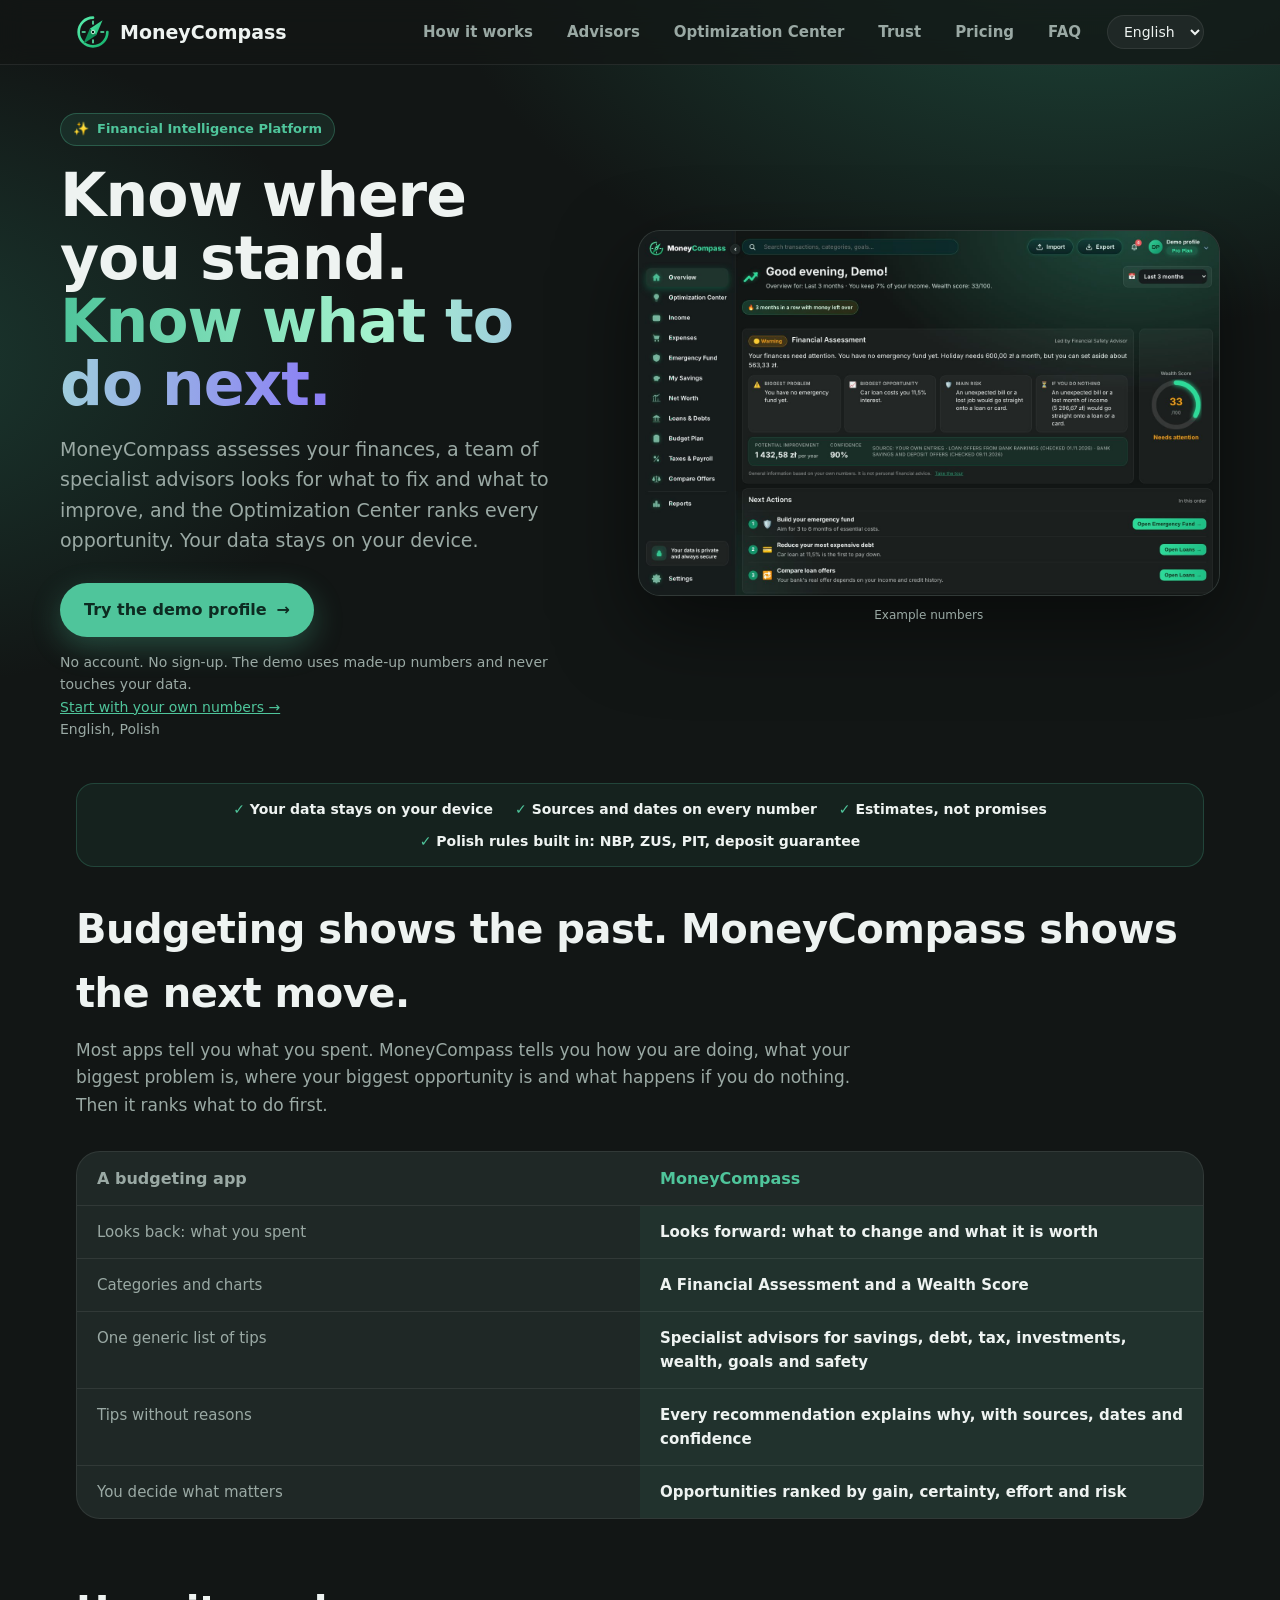
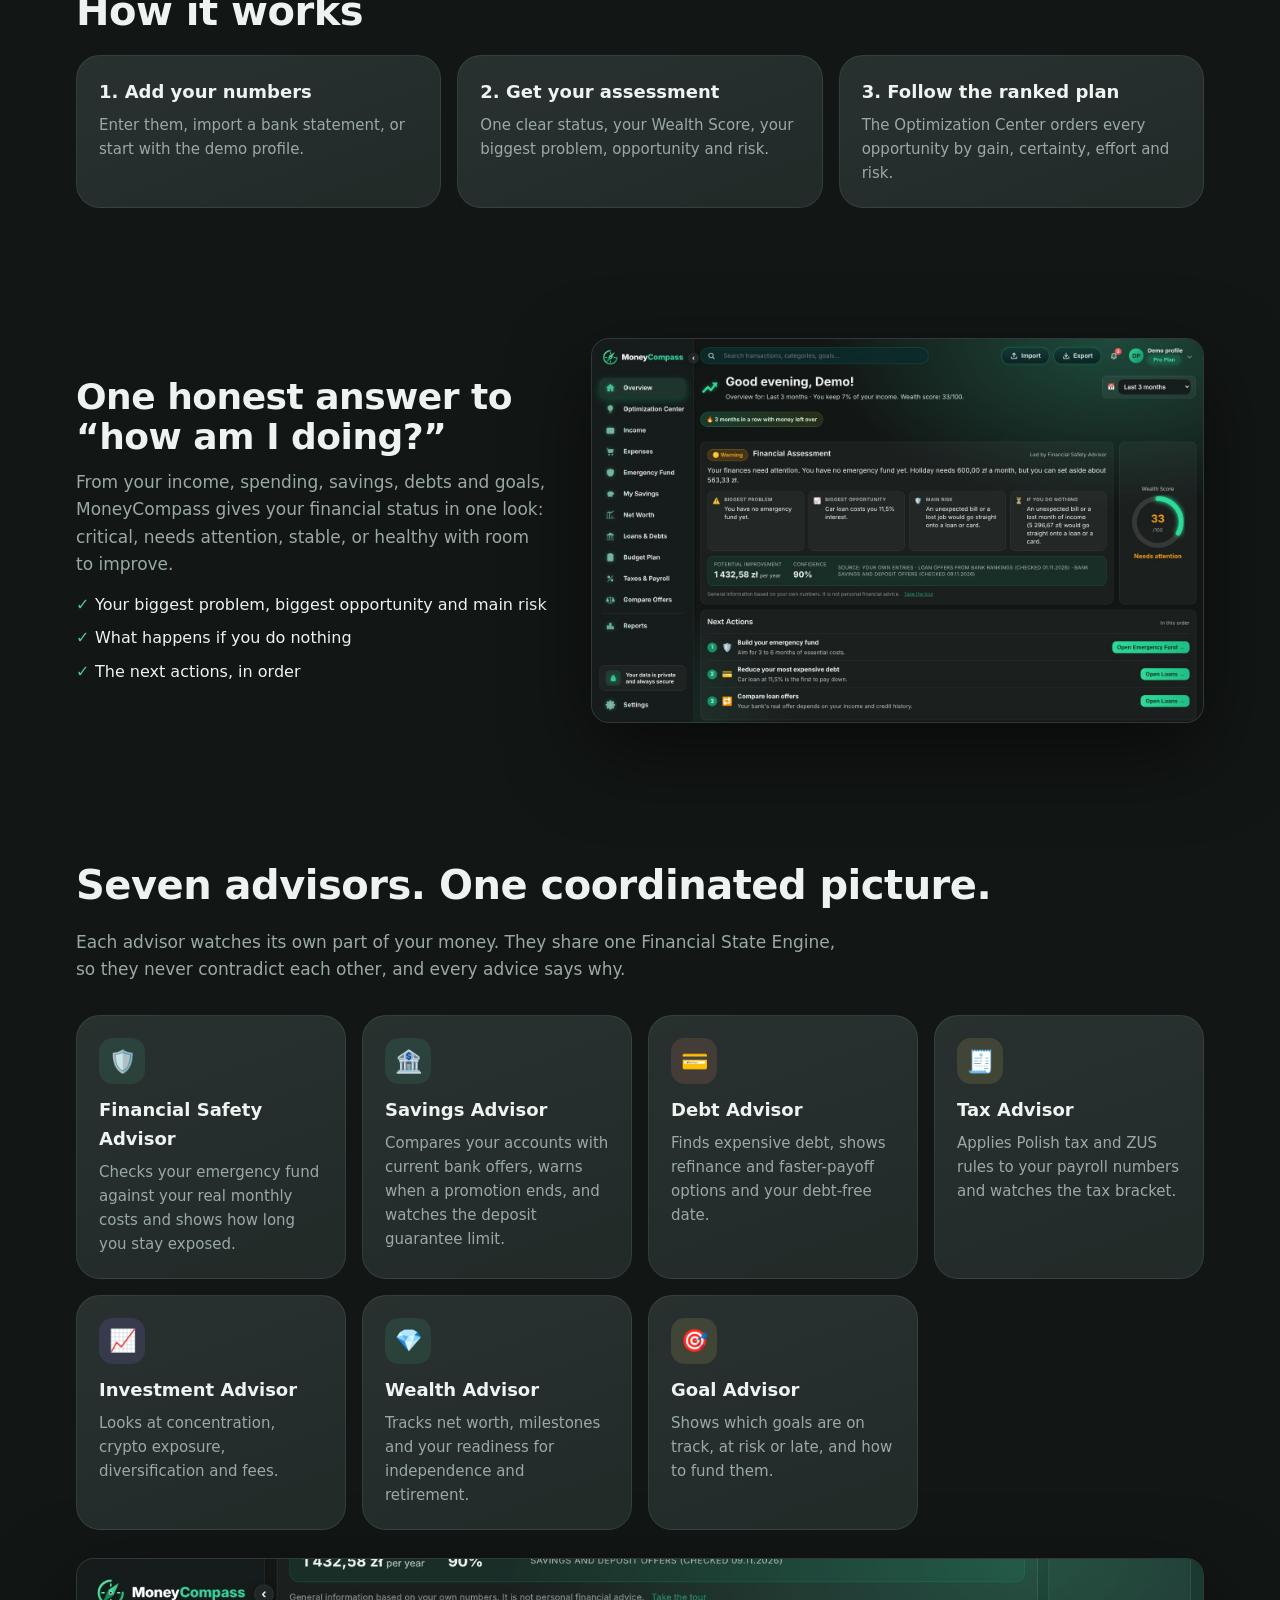
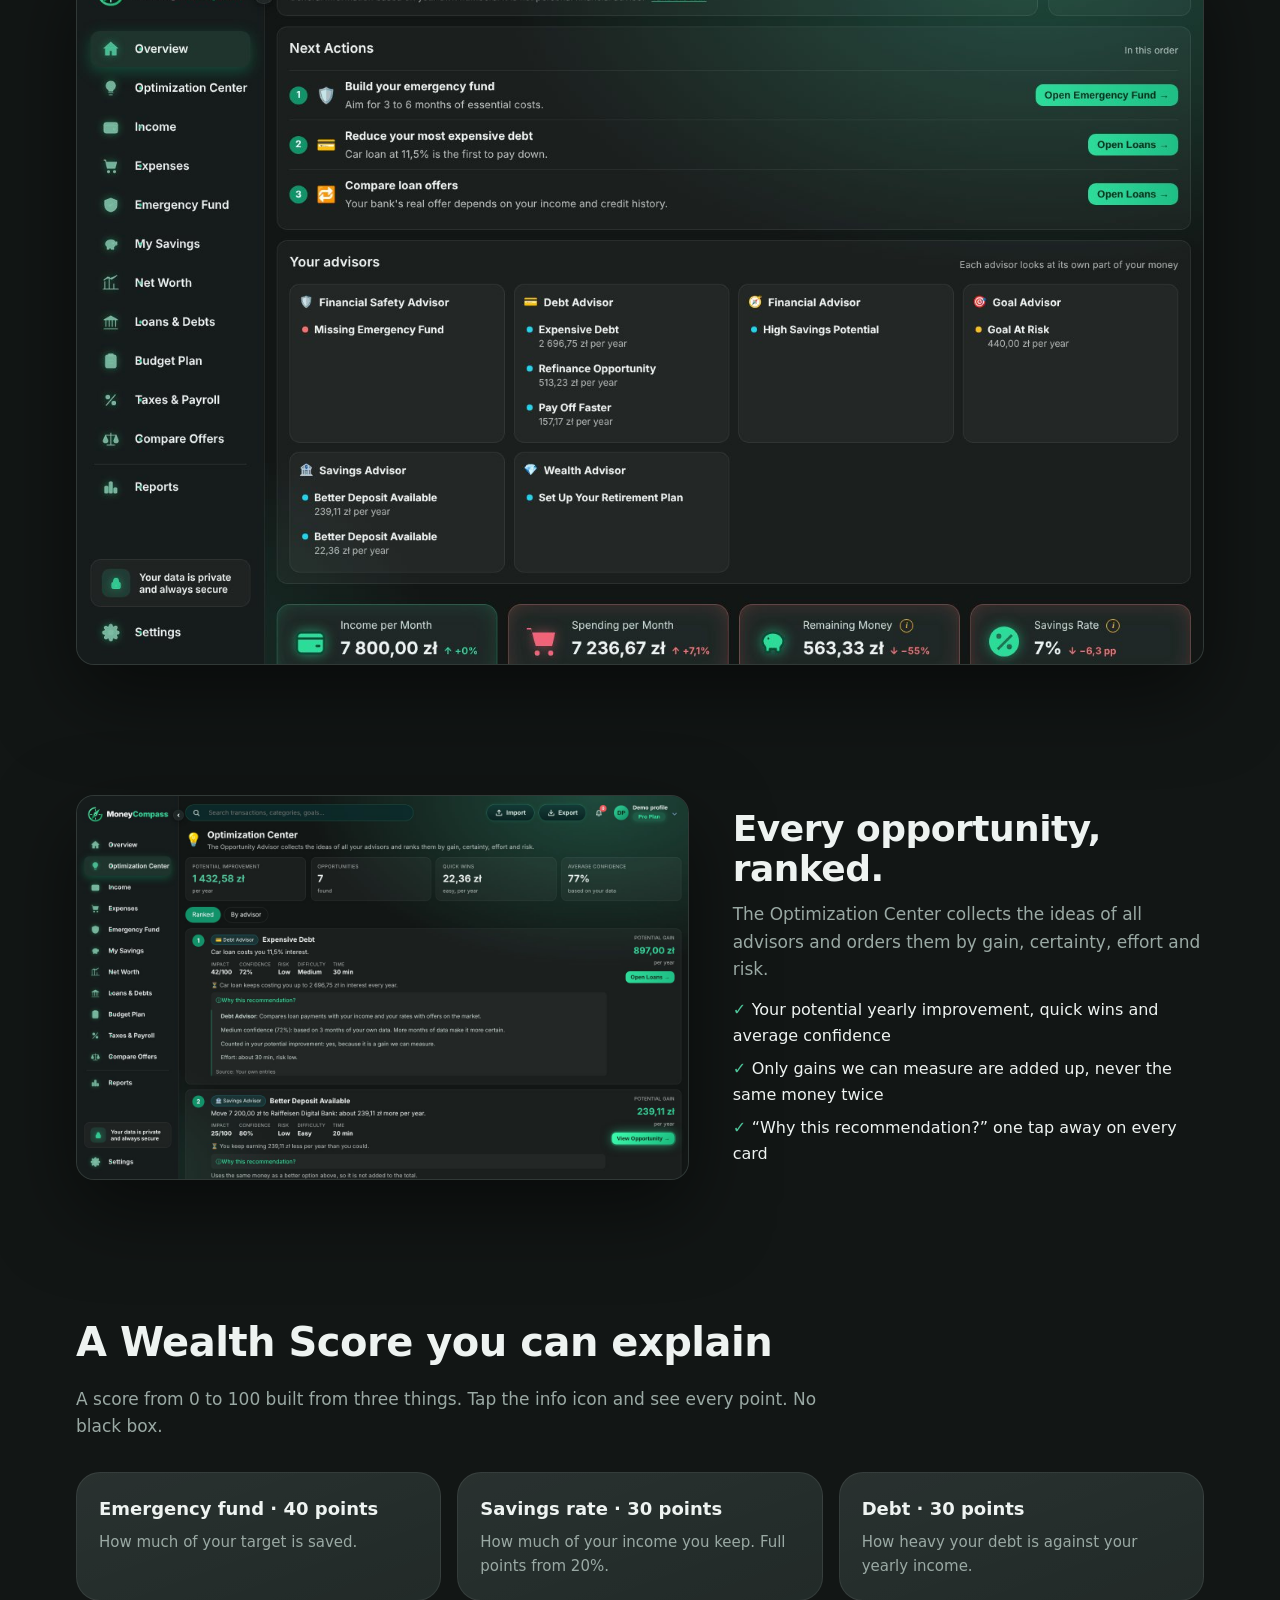
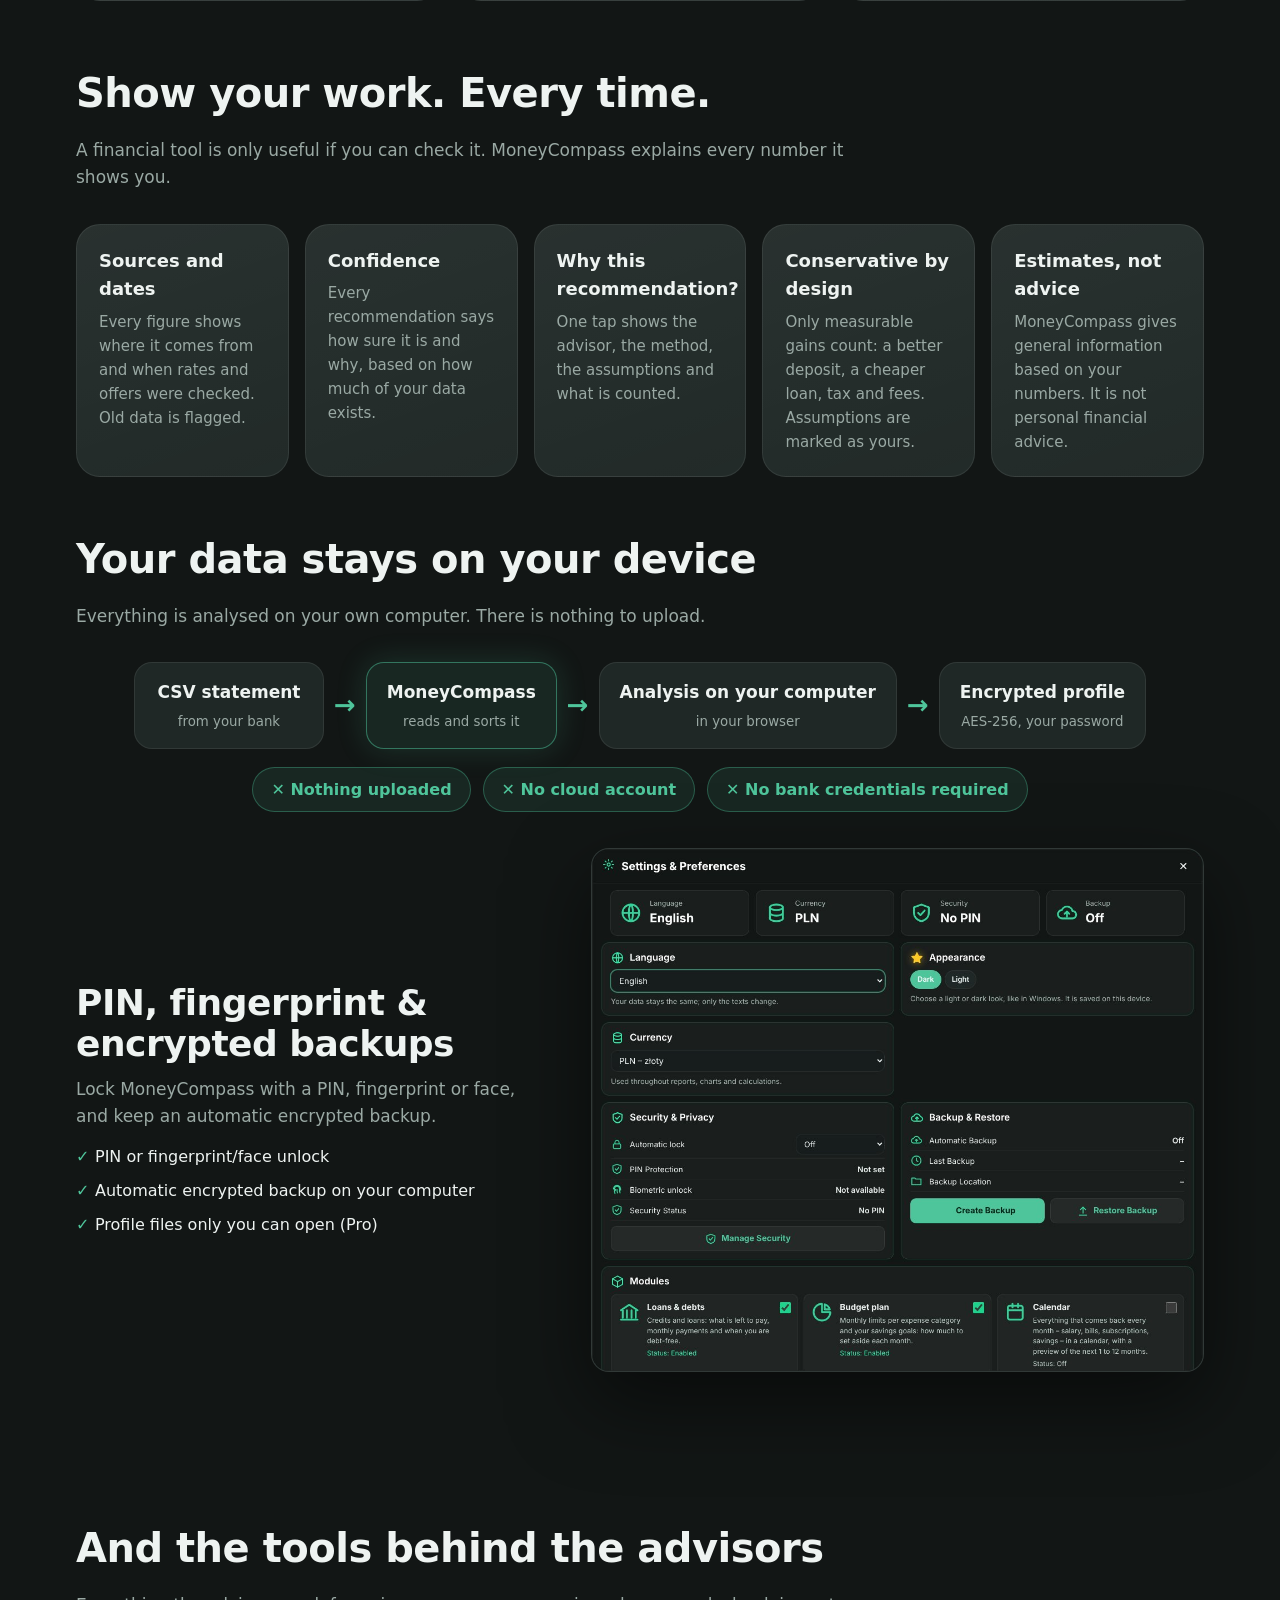
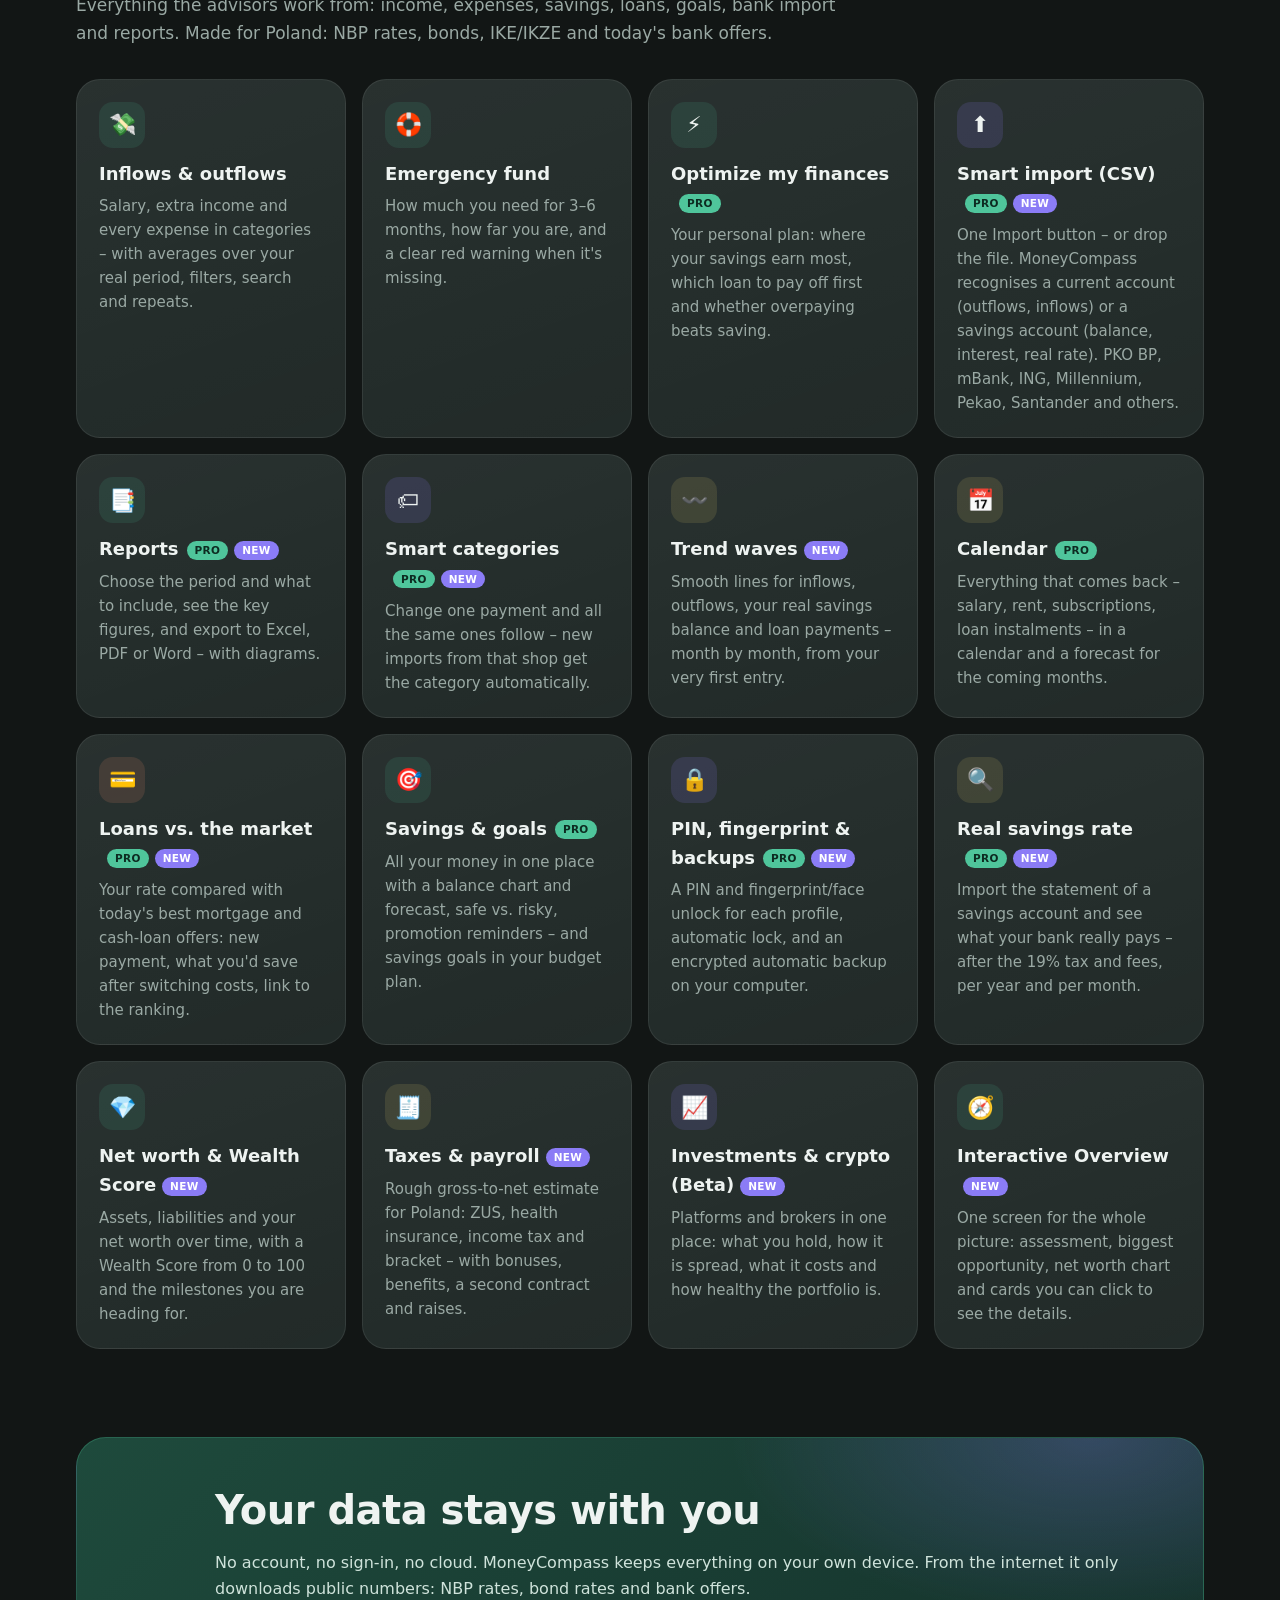
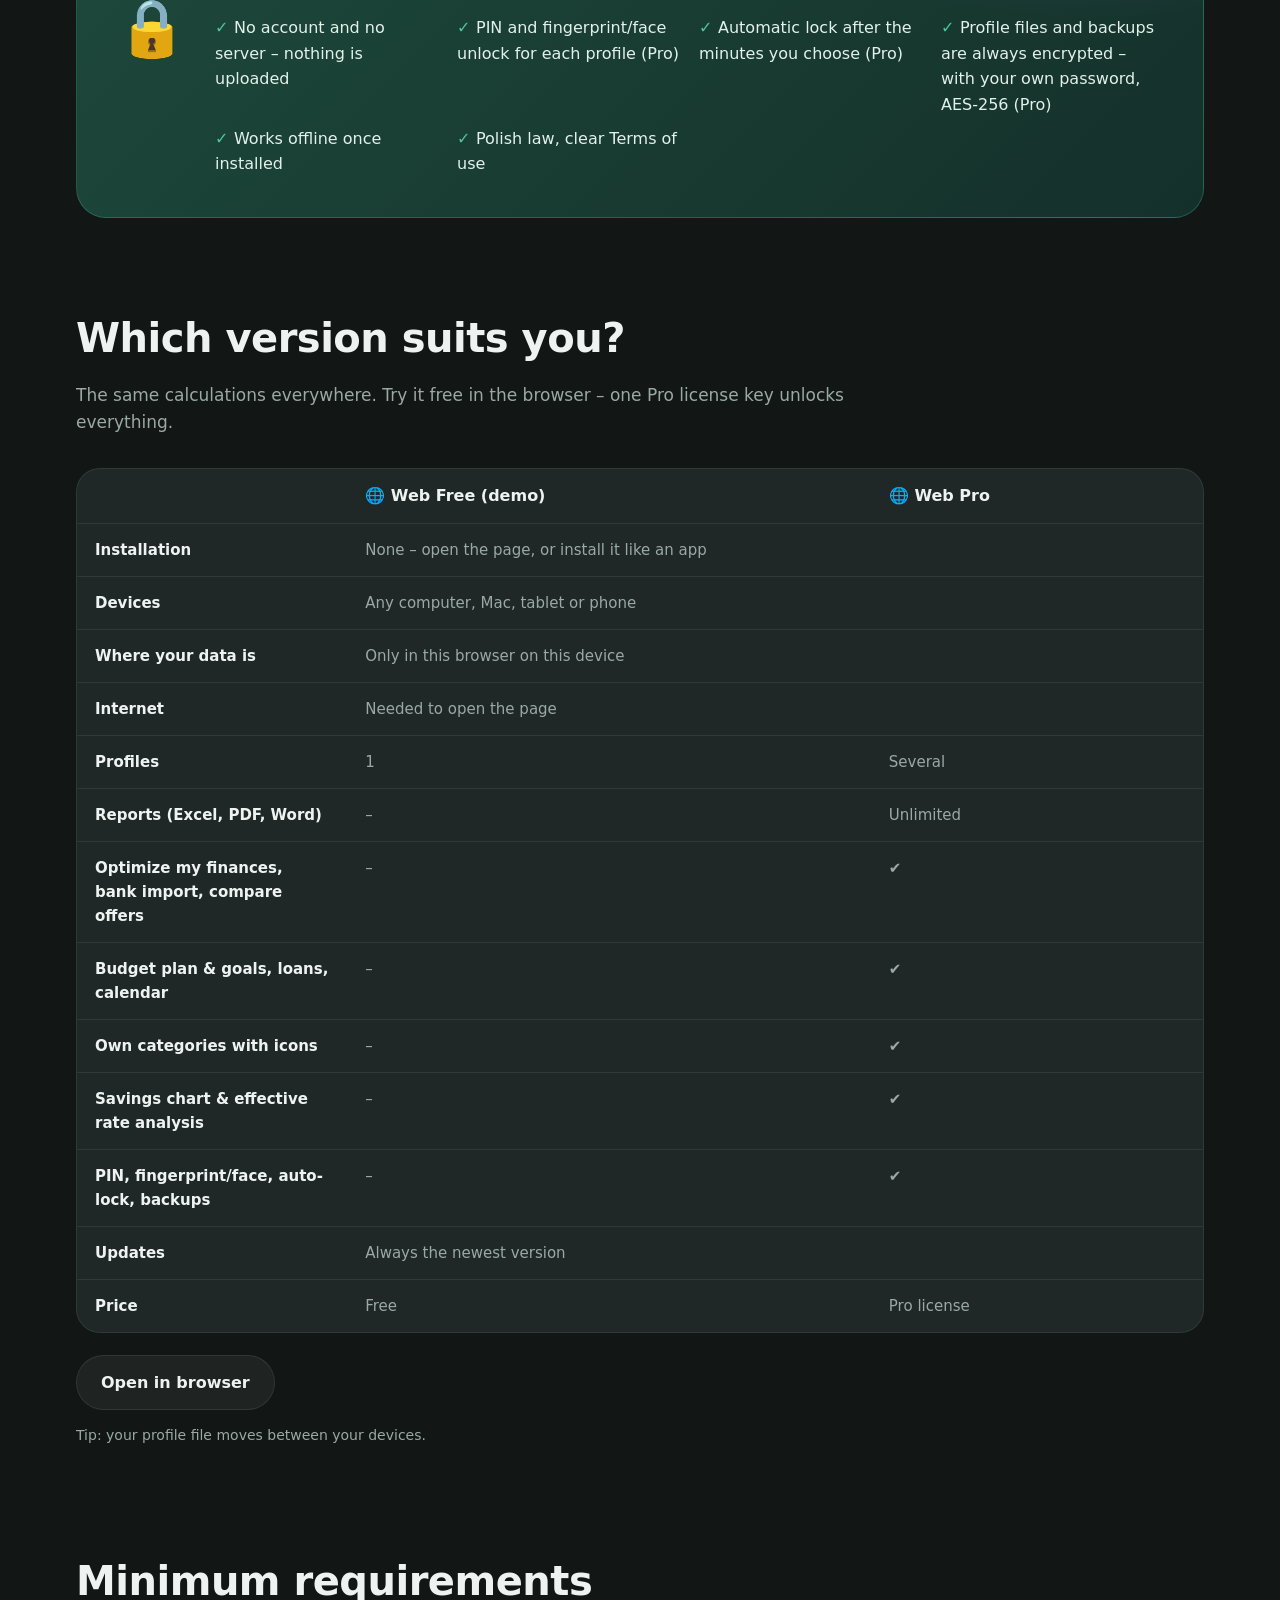
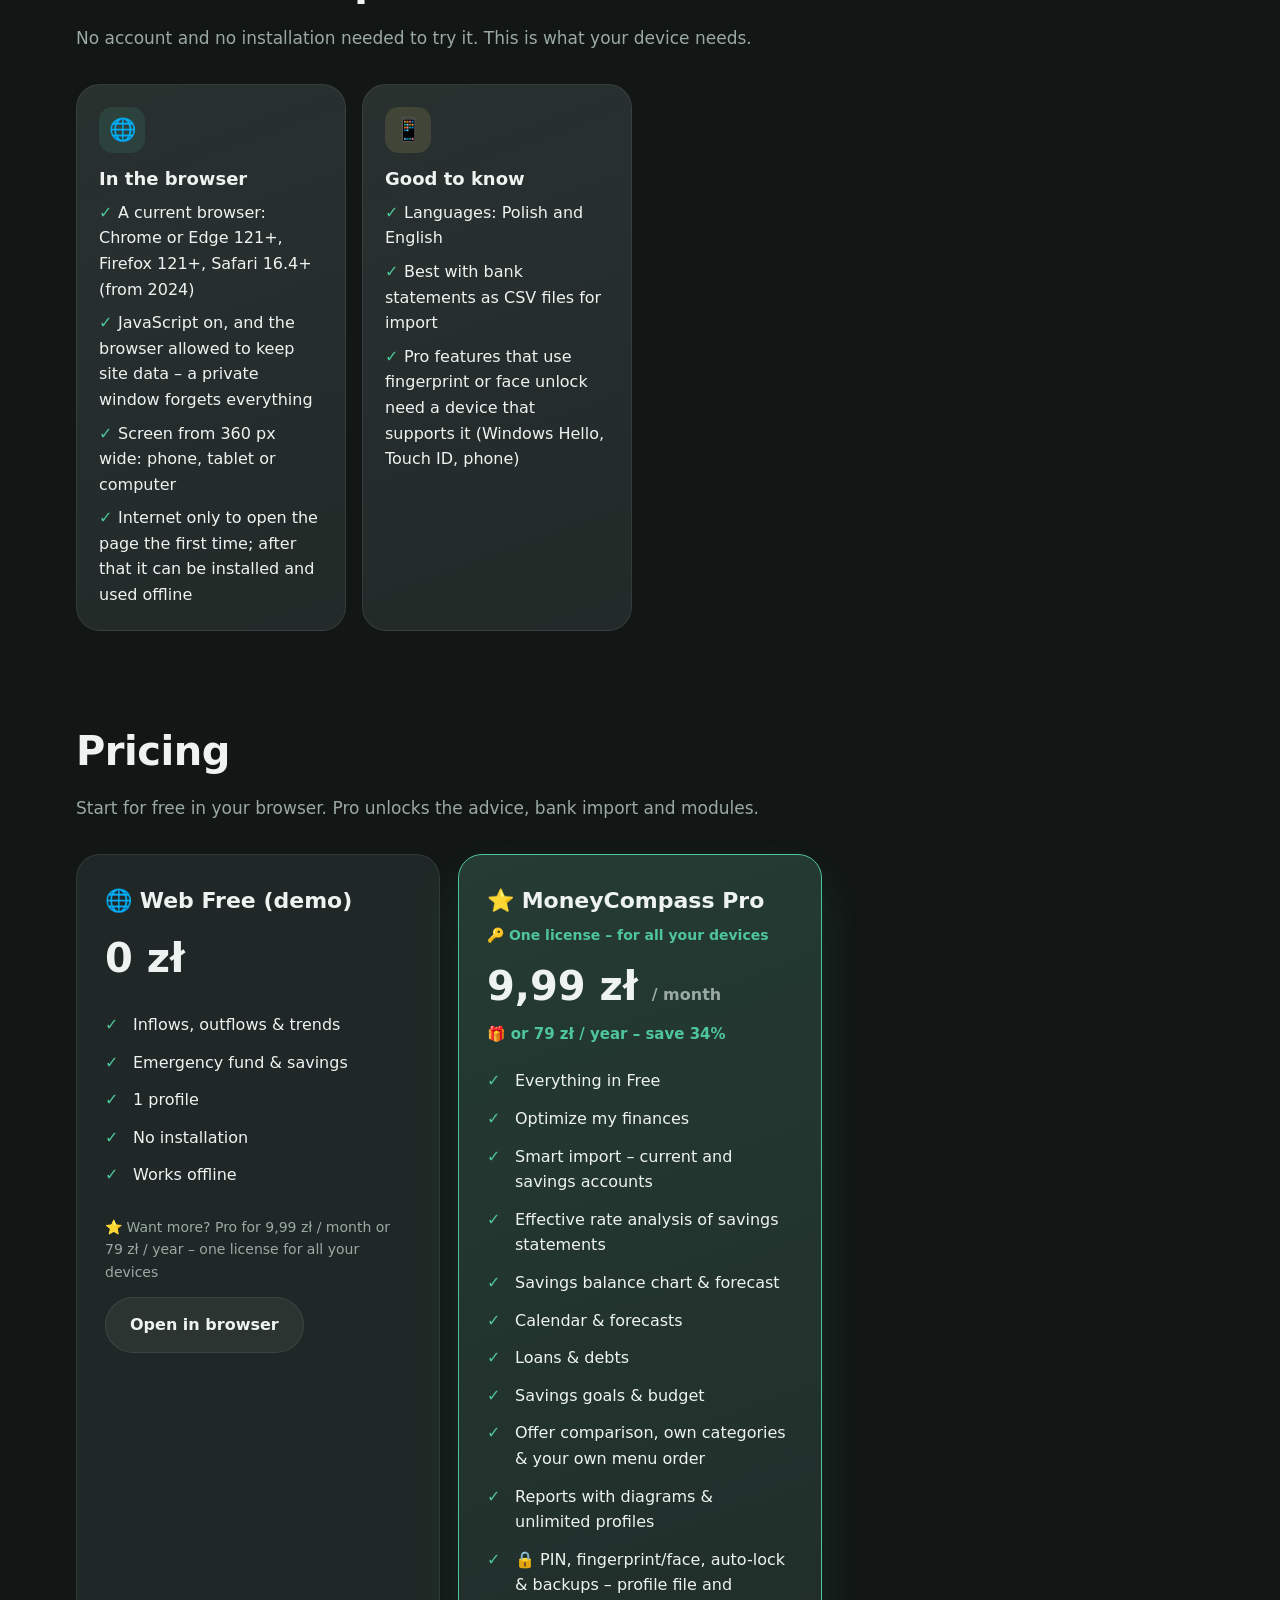
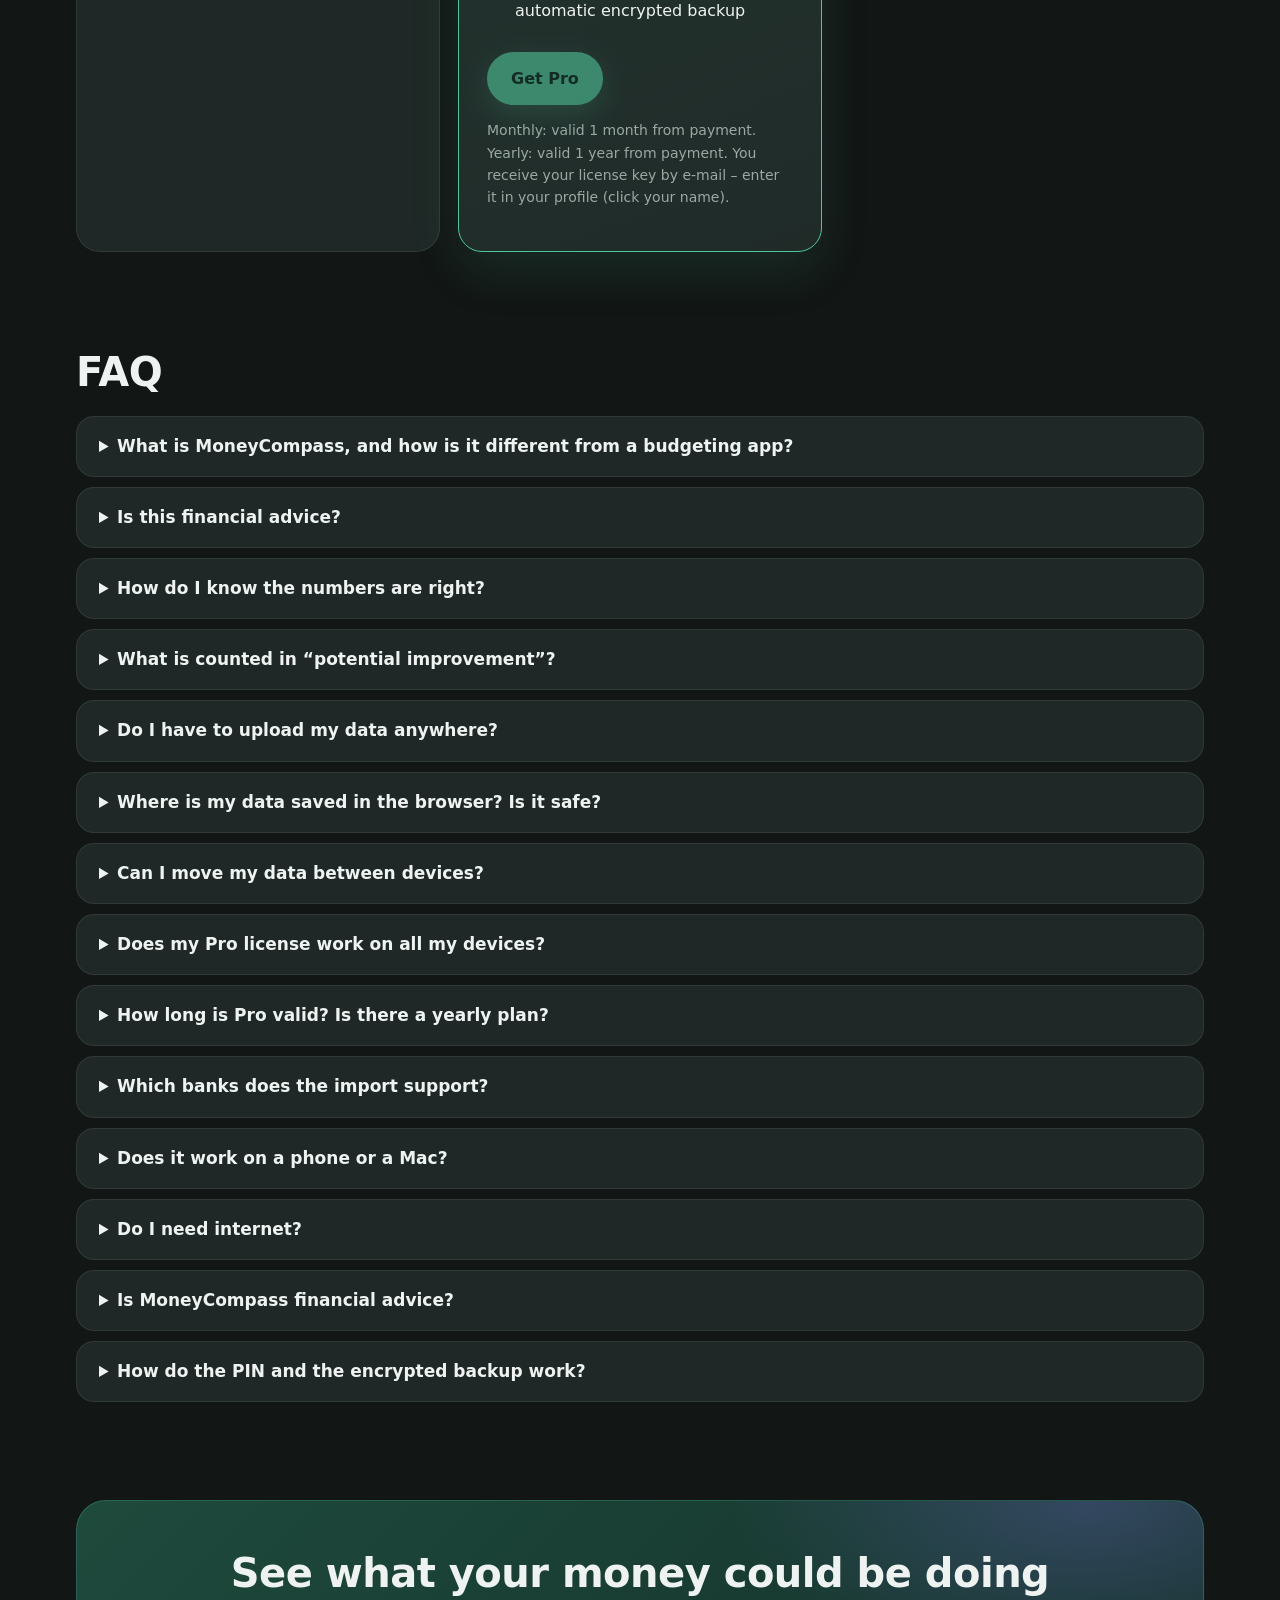
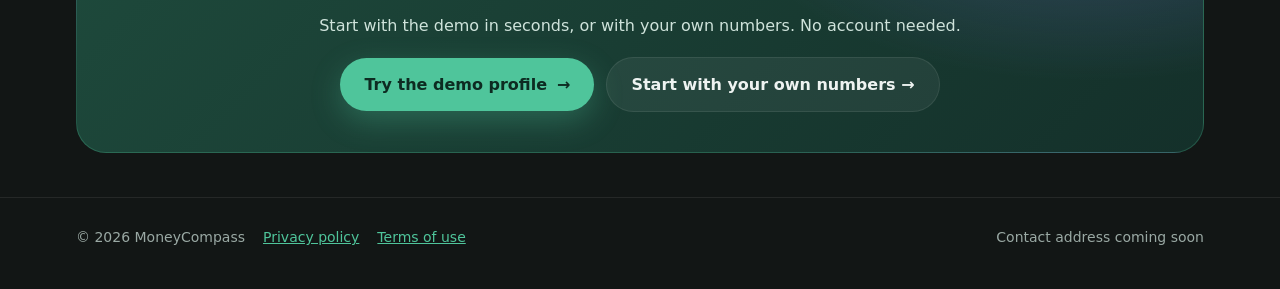
<file: docs/index.html>
<!doctype html>
<html lang="pl">
<head>
<meta charset="utf-8">
<meta name="viewport" content="width=device-width, initial-scale=1">
<title>MoneyCompass – Financial Intelligence Platform</title>
<meta name="description" content="MoneyCompass is a Financial Intelligence Platform: it assesses your finances, a team of advisors finds what to fix and improve, and the Optimization Center ranks every opportunity. Private, on your own device.">
<meta name="theme-color" content="#121615">
<link rel="icon" href="logo.svg?v=2" type="image/svg+xml">
<style>
  /* Emerald – the same look as the MoneyCompass web app */
  :root {
    --bg: #121615; --card: #1F2826; --card2: #182120; --ink: #EEF3F1; --muted: #9AA9A4; --line: rgba(255,255,255,.08);
    --hi: #4FC59B; --hi-dark: #0D2B21; --lav: #8B7CF6; --gold: #E9D16A; --coral: #F28B6B; --radius: 24px;
    color-scheme: dark;
  }
  * { box-sizing: border-box; }
  html { scroll-behavior: smooth; }
  body { margin: 0; font-family: "Segoe UI", system-ui, -apple-system, Roboto, Arial, sans-serif; color: var(--ink); line-height: 1.6;
    background: radial-gradient(1100px 700px at 85% -10%, #1E4A3C 0%, transparent 60%), radial-gradient(900px 600px at -10% 40%, #1B3A31 0%, transparent 55%), var(--bg); background-attachment: fixed; }
  a { color: var(--hi); }
  .wrap { max-width: 1160px; margin: 0 auto; padding: 0 16px; }

  /* Top bar */
  header { position: sticky; top: 0; z-index: 10; background: rgba(18,22,21,.78); backdrop-filter: blur(12px); border-bottom: 1px solid var(--line); }
  .top { display: flex; align-items: center; gap: 12px; height: 64px; }
  .brand { display: flex; align-items: center; gap: 10px; font-weight: 800; font-size: 19px; color: var(--ink); text-decoration: none; }
  .brand img { width: 34px; height: 34px; }
  nav { margin-left: auto; display: flex; gap: 6px; align-items: center; }
  nav a.link { color: var(--muted); text-decoration: none; font-weight: 600; font-size: 15px; padding: 7px 14px; border-radius: 999px; }
  nav a.link:hover { color: var(--ink); background: rgba(255,255,255,.05); }
  select.lang { background: var(--card); color: var(--ink); border: 1px solid var(--line); border-radius: 999px; padding: 7px 12px; font: inherit; font-size: 14px; margin-left: 6px; }
  @media (max-width: 820px) { nav a.link { display: none; } }

  /* Hero */
  .hero { padding: 48px 0 28px; display: grid; grid-template-columns: 1fr 1.1fr; gap: 48px; align-items: center; }
  @media (max-width: 940px) { .hero { grid-template-columns: 1fr; padding-top: 36px; } }
  .badge { display: inline-flex; align-items: center; gap: 8px; font-size: 13px; font-weight: 700; color: var(--hi); background: rgba(79,197,155,.1); border: 1px solid rgba(79,197,155,.3); border-radius: 999px; padding: 5px 12px; margin-bottom: 18px; }
  h1 { font-size: clamp(36px, 5.4vw, 60px); line-height: 1.05; margin: 0 0 18px; letter-spacing: -1px; font-weight: 600; }
  h1 em { font-style: normal; background: linear-gradient(90deg, var(--hi), #A7F3D0 45%, var(--lav)); -webkit-background-clip: text; background-clip: text; color: transparent; }
  .lead { font-size: 19px; color: var(--muted); margin: 0 0 28px; max-width: 560px; }
  .cta { display: flex; gap: 12px; flex-wrap: wrap; align-items: center; }
  .btn { display: inline-flex; align-items: center; gap: 10px; padding: 14px 24px; border-radius: 999px; font-weight: 700; font-size: 16px; text-decoration: none; border: 0; cursor: pointer; transition: transform .15s, filter .15s; }
  .btn:hover { transform: translateY(-1px); filter: brightness(1.06); }
  .btn.go { background: var(--hi); color: var(--hi-dark); box-shadow: 0 10px 30px rgba(79,197,155,.3); }
  .btn.second { background: rgba(255,255,255,.06); color: var(--ink); border: 1px solid var(--line); }
  .small { font-size: 14px; color: var(--muted); margin-top: 14px; }

  /* App preview: drawn like the Emerald app, with example numbers */
  .mock { display: grid; grid-template-columns: 62px 1fr; background: rgba(22,28,27,.9); border: 1px solid var(--line); border-radius: 28px; box-shadow: 0 30px 80px rgba(0,0,0,.5); overflow: hidden; }
  .mock-rail { background: #161C1B; border-right: 1px solid var(--line); display: flex; flex-direction: column; align-items: center; gap: 12px; padding: 16px 0; }
  .mock-rail img { width: 30px; height: 30px; margin-bottom: 8px; }
  .mock-rail span { width: 34px; height: 34px; border-radius: 12px; display: grid; place-items: center; color: var(--muted); }
  .mock-rail span.on { background: var(--hi); color: var(--hi-dark); border-radius: 999px; }
  .mock-main { padding: 18px 18px 16px; display: grid; gap: 12px; min-width: 0; }
  .mock-title { font-size: 26px; font-weight: 500; }
  .mock-tiles { display: grid; grid-template-columns: repeat(4, 1fr); gap: 8px; }
  @media (max-width: 520px) { .mock-tiles { grid-template-columns: 1fr 1fr; } }
  .mtile { background: var(--card); border: 1px solid var(--line); border-radius: 16px; padding: 10px 12px; position: relative; overflow: hidden; }
  .mtile small { display: block; font-size: 11px; color: var(--muted); }
  .mtile b { font-size: 17px; font-weight: 600; white-space: nowrap; }
  .mtile::after { content: ""; position: absolute; right: 10px; bottom: 9px; width: 22px; height: 3px; border-radius: 3px; background: var(--c); }
  .mock-go { background: var(--hi); color: var(--hi-dark); border-radius: 999px; text-align: center; padding: 10px; font-weight: 800; font-size: 15px; }
  .mock-card { background: linear-gradient(160deg, rgba(255,255,255,.045), rgba(255,255,255,.015)), var(--card); border: 1px solid var(--line); border-radius: 20px; padding: 12px 14px 6px; }
  .mock-card h4 { margin: 0 0 6px; font-weight: 600; font-size: 14px; }
  .chips { display: flex; gap: 6px; flex-wrap: wrap; margin-bottom: 4px; }
  .chip { display: inline-flex; align-items: center; gap: 6px; font-size: 11px; font-weight: 600; background: rgba(255,255,255,.05); border-radius: 999px; padding: 3px 9px; }
  .chip i { width: 14px; height: 3px; border-radius: 3px; background: var(--c); }
  .mock svg { width: 100%; height: auto; display: block; }
  .note { font-size: 12px; color: var(--muted); text-align: center; margin-top: 10px; }

  section { padding: 44px 0; }
  h2 { font-size: clamp(28px, 3.6vw, 40px); margin: 0 0 12px; letter-spacing: -.5px; font-weight: 600; }
  .sub { color: var(--muted); font-size: 17px; margin: 0 0 32px; max-width: 780px; }

  /* Features */
  .grid { display: grid; grid-template-columns: repeat(auto-fill, minmax(255px, 1fr)); gap: 16px; }
  .card { background: linear-gradient(160deg, rgba(255,255,255,.045), rgba(255,255,255,.012)), var(--card); border: 1px solid var(--line); border-radius: var(--radius); padding: 22px; transition: transform .2s, border-color .2s; }
  .card:hover { transform: translateY(-3px); border-color: rgba(79,197,155,.35); }
  .card .ic { width: 46px; height: 46px; border-radius: 14px; display: grid; place-items: center; font-size: 22px; margin-bottom: 12px; background: rgba(79,197,155,.12); }
  .card.lav .ic { background: rgba(139,124,246,.15); } .card.gold .ic { background: rgba(233,209,106,.13); } .card.coral .ic { background: rgba(242,139,107,.14); }
  .card h3 { margin: 0 0 6px; font-size: 18px; font-weight: 600; }
  .card p { margin: 0; color: var(--muted); font-size: 15px; }
  .pro-tag { display: inline-block; font-size: 10.5px; font-weight: 800; color: var(--hi-dark); background: var(--hi); border-radius: 999px; padding: 1px 8px; vertical-align: middle; margin-left: 8px; letter-spacing: .03em; }
  .new-tag { display: inline-block; font-size: 10.5px; font-weight: 800; color: #fff; background: var(--lav); border-radius: 999px; padding: 1px 8px; vertical-align: middle; margin-left: 6px; letter-spacing: .03em; }

  /* Pricing */
  .plans { display: grid; grid-template-columns: repeat(3, 1fr); gap: 18px; }
  @media (max-width: 1000px) { .plans { grid-template-columns: 1fr 1fr; } .plan.pro { grid-column: 1 / -1; } }
  @media (max-width: 680px) { .plans { grid-template-columns: 1fr; } }
  .table-wrap { overflow-x: auto; background: var(--card); border: 1px solid var(--line); border-radius: var(--radius); }
  table.cmp { width: 100%; border-collapse: collapse; min-width: 560px; }
  .cmp th, .cmp td { text-align: left; padding: 14px 18px; border-bottom: 1px solid var(--line); vertical-align: top; font-size: 15px; }
  .cmp th { font-size: 16px; font-weight: 600; } .cmp td:first-child { font-weight: 600; width: 24%; } .cmp tr:last-child td { border-bottom: 0; }
  .cmp td:not(:first-child) { color: var(--muted); }
  .cmp4 { min-width: 760px; table-layout: fixed; } .cmp4 th:first-child, .cmp4 td:first-child { width: 24%; }
  .cmp4 th, .cmp4 td { padding: 11px 14px; font-size: 14px; }
  .cmp4 th.pro-col, .cmp4 td.yes { color: var(--hi); }
  .cmp4 td.yes { font-weight: 700; font-size: 16px; } .cmp4 td.no { opacity: .5; }
  @media (max-width: 700px) {
    .cmp4 { min-width: 620px; } .cmp4 th, .cmp4 td { padding: 9px 10px; font-size: 12.5px; }
    .cmp4 th:first-child, .cmp4 td:first-child { position: sticky; left: 0; z-index: 1; background: #1B2422; width: 120px; box-shadow: 1px 0 0 var(--line); }
  }
  .plan { background: var(--card); border: 1px solid var(--line); border-radius: var(--radius); padding: 28px; }
  .plan.pro { border: 1.5px solid var(--hi); background: linear-gradient(160deg, rgba(79,197,155,.12), rgba(79,197,155,.02)), var(--card); box-shadow: 0 20px 50px rgba(79,197,155,.12); }
  .plan h3 { margin: 0; font-size: 22px; font-weight: 600; }
  .plan .both { margin: 6px 0 0; font-weight: 700; color: var(--hi); font-size: 14px; }
  .plan .yearly { margin: 0 0 6px; color: var(--hi); font-size: 15px; }
  .plan .upgrade { margin: 0 0 14px; font-size: 14px; color: var(--muted); }
  .price { font-size: 40px; font-weight: 700; margin: 8px 0 4px; }
  .price small { font-size: 16px; color: var(--muted); font-weight: 600; }
  .plan ul { padding: 0; list-style: none; margin: 16px 0 22px; }
  .plan li { padding: 6px 0 6px 28px; position: relative; }
  .plan li::before { content: "✓"; position: absolute; left: 0; color: var(--hi); font-weight: 800; }

  /* Privacy band */
  .band { background: radial-gradient(600px 300px at 90% 0%, rgba(139,124,246,.25), transparent 60%), linear-gradient(135deg, #1E4A3C, #14302A); border: 1px solid rgba(79,197,155,.25); border-radius: 30px; padding: 40px; display: grid; grid-template-columns: auto 1fr; gap: 28px; align-items: center; }
  .band .big { font-size: 56px; }
  .band p { margin: 8px 0 0; color: #CFE3DB; }
  .band ul { margin: 14px 0 0; padding: 0; list-style: none; display: grid; grid-template-columns: repeat(auto-fill, minmax(220px, 1fr)); gap: 8px 20px; color: #E3F1EB; }
  .band li::before { content: "✓ "; color: var(--hi); font-weight: 800; }
  @media (max-width: 640px) { .band { grid-template-columns: 1fr; padding: 28px; } }

  /* FAQ */
  details { background: var(--card); border: 1px solid var(--line); border-radius: 18px; padding: 16px 22px; margin-bottom: 10px; }
  details[open] { border-color: rgba(79,197,155,.3); }
  summary { font-weight: 600; cursor: pointer; font-size: 17px; }
  details p { color: var(--muted); margin: 10px 0 0; }

  footer { border-top: 1px solid var(--line); padding: 28px 0 40px; color: var(--muted); font-size: 14px; }
  .foot { display: flex; gap: 18px; flex-wrap: wrap; align-items: center; }
  .foot .right { margin-left: auto; }

  /* Screenshots and local-first diagram */
  .shot { display: block; border-radius: 18px; overflow: hidden; border: 1px solid var(--line); box-shadow: 0 30px 80px rgba(0,0,0,.5); background: var(--card); }
  .shot img { display: block; width: 100%; height: auto; }
  .hero-shot { border-radius: 22px; }
  .split { display: grid; grid-template-columns: 1fr 1.3fr; gap: 44px; align-items: center; margin: 56px 0; }
  .split.rev { grid-template-columns: 1.3fr 1fr; } .split.rev .txt { order: 2; }
  .split h2 { font-size: clamp(26px, 3.2vw, 36px); line-height: 1.12; margin: 0 0 12px; letter-spacing: -.5px; }
  .split p { color: var(--muted); font-size: 17px; margin: 0 0 14px; }
  .ticks { list-style: none; margin: 0; padding: 0; display: grid; gap: 8px; } .ticks li::before { content: "✓ "; color: var(--hi); font-weight: 800; }
  @media (max-width: 900px) { .split, .split.rev { grid-template-columns: 1fr; gap: 22px; margin: 36px 0; } .split.rev .txt { order: 0; } }
  .stat { display: flex; align-items: center; gap: 22px; flex-wrap: wrap; justify-content: center; background: linear-gradient(90deg, rgba(79,197,155,.16), rgba(139,124,246,.12)); border: 1px solid rgba(79,197,155,.35); border-radius: 24px; padding: 22px 30px; margin-top: 28px; }
  .stat-n { font-size: clamp(36px, 6vw, 58px); font-weight: 800; color: var(--hi); letter-spacing: -1px; }
  .stat-t b { display: block; font-size: 20px; } .stat-t small { color: var(--muted); font-size: 14px; }
  #local { padding-top: 20px; }
  .flow { display: flex; align-items: stretch; justify-content: center; gap: 10px; flex-wrap: wrap; margin: 26px 0 18px; }
  .flow i { align-self: center; font-style: normal; color: var(--hi); font-size: 26px; font-weight: 800; }
  .fl-b { background: var(--card); border: 1px solid var(--line); border-radius: 18px; padding: 16px 20px; min-width: 190px; text-align: center; display: grid; gap: 4px; }
  .fl-b b { font-size: 17px; } .fl-b small { color: var(--muted); }
  .fl-b.hi { border-color: rgba(79,197,155,.5); background: rgba(79,197,155,.1); box-shadow: 0 0 30px rgba(79,197,155,.18); }
  @media (max-width: 820px) { .flow { flex-direction: column; align-items: center; } .flow i { transform: rotate(90deg); } .fl-b { width: 100%; max-width: 360px; } }
  .nots { display: flex; justify-content: center; gap: 12px; flex-wrap: wrap; }
  .nots span { background: rgba(79,197,155,.1); border: 1px solid rgba(79,197,155,.35); color: var(--hi); font-weight: 700; border-radius: 999px; padding: 9px 18px; }
  .nots span::before { content: "✕ "; }

  /* Repositioned homepage */
  .strip { display: flex; flex-wrap: wrap; gap: 10px 22px; justify-content: center; padding: 14px 18px; background: rgba(79,197,155,.07); border: 1px solid rgba(79,197,155,.22); border-radius: 18px; color: var(--ink); font-size: 14px; font-weight: 600; }
  .strip span::before { content: "✓ "; color: var(--hi); font-weight: 800; }
  .vs { background: var(--card); border: 1px solid var(--line); border-radius: var(--radius); overflow: hidden; }
  .vs-h, .vs-r { display: grid; grid-template-columns: 1fr 1fr; }
  .vs-h b, .vs-r span { padding: 14px 20px; border-bottom: 1px solid var(--line); }
  .vs-h b { font-size: 16px; color: var(--muted); } .vs-h b.mc { color: var(--hi); }
  .vs-r span { color: var(--muted); font-size: 15px; } .vs-r span.mc { color: var(--ink); font-weight: 600; background: rgba(79,197,155,.06); }
  .vs-r:last-child span { border-bottom: 0; }
  @media (max-width: 640px) { .vs-h b, .vs-r span { padding: 11px 12px; font-size: 13.5px; } }
  .steps { grid-template-columns: repeat(auto-fit, minmax(240px, 1fr)); }
  .band.fin { grid-template-columns: 1fr; text-align: center; justify-items: center; } .band.fin .cta { justify-content: center; }
  .five { grid-template-columns: repeat(auto-fit, minmax(200px, 1fr)); }
  #why, #how, #advisors, #trust, #wealthscore { padding: 30px 0; }
</style>
</head>
<body>
<header>
  <div class="wrap top">
    <a class="brand" href="#"><img src="logo.svg?v=2" alt=""> MoneyCompass</a>
    <nav>
      <a class="link" href="#how" data-t="nav_how"></a>
      <a class="link" href="#advisors" data-t="nav_adv"></a>
      <a class="link" href="#optcenter" data-t="nav_oc"></a>
      <a class="link" href="#trust" data-t="nav_trust"></a>
      <a class="link" href="#pricing" data-t="nav_pricing">Cennik</a>
      <a class="link" href="#faq" data-t="nav_faq">Pytania</a>
      <select class="lang" id="lang" aria-label="Language">
        <option value="pl">Polski</option>
        <option value="en">English</option>
      </select>
    </nav>
  </div>
</header>

<main>
  <div class="wrap hero">
    <div>
      <div class="badge">✨ <span data-t="hero_badge"></span></div>
      <h1 data-t="hero_title" data-html>Twoje pieniądze, <em>we właściwym kierunku</em>.</h1>
      <p class="lead" data-t="hero_lead2"></p>
      <div class="cta">
        <a class="btn go" href="app/?demo=1"><span data-t="open_web2"></span> →</a>
      </div>
      <p class="small"><span data-t="web_note2"></span><br><a href="app/" data-t="w_own"></a><br><span data-t="requirements"></span></p>
    </div>
    <div>
      <a class="shot hero-shot" href="shots/assessment.jpg" target="_blank" rel="noopener"><img src="shots/assessment.jpg" width="1500" height="940" alt="MoneyCompass – Financial Assessment with Wealth Score"></a>
      <p class="note" data-t="pv_note">Przykładowe liczby</p>
    </div>
  </div>
  <div class="wrap"><div class="strip"><span data-t="st1"></span><span data-t="st2"></span><span data-t="st3"></span><span data-t="st4"></span></div></div>

  <section id="why"><div class="wrap">
      <h2 data-t="wy_t"></h2><p class="sub" data-t="wy_s"></p>
      <div class="vs"><div class="vs-h"><b data-t="wy_h1"></b><b class="mc" data-t="wy_h2"></b></div><div class="vs-r"><span data-t="wy1a"></span><span class="mc" data-t="wy1b"></span></div><div class="vs-r"><span data-t="wy2a"></span><span class="mc" data-t="wy2b"></span></div><div class="vs-r"><span data-t="wy3a"></span><span class="mc" data-t="wy3b"></span></div><div class="vs-r"><span data-t="wy4a"></span><span class="mc" data-t="wy4b"></span></div><div class="vs-r"><span data-t="wy5a"></span><span class="mc" data-t="wy5b"></span></div></div>
  </div></section>

  <section id="how"><div class="wrap">
      <h2 data-t="hw_t"></h2>
      <div class="grid steps"><div class="card"><h3 data-t="hw1_t"></h3><p data-t="hw1_p"></p></div><div class="card"><h3 data-t="hw2_t"></h3><p data-t="hw2_p"></p></div><div class="card"><h3 data-t="hw3_t"></h3><p data-t="hw3_p"></p></div></div>
  </div></section>

  <section id="assessment"><div class="wrap">
      <div class="split"><div class="txt"><h2 data-t="as_t"></h2><p data-t="as_p"></p><ul class="ticks"><li data-t="as_1"></li><li data-t="as_2"></li><li data-t="as_3"></li></ul></div>
        <a class="shot" href="shots/assessment.jpg" target="_blank" rel="noopener"><img src="shots/assessment.jpg" width="1500" height="940" loading="lazy" alt="Financial Assessment"></a></div>
  </div></section>

  <section id="advisors"><div class="wrap">
      <h2 data-t="ad_t"></h2><p class="sub" data-t="ad_s"></p>
      <div class="grid"><div class="card "><div class="ic">🛡️</div><h3 data-t="ad1_t"></h3><p data-t="ad1_p"></p></div><div class="card "><div class="ic">🏦</div><h3 data-t="ad2_t"></h3><p data-t="ad2_p"></p></div><div class="card coral"><div class="ic">💳</div><h3 data-t="ad3_t"></h3><p data-t="ad3_p"></p></div><div class="card gold"><div class="ic">🧾</div><h3 data-t="ad4_t"></h3><p data-t="ad4_p"></p></div><div class="card lav"><div class="ic">📈</div><h3 data-t="ad5_t"></h3><p data-t="ad5_p"></p></div><div class="card "><div class="ic">💎</div><h3 data-t="ad6_t"></h3><p data-t="ad6_p"></p></div><div class="card gold"><div class="ic">🎯</div><h3 data-t="ad7_t"></h3><p data-t="ad7_p"></p></div></div>
      <a class="shot" style="margin-top:28px" href="shots/advisors.jpg" target="_blank" rel="noopener"><img src="shots/advisors.jpg" width="1500" height="940" loading="lazy" alt="Your advisors"></a>
  </div></section>

  <section id="optcenter"><div class="wrap">
      <div class="split rev"><div class="txt"><h2 data-t="oc_t"></h2><p data-t="oc_p"></p><ul class="ticks"><li data-t="oc_1"></li><li data-t="oc_2"></li><li data-t="oc_3"></li></ul></div>
        <a class="shot" href="shots/optcenter2.jpg" target="_blank" rel="noopener"><img src="shots/optcenter2.jpg" width="1500" height="940" loading="lazy" alt="Optimization Center"></a></div>
  </div></section>

  <section id="wealthscore"><div class="wrap">
      <h2 data-t="ws_t"></h2><p class="sub" data-t="ws_s"></p>
      <div class="grid steps"><div class="card"><h3 data-t="ws1_t"></h3><p data-t="ws1_p"></p></div><div class="card"><h3 data-t="ws2_t"></h3><p data-t="ws2_p"></p></div><div class="card"><h3 data-t="ws3_t"></h3><p data-t="ws3_p"></p></div></div>
  </div></section>

  <section id="trust"><div class="wrap">
      <h2 data-t="tr_t"></h2><p class="sub" data-t="tr_s"></p>
      <div class="grid five"><div class="card"><h3 data-t="tr1_t"></h3><p data-t="tr1_p"></p></div><div class="card"><h3 data-t="tr2_t"></h3><p data-t="tr2_p"></p></div><div class="card"><h3 data-t="tr3_t"></h3><p data-t="tr3_p"></p></div><div class="card"><h3 data-t="tr4_t"></h3><p data-t="tr4_p"></p></div><div class="card"><h3 data-t="tr5_t"></h3><p data-t="tr5_p"></p></div></div>
  </div></section>

  <section id="local">
    <div class="wrap">
      <h2 data-t="x_loc_t"></h2><p class="sub" data-t="x_loc_s"></p>
      <div class="flow">
        <div class="fl-b"><b data-t="x_f1"></b><small data-t="x_f1s"></small></div><i>→</i>
        <div class="fl-b hi"><b>MoneyCompass</b><small data-t="x_f2s"></small></div><i>→</i>
        <div class="fl-b"><b data-t="x_f3"></b><small data-t="x_f3s"></small></div><i>→</i>
        <div class="fl-b"><b data-t="x_f4"></b><small data-t="x_f4s"></small></div>
      </div>
      <div class="nots"><span data-t="x_n1"></span><span data-t="x_n2"></span><span data-t="x_n3"></span></div>
      <div class="split" style="margin-top:36px">
        <div class="txt"><h2 data-t="x_sec_t"></h2><p data-t="x_sec_p"></p><ul class="ticks"><li data-t="x_sec_1"></li><li data-t="x_sec_2"></li><li data-t="x_sec_3"></li></ul></div>
        <a class="shot" href="shots/security.jpg" target="_blank" rel="noopener"><img src="shots/security.jpg" width="1100" height="940" loading="lazy" alt="Security and backup"></a>
      </div>
    </div>
  </section>

  <section id="features">
    <div class="wrap">
      <h2 data-t="f_title"></h2>
      <p class="sub" data-t="f_sub"></p>
      <div class="grid">
        <div class="card"><div class="ic">💸</div><h3><span data-t="n1_t"></span></h3><p data-t="n1_p"></p></div>
        <div class="card"><div class="ic">🛟</div><h3><span data-t="n2_t"></span></h3><p data-t="n2_p"></p></div>
        <div class="card"><div class="ic">⚡</div><h3><span data-t="n3_t"></span><span class="pro-tag">PRO</span></h3><p data-t="n3_p"></p></div>
        <div class="card lav"><div class="ic">⬆</div><h3><span data-t="n4_t"></span><span class="pro-tag">PRO</span><span class="new-tag" data-t="new">NEW</span></h3><p data-t="n4_p"></p></div>
        <div class="card"><div class="ic">📑</div><h3><span data-t="n13_t"></span><span class="pro-tag">PRO</span><span class="new-tag" data-t="new">NEW</span></h3><p data-t="n13_p"></p></div>
        <div class="card lav"><div class="ic">🏷</div><h3><span data-t="n5_t"></span><span class="pro-tag">PRO</span><span class="new-tag" data-t="new">NEW</span></h3><p data-t="n5_p"></p></div>
        <div class="card gold"><div class="ic">〰️</div><h3><span data-t="n6_t"></span><span class="new-tag" data-t="new">NEW</span></h3><p data-t="n6_p"></p></div>
        <div class="card gold"><div class="ic">📅</div><h3><span data-t="n7_t"></span><span class="pro-tag">PRO</span></h3><p data-t="n7_p"></p></div>
        <div class="card coral"><div class="ic">💳</div><h3><span data-t="n8_t"></span><span class="pro-tag">PRO</span><span class="new-tag" data-t="new">NEW</span></h3><p data-t="n8_p"></p></div>
        <div class="card"><div class="ic">🎯</div><h3><span data-t="n9_t"></span><span class="pro-tag">PRO</span></h3><p data-t="n9_p"></p></div>
        <div class="card lav"><div class="ic">🔒</div><h3><span data-t="n10_t"></span><span class="pro-tag">PRO</span><span class="new-tag" data-t="new">NEW</span></h3><p data-t="n10_p"></p></div>
        <div class="card gold"><div class="ic">🔍</div><h3><span data-t="n11_t"></span><span class="pro-tag">PRO</span><span class="new-tag" data-t="new">NEW</span></h3><p data-t="n11_p"></p></div>
        <div class="card"><div class="ic">💎</div><h3><span data-t="n14_t"></span><span class="new-tag" data-t="new">NEW</span></h3><p data-t="n14_p"></p></div>
        <div class="card gold"><div class="ic">🧾</div><h3><span data-t="n15_t"></span><span class="new-tag" data-t="new">NEW</span></h3><p data-t="n15_p"></p></div>
        <div class="card lav"><div class="ic">📈</div><h3><span data-t="n16_t"></span><span class="new-tag" data-t="new">NEW</span></h3><p data-t="n16_p"></p></div>
        <div class="card"><div class="ic">🧭</div><h3><span data-t="n17_t"></span><span class="new-tag" data-t="new">NEW</span></h3><p data-t="n17_p"></p></div>
      </div>
    </div>
  </section>

  <section id="security">
    <div class="wrap">
      <div class="band">
        <div class="big">🔒</div>
        <div>
          <h2 style="margin:0" data-t="p_title"></h2>
          <p data-t="p_text2"></p>
          <ul><li data-t="s1"></li><li data-t="s2"></li><li data-t="s3"></li><li data-t="s4"></li><li data-t="s5"></li><li data-t="s6"></li></ul>
        </div>
      </div>
    </div>
  </section>

  <section id="compare">
    <div class="wrap">
      <h2 data-t="cmp_title"></h2>
      <p class="sub" data-t="cmp_sub"></p>
      <div class="table-wrap">
      <table class="cmp">
        <thead><tr><th></th><th>🌐 <span data-t="h_wf"></span></th><th class="pro-col">🌐 <span data-t="h_wp"></span></th></tr></thead>
        <tbody>
          <tr><td data-t="v1"></td><td colspan=2 data-t="v1w"></td></tr>
          <tr><td data-t="v2"></td><td colspan=2 data-t="v2w"></td></tr>
          <tr><td data-t="v3"></td><td colspan=2 data-t="v3w"></td></tr>
          <tr><td data-t="v4"></td><td colspan=2 data-t="v4w"></td></tr>
          <tr><td data-t="v5"></td><td>1</td><td data-t="v5wp"></td></tr>
          <tr><td data-t="v6"></td><td class="no">–</td><td data-t="v6wp"></td></tr>
          <tr><td data-t="v7"></td><td class="no">–</td><td class="yes">✔</td></tr>
          <tr><td data-t="v8"></td><td class="no">–</td><td class="yes">✔</td></tr>
          <tr><td data-t="v9"></td><td class="no">–</td><td class="yes">✔</td></tr>
          <tr><td data-t="v10"></td><td class="no">–</td><td class="yes">✔</td></tr>
          <tr><td data-t="v11"></td><td class="no">–</td><td class="yes">✔</td></tr>
          <tr><td data-t="v12"></td><td colspan=2 data-t="v12w"></td></tr>
          <tr><td data-t="v13"></td><td data-t="v13f"></td><td data-t="v13p"></td></tr>
        </tbody>
      </table>
      </div>
      <div class="cta" style="margin-top:22px">
        <a class="btn second" href="app/" data-t="open_web"></a>
      </div>
      <p class="small" data-t="cmp_tip"></p>
    </div>
  </section>

  <section id="requirements-sec"><div class="wrap">
      <h2 data-t="rq_t"></h2><p class="sub" data-t="rq_s"></p>
      <div class="grid">
        <div class="card"><div class="ic">🌐</div><h3 data-t="rq1_t"></h3><ul class="ticks"><li data-t="rq1_1"></li><li data-t="rq1_2"></li><li data-t="rq1_3"></li><li data-t="rq1_4"></li></ul></div>
        <div class="card gold"><div class="ic">📱</div><h3 data-t="rq3_t"></h3><ul class="ticks"><li data-t="rq3_1"></li><li data-t="rq3_2"></li><li data-t="rq3_3"></li></ul></div>
      </div>
  </div></section>

  <section id="pricing">
    <div class="wrap">
      <h2 data-t="pr_title"></h2>
      <p class="sub" data-t="pr_sub"></p>
      <div class="plans">
        <div class="plan">
          <h3>🌐 <span data-t="plan_web"></span></h3>
          <div class="price">0 zł</div>
          <ul>
            <li data-t="pw1"></li>
            <li data-t="pw2"></li>
            <li data-t="pw3"></li>
            <li data-t="pw4"></li>
            <li data-t="pw6"></li>
          </ul>
          <p class="upgrade">⭐ <span data-t="up_line"></span></p>
          <a class="btn second" href="app/" data-t="open_web"></a>
        </div>
        <div class="plan pro">
          <h3>⭐ MoneyCompass Pro</h3>
          <p class="both">🔑 <span data-t="pro_both"></span></p>
          <div class="price">9,99 zł <small data-t="per_month"></small></div>
          <p class="yearly">🎁 <b data-t="yearly_line"></b></p>
          <ul>
            <li data-t="pr1"></li>
            <li data-t="pr2"></li>
            <li data-t="pr3"></li>
            <li data-t="pr4"></li>
            <li data-t="pr10"></li>
            <li data-t="pr5"></li>
            <li data-t="pr6"></li>
            <li data-t="pr7"></li>
            <li data-t="pr8"></li>
            <li data-t="pr9"></li>
            <li data-t="pr11"></li>
          </ul>
          <a class="btn go" id="buy" href="#" data-t="get_pro"></a>
          <p class="small" id="buy-note" data-t="buy_note"></p>
        </div>
      </div>
    </div>
  </section>

  <section id="faq">
    <div class="wrap">
      <h2 data-t="q_title"></h2>
      <details><summary data-t="q15"></summary><p data-t="a15"></p></details>
      <details><summary data-t="q16"></summary><p data-t="a16"></p></details>
      <details><summary data-t="q17"></summary><p data-t="a17"></p></details>
      <details><summary data-t="q18"></summary><p data-t="a18"></p></details>
      <details><summary data-t="q19"></summary><p data-t="a19"></p></details>
      <details><summary data-t="q5"></summary><p data-t="a5"></p></details>
      <details><summary data-t="q6"></summary><p data-t="a6"></p></details>
      <details><summary data-t="q7"></summary><p data-t="a7"></p></details>
      <details><summary data-t="q8"></summary><p data-t="a8"></p></details>
      <details><summary data-t="q9"></summary><p data-t="a9"></p></details>
      <details><summary data-t="q11"></summary><p data-t="a11"></p></details>
      <details><summary data-t="q12"></summary><p data-t="a12"></p></details>
      <details><summary data-t="q13"></summary><p data-t="a13"></p></details>
      <details><summary data-t="q14"></summary><p data-t="a14"></p></details>
    </div>
  </section>
  <section id="final"><div class="wrap"><div class="band fin"><div><h2 style="margin:0" data-t="fin_t"></h2><p data-t="fin_p"></p>
    <div class="cta" style="margin-top:18px"><a class="btn go" href="app/?demo=1"><span data-t="open_web2"></span> →</a><a class="btn second" href="app/"><span data-t="w_own"></span></a></div></div></div></div></section>
</main>

<footer>
  <div class="wrap foot">
    <span>© <span id="year"></span> MoneyCompass</span>
    <a href="privacy.html" id="privacy-link" data-t="privacy">Polityka prywatności</a>
    <a href="terms.html" id="terms-link" data-t="terms">Regulamin</a>
    <span class="right" id="contact"></span>
  </div>
</footer>

<script>
// The e-mail address for buying Pro and for questions. Empty: "coming soon" is shown.
const CONTACT = "";

const T = {
  "en": {
    "pro_both": "One license – for all your devices",
    "up_line": "Want more? Pro for 9,99 zł / month or 79 zł / year – one license for all your devices",
    "open_web": "Open in browser",
    "web_note": "Browser version: nothing to install, your data stays in your browser.",
    "nav_features": "Features",
    "nav_pricing": "Pricing",
    "nav_faq": "FAQ",
    "hero_title": "Know where you stand. <em>Know what to do next.</em>",
    "see_pro": "See Pro",
    "requirements": "English, Polish",
    "tab_overview": "Overview",
    "tab_income": "Income",
    "tab_expenses": "Expenses",
    "tab_emergency": "Emergency fund",
    "tab_savings": "My savings",
    "pv_income": "Income per month",
    "pv_spending": "Spending per month",
    "pv_left": "Left over per month",
    "pv_rate": "Savings rate",
    "pv_optimize": "⚡ Optimize my finances",
    "c_food": "Food",
    "c_home": "Housing",
    "c_transport": "Transport",
    "c_subs": "Subscriptions",
    "c_shopping": "Shopping",
    "pv_note": "Example numbers",
    "f_title": "And the tools behind the advisors",
    "f_sub": "Everything the advisors work from: income, expenses, savings, loans, goals, bank import and reports. Made for Poland: NBP rates, bonds, IKE/IKZE and today's bank offers.",
    "f1_t": "Income & expenses",
    "f1_p": "Salary, extra money and all your expenses in categories – with monthly averages and charts.",
    "f2_t": "Emergency fund",
    "f2_p": "How much you need for 3–6 months, and how fast you get there.",
    "f3_t": "Optimize my finances",
    "f3_p": "A personal step-by-step plan, today's best savings accounts and deposits, bonds and IKE/IKZE.",
    "f4_t": "Bank import",
    "f4_p": "A CSV file from PKO BP, mBank, ING, Millennium, Pekao, Santander and others – expenses sort themselves into categories.",
    "f5_t": "Profiles",
    "f5_p": "Separate data for each person or household – switch with one click.",
    "f6_t": "Goals, loans, budget",
    "f6_p": "Savings goals, loans with payments and debt-free date, monthly limits per category.",
    "f7_t": "Reports",
    "f7_p": "Export to Excel, PDF and Word – with charts.",
    "f8_t": "One-click updates",
    "f8_p": "MoneyCompass tells you about a new version and installs it in the background.",
    "p_title": "Your data stays with you",
    "p_text": "No account, no sign-in, no cloud. MoneyCompass saves everything only on your computer. From the internet it only downloads public numbers: NBP exchange and interest rates, bond rates and bank offers.",
    "pr_title": "Pricing",
    "pr_sub": "Start for free in your browser. Pro unlocks the advice, bank import and modules.",
    "free": "Free",
    "fr1": "Income, expenses and charts",
    "fr2": "Emergency fund and savings",
    "fr3": "Profiles",
    "fr4": "3 report exports",
    "fr5": "Updates",
    "per_month": "/ month",
    "pr1": "Everything in Free",
    "pr2": "Optimize my finances",
    "pr3": "Smart import – current and savings accounts",
    "pr4": "Effective rate analysis of savings statements",
    "pr5": "Calendar & forecasts",
    "pr6": "Loans & debts",
    "pr7": "Savings goals & budget",
    "get_pro": "Get Pro",
    "buy_note": "Monthly: valid 1 month from payment. Yearly: valid 1 year from payment. You receive your license key by e-mail – enter it in your profile (click your name).",
    "q_title": "FAQ",
    "q5": "Where is my data saved in the browser? Is it safe?",
    "a5": "Only in your browser on this device. Nothing is sent to a server – no account, no cloud. Clearing your browser data, or using a private window, deletes it. With Pro, MoneyCompass keeps an encrypted backup on your computer and updates it by itself after every change – and you can save your profile file at any time (click your name → Profile).",
    "privacy": "Privacy policy",
    "terms": "Terms of use",
    "all_versions": "All versions",
    "contact_soon": "Contact address coming soon",
    "nav_compare": "Versions",
    "cmp_title": "Which version suits you?",
    "cmp_sub": "The same calculations everywhere. Try it free in the browser – one Pro license key unlocks everything.",
    "cmp_web": "In the browser",
    "cr1": "Installation",
    "cw1": "None – open the page, or install it like an app",
    "cr2": "Devices",
    "cw2": "Any computer, Mac, tablet or phone",
    "cr3": "Where your data is",
    "cw3": "Only in this browser on this device",
    "cx3": "Only in the MoneyCompass folder on your PC",
    "cr4": "Internet",
    "cw4": "Needed to open the page",
    "cx4": "Not needed (only for current rates and updates)",
    "cr5": "Profiles (free)",
    "cw5": "1 profile",
    "cx5": "Several profiles",
    "cr6": "Reports – Excel, PDF, Word (free)",
    "cw6": "With Pro",
    "cx6": "3 free reports, unlimited with Pro",
    "cr7": "Updates",
    "cw7": "Always the newest version",
    "cx7": "One click – installs itself, your data stays",
    "cr8": "Pro features",
    "cw8": "With your license key",
    "cx8": "With your license key",
    "cr9": "Moving your data",
    "cw9": "Save your profile and load it on another device",
    "cx9": "Save your profile and load it in the browser",
    "cmp_tip": "Tip: your profile file moves between your devices.",
    "plan_web": "Web Free (demo)",
    "pw1": "Inflows, outflows & trends",
    "pw2": "Emergency fund & savings",
    "pw3": "1 profile",
    "pw4": "No installation",
    "pw5": "Save your profile as a file (backup)",
    "px1": "Inflows, outflows, emergency fund & savings",
    "px2": "Several profiles",
    "px3": "3 report exports",
    "px4": "Works without internet",
    "px5": "One-click updates",
    "px6": "Your data in a folder on your PC",
    "pr8": "Offer comparison, own categories & your own menu order",
    "q6": "Can I move my data between devices?",
    "a6": "Yes, with Pro. Save your profile – it is one encrypted file – and load it on the other device (click your name → Profile → Load a profile). Loading a profile is free.",
    "q7": "Does my Pro license work on all my devices?",
    "a7": "Yes. Enter your license key in your profile (click your name) on each device or browser where you use MoneyCompass.",
    "q8": "How long is Pro valid? Is there a yearly plan?",
    "a8": "Monthly Pro (9,99 zł) is valid 1 month from the day of payment, yearly Pro (79 zł) 1 year – about 4 months free compared with paying monthly. When it ends, MoneyCompass goes back to the free version – all your data stays. Buy a new month or year to continue with Pro.",
    "q9": "Which banks does the import support?",
    "a9": "PKO BP, mBank, ING, Millennium, Pekao, Santander and most others – just the CSV file of your account history from online banking.",
    "q11": "Does it work on a phone or a Mac?",
    "a11": "Yes – open it in the browser and install it like an app: click your name → Install app (iPhone/iPad: Share → Add to Home Screen). It gets its own icon and opens without internet.",
    "q12": "Do I need internet?",
    "a12": "The first visit needs internet. After you install it as an app (click your name → Install app) it opens without internet. Only public numbers (exchange rates, bond rates and bank offers) are downloaded – your own data is never sent.",
    "q13": "Is MoneyCompass financial advice?",
    "a13": "No. All results are estimates based on what you enter. Rates and offers change – always check the bank's own terms.",
    "yearly_line": "or 79 zł / year – save 34%",
    "new": "NEW",
    "nav_security": "Security",
    "hero_lead2": "MoneyCompass assesses your finances, a team of specialist advisors looks for what to fix and what to improve, and the Optimization Center ranks every opportunity. Your data stays on your device.",
    "open_web2": "Try the demo profile",
    "web_note2": "No account. No sign-up. The demo uses made-up numbers and never touches your data.",
    "pv_in": "Inflows / month",
    "pv_out": "Outflows / month",
    "pv_bal": "Balance / month",
    "pv_trends": "Trends month by month",
    "pv_in_s": "Inflows",
    "pv_out_s": "Outflows",
    "pv_saved": "Saved",
    "pv_loans": "Loan payments",
    "n1_t": "Inflows & outflows",
    "n1_p": "Salary, extra income and every expense in categories – with averages over your real period, filters, search and repeats.",
    "n2_t": "Emergency fund",
    "n2_p": "How much you need for 3–6 months, how far you are, and a clear red warning when it's missing.",
    "n3_t": "Optimize my finances",
    "n3_p": "Your personal plan: where your savings earn most, which loan to pay off first and whether overpaying beats saving.",
    "n4_t": "Smart import (CSV)",
    "n4_p": "One Import button – or drop the file. MoneyCompass recognises a current account (outflows, inflows) or a savings account (balance, interest, real rate). PKO BP, mBank, ING, Millennium, Pekao, Santander and others.",
    "n5_t": "Smart categories",
    "n5_p": "Change one payment and all the same ones follow – new imports from that shop get the category automatically.",
    "n6_t": "Trend waves",
    "n6_p": "Smooth lines for inflows, outflows, your real savings balance and loan payments – month by month, from your very first entry.",
    "n7_t": "Calendar",
    "n7_p": "Everything that comes back – salary, rent, subscriptions, loan instalments – in a calendar and a forecast for the coming months.",
    "n8_t": "Loans vs. the market",
    "n8_p": "Your rate compared with today's best mortgage and cash-loan offers: new payment, what you'd save after switching costs, link to the ranking.",
    "n9_t": "Savings & goals",
    "n9_p": "All your money in one place with a balance chart and forecast, safe vs. risky, promotion reminders – and savings goals in your budget plan.",
    "n10_t": "PIN, fingerprint & backups",
    "n10_p": "A PIN and fingerprint/face unlock for each profile, automatic lock, and an encrypted automatic backup on your computer.",
    "n12_t": "Install as an app",
    "n12_p": "On phone, tablet, Mac or PC: its own icon, full screen, also without internet.",
    "p_text2": "No account, no sign-in, no cloud. MoneyCompass keeps everything on your own device. From the internet it only downloads public numbers: NBP rates, bond rates and bank offers.",
    "s1": "No account and no server – nothing is uploaded",
    "s2": "PIN and fingerprint/face unlock for each profile (Pro)",
    "s3": "Automatic lock after the minutes you choose (Pro)",
    "s4": "Profile files and backups are always encrypted – with your own password, AES-256 (Pro)",
    "s5": "Works offline once installed",
    "s6": "Polish law, clear Terms of use",
    "q14": "How do the PIN and the encrypted backup work?",
    "a14": "In your profile (click your name) you can set a 4–8 digit PIN, and also unlock with your fingerprint or face (Windows Hello, Touch ID, phone). The PIN is asked when MoneyCompass opens, after the automatic lock and when you switch profile; only a secure hash of it is kept. Profile files and the automatic backup are always encrypted, so they can't be read in Notepad or any other program. In Settings you can add your own password: files are then encrypted with AES-256 and only you can open them. A forgotten PIN or password can't be recovered – keep it somewhere safe. All of this is part of Pro.",
    "hero_badge": "Financial Intelligence Platform",
    "n11_t": "Real savings rate",
    "n11_p": "Import the statement of a savings account and see what your bank really pays – after the 19% tax and fees, per year and per month.",
    "pw6": "Works offline",
    "pr9": "Reports with diagrams & unlimited profiles",
    "pw7": "PIN, fingerprint/face unlock & auto-lock",
    "h_wf": "Web Free (demo)",
    "h_wp": "Web Pro",
    "v1": "Installation",
    "v1w": "None – open the page, or install it like an app",
    "v2": "Devices",
    "v2w": "Any computer, Mac, tablet or phone",
    "v3": "Where your data is",
    "v3w": "Only in this browser on this device",
    "v3x": "Only in the MoneyCompass folder on your PC",
    "v4": "Internet",
    "v4w": "Needed to open the page",
    "v4x": "Not needed (only for current rates and updates)",
    "v5": "Profiles",
    "v5wp": "Several",
    "v5x": "Several",
    "v6": "Reports (Excel, PDF, Word)",
    "v6wp": "Unlimited",
    "v6xf": "3 free",
    "v7": "Optimize my finances, bank import, compare offers",
    "v8": "Budget plan & goals, loans, calendar",
    "v9": "Own categories with icons",
    "v10": "Savings chart & effective rate analysis",
    "v11": "PIN, fingerprint/face, auto-lock, backups",
    "v21": "With version 2.1",
    "v12": "Updates",
    "v12w": "Always the newest version",
    "v12x": "One click – installs itself, your data stays",
    "v13": "Price",
    "v13f": "Free",
    "v13p": "Pro license",
    "pr10": "Savings balance chart & forecast",
    "pr11": "🔒 PIN, fingerprint/face, auto-lock & backups – profile file and automatic encrypted backup",
    "n13_t": "Reports",
    "n13_p": "Choose the period and what to include, see the key figures, and export to Excel, PDF or Word – with diagrams.",
    "n14_t": "Net worth & Wealth Score",
    "n14_p": "Assets, liabilities and your net worth over time, with a Wealth Score from 0 to 100 and the milestones you are heading for.",
    "n15_t": "Taxes & payroll",
    "n15_p": "Rough gross-to-net estimate for Poland: ZUS, health insurance, income tax and bracket – with bonuses, benefits, a second contract and raises.",
    "n16_t": "Investments & crypto (Beta)",
    "n16_p": "Platforms and brokers in one place: what you hold, how it is spread, what it costs and how healthy the portfolio is.",
    "n17_t": "Interactive Overview",
    "n17_p": "One screen for the whole picture: assessment, biggest opportunity, net worth chart and cards you can click to see the details.",
    "rq_t": "Minimum requirements",
    "rq_s": "No account and no installation needed to try it. This is what your device needs.",
    "rq1_t": "In the browser",
    "rq1_1": "A current browser: Chrome or Edge 121+, Firefox 121+, Safari 16.4+ (from 2024)",
    "rq1_2": "JavaScript on, and the browser allowed to keep site data – a private window forgets everything",
    "rq1_3": "Screen from 360 px wide: phone, tablet or computer",
    "rq1_4": "Internet only to open the page the first time; after that it can be installed and used offline",
    "rq3_t": "Good to know",
    "rq3_1": "Languages: Polish and English",
    "rq3_2": "Best with bank statements as CSV files for import",
    "rq3_3": "Pro features that use fingerprint or face unlock need a device that supports it (Windows Hello, Touch ID, phone)",
    "x_stat_t": "Potential annual savings found",
    "x_stat_s": "Example from the demo data – yours will differ",
    "x_opt_t": "A plan to get more from your money",
    "x_opt_p": "The Financial Optimization Center turns your numbers into a short list of actions, with the yearly gain for each.",
    "x_opt_1": "Your top opportunity first, with the amount you gain",
    "x_opt_2": "Health check against common rules of thumb",
    "x_opt_3": "Every score explains how it was calculated",
    "x_off_t": "See which bank offer really pays most",
    "x_off_p": "Rates in the rankings look alike – after limits, promo periods and the 19% Belka tax they are not.",
    "x_off_1": "What you keep after tax, for your own amount",
    "x_off_2": "What we like and what we don't about every offer",
    "x_off_3": "Compare offers side by side",
    "x_sav_t": "Savings, goals and your real savings rate",
    "x_sav_p": "All your accounts in one place – with the rate you really earn, after tax and fees.",
    "x_sav_1": "Real savings rate, not the advertised one",
    "x_sav_2": "Import a savings statement: balance and interest month by month",
    "x_sav_3": "Moves that would earn more, with the gain per year",
    "x_loc_t": "Your data stays on your device",
    "x_loc_s": "Everything is analysed on your own computer. There is nothing to upload.",
    "x_f1": "CSV statement",
    "x_f1s": "from your bank",
    "x_f2s": "reads and sorts it",
    "x_f3": "Analysis on your computer",
    "x_f3s": "in your browser",
    "x_f4": "Encrypted profile",
    "x_f4s": "AES-256, your password",
    "x_n1": "Nothing uploaded",
    "x_n2": "No cloud account",
    "x_n3": "No bank credentials required",
    "x_sec_t": "PIN, fingerprint & encrypted backups",
    "x_sec_p": "Lock MoneyCompass with a PIN, fingerprint or face, and keep an automatic encrypted backup.",
    "x_sec_1": "PIN or fingerprint/face unlock",
    "x_sec_2": "Automatic encrypted backup on your computer",
    "x_sec_3": "Profile files only you can open (Pro)",
    "nav_how": "How it works",
    "nav_adv": "Advisors",
    "nav_oc": "Optimization Center",
    "nav_trust": "Trust",
    "w_own": "Start with your own numbers →",
    "st1": "Your data stays on your device",
    "st2": "Sources and dates on every number",
    "st3": "Estimates, not promises",
    "st4": "Polish rules built in: NBP, ZUS, PIT, deposit guarantee",
    "wy_t": "Budgeting shows the past. MoneyCompass shows the next move.",
    "wy_s": "Most apps tell you what you spent. MoneyCompass tells you how you are doing, what your biggest problem is, where your biggest opportunity is and what happens if you do nothing. Then it ranks what to do first.",
    "wy_h1": "A budgeting app",
    "wy_h2": "MoneyCompass",
    "wy1a": "Looks back: what you spent",
    "wy1b": "Looks forward: what to change and what it is worth",
    "wy2a": "Categories and charts",
    "wy2b": "A Financial Assessment and a Wealth Score",
    "wy3a": "One generic list of tips",
    "wy3b": "Specialist advisors for savings, debt, tax, investments, wealth, goals and safety",
    "wy4a": "Tips without reasons",
    "wy4b": "Every recommendation explains why, with sources, dates and confidence",
    "wy5a": "You decide what matters",
    "wy5b": "Opportunities ranked by gain, certainty, effort and risk",
    "hw_t": "How it works",
    "hw1_t": "1. Add your numbers",
    "hw1_p": "Enter them, import a bank statement, or start with the demo profile.",
    "hw2_t": "2. Get your assessment",
    "hw2_p": "One clear status, your Wealth Score, your biggest problem, opportunity and risk.",
    "hw3_t": "3. Follow the ranked plan",
    "hw3_p": "The Optimization Center orders every opportunity by gain, certainty, effort and risk.",
    "as_t": "One honest answer to “how am I doing?”",
    "as_p": "From your income, spending, savings, debts and goals, MoneyCompass gives your financial status in one look: critical, needs attention, stable, or healthy with room to improve.",
    "as_1": "Your biggest problem, biggest opportunity and main risk",
    "as_2": "What happens if you do nothing",
    "as_3": "The next actions, in order",
    "ad_t": "Seven advisors. One coordinated picture.",
    "ad_s": "Each advisor watches its own part of your money. They share one Financial State Engine, so they never contradict each other, and every advice says why.",
    "ad1_t": "Financial Safety Advisor",
    "ad1_p": "Checks your emergency fund against your real monthly costs and shows how long you stay exposed.",
    "ad2_t": "Savings Advisor",
    "ad2_p": "Compares your accounts with current bank offers, warns when a promotion ends, and watches the deposit guarantee limit.",
    "ad3_t": "Debt Advisor",
    "ad3_p": "Finds expensive debt, shows refinance and faster-payoff options and your debt-free date.",
    "ad4_t": "Tax Advisor",
    "ad4_p": "Applies Polish tax and ZUS rules to your payroll numbers and watches the tax bracket.",
    "ad5_t": "Investment Advisor",
    "ad5_p": "Looks at concentration, crypto exposure, diversification and fees.",
    "ad6_t": "Wealth Advisor",
    "ad6_p": "Tracks net worth, milestones and your readiness for independence and retirement.",
    "ad7_t": "Goal Advisor",
    "ad7_p": "Shows which goals are on track, at risk or late, and how to fund them.",
    "oc_t": "Every opportunity, ranked.",
    "oc_p": "The Optimization Center collects the ideas of all advisors and orders them by gain, certainty, effort and risk.",
    "oc_1": "Your potential yearly improvement, quick wins and average confidence",
    "oc_2": "Only gains we can measure are added up, never the same money twice",
    "oc_3": "“Why this recommendation?” one tap away on every card",
    "ws_t": "A Wealth Score you can explain",
    "ws_s": "A score from 0 to 100 built from three things. Tap the info icon and see every point. No black box.",
    "ws1_t": "Emergency fund · 40 points",
    "ws1_p": "How much of your target is saved.",
    "ws2_t": "Savings rate · 30 points",
    "ws2_p": "How much of your income you keep. Full points from 20%.",
    "ws3_t": "Debt · 30 points",
    "ws3_p": "How heavy your debt is against your yearly income.",
    "tr_t": "Show your work. Every time.",
    "tr_s": "A financial tool is only useful if you can check it. MoneyCompass explains every number it shows you.",
    "tr1_t": "Sources and dates",
    "tr1_p": "Every figure shows where it comes from and when rates and offers were checked. Old data is flagged.",
    "tr2_t": "Confidence",
    "tr2_p": "Every recommendation says how sure it is and why, based on how much of your data exists.",
    "tr3_t": "Why this recommendation?",
    "tr3_p": "One tap shows the advisor, the method, the assumptions and what is counted.",
    "tr4_t": "Conservative by design",
    "tr4_p": "Only measurable gains count: a better deposit, a cheaper loan, tax and fees. Assumptions are marked as yours.",
    "tr5_t": "Estimates, not advice",
    "tr5_p": "MoneyCompass gives general information based on your numbers. It is not personal financial advice.",
    "fin_t": "See what your money could be doing",
    "fin_p": "Start with the demo in seconds, or with your own numbers. No account needed.",
    "q15": "What is MoneyCompass, and how is it different from a budgeting app?",
    "a15": "It assesses your whole financial situation and ranks what to do next, instead of only tracking spending. A team of advisors (savings, debt, tax, investments, wealth, goals, safety) works from one shared picture of your money.",
    "q16": "Is this financial advice?",
    "a16": "No. It is general information based on the numbers you enter. Gains are estimates. Rates and offers change, so always check the provider's own terms.",
    "q17": "How do I know the numbers are right?",
    "a17": "Every figure shows its source and the date it was checked, and every recommendation explains how it was worked out and how sure it is. Old data is flagged.",
    "q18": "What is counted in “potential improvement”?",
    "a18": "Only gains that can be measured: a better deposit, a cheaper loan, tax and fees. Spending cuts and long-term ideas are shown but not added up, and opportunities that use the same money are never counted twice.",
    "q19": "Do I have to upload my data anywhere?",
    "a19": "No. There is no account and no cloud. Everything is analysed and saved on your own device. From the internet MoneyCompass only reads public numbers: NBP rates, bond rates and bank offers."
  },
  "pl": {
    "pro_both": "Jedna licencja – na wszystkie Twoje urządzenia",
    "up_line": "Chcesz więcej? Pro za 9,99 zł / mies. lub 79 zł / rok – jedna licencja na wszystkie Twoje urządzenia",
    "open_web": "Otwórz w przeglądarce",
    "web_note": "Wersja w przeglądarce: bez instalacji, dane zostają w Twojej przeglądarce.",
    "nav_features": "Funkcje",
    "nav_pricing": "Cennik",
    "nav_faq": "Pytania",
    "hero_title": "Wiesz, gdzie stoisz. <em>Wiesz, co dalej.</em>",
    "see_pro": "Zobacz Pro",
    "requirements": "polski, angielski",
    "tab_overview": "Przegląd",
    "tab_income": "Dochody",
    "tab_expenses": "Wydatki",
    "tab_emergency": "Poduszka",
    "tab_savings": "Oszczędności",
    "pv_income": "Dochód miesięcznie",
    "pv_spending": "Wydatki miesięcznie",
    "pv_left": "Zostaje miesięcznie",
    "pv_rate": "Stopa oszczędności",
    "pv_optimize": "⚡ Optymalizuj finanse",
    "c_food": "Jedzenie",
    "c_home": "Mieszkanie",
    "c_transport": "Transport",
    "c_subs": "Subskrypcje",
    "c_shopping": "Zakupy",
    "pv_note": "Przykładowe liczby",
    "f_title": "I narzędzia za doradcami",
    "f_sub": "Wszystko, na czym pracują doradcy: dochody, wydatki, oszczędności, kredyty, cele, import z banku i raporty. Stworzone dla Polski: stopy NBP, obligacje, IKE/IKZE i aktualne oferty banków.",
    "f1_t": "Dochody i wydatki",
    "f1_p": "Pensja, dodatkowe wpływy i wszystkie wydatki w kategoriach – ze średnimi miesięcznymi i wykresami.",
    "f2_t": "Poduszka finansowa",
    "f2_p": "Ile potrzebujesz na 3–6 miesięcy i jak szybko tam dojdziesz.",
    "f3_t": "Optymalizuj finanse",
    "f3_p": "Osobisty plan krok po kroku, najlepsze konta oszczędnościowe i lokaty dnia, obligacje i IKE/IKZE.",
    "f4_t": "Import z banku",
    "f4_p": "Plik CSV z PKO BP, mBanku, ING, Millennium, Pekao, Santandera i innych – wydatki same trafiają do kategorii.",
    "f5_t": "Profile",
    "f5_p": "Osobne dane dla każdej osoby lub gospodarstwa – przełączanie jednym kliknięciem.",
    "f6_t": "Cele, kredyty, budżet",
    "f6_p": "Cele oszczędnościowe, kredyty z ratami i datą spłaty, miesięczne limity na kategorie.",
    "f7_t": "Raporty",
    "f7_p": "Eksport do Excela, PDF i Worda – z wykresami.",
    "f8_t": "Aktualizacje jednym kliknięciem",
    "f8_p": "MoneyCompass sam informuje o nowej wersji i instaluje ją w tle.",
    "p_title": "Twoje dane zostają u Ciebie",
    "p_text": "Bez konta, bez logowania, bez chmury. MoneyCompass zapisuje wszystko tylko na Twoim komputerze. Z internetu pobiera jedynie publiczne dane: kursy walut i stopy NBP, oprocentowanie obligacji i oferty banków.",
    "pr_title": "Cennik",
    "pr_sub": "Zacznij za darmo w przeglądarce. Pro odblokowuje porady, import z banku i moduły.",
    "free": "Darmowa",
    "fr1": "Dochody, wydatki i wykresy",
    "fr2": "Poduszka finansowa i oszczędności",
    "fr3": "Profile",
    "fr4": "3 eksporty raportów",
    "fr5": "Aktualizacje",
    "per_month": "/ miesiąc",
    "pr1": "Wszystko z wersji darmowej",
    "pr2": "Optymalizuj finanse",
    "pr3": "Inteligentny import – konto osobiste i oszczędnościowe",
    "pr4": "Analiza efektywnego oprocentowania z wyciągów",
    "pr5": "Kalendarz i prognozy",
    "pr6": "Kredyty i długi",
    "pr7": "Cele i budżet",
    "get_pro": "Zamów Pro",
    "buy_note": "Miesięczna: ważna 1 miesiąc od płatności. Roczna: ważna 1 rok od płatności. Klucz licencji otrzymasz e-mailem – wpisz go w profilu (kliknij swoje imię).",
    "q_title": "Pytania",
    "q5": "Gdzie są moje dane w przeglądarce? Czy są bezpieczne?",
    "a5": "Tylko w Twojej przeglądarce na tym urządzeniu. Nic nie trafia na serwer – bez konta, bez chmury. Wyczyszczenie danych przeglądarki lub okno prywatne je usuwa. Z Pro MoneyCompass prowadzi zaszyfrowaną kopię na Twoim komputerze i sam ją aktualizuje po każdej zmianie – a plik profilu możesz zapisać w każdej chwili (kliknij swoje imię → Profil).",
    "privacy": "Polityka prywatności",
    "terms": "Regulamin",
    "all_versions": "Wszystkie wersje",
    "contact_soon": "Adres kontaktowy wkrótce",
    "nav_compare": "Wersje",
    "cmp_title": "Która wersja Ci pasuje?",
    "cmp_sub": "Wszędzie te same obliczenia. Wypróbuj za darmo w przeglądarce – jeden klucz licencji Pro odblokowuje wszystko.",
    "cmp_web": "W przeglądarce",
    "cr1": "Instalacja",
    "cw1": "Brak – otwórz stronę lub zainstaluj jak aplikację",
    "cr2": "Urządzenia",
    "cw2": "Każdy komputer, Mac, tablet lub telefon",
    "cr3": "Gdzie są Twoje dane",
    "cw3": "Tylko w tej przeglądarce na tym urządzeniu",
    "cx3": "Tylko w folderze MoneyCompass na Twoim komputerze",
    "cr4": "Internet",
    "cw4": "Potrzebny do otwarcia strony",
    "cx4": "Niepotrzebny (tylko do aktualnych stóp i aktualizacji)",
    "cr5": "Profile (za darmo)",
    "cw5": "1 profil",
    "cx5": "Kilka profili",
    "cr6": "Raporty – Excel, PDF, Word (za darmo)",
    "cw6": "Z Pro",
    "cx6": "3 darmowe raporty, bez limitu z Pro",
    "cr7": "Aktualizacje",
    "cw7": "Zawsze najnowsza wersja",
    "cx7": "Jednym kliknięciem – instaluje się sama, dane zostają",
    "cr8": "Funkcje Pro",
    "cw8": "Z Twoim kluczem licencyjnym",
    "cx8": "Z Twoim kluczem licencyjnym",
    "cr9": "Przenoszenie danych",
    "cw9": "Zapisz profil i wczytaj go na innym urządzeniu",
    "cx9": "Zapisz profil i wczytaj go w przeglądarce",
    "cmp_tip": "Wskazówka: plik profilu przenosisz między swoimi urządzeniami.",
    "plan_web": "Web Free (demo)",
    "pw1": "Wpływy, wydatki i trendy",
    "pw2": "Poduszka finansowa i oszczędności",
    "pw3": "1 profil",
    "pw4": "Bez instalacji",
    "pw5": "Zapis profilu do pliku (kopia)",
    "px1": "Wpływy, wydatki, fundusz awaryjny i oszczędności",
    "px2": "Kilka profili",
    "px3": "3 eksporty raportów",
    "px4": "Działa bez internetu",
    "px5": "Aktualizacje jednym kliknięciem",
    "px6": "Dane w folderze na Twoim komputerze",
    "pr8": "Porównanie ofert, własne kategorie i własna kolejność menu",
    "q6": "Czy mogę przenieść dane między urządzeniami?",
    "a6": "Tak, z Pro. Zapisz profil – to jeden zaszyfrowany plik – i wczytaj go na drugim urządzeniu (kliknij swoje imię → Profil → Wczytaj profil). Wczytanie profilu jest bezpłatne.",
    "q7": "Czy licencja Pro działa na wszystkich moich urządzeniach?",
    "a7": "Tak. Wpisz klucz licencji w profilu (kliknij swoje imię) na każdym urządzeniu lub w każdej przeglądarce, w której używasz MoneyCompass.",
    "q8": "Jak długo ważne jest Pro? Czy jest plan roczny?",
    "a8": "Pro miesięczne (9,99 zł) jest ważne 1 miesiąc od dnia płatności, roczne (79 zł) – 1 rok, czyli około 4 miesiące gratis w porównaniu z płatnością miesięczną. Po tym czasie MoneyCompass wraca do wersji darmowej – wszystkie dane zostają. Kup kolejny miesiąc lub rok, aby dalej korzystać z Pro.",
    "q9": "Które banki obsługuje import?",
    "a9": "PKO BP, mBank, ING, Millennium, Pekao, Santander i większość innych – wystarczy plik CSV z historii konta w bankowości internetowej.",
    "q11": "Czy działa na telefonie lub Macu?",
    "a11": "Tak – otwórz w przeglądarce i zainstaluj jak aplikację: kliknij swoje imię → Zainstaluj aplikację (iPhone/iPad: Udostępnij → Do ekranu początkowego). Dostaje własną ikonę i działa bez internetu.",
    "q12": "Czy potrzebuję internetu?",
    "a12": "Pierwsza wizyta wymaga internetu. Po zainstalowaniu jako aplikacji (kliknij swoje imię → Zainstaluj aplikację) otwiera się bez internetu. Pobierane są tylko publiczne dane (kursy walut, oprocentowanie obligacji i oferty banków) – Twoje własne dane nigdy nie są wysyłane.",
    "q13": "Czy MoneyCompass to porada finansowa?",
    "a13": "Nie. Wszystkie wyniki to szacunki na podstawie tego, co wpiszesz. Oprocentowanie i oferty się zmieniają – zawsze sprawdź warunki banku.",
    "yearly_line": "lub 79 zł / rok – oszczędzasz 34%",
    "new": "NOWOŚĆ",
    "nav_security": "Bezpieczeństwo",
    "hero_lead2": "MoneyCompass ocenia Twoje finanse, zespół doradców szuka, co naprawić i co poprawić, a Centrum Optymalizacji układa każdą okazję w kolejności. Twoje dane zostają na Twoim urządzeniu.",
    "open_web2": "Wypróbuj profil demo",
    "web_note2": "Bez konta. Bez rejestracji. Demo używa wymyślonych liczb i nigdy nie dotyka Twoich danych.",
    "pv_in": "Wpływy / mies.",
    "pv_out": "Wydatki / mies.",
    "pv_bal": "Bilans / mies.",
    "pv_trends": "Trendy miesiąc po miesiącu",
    "pv_in_s": "Wpływy",
    "pv_out_s": "Wydatki",
    "pv_saved": "Zaoszczędzone",
    "pv_loans": "Raty kredytów",
    "n1_t": "Wpływy i wydatki",
    "n1_p": "Pensja, dodatkowe wpływy i każdy wydatek w kategoriach – ze średnimi z rzeczywistego okresu, filtrami, wyszukiwaniem i powtórzeniami.",
    "n2_t": "Poduszka finansowa",
    "n2_p": "Ile potrzebujesz na 3–6 miesięcy, ile już masz – i wyraźne czerwone ostrzeżenie, gdy jej brakuje.",
    "n3_t": "Optymalizuj finanse",
    "n3_p": "Twój osobisty plan: gdzie oszczędności zarobią najwięcej, który kredyt spłacić najpierw i czy nadpłata opłaca się bardziej niż oszczędzanie.",
    "n4_t": "Inteligentny import (CSV)",
    "n4_p": "Jeden przycisk Importuj – albo upuść plik. MoneyCompass rozpoznaje konto osobiste (wydatki, wpływy) lub rachunek oszczędnościowy (saldo, odsetki, rzeczywiste oprocentowanie). PKO BP, mBank, ING, Millennium, Pekao, Santander i inne.",
    "n5_t": "Inteligentne kategorie",
    "n5_p": "Zmień jedną płatność, a wszystkie takie same pójdą za nią – nowe importy z tego sklepu dostaną kategorię automatycznie.",
    "n6_t": "Fale trendów",
    "n6_p": "Płynne linie wpływów, wydatków, rzeczywistego salda oszczędności i rat – miesiąc po miesiącu, od pierwszego wpisu.",
    "n7_t": "Kalendarz",
    "n7_p": "Wszystko, co się powtarza – pensja, czynsz, subskrypcje, raty – w kalendarzu i prognozie na kolejne miesiące.",
    "n8_t": "Kredyty kontra rynek",
    "n8_p": "Twoje oprocentowanie porównane z najlepszymi dziś ofertami hipotecznymi i gotówkowymi: nowa rata, oszczędność po kosztach zmiany, link do rankingu.",
    "n9_t": "Oszczędności i cele",
    "n9_p": "Wszystkie pieniądze w jednym miejscu z wykresem salda i prognozą, bezpieczne i ryzykowne, przypomnienia o promocjach – i cele oszczędnościowe w planie budżetu.",
    "n10_t": "PIN, odcisk palca i kopie",
    "n10_p": "PIN i odblokowanie odciskiem palca/twarzą dla każdego profilu, automatyczna blokada i zaszyfrowana automatyczna kopia na Twoim komputerze.",
    "n12_t": "Instalacja jak aplikacja",
    "n12_p": "Na telefonie, tablecie, Macu lub PC: własna ikona, pełny ekran, także bez internetu.",
    "p_text2": "Bez konta, bez logowania, bez chmury. MoneyCompass trzyma wszystko na Twoim urządzeniu. Z internetu pobiera tylko publiczne dane: stopy NBP, oprocentowanie obligacji i oferty banków.",
    "s1": "Bez konta i bez serwera – nic nie jest wysyłane",
    "s2": "PIN i odblokowanie odciskiem palca/twarzą dla każdego profilu (Pro)",
    "s3": "Automatyczna blokada po wybranym czasie (Pro)",
    "s4": "Pliki profilu i kopie zapasowe są zawsze szyfrowane – Twoim hasłem AES-256 (Pro)",
    "s5": "Po instalacji działa bez internetu",
    "s6": "Polskie prawo, jasny regulamin",
    "q14": "Jak działają PIN i szyfrowana kopia zapasowa?",
    "a14": "W profilu (kliknij swoje imię) ustawisz PIN z 4–8 cyfr, a także odblokowanie odciskiem palca lub twarzą (Windows Hello, Touch ID, telefon). PIN jest wymagany przy otwarciu MoneyCompass, po automatycznej blokadzie i przy zmianie profilu; przechowywany jest tylko jego bezpieczny skrót. Pliki profilu i automatyczna kopia są zawsze szyfrowane, więc nie da się ich odczytać w Notatniku ani innym programie. W Opcjach możesz dodać własne hasło: pliki są wtedy szyfrowane AES-256 i tylko Ty je otworzysz. Zapomnianego PIN-u ani hasła nie da się odzyskać – zapisz je w bezpiecznym miejscu. Wszystko to jest częścią Pro.",
    "hero_badge": "Platforma Inteligencji Finansowej",
    "n11_t": "Rzeczywiste oprocentowanie",
    "n11_p": "Zaimportuj wyciąg z konta oszczędnościowego i zobacz, ile bank naprawdę płaci – po 19% podatku i opłatach, rocznie i miesięcznie.",
    "pw6": "Działa offline",
    "pr9": "Raporty z wykresami i nieograniczone profile",
    "pw7": "PIN, odblokowanie odciskiem palca/twarzą i autoblokada",
    "h_wf": "Web Free (demo)",
    "h_wp": "Web Pro",
    "v1": "Instalacja",
    "v1w": "Brak – otwórz stronę lub zainstaluj ją jak aplikację",
    "v2": "Urządzenia",
    "v2w": "Każdy komputer, Mac, tablet lub telefon",
    "v3": "Gdzie są Twoje dane",
    "v3w": "Tylko w tej przeglądarce na tym urządzeniu",
    "v3x": "Tylko w folderze MoneyCompass na Twoim komputerze",
    "v4": "Internet",
    "v4w": "Potrzebny do otwarcia strony",
    "v4x": "Niepotrzebny (tylko do aktualnych stawek i aktualizacji)",
    "v5": "Profile",
    "v5wp": "Kilka",
    "v5x": "Kilka",
    "v6": "Raporty (Excel, PDF, Word)",
    "v6wp": "Bez limitu",
    "v6xf": "3 za darmo",
    "v7": "Optymalizacja finansów, import wyciągów, porównanie ofert",
    "v8": "Plan budżetu i cele, kredyty, kalendarz",
    "v9": "Własne kategorie z ikonami",
    "v10": "Wykres oszczędności i analiza efektywnego oprocentowania",
    "v11": "PIN, odcisk palca/twarz, autoblokada, kopie zapasowe",
    "v21": "W wersji 2.1",
    "v12": "Aktualizacje",
    "v12w": "Zawsze najnowsza wersja",
    "v12x": "Jedno kliknięcie – instaluje się sama, dane zostają",
    "v13": "Cena",
    "v13f": "Za darmo",
    "v13p": "Licencja Pro",
    "pr10": "Wykres salda oszczędności i prognoza",
    "pr11": "🔒 PIN, odcisk palca/twarz, autoblokada i kopie zapasowe – plik profilu i automatyczna zaszyfrowana kopia",
    "n13_t": "Raporty",
    "n13_p": "Wybierz okres i zawartość, zobacz najważniejsze liczby i eksportuj do Excela, PDF lub Worda – z wykresami.",
    "n14_t": "Majątek netto i Wskaźnik majątku",
    "n14_p": "Aktywa, zobowiązania i majątek netto w czasie, ze Wskaźnikiem majątku od 0 do 100 i kamieniami milowymi, do których zmierzasz.",
    "n15_t": "Podatki i płace",
    "n15_p": "Przybliżony szacunek brutto–netto dla Polski: ZUS, składka zdrowotna, podatek dochodowy i próg – z premiami, świadczeniami, drugą umową i podwyżkami.",
    "n16_t": "Inwestycje i krypto (Beta)",
    "n16_p": "Platformy i brokerzy w jednym miejscu: co posiadasz, jak to jest rozłożone, ile kosztuje i jak zdrowy jest portfel.",
    "n17_t": "Interaktywny Przegląd",
    "n17_p": "Jeden ekran z całym obrazem: ocena, największa okazja, wykres majątku netto i karty, w które można kliknąć, aby zobaczyć szczegóły.",
    "rq_t": "Wymagania minimalne",
    "rq_s": "Aby wypróbować, nie potrzeba konta ani instalacji. Tego potrzebuje Twoje urządzenie.",
    "rq1_t": "W przeglądarce",
    "rq1_1": "Aktualna przeglądarka: Chrome lub Edge 121+, Firefox 121+, Safari 16.4+ (od 2024 r.)",
    "rq1_2": "Włączony JavaScript i zgoda przeglądarki na przechowywanie danych strony – okno prywatne zapomina wszystko",
    "rq1_3": "Ekran od 360 px szerokości: telefon, tablet lub komputer",
    "rq1_4": "Internet tylko do pierwszego otwarcia strony; potem można ją zainstalować i używać offline",
    "rq3_t": "Warto wiedzieć",
    "rq3_1": "Języki: polski i angielski",
    "rq3_2": "Najlepiej z wyciągami bankowymi w plikach CSV do importu",
    "rq3_3": "Funkcje Pro z odciskiem palca lub twarzą wymagają urządzenia, które to obsługuje (Windows Hello, Touch ID, telefon)",
    "x_stat_t": "Znaleziona potencjalna oszczędność roczna",
    "x_stat_s": "Przykład z danych demo – Twoja będzie inna",
    "x_opt_t": "Plan, jak wycisnąć więcej z pieniędzy",
    "x_opt_p": "Centrum optymalizacji zamienia Twoje liczby w krótką listę działań – z roczną korzyścią przy każdym.",
    "x_opt_1": "Najpierw największa okazja, z kwotą zysku",
    "x_opt_2": "Kontrola kondycji według powszechnych zasad",
    "x_opt_3": "Każdy wynik wyjaśnia, jak go policzono",
    "x_off_t": "Zobacz, która oferta banku naprawdę płaci najwięcej",
    "x_off_p": "Oprocentowanie w rankingach wygląda podobnie – po limitach, okresach promocji i 19% podatku Belki już nie.",
    "x_off_1": "Ile zostaje po podatku, dla Twojej kwoty",
    "x_off_2": "Co nam się podoba, a co nie w każdej ofercie",
    "x_off_3": "Porównuj oferty obok siebie",
    "x_sav_t": "Oszczędności, cele i Twoja realna stopa oszczędzania",
    "x_sav_p": "Wszystkie konta w jednym miejscu – z oprocentowaniem, które naprawdę zarabiasz, po podatku i opłatach.",
    "x_sav_1": "Realna stopa oszczędzania, nie reklamowana",
    "x_sav_2": "Import wyciągu z konta oszczędnościowego: saldo i odsetki miesiąc po miesiącu",
    "x_sav_3": "Ruchy, które zarobią więcej, z zyskiem rocznie",
    "x_loc_t": "Twoje dane zostają na Twoim urządzeniu",
    "x_loc_s": "Wszystko jest analizowane na Twoim komputerze. Nic nie trzeba wysyłać.",
    "x_f1": "Wyciąg CSV",
    "x_f1s": "z Twojego banku",
    "x_f2s": "czyta i porządkuje",
    "x_f3": "Analiza na Twoim komputerze",
    "x_f3s": "w przeglądarce",
    "x_f4": "Zaszyfrowany profil",
    "x_f4s": "AES-256, Twoje hasło",
    "x_n1": "Nic nie jest wysyłane",
    "x_n2": "Bez konta w chmurze",
    "x_n3": "Bez danych logowania do banku",
    "x_sec_t": "PIN, odcisk palca i szyfrowane kopie",
    "x_sec_p": "Zablokuj MoneyCompass PIN-em, odciskiem palca lub twarzą i miej automatyczną zaszyfrowaną kopię.",
    "x_sec_1": "PIN lub odblokowanie odciskiem palca/twarzą",
    "x_sec_2": "Automatyczna zaszyfrowana kopia na Twoim komputerze",
    "x_sec_3": "Pliki profilu, które otworzysz tylko Ty (Pro)",
    "nav_how": "Jak to działa",
    "nav_adv": "Doradcy",
    "nav_oc": "Centrum Optymalizacji",
    "nav_trust": "Zaufanie",
    "w_own": "Zacznij od własnych liczb →",
    "st1": "Dane zostają na Twoim urządzeniu",
    "st2": "Źródła i daty przy każdej liczbie",
    "st3": "Szacunki, nie obietnice",
    "st4": "Polskie zasady w środku: NBP, ZUS, PIT, gwarancja depozytów",
    "wy_t": "Budżetowanie pokazuje przeszłość. MoneyCompass pokazuje następny ruch.",
    "wy_s": "Większość aplikacji mówi, ile wydałeś. MoneyCompass mówi, jak Ci idzie, jaki jest Twój największy problem, gdzie jest największa okazja i co się stanie, jeśli nic nie zrobisz. Potem układa, co robić najpierw.",
    "wy_h1": "Aplikacja budżetowa",
    "wy_h2": "MoneyCompass",
    "wy1a": "Patrzy wstecz: ile wydałeś",
    "wy1b": "Patrzy w przód: co zmienić i ile to warte",
    "wy2a": "Kategorie i wykresy",
    "wy2b": "Ocena finansowa i Wealth Score",
    "wy3a": "Jedna ogólna lista porad",
    "wy3b": "Doradcy specjalizowani: oszczędności, długi, podatki, inwestycje, majątek, cele i bezpieczeństwo",
    "wy4a": "Porady bez uzasadnienia",
    "wy4b": "Każda rekomendacja wyjaśnia dlaczego – ze źródłami, datami i pewnością",
    "wy5a": "Sam decydujesz, co ważne",
    "wy5b": "Okazje ułożone według zysku, pewności, wysiłku i ryzyka",
    "hw_t": "Jak to działa",
    "hw1_t": "1. Dodaj swoje liczby",
    "hw1_p": "Wpisz je, zaimportuj wyciąg z banku albo zacznij od profilu demo.",
    "hw2_t": "2. Zobacz ocenę",
    "hw2_p": "Jeden jasny status, Twój Wealth Score, największy problem, okazja i ryzyko.",
    "hw3_t": "3. Idź za rankingiem",
    "hw3_p": "Centrum Optymalizacji układa każdą okazję według zysku, pewności, wysiłku i ryzyka.",
    "as_t": "Jedna uczciwa odpowiedź na „jak mi idzie?”",
    "as_p": "Z Twoich dochodów, wydatków, oszczędności, długów i celów MoneyCompass podaje status finansowy jednym rzutem oka: krytyczny, wymaga uwagi, stabilny albo zdrowy z miejscem na poprawę.",
    "as_1": "Największy problem, największa okazja i główne ryzyko",
    "as_2": "Co się stanie, jeśli nic nie zrobisz",
    "as_3": "Następne działania, w kolejności",
    "ad_t": "Siedmiu doradców. Jeden spójny obraz.",
    "ad_s": "Każdy doradca pilnuje swojej części Twoich pieniędzy. Dzielą jeden silnik stanu finansowego, więc nigdy sobie nie przeczą, a każda rada mówi dlaczego.",
    "ad1_t": "Doradca ds. bezpieczeństwa",
    "ad1_p": "Sprawdza fundusz awaryjny względem Twoich realnych kosztów i pokazuje, jak długo pozostajesz bez ochrony.",
    "ad2_t": "Doradca ds. oszczędności",
    "ad2_p": "Porównuje Twoje konta z aktualnymi ofertami banków, ostrzega, gdy kończy się promocja, i pilnuje limitu gwarancji depozytów.",
    "ad3_t": "Doradca ds. długów",
    "ad3_p": "Znajduje drogie długi, pokazuje refinansowanie, szybszą spłatę i datę wolności od długów.",
    "ad4_t": "Doradca podatkowy",
    "ad4_p": "Stosuje polskie zasady podatkowe i ZUS do Twoich danych o płacy i pilnuje progu podatkowego.",
    "ad5_t": "Doradca inwestycyjny",
    "ad5_p": "Patrzy na koncentrację, ekspozycję na krypto, dywersyfikację i opłaty.",
    "ad6_t": "Doradca ds. majątku",
    "ad6_p": "Śledzi majątek netto, kamienie milowe i gotowość na niezależność i emeryturę.",
    "ad7_t": "Doradca ds. celów",
    "ad7_p": "Pokazuje, które cele są na dobrej drodze, zagrożone lub opóźnione, i jak je sfinansować.",
    "oc_t": "Każda okazja, w rankingu.",
    "oc_p": "Centrum Optymalizacji zbiera pomysły wszystkich doradców i układa je według zysku, pewności, wysiłku i ryzyka.",
    "oc_1": "Potencjalna roczna poprawa, szybkie zyski i średnia pewność",
    "oc_2": "Sumowane są tylko mierzalne zyski, nigdy te same pieniądze dwa razy",
    "oc_3": "„Dlaczego ta rekomendacja?” jednym dotknięciem na każdej karcie",
    "ws_t": "Wealth Score, który możesz wyjaśnić",
    "ws_s": "Wynik od 0 do 100 z trzech elementów. Dotknij ikony info i zobacz każdy punkt. Bez czarnej skrzynki.",
    "ws1_t": "Fundusz awaryjny · 40 pkt",
    "ws1_p": "Ile z Twojego celu jest odłożone.",
    "ws2_t": "Stopa oszczędności · 30 pkt",
    "ws2_p": "Ile dochodu zostaje Ci w kieszeni. Komplet punktów od 20%.",
    "ws3_t": "Zadłużenie · 30 pkt",
    "ws3_p": "Jak ciężki jest dług wobec rocznego dochodu.",
    "tr_t": "Pokaż, jak liczysz. Za każdym razem.",
    "tr_s": "Narzędzie finansowe jest użyteczne tylko wtedy, gdy można je sprawdzić. MoneyCompass wyjaśnia każdą liczbę, którą pokazuje.",
    "tr1_t": "Źródła i daty",
    "tr1_p": "Każda liczba pokazuje, skąd pochodzi i kiedy sprawdzono stopy i oferty. Stare dane są oznaczone.",
    "tr2_t": "Pewność",
    "tr2_p": "Każda rekomendacja mówi, jak jest pewna i dlaczego, zależnie od ilości Twoich danych.",
    "tr3_t": "Dlaczego ta rekomendacja?",
    "tr3_p": "Jedno dotknięcie pokazuje doradcę, metodę, założenia i co jest liczone.",
    "tr4_t": "Zachowawcze z założenia",
    "tr4_p": "Liczą się tylko mierzalne zyski: lepsza lokata, tańszy kredyt, podatek i opłaty. Założenia są oznaczone jako Twoje.",
    "tr5_t": "Szacunki, nie porada",
    "tr5_p": "MoneyCompass podaje ogólne informacje na podstawie Twoich liczb. To nie jest osobiste doradztwo finansowe.",
    "fin_t": "Zobacz, co mogą robić Twoje pieniądze",
    "fin_p": "Zacznij od dema w kilka sekund albo od własnych liczb. Konto nie jest potrzebne.",
    "q15": "Czym jest MoneyCompass i czym różni się od aplikacji budżetowej?",
    "a15": "Ocenia całą Twoją sytuację finansową i układa, co robić dalej, zamiast tylko śledzić wydatki. Zespół doradców (oszczędności, długi, podatki, inwestycje, majątek, cele, bezpieczeństwo) pracuje na jednym wspólnym obrazie Twoich pieniędzy.",
    "q16": "Czy to porada finansowa?",
    "a16": "Nie. To ogólne informacje na podstawie liczb, które wpiszesz. Zyski to szacunki. Oprocentowanie i oferty się zmieniają, więc zawsze sprawdź warunki dostawcy.",
    "q17": "Skąd wiem, że liczby są poprawne?",
    "a17": "Każda liczba pokazuje źródło i datę sprawdzenia, a każda rekomendacja wyjaśnia, jak ją policzono i jak jest pewna. Stare dane są oznaczone.",
    "q18": "Co wlicza się do „potencjalnej poprawy”?",
    "a18": "Tylko zyski, które da się zmierzyć: lepsza lokata, tańszy kredyt, podatek i opłaty. Cięcia wydatków i pomysły długoterminowe są pokazane, ale nie sumowane, a okazje używające tych samych pieniędzy nigdy nie liczą się dwa razy.",
    "q19": "Czy muszę gdzieś wysyłać swoje dane?",
    "a19": "Nie. Nie ma konta ani chmury. Wszystko jest analizowane i zapisywane na Twoim urządzeniu. Z internetu MoneyCompass pobiera tylko publiczne dane: stopy NBP, oprocentowanie obligacji i oferty banków."
  }
};



function pickLanguage() {
  try { const saved = localStorage.getItem("mc-lang"); if (saved && T[saved]) return saved; } catch (e) {}
  const nav = (navigator.language || "pl").slice(0, 2).toLowerCase();
  return T[nav] ? nav : "pl";
}

function apply(lang) {
  const t = T[lang];
  document.documentElement.lang = lang;
  document.querySelectorAll("[data-t]").forEach(el => {
    const v = t[el.dataset.t];
    if (v === undefined) return;
    if (el.hasAttribute("data-html")) el.innerHTML = v; else el.textContent = v;
  });
  const contact = document.getElementById("contact");
  const buy = document.getElementById("buy");
  if (CONTACT) {
    contact.innerHTML = '<a href="mailto:' + CONTACT + '">' + CONTACT + '</a>';
    buy.href = "mailto:" + CONTACT + "?subject=" + encodeURIComponent("MoneyCompass Pro");
  } else {
    contact.textContent = t.contact_soon;
    buy.removeAttribute("href");
    buy.style.opacity = "0.6";
    buy.title = t.contact_soon;
  }
  document.getElementById("privacy-link").href = "privacy.html#" + lang;
  document.getElementById("terms-link").href = "terms.html#" + lang;
  try { localStorage.setItem("mc-lang", lang); } catch (e) {}
}

const select = document.getElementById("lang");
const lang = pickLanguage();
select.value = lang;
select.addEventListener("change", () => apply(select.value));
document.getElementById("year").textContent = new Date().getFullYear();
apply(lang);
</script>
</body>
</html>
</file>
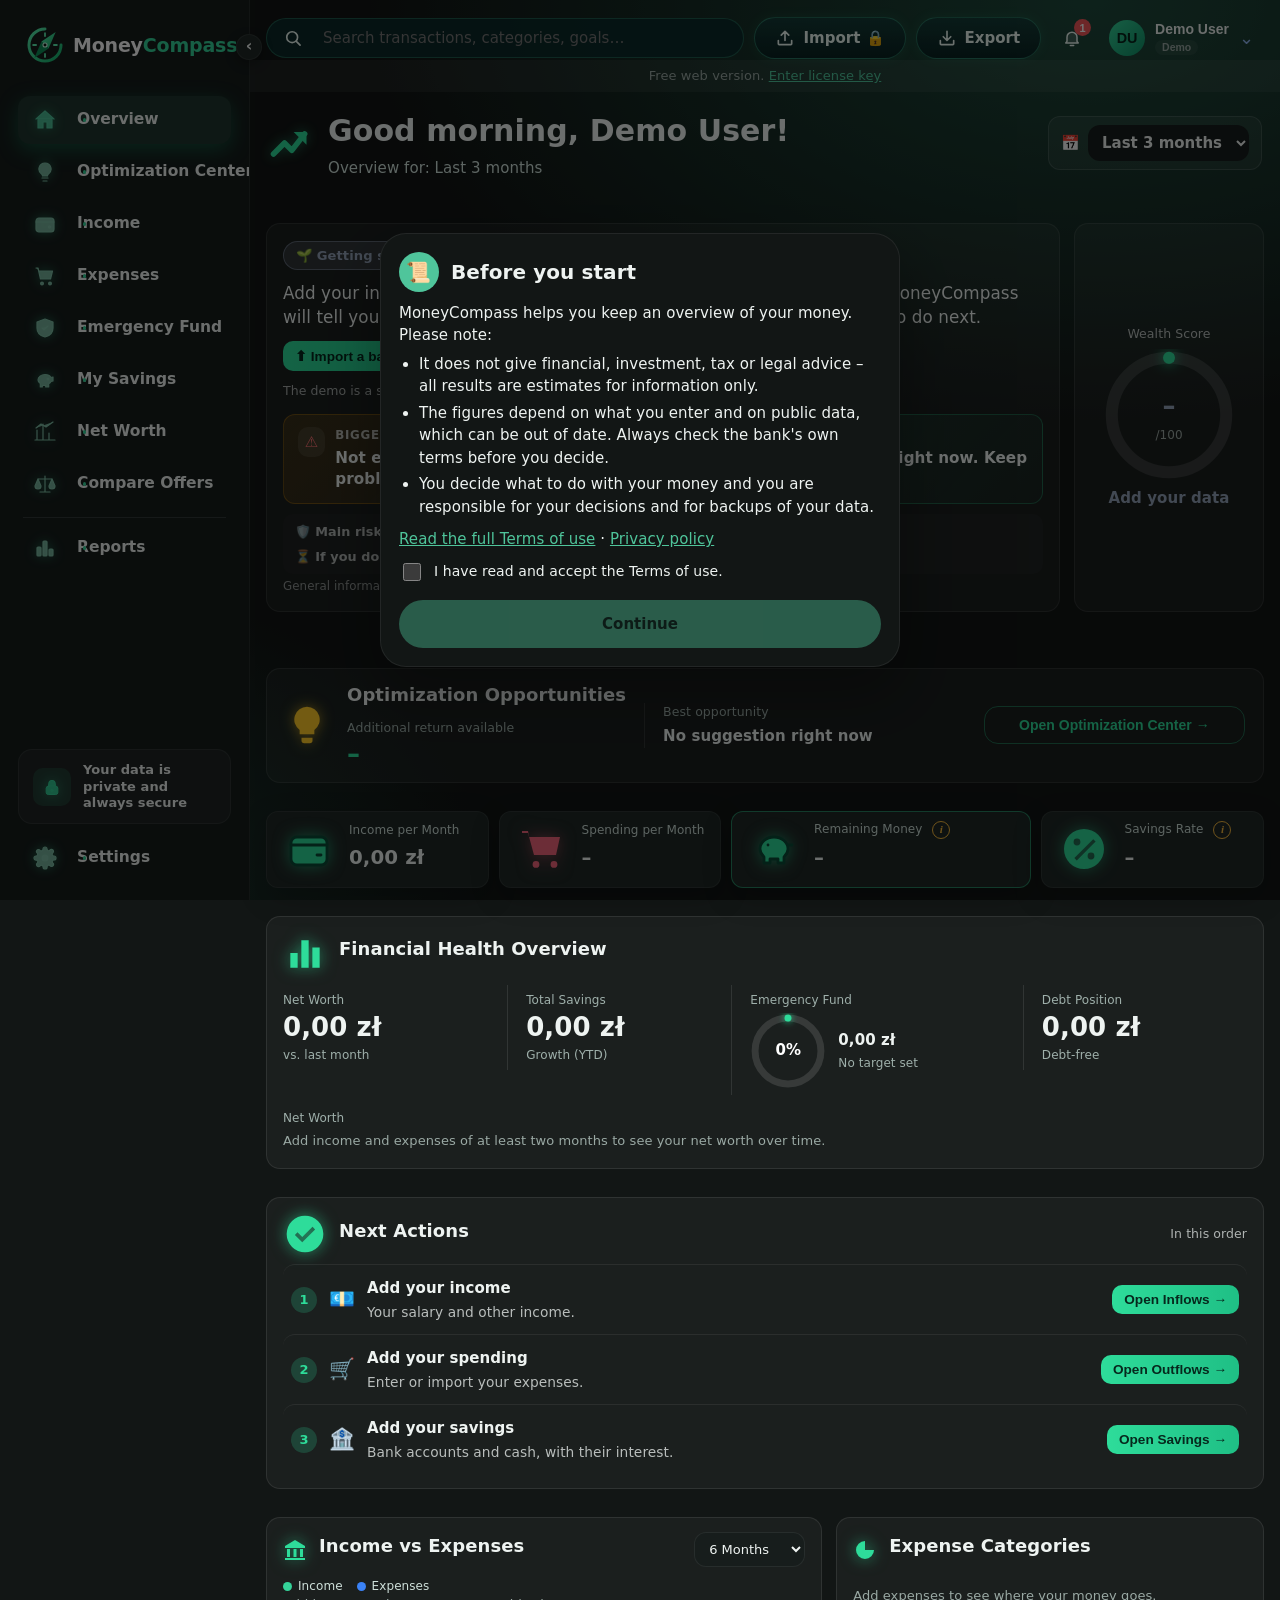
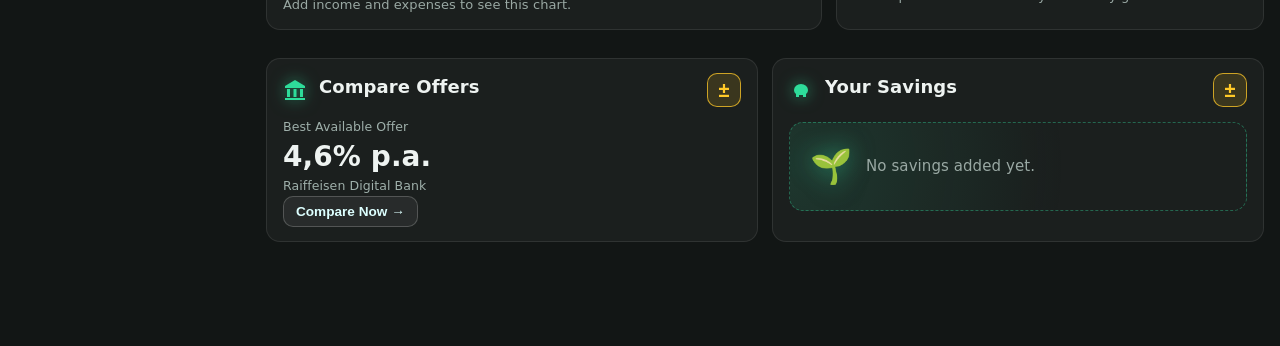
<file: docs/app/index.html>
<!doctype html>
<html lang="en">
<head>
<meta charset="utf-8">
<meta name="viewport" content="width=device-width, initial-scale=1, viewport-fit=cover">
<title>MoneyCompass</title>
<meta name="robots" content="noindex">
<link rel="icon" href="brand.svg" type="image/svg+xml">
<link rel="manifest" href="manifest.webmanifest">
<meta name="theme-color" content="#121615">
<link rel="apple-touch-icon" href="icons/apple-touch-icon.png?v=90">
<meta name="apple-mobile-web-app-capable" content="yes">
<meta name="mobile-web-app-capable" content="yes">
<meta name="apple-mobile-web-app-status-bar-style" content="default">
<meta name="apple-mobile-web-app-title" content="MoneyCompass">
<script>
// Light mode for older or weaker phones: no blur, no fixed background, lighter shadows. Heavy graphics effects can make
// Chrome close by itself on old Android phones (e.g. Android 8). Force it with ?lite=1, switch it off with ?lite=0.
(function () {
  try {
    var q = location.search.match(/[?&]lite=([01])/), v = q ? q[1] : localStorage.getItem("mc-lite");
    if (q) localStorage.setItem("mc-lite", q[1]);
    var m = navigator.userAgent.match(/Android (\d+)/), old = m && +m[1] <= 9;
    var weak = (navigator.deviceMemory && navigator.deviceMemory <= 2) || (m && navigator.hardwareConcurrency && navigator.hardwareConcurrency <= 4 && navigator.deviceMemory && navigator.deviceMemory <= 3);
    if (v === "1" || (v !== "0" && (old || weak))) document.documentElement.classList.add("lite");
  } catch (e) { document.documentElement.classList.add("lite"); }
})();
</script>
<link rel="stylesheet" href="app.css">
<link rel="stylesheet" href="hell.css">
<script>try{var t=localStorage.getItem("mc-theme"),h=new Date().getHours();if(t==="hell"||(t==="auto"&&h>=7&&h<19))document.documentElement.dataset.theme="hell"}catch(e){}</script>
</head>
<body>
<div id="app"><p style="padding:40px;font-family:sans-serif">MoneyCompass…</p></div>
<noscript><p style="padding:40px;font-family:sans-serif">MoneyCompass needs JavaScript.</p></noscript>
<script type="module" src="js/main.js"></script>
</body>
</html>
</file>
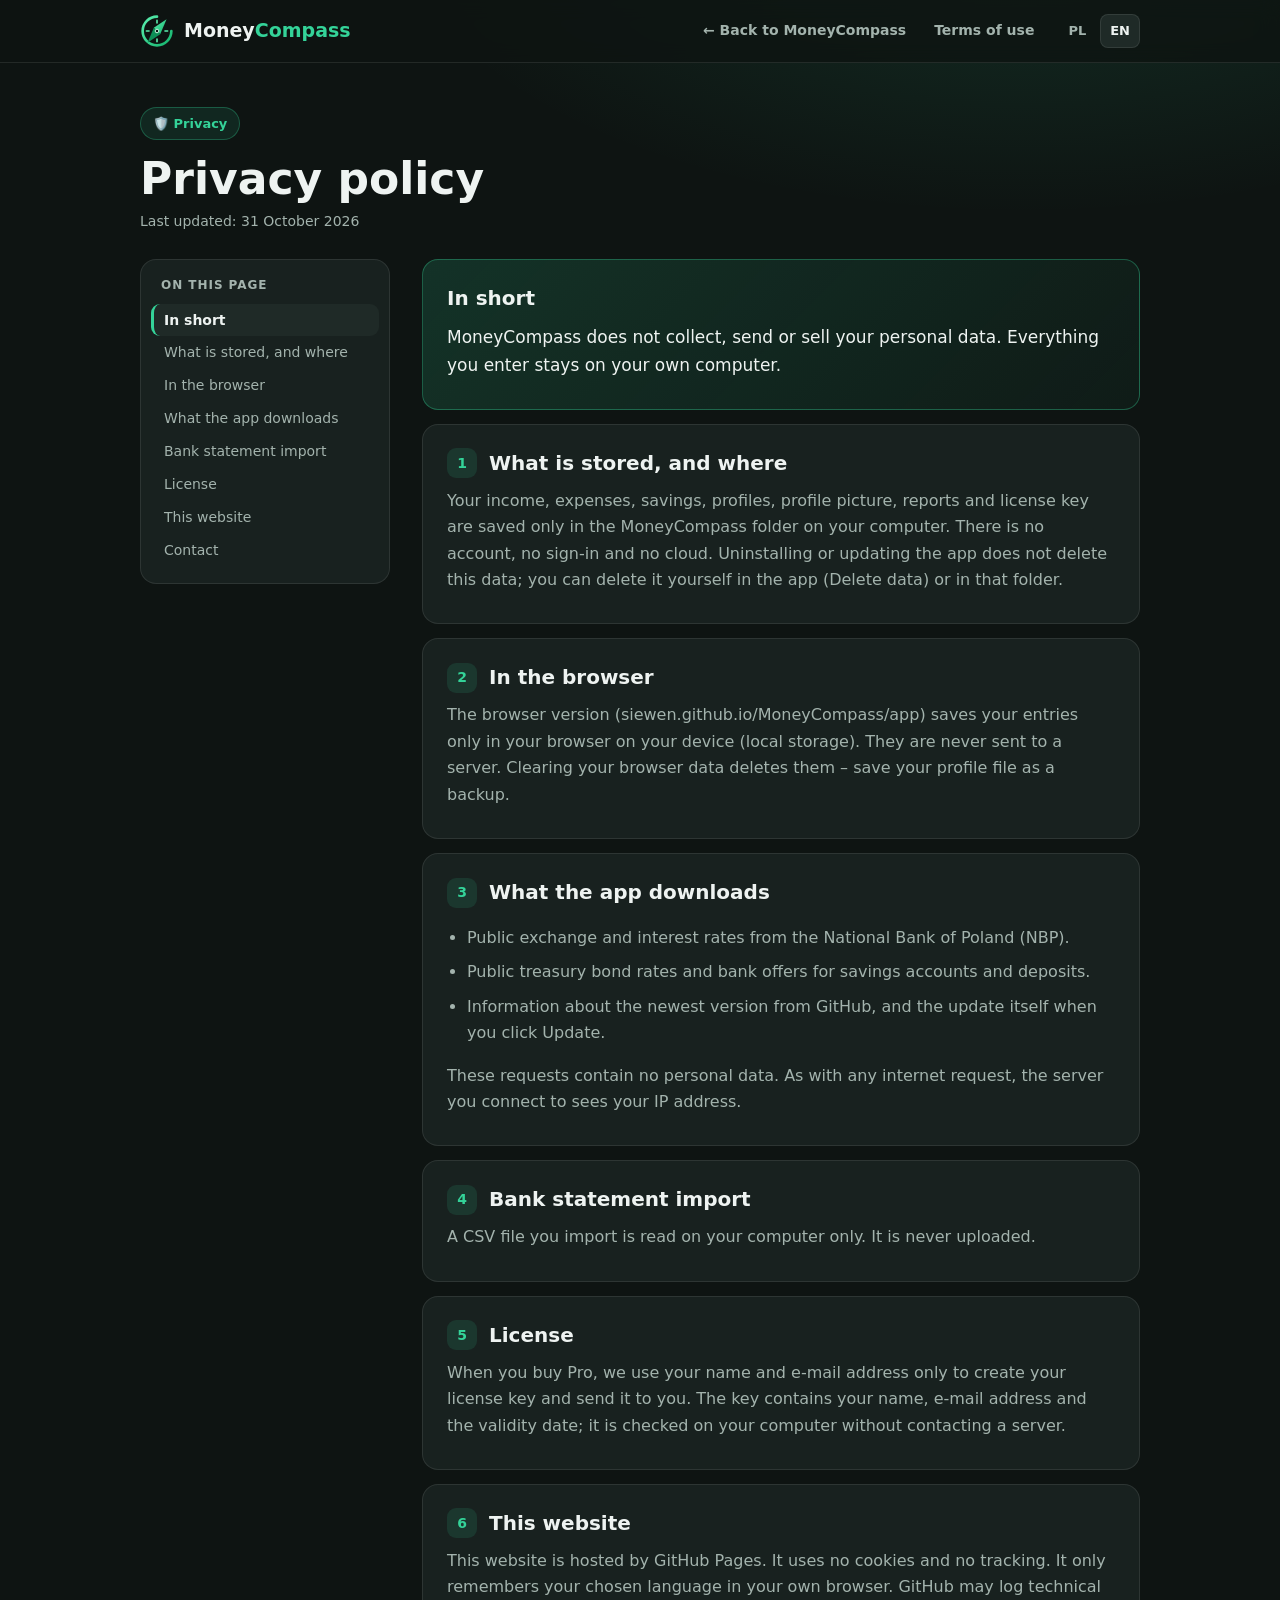
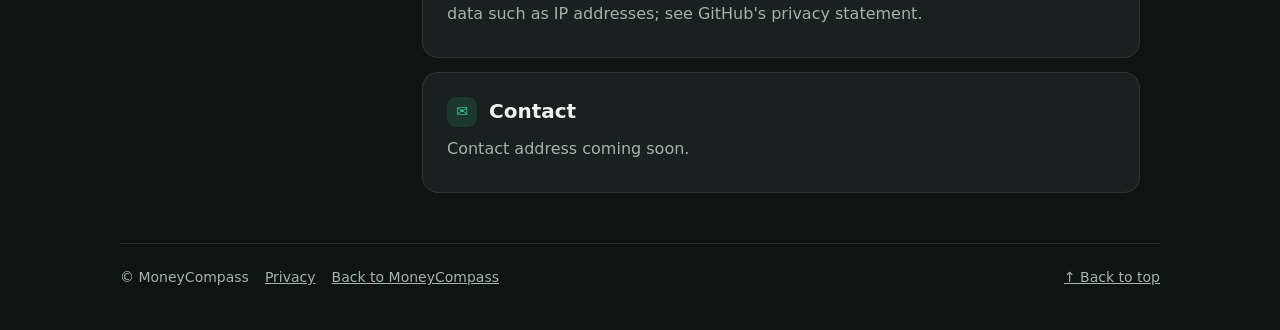
<file: docs/privacy.html>
<!doctype html>
<html lang="en">
<head>
<meta charset="utf-8">
<meta name="viewport" content="width=device-width, initial-scale=1">
<title>MoneyCompass Privacy Policy</title>
<link rel="icon" href="logo.svg?v=2" type="image/svg+xml">
<link rel="stylesheet" href="legal.css?v=1">
</head>
<body>

<main class="wrap">
<article lang="en" id="en">
  <h1>Privacy policy</h1>
  <p class="date">Last updated: 31 October 2026</p>
  <h2>In short</h2>
  <p>MoneyCompass does not collect, send or sell your personal data. Everything you enter stays on your own computer.</p>
  <h2>What is stored, and where</h2>
  <p>Your income, expenses, savings, profiles, profile picture, reports and license key are saved only in the MoneyCompass folder on your computer. There is no account, no sign-in and no cloud. Uninstalling or updating the app does not delete this data; you can delete it yourself in the app (Delete data) or in that folder.</p>
  <h2>In the browser</h2>
  <p>The browser version (siewen.github.io/MoneyCompass/app) saves your entries only in your browser on your device (local storage). They are never sent to a server. Clearing your browser data deletes them – save your profile file as a backup.</p>
  <h2>What the app downloads</h2>
  <ul>
    <li>Public exchange and interest rates from the National Bank of Poland (NBP).</li>
    <li>Public treasury bond rates and bank offers for savings accounts and deposits.</li>
    <li>Information about the newest version from GitHub, and the update itself when you click Update.</li>
  </ul>
  <p>These requests contain no personal data. As with any internet request, the server you connect to sees your IP address.</p>
  <h2>Bank statement import</h2>
  <p>A CSV file you import is read on your computer only. It is never uploaded.</p>
  <h2>License</h2>
  <p>When you buy Pro, we use your name and e-mail address only to create your license key and send it to you. The key contains your name, e-mail address and the validity date; it is checked on your computer without contacting a server.</p>
  <h2>This website</h2>
  <p>This website is hosted by GitHub Pages. It uses no cookies and no tracking. It only remembers your chosen language in your own browser. GitHub may log technical data such as IP addresses; see GitHub's privacy statement.</p>
  <h2>Contact</h2>
  <p class="contact"></p>
</article>

<article lang="pl" id="pl">
  <h1>Polityka prywatności</h1>
  <p class="date">Ostatnia aktualizacja: 31 października 2026</p>
  <h2>W skrócie</h2>
  <p>MoneyCompass nie zbiera, nie wysyła i nie sprzedaje Twoich danych osobowych. Wszystko, co wpiszesz, zostaje na Twoim komputerze.</p>
  <h2>Co jest zapisywane i gdzie</h2>
  <p>Twoje dochody, wydatki, oszczędności, profile, zdjęcie profilowe, raporty i klucz licencyjny są zapisywane wyłącznie w folderze MoneyCompass na Twoim komputerze. Nie ma konta, logowania ani chmury. Odinstalowanie lub aktualizacja aplikacji nie usuwa tych danych; możesz je usunąć sam w aplikacji (Usuń dane) lub w tym folderze.</p>
  <h2>W przeglądarce</h2>
  <p>Wersja w przeglądarce (siewen.github.io/MoneyCompass/app) zapisuje Twoje wpisy tylko w Twojej przeglądarce na Twoim urządzeniu (pamięć lokalna). Nigdy nie są wysyłane na serwer. Wyczyszczenie danych przeglądarki je usuwa – zapisz plik profilu jako kopię zapasową.</p>
  <h2>Co aplikacja pobiera</h2>
  <ul>
    <li>Publiczne kursy walut i stopy procentowe Narodowego Banku Polskiego (NBP).</li>
    <li>Publiczne oprocentowanie obligacji skarbowych oraz oferty banków dla kont oszczędnościowych i lokat.</li>
    <li>Informację o najnowszej wersji z GitHuba oraz samą aktualizację, gdy klikniesz Aktualizuj.</li>
  </ul>
  <p>Te zapytania nie zawierają danych osobowych. Jak przy każdym połączeniu z internetem, serwer widzi Twój adres IP.</p>
  <h2>Import wyciągu z banku</h2>
  <p>Importowany plik CSV jest odczytywany tylko na Twoim komputerze. Nigdy nie jest wysyłany.</p>
  <h2>Licencja</h2>
  <p>Gdy kupujesz Pro, używamy Twojego imienia i adresu e-mail wyłącznie do utworzenia klucza licencyjnego i wysłania go do Ciebie. Klucz zawiera imię, adres e-mail i datę ważności; jest sprawdzany na Twoim komputerze bez łączenia się z serwerem.</p>
  <h2>Ta strona</h2>
  <p>Strona jest hostowana przez GitHub Pages. Nie używa plików cookie ani śledzenia. Zapamiętuje tylko wybrany język w Twojej przeglądarce. GitHub może rejestrować dane techniczne, np. adresy IP; zobacz oświadczenie o prywatności GitHuba.</p>
  <h2>Kontakt</h2>
  <p class="contact"></p>
</article>
</main>

<script>
const CONTACT = ""; // same address as on index.html
const SOON = { en: "Contact address coming soon.", pl: "Adres kontaktowy wkrótce." };
function show() {
  let lang = location.hash.slice(1);
  if (!SOON[lang]) { try { lang = localStorage.getItem("mc-lang") || ""; } catch (e) {} }
  if (!SOON[lang]) lang = SOON[(navigator.language || "en").slice(0, 2)] ? navigator.language.slice(0, 2) : "en";
  document.documentElement.lang = lang;
  document.querySelectorAll("article").forEach(a => a.hidden = a.id !== lang);
  document.querySelectorAll(".langs a").forEach(a => a.classList.toggle("on", a.getAttribute("href") === "#" + lang));
  document.querySelectorAll("article").forEach(a => {
    a.querySelector(".contact").innerHTML = CONTACT ? '<a href="mailto:' + CONTACT + '">' + CONTACT + '</a>' : SOON[a.id];
  });
  window.scrollTo(0, 0);
}
window.addEventListener("hashchange", show);
show();
</script>
<script src="legal.js?v=1"></script>
</body>
</html>
</file>
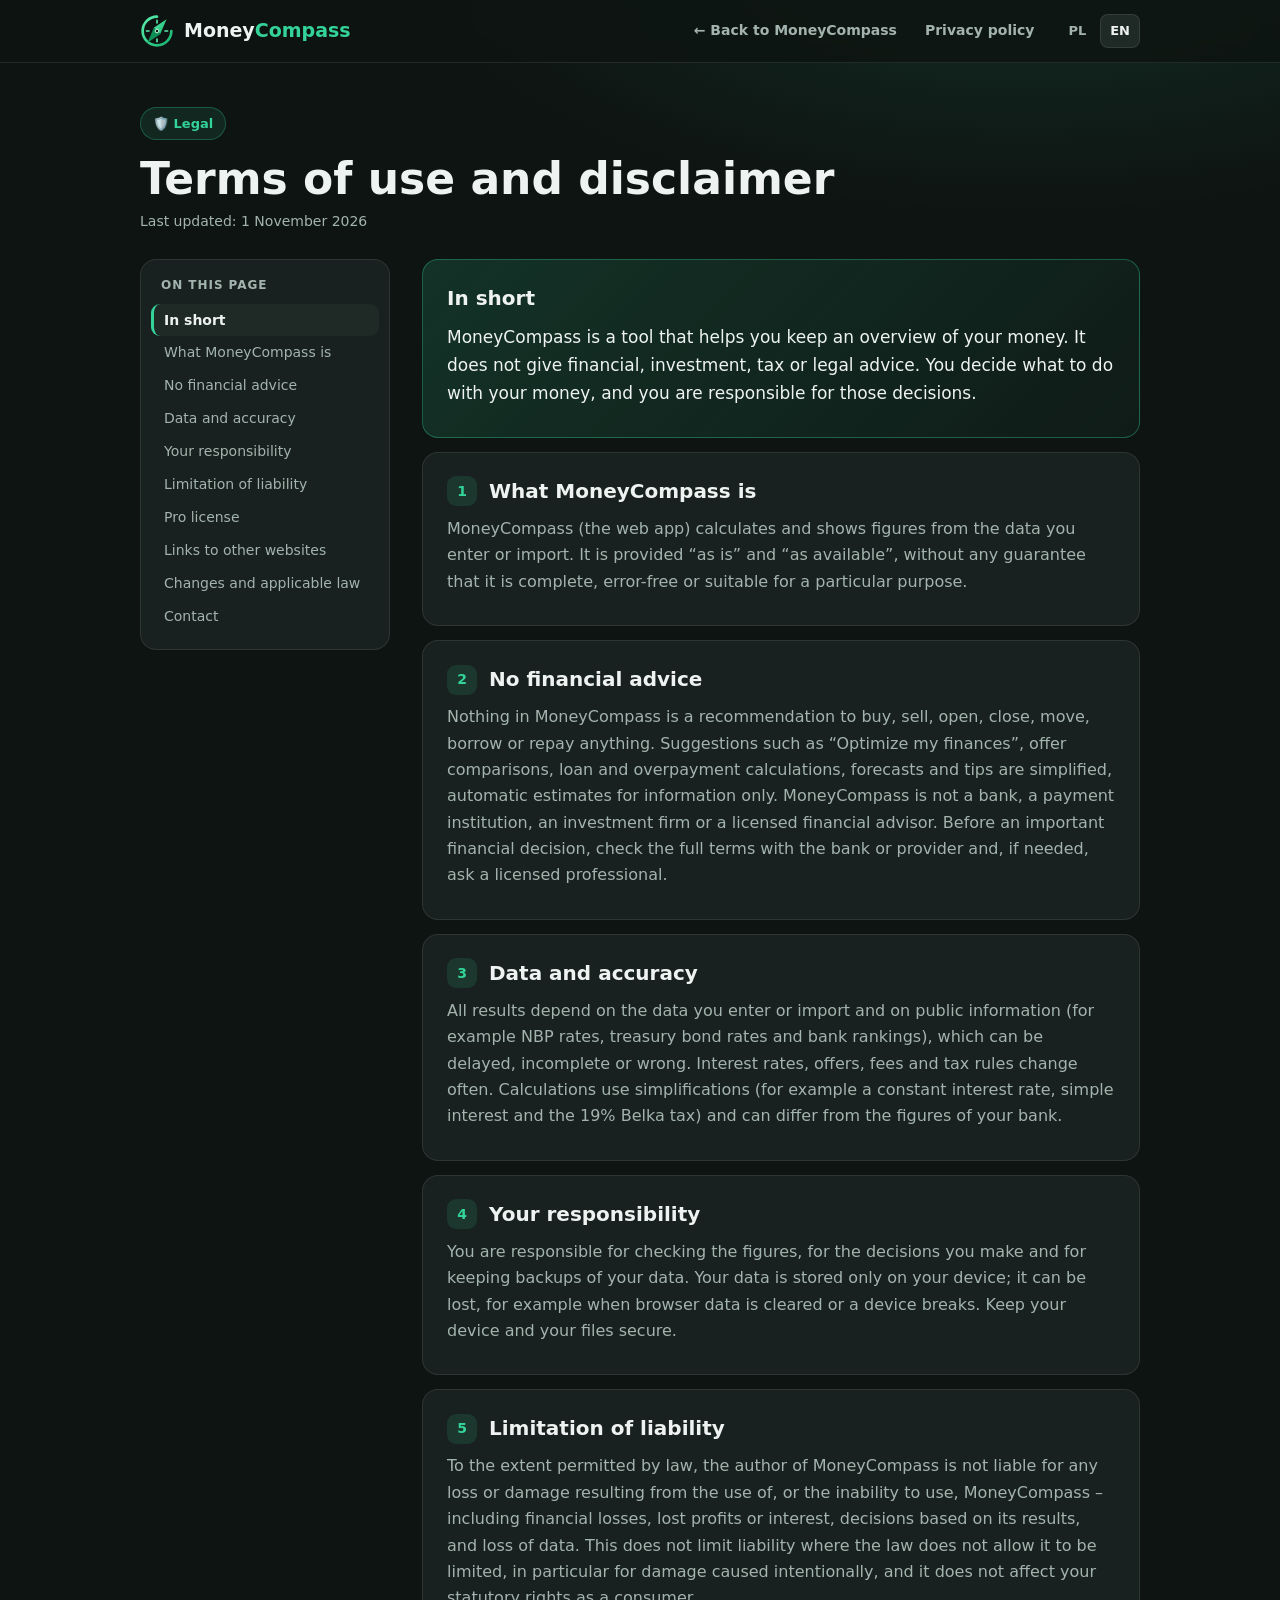
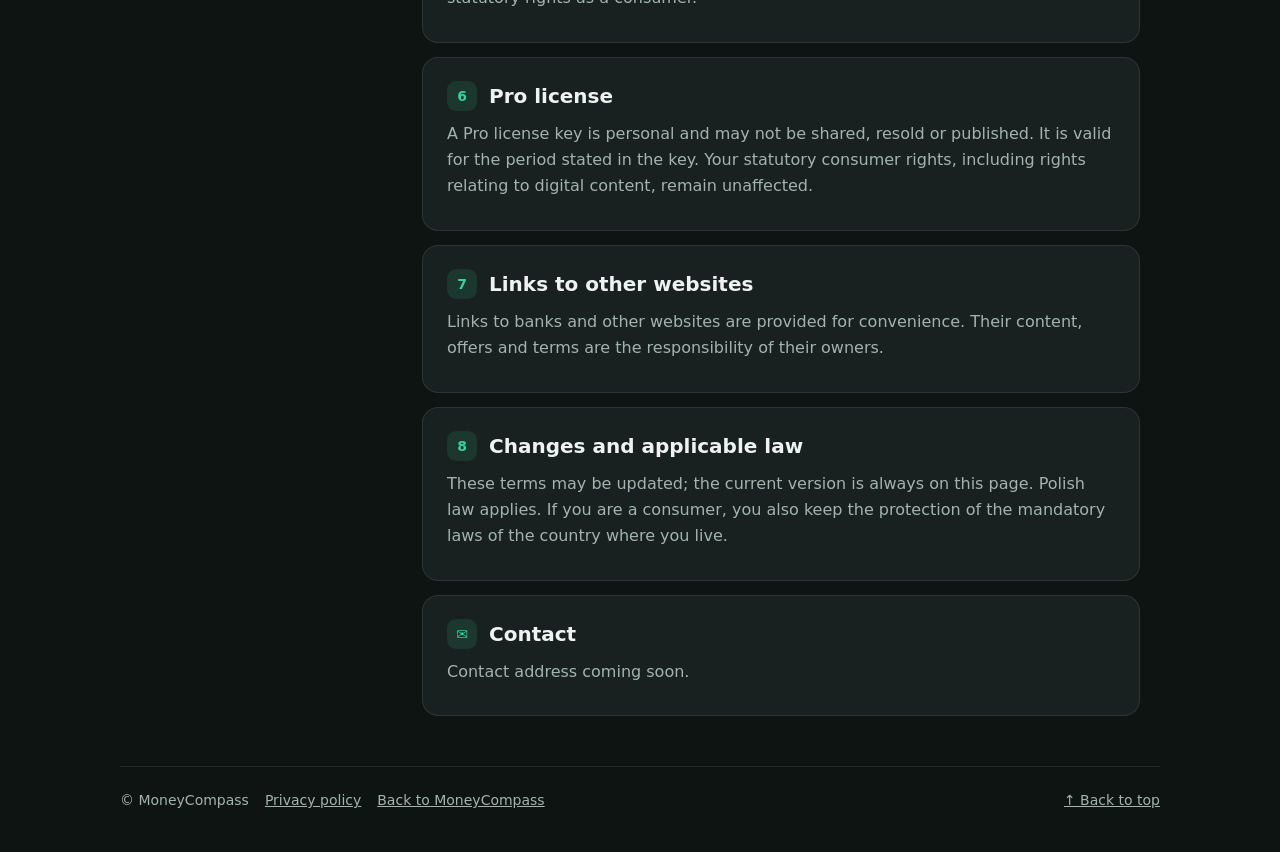
<file: docs/terms.html>
<!doctype html>
<html lang="en">
<head>
<meta charset="utf-8">
<meta name="viewport" content="width=device-width, initial-scale=1">
<title>MoneyCompass Terms of Use</title>
<link rel="icon" href="logo.svg?v=2" type="image/svg+xml">
<link rel="stylesheet" href="legal.css?v=1">
</head>
<body>

<main class="wrap">
<article lang="en" id="en">
  <h1>Terms of use and disclaimer</h1>
  <p class="date">Last updated: 1 November 2026</p>
  <h2>In short</h2>
  <p>MoneyCompass is a tool that helps you keep an overview of your money. It does not give financial, investment, tax or legal advice. You decide what to do with your money, and you are responsible for those decisions.</p>
  <h2>1. What MoneyCompass is</h2>
  <p>MoneyCompass (the web app) calculates and shows figures from the data you enter or import. It is provided “as is” and “as available”, without any guarantee that it is complete, error-free or suitable for a particular purpose.</p>
  <h2>2. No financial advice</h2>
  <p>Nothing in MoneyCompass is a recommendation to buy, sell, open, close, move, borrow or repay anything. Suggestions such as “Optimize my finances”, offer comparisons, loan and overpayment calculations, forecasts and tips are simplified, automatic estimates for information only. MoneyCompass is not a bank, a payment institution, an investment firm or a licensed financial advisor. Before an important financial decision, check the full terms with the bank or provider and, if needed, ask a licensed professional.</p>
  <h2>3. Data and accuracy</h2>
  <p>All results depend on the data you enter or import and on public information (for example NBP rates, treasury bond rates and bank rankings), which can be delayed, incomplete or wrong. Interest rates, offers, fees and tax rules change often. Calculations use simplifications (for example a constant interest rate, simple interest and the 19% Belka tax) and can differ from the figures of your bank.</p>
  <h2>4. Your responsibility</h2>
  <p>You are responsible for checking the figures, for the decisions you make and for keeping backups of your data. Your data is stored only on your device; it can be lost, for example when browser data is cleared or a device breaks. Keep your device and your files secure.</p>
  <h2>5. Limitation of liability</h2>
  <p>To the extent permitted by law, the author of MoneyCompass is not liable for any loss or damage resulting from the use of, or the inability to use, MoneyCompass – including financial losses, lost profits or interest, decisions based on its results, and loss of data. This does not limit liability where the law does not allow it to be limited, in particular for damage caused intentionally, and it does not affect your statutory rights as a consumer.</p>
  <h2>6. Pro license</h2>
  <p>A Pro license key is personal and may not be shared, resold or published. It is valid for the period stated in the key. Your statutory consumer rights, including rights relating to digital content, remain unaffected.</p>
  <h2>7. Links to other websites</h2>
  <p>Links to banks and other websites are provided for convenience. Their content, offers and terms are the responsibility of their owners.</p>
  <h2>8. Changes and applicable law</h2>
  <p>These terms may be updated; the current version is always on this page. Polish law applies. If you are a consumer, you also keep the protection of the mandatory laws of the country where you live.</p>
  <h2>Contact</h2>
  <p class="contact"></p>
</article>

<article lang="pl" id="pl">
  <h1>Regulamin i zastrzeżenia</h1>
  <p class="date">Ostatnia aktualizacja: 1 listopada 2026</p>
  <h2>W skrócie</h2>
  <p>MoneyCompass to narzędzie, które pomaga mieć przegląd swoich finansów. Nie udziela porad finansowych, inwestycyjnych, podatkowych ani prawnych. To Ty decydujesz, co zrobić ze swoimi pieniędzmi, i odpowiadasz za te decyzje.</p>
  <h2>1. Czym jest MoneyCompass</h2>
  <p>MoneyCompass (aplikacja internetowa) oblicza i pokazuje wartości na podstawie danych, które wpisujesz lub importujesz. Jest udostępniany „tak, jak jest” i „w miarę dostępności”, bez gwarancji, że jest kompletny, wolny od błędów lub odpowiedni do określonego celu.</p>
  <h2>2. Brak doradztwa finansowego</h2>
  <p>Nic w MoneyCompass nie jest rekomendacją kupna, sprzedaży, otwarcia, zamknięcia, przeniesienia, zaciągnięcia ani spłaty czegokolwiek. Podpowiedzi takie jak „Optymalizuj finanse”, porównania ofert, wyliczenia kredytów i nadpłat, prognozy i wskazówki to uproszczone, automatyczne szacunki wyłącznie w celach informacyjnych. MoneyCompass nie jest bankiem, instytucją płatniczą, firmą inwestycyjną ani licencjonowanym doradcą finansowym. Przed ważną decyzją finansową sprawdź pełne warunki u banku lub dostawcy, a w razie potrzeby skonsultuj się z licencjonowanym specjalistą.</p>
  <h2>3. Dane i dokładność</h2>
  <p>Wszystkie wyniki zależą od danych, które wpisujesz lub importujesz, oraz od informacji publicznych (np. stóp NBP, oprocentowania obligacji skarbowych i rankingów bankowych), które mogą być nieaktualne, niepełne lub błędne. Oprocentowanie, oferty, opłaty i przepisy podatkowe często się zmieniają. Obliczenia stosują uproszczenia (np. stałe oprocentowanie, odsetki proste i 19% podatku Belki) i mogą różnić się od wyliczeń Twojego banku.</p>
  <h2>4. Twoja odpowiedzialność</h2>
  <p>Odpowiadasz za sprawdzenie wyników, za podejmowane decyzje i za tworzenie kopii zapasowych swoich danych. Dane są zapisywane tylko na Twoim urządzeniu; mogą zostać utracone, np. po wyczyszczeniu danych przeglądarki lub awarii urządzenia. Dbaj o bezpieczeństwo swojego urządzenia i plików.</p>
  <h2>5. Ograniczenie odpowiedzialności</h2>
  <p>W zakresie dopuszczalnym przez prawo autor MoneyCompass nie ponosi odpowiedzialności za szkody wynikające z korzystania lub niemożności korzystania z MoneyCompass – w tym za straty finansowe, utracone zyski lub odsetki, decyzje podjęte na podstawie wyników oraz utratę danych. Nie ogranicza to odpowiedzialności tam, gdzie prawo na to nie pozwala, w szczególności za szkody wyrządzone umyślnie, i nie narusza Twoich ustawowych praw jako konsumenta.</p>
  <h2>6. Licencja Pro</h2>
  <p>Klucz licencyjny Pro jest osobisty i nie może być udostępniany, odsprzedawany ani publikowany. Jest ważny przez okres zapisany w kluczu. Twoje ustawowe prawa konsumenta, w tym dotyczące treści cyfrowych, pozostają nienaruszone.</p>
  <h2>7. Linki do innych stron</h2>
  <p>Linki do banków i innych stron są podane dla wygody. Za ich treść, oferty i warunki odpowiadają ich właściciele.</p>
  <h2>8. Zmiany i prawo właściwe</h2>
  <p>Ten regulamin może być aktualizowany; aktualna wersja jest zawsze na tej stronie. Obowiązuje prawo polskie. Jeśli jesteś konsumentem, zachowujesz też ochronę bezwzględnie obowiązujących przepisów kraju, w którym mieszkasz.</p>
  <h2>Kontakt</h2>
  <p class="contact"></p>
</article>
</main>

<script>
const CONTACT = ""; // same address as on index.html
const SOON = { en: "Contact address coming soon.", pl: "Adres kontaktowy wkrótce." };
function show() {
  let lang = location.hash.slice(1);
  if (!SOON[lang]) { try { lang = localStorage.getItem("mc-lang") || ""; } catch (e) {} }
  if (!SOON[lang]) lang = SOON[(navigator.language || "en").slice(0, 2)] ? navigator.language.slice(0, 2) : "en";
  document.documentElement.lang = lang;
  document.querySelectorAll("article").forEach(a => a.hidden = a.id !== lang);
  document.querySelectorAll(".langs a").forEach(a => a.classList.toggle("on", a.getAttribute("href") === "#" + lang));
  document.querySelectorAll("article").forEach(a => {
    a.querySelector(".contact").innerHTML = CONTACT ? '<a href="mailto:' + CONTACT + '">' + CONTACT + '</a>' : SOON[a.id];
  });
  window.scrollTo(0, 0);
}
window.addEventListener("hashchange", show);
show();
</script>
<script src="legal.js?v=1"></script>
</body>
</html>
</file>
<file: docs/app/app.css>
:root {
  --page: #F4F6F9; --card: #FFFFFF; --border: #E5E7EB; --ink: #111827; --muted: #6B7280;
  --primary: #0F766E; --good: #15803D; --warn: #B45309; --bad: #B91C1C; --grid: #e5e7eb;
  --accent: #0F766E; --goals: #0E7490; --field: #FFFFFF; --soft: #F9FAFB; --tabbar: rgba(255,255,255,.85);
  color-scheme: light;
}

* { box-sizing: border-box; }
html, body { margin: 0; }
body { background: var(--page); color: var(--ink); font: 15px/1.5 "Segoe UI", system-ui, -apple-system, Roboto, Arial, sans-serif; transition: background .2s; }
a { color: var(--primary); }
h3 { margin: 0 0 10px; font-size: 17px; display: flex; align-items: center; gap: 8px; }
.h-icon { font-size: 18px; }
hr { border: 0; border-top: 1px solid var(--border); margin: 14px 0; }
.hint { color: var(--muted); font-size: 13px; margin: 6px 0; display: block; }
.good { color: var(--good); } .warn { color: var(--warn); } .bad { color: var(--bad); } .primary { color: var(--primary); }
.small { font-size: 13px; }
.big-text { font-size: 17px; font-weight: 700; }

/* ---------- top bar ---------- */
.top { position: sticky; top: 0; padding-top: max(6px, env(safe-area-inset-top)); z-index: 20; display: flex; align-items: center; gap: 10px; padding: 6px 14px; background: var(--tabbar); backdrop-filter: blur(10px); border-bottom: 1px solid var(--border); }
.brand { display: flex; align-items: center; gap: 8px; text-decoration: none; color: var(--ink); font-weight: 800; flex: none; }
.brand img { width: 30px; height: 30px; }
.tabs { display: flex; gap: 2px; overflow-x: auto; flex: 1; scrollbar-width: none; }
.tabs::-webkit-scrollbar { display: none; }
.tab { background: none; border: 0; padding: 12px 12px 9px; font: inherit; font-weight: 700; color: var(--accent); white-space: nowrap; cursor: pointer; border-bottom: 3px solid transparent; opacity: .75; }
.tab:hover { opacity: 1; }
.tab.active { border-bottom-color: var(--accent); opacity: 1; }
.actions { display: flex; align-items: center; gap: 6px; flex: none; }
.act { border: 0; border-radius: 8px; padding: 7px 10px; color: #fff; font: inherit; font-weight: 700; font-size: 13px; cursor: pointer; display: flex; gap: 6px; align-items: center; }
.act.red { background: #B91C1C; } .act.teal { background: #0F766E; } .act.exit { background: #475569; font-size: 16px; padding: 6px 10px; } .act.blue { background: #1D4ED8; } .act.green { background: #15803D; }
.act:hover { filter: brightness(1.1); }
.profile-btn { border: 0; background: none; padding: 0; cursor: pointer; border-radius: 50%; }
.avatar { display: inline-grid; place-items: center; border-radius: 50%; color: #fff; font-weight: 800; object-fit: cover; vertical-align: middle; }
.free-bar { text-align: center; font-size: 13px; padding: 6px 12px; background: color-mix(in srgb, var(--primary) 12%, var(--card)); color: var(--ink); }
@media (max-width: 1500px) { .act span { display: none; } }
@media (max-width: 720px) {
  .top { flex-wrap: wrap; padding: 6px 10px 0; }
  .brand span { display: none; }
  .tabs { order: 3; flex-basis: 100%; }
  .actions { margin-left: auto; }
}

/* ---------- page ---------- */
#page { max-width: 1400px; margin: 0 auto; padding: 18px 16px 90px; }
/* Cards like the app: 1, 2 or 3 columns, card 1 left, card 2 middle, card 3 right, then the next row */
.grid { display: flex; flex-direction: column; gap: 16px; }
.cols { display: grid; gap: 16px; align-items: start; }
.col { display: flex; flex-direction: column; gap: 16px; min-width: 0; }
.grid > .btn, .grid > .tip { width: 100%; }
.card { container-type: inline-size; display: block; background: var(--card); border: 1px solid var(--border); border-top: 3px solid var(--accent); border-radius: 14px; padding: 18px; box-shadow: 0 1px 3px rgba(15,23,42,.06); min-width: 0; }
.card.link, .link { cursor: pointer; }
.card.link:hover { box-shadow: 0 4px 14px rgba(15,23,42,.12); }
.row { display: flex; justify-content: space-between; gap: 12px; padding: 5px 0; border-bottom: 1px dashed var(--border); }
.row:last-of-type { border-bottom: 0; }
.row span { color: var(--muted); }
.row.big b { font-size: 18px; }
.row.good b { color: var(--good); } .row.bad b { color: var(--bad); }

.tiles { display: grid; grid-template-columns: repeat(4, 1fr); gap: 12px; }
@media (max-width: 900px) { .tiles { grid-template-columns: 1fr 1fr; } }
.tile { text-align: left; border: 1.5px solid var(--t4); background: var(--t3); border-radius: 14px; padding: 12px 14px; cursor: pointer; font: inherit; color: var(--t1); }
.tile span { display: block; font-size: 13px; }
.tile b { display: block; font-size: clamp(18px, 2.4vw, 24px); }
.tile b.bad { color: var(--bad); }
.tip { text-align: left; background: color-mix(in srgb, var(--warn) 10%, var(--card)); border: 1px solid color-mix(in srgb, var(--warn) 35%, transparent); color: var(--ink); border-radius: 12px; padding: 12px 14px; font: inherit; font-weight: 600; cursor: pointer; }

/* ---------- forms ---------- */
.field { display: block; margin: 8px 0; }
.field > span { display: block; font-size: 13px; color: var(--muted); margin-bottom: 4px; }
input, select, textarea { width: 100%; font: inherit; color: var(--ink); background: var(--field); border: 1px solid var(--border); border-radius: 8px; padding: 9px 10px; }
input:focus, select:focus, textarea:focus { outline: 2px solid color-mix(in srgb, var(--accent) 60%, transparent); border-color: var(--accent); }
textarea { font-family: Consolas, monospace; font-size: 13px; resize: vertical; }
.two { display: grid; grid-template-columns: 1fr 1fr; gap: 0 12px; align-items: end; }
@media (max-width: 520px) { .two { grid-template-columns: 1fr; } }
.cat-row { display: grid; grid-template-columns: 1fr auto; gap: 10px; align-items: end; }
.cat-row .btn { margin-bottom: 8px; }
.check, .choice { display: flex; gap: 10px; align-items: flex-start; margin: 10px 0; cursor: pointer; }
.check input, .choice input { width: 18px; height: 18px; margin-top: 2px; flex: none; accent-color: var(--accent); }
.choice span b { display: block; }
.buttons { display: flex; flex-wrap: wrap; gap: 8px; margin-top: 12px; }
.buttons.col { flex-direction: column; }
.buttons.col .btn { text-align: left; }

.btn { display: inline-flex; align-items: center; justify-content: center; gap: 6px; border-radius: 10px; padding: 10px 16px; font: inherit; font-weight: 700; cursor: pointer; border: 1px solid transparent; text-decoration: none; }
.buttons.col .btn { display: block; }
.btn.main { background: var(--accent); color: #fff; }
.btn.go { background: #15803D; color: #fff; }
.btn.danger { background: #B91C1C; color: #fff; }
.btn.second { background: var(--card); color: var(--primary); border-color: var(--border); }
.btn.small { padding: 6px 10px; font-size: 13px; }
.btn.big { font-size: 20px; padding: 16px; border-radius: 12px; box-shadow: 0 6px 18px rgba(21,128,61,.3); }
.btn:hover { filter: brightness(1.06); }
.btn[disabled] { opacity: .4; cursor: default; }
.icon-btn { border: 0; background: none; cursor: pointer; font-size: 16px; padding: 6px; border-radius: 8px; color: var(--muted); flex: none; }
.icon-btn:hover { background: var(--soft); }
.icon-btn.danger:hover { background: color-mix(in srgb, var(--bad) 15%, transparent); }

/* ---------- lists ---------- */
.list { display: flex; flex-direction: column; }
.list.scroll { max-height: 55vh; overflow: auto; }
.item { display: flex; align-items: center; gap: 10px; padding: 9px 4px; border-bottom: 1px solid var(--border); }
.item:last-child { border-bottom: 0; }
.item > div:first-child { flex: 1; min-width: 0; }
.item b { overflow-wrap: anywhere; }
.item .right { text-align: right; }
.item .right .hint { margin: 0; }
.item .hint { margin: 0; }
.item select { width: auto; max-width: 48%; }
.item.clickable, .clickable { cursor: pointer; }
.item.clickable:hover, .toggle:hover { background: var(--soft); }
.item.off { opacity: .55; }
.item.best b { color: var(--good); }
.item.current { background: color-mix(in srgb, var(--primary) 8%, transparent); border-radius: 8px; }
.toggle { cursor: pointer; border-radius: 6px; }
.ess { color: var(--warn); font-weight: 600; } .noness { color: var(--muted); }
.month-head { margin: 16px 0 4px; font-weight: 700; color: var(--accent); }
.bar-item { padding: 8px 0; }
.bar-item b { display: inline-block; margin-bottom: 4px; }
.bar-item[data-budget] { display: block; }
.bar-head { display: flex; justify-content: space-between; align-items: center; }

/* ---------- charts ---------- */
.hbars { display: flex; flex-direction: column; gap: 10px; }
.hbar { display: grid; grid-template-columns: minmax(70px, 140px) 1fr auto; gap: 10px; align-items: center; font-size: 14px; }
.hbar-track { background: var(--grid); border-radius: 6px; height: 18px; overflow: hidden; }
.hbar-track span { display: block; height: 100%; border-radius: 6px; }
.hbar-value { font-weight: 700; white-space: nowrap; }
.chart-row { display: flex; gap: 18px; align-items: center; }
@container (max-width: 560px) { .chart-row { flex-direction: column; align-items: stretch; } .chart-row .donut { align-self: center; } }
.donut { flex: none; max-width: 100%; }
.donut-top { font-size: 15px; font-weight: 800; fill: var(--ink); }
.donut-bottom { font-size: 11px; fill: var(--muted); }
.legend { flex: 1; min-width: 0; display: flex; flex-direction: column; gap: 3px; font-size: 14px; }
.legend-row { display: grid; grid-template-columns: 12px 1fr auto 42px; gap: 8px; align-items: center; padding: 2px 4px; border-radius: 6px; }
.legend-row.clickable { cursor: pointer; }
.legend-row.clickable:hover { background: var(--soft); }
.legend-row i { width: 12px; height: 12px; border-radius: 3px; }
.legend-value { font-weight: 700; white-space: nowrap; }
.legend-share { color: var(--muted); text-align: right; }
.months { width: 100%; height: auto; }
.axis { font-size: 11px; fill: var(--muted); }
.progress { height: 14px; background: var(--grid); border-radius: 8px; overflow: hidden; margin: 6px 0; }
.progress span { display: block; height: 100%; border-radius: 8px; }

/* ---------- Optimize ---------- */
.advice { border: 1.5px solid currentColor; border-radius: 12px; padding: 12px 14px; margin: 10px 0; }
.advice[data-route] { cursor: pointer; }
.advice[data-route]:hover { background: var(--soft); }
.advice b:first-child { color: var(--ink); font-size: 16px; }
.advice p { color: var(--ink); margin: 6px 0; }
.go-link { display: block; font-weight: 700; font-size: 13px; margin-top: 4px; }
.offer { display: flex; gap: 12px; justify-content: space-between; padding: 6px 0; }
.offer-right { display: flex; flex-direction: column; align-items: flex-end; gap: 6px; flex: none; }
.rate { font-size: 22px; color: var(--good); }
.facts { display: grid; grid-template-columns: 130px 1fr; gap: 6px 10px; font-size: 13px; }
.facts > span { color: var(--muted); }
.bonds { display: flex; flex-direction: column; gap: 3px; }
.bond { display: grid; grid-template-columns: 44px 1fr auto; gap: 8px; }
.bond span { color: var(--muted); }
.locked { text-align: center; padding: 20px; font-size: 40px; }
.locked h3 { justify-content: center; font-size: 20px; }
.locked p { font-size: 15px; color: var(--muted); }

/* ---------- pop-ups ---------- */
.popup-back { position: fixed; inset: 0; z-index: 100; background: rgba(0,0,0,0); display: grid; place-items: center; padding: 16px; overflow: auto; transition: background .18s; }
.popup-back.open { background: rgba(0,0,0,.55); }
.popup { width: 100%; background: var(--page); border: 1px solid var(--border); border-radius: 18px; padding: 22px; box-shadow: 0 24px 60px rgba(0,0,0,.3);
  opacity: 0; transform: translateY(14px) scale(.96); transition: opacity .18s, transform .18s; max-height: calc(100vh - 32px); overflow: auto; }
.popup:not(.wide-popup) { background: var(--card); }
.popup-back.open .popup { opacity: 1; transform: none; transition: opacity .2s, transform .28s cubic-bezier(.34,1.56,.64,1); }
.popup-back.closing .popup { opacity: 0; transform: translateY(8px) scale(.97); }
.popup-title { margin: 0 0 12px; font-size: 22px; }
.popup-text { white-space: normal; }
.popup-buttons { display: flex; justify-content: flex-end; gap: 8px; position: sticky; bottom: -22px; margin: 18px -22px -22px; padding: 12px 22px; background: inherit; border-top: 1px solid var(--border); border-radius: 0 0 18px 18px; z-index: 2; }
.profile-head { display: flex; gap: 16px; align-items: center; }
.profile-head h2 { margin: 0; }
.profile-head .links { font-size: 13px; margin-top: 4px; }
.about { text-align: center; }
.about h2 { margin: 6px 0 0; }

/* ---------- help button, toast ---------- */
.help-fab { position: fixed; right: 18px; bottom: 18px; width: 50px; height: 50px; border-radius: 50%; border: 0; background: var(--primary); color: #fff; font-size: 24px; font-weight: 800; cursor: pointer; box-shadow: 0 6px 18px rgba(0,0,0,.25); z-index: 32; }
#toast { position: fixed; left: 50%; top: 70px; transform: translate(-50%, -20px); opacity: 0; z-index: 200; background: #111827; color: #fff; padding: 10px 18px; border-radius: 10px; font-weight: 600; transition: .2s; pointer-events: none; max-width: calc(100% - 32px); }
#toast.show { opacity: 1; transform: translate(-50%, 0); }
#toast.bad { background: #B91C1C; }

/* Small boxes like the app's "Welcome back" and "Save before closing?" */
.popup.box { padding: 22px 22px 18px; }
.box-head { display: flex; align-items: center; gap: 12px; margin-bottom: 10px; }
.box-head h2 { margin: 0; font-size: 20px; }
.box-icon { flex: none; width: 40px; height: 40px; border-radius: 50%; display: grid; place-items: center; font-size: 20px; font-weight: 800; color: #fff; background: var(--primary); }
.box-icon.danger { background: #B91C1C; }
.box-icon.go { background: #15803D; }
.box p { margin: 6px 0; }
.box-buttons { display: flex; flex-direction: column; gap: 8px; margin-top: 16px; }
.box-buttons .btn { width: 100%; padding: 12px 16px; }
.box .check { font-size: 14px; }

/* The ? menu: small buttons above the round button, like the app */
.help-menu { position: fixed; right: 18px; bottom: 78px; z-index: 31; display: flex; flex-direction: column; gap: 6px; width: 190px;
  opacity: 0; transform: translateY(8px) scale(.96); transform-origin: bottom right; transition: opacity .15s, transform .2s cubic-bezier(.34,1.56,.64,1); }
.help-menu.open { opacity: 1; transform: none; }
.help-menu button { text-align: left; font: inherit; font-size: 14px; height: 38px; padding: 0 12px; border-radius: 8px; cursor: pointer;
  background: #E5E7EB; color: #1F2937; border: 1px solid #D1D5DB; box-shadow: 0 4px 12px rgba(0,0,0,.15); }
.help-menu button:hover { background: #D1D5DB; }
.help-shield { position: fixed; inset: 0; z-index: 30; }

/* The profile opens under the picture at the top right, like Office */
.popup-back.anchor-top-right { place-items: start end; padding: 58px 12px 12px; }
.popup-back.anchor-top-right.open { background: rgba(0,0,0,.18); }
.anchor-top-right .popup { transform-origin: top right; transform: translateY(-8px) scale(.96); max-height: calc(100vh - 70px); background: var(--card); box-shadow: 0 16px 40px rgba(0,0,0,.35); }
.profile-panel .profile-head { flex-direction: column; text-align: center; gap: 8px; }
.profile-panel .profile-head h2 { font-size: 20px; }
.profile-panel .buttons .btn { flex: 1 1 auto; }

/* Moving cards with the handle ⠿ (like the app) */
.card, .grid .col > * { position: relative; }
.drag-handle { position: absolute; top: 8px; right: 8px; width: 32px; height: 32px; display: grid; place-items: center; border-radius: 8px;
  color: var(--muted); cursor: grab; font-size: 20px; opacity: .7; touch-action: none; user-select: none; z-index: 1; }
.grid[data-key] .card > h3 { cursor: grab; }
body.is-dragging, body.is-dragging * { cursor: grabbing !important; user-select: none !important; }
.drag-ghost { position: fixed; z-index: 300; pointer-events: none; background: var(--card); color: var(--ink); border: 2px solid var(--accent); border-radius: 10px; padding: 8px 12px; font-weight: 700; box-shadow: 0 10px 30px rgba(0,0,0,.3); max-width: 280px; white-space: nowrap; overflow: hidden; text-overflow: ellipsis; }
.drag-handle:hover { opacity: 1; background: var(--soft); }
.dragging { opacity: .45; }
.drop-target { outline: 3px dashed var(--accent); outline-offset: 3px; background: color-mix(in srgb, var(--accent) 8%, var(--card)) !important; }
.help-fab { touch-action: none; }
.tab-more { color: var(--muted) !important; }
.tab-menu { position: fixed; z-index: 31; min-width: 220px; display: flex; flex-direction: column; padding: 6px; gap: 2px; background: var(--card); border: 1px solid var(--border); border-radius: 12px; box-shadow: 0 12px 30px rgba(0,0,0,.25); }
.tab-menu button { text-align: left; background: none; border: 0; font: inherit; font-weight: 700; padding: 10px 12px; border-radius: 8px; cursor: pointer; }
.tab-menu button:hover { background: var(--soft); }

/* Import: which dates */
.chips { display: flex; flex-wrap: wrap; gap: 6px; margin: 8px 0; }
.chip { border: 1px solid var(--border); background: var(--card); color: var(--ink); border-radius: 999px; padding: 6px 12px; font: inherit; font-size: 13px; font-weight: 600; cursor: pointer; }
.chip.on { background: var(--accent); border-color: var(--accent); color: #fff; }

/* Step-by-step guide */
.guide-popup { background: var(--card) !important; }
.guide-head h2 { margin: 0 0 4px; font-size: 21px; }
.guide-steps { display: grid; grid-template-columns: repeat(6, 1fr); gap: 4px; margin: 12px 0 4px; align-items: start; }
.guide-step { background: none; border: 0; cursor: pointer; display: flex; flex-direction: column; align-items: center; gap: 8px; font: inherit; color: var(--ink); padding: 0; }
.guide-step.low { margin-top: 30px; }
.guide-step .ring { width: 78px; height: 78px; border-radius: 50%; border: 3px solid var(--c); padding: 4px; display: grid; transition: transform .2s; }
.guide-step .circle { border-radius: 50%; background: var(--card); box-shadow: 0 6px 16px rgba(0,0,0,.12), inset 0 0 0 2px color-mix(in srgb, var(--c) 35%, transparent); display: flex; flex-direction: column; align-items: center; justify-content: center; }
.guide-step small { font-weight: 800; font-size: 11px; color: var(--ink); }
.guide-step b { font-size: 26px; line-height: 1; color: var(--c); }
.guide-step .label { font-weight: 700; color: var(--c); font-size: 13px; text-align: center; line-height: 1.25; }
.guide-step.on .ring { transform: scale(1.08); background: color-mix(in srgb, var(--c) 15%, transparent); }
.guide-step.done .circle { background: var(--c); } .guide-step.done small, .guide-step.done b { color: #fff; }
.guide-detail { display: flex; gap: 14px; align-items: flex-start; border: 2px solid var(--c); border-radius: 14px; padding: 14px; margin-top: 10px; background: color-mix(in srgb, var(--c) 6%, var(--card)); }
.guide-num { flex: none; width: 42px; height: 42px; border-radius: 50%; background: var(--c); color: #fff; font-size: 22px; font-weight: 800; display: grid; place-items: center; }
.guide-body h3 { color: var(--c); font-size: 17px; margin-bottom: 4px; }
.guide-body p { margin: 0; font-size: 15px; }
.done-tag { font-size: 13px; color: #fff; background: #15803D; border-radius: 999px; padding: 2px 10px; }
.guide-foot { display: flex; justify-content: space-between; align-items: center; gap: 10px; flex-wrap: wrap; margin-top: 10px; }
.guide-popup .btn { padding: 8px 12px; font-size: 14px; }
.guide-foot .buttons { margin: 0; }
@media (max-width: 760px) {
  .guide-steps { grid-template-columns: repeat(3, 1fr); row-gap: 14px; }
  .guide-step.low { margin-top: 0; }
  .guide-step .ring { width: 70px; height: 70px; } .guide-step b { font-size: 22px; } .guide-step small { font-size: 10px; }
}
.guide-bar { position: fixed; left: 50%; bottom: 20px; z-index: 29; transform: translate(-50%, 30px); opacity: 0; transition: .25s; display: flex; align-items: center; gap: 12px;
  background: var(--card); border: 2px solid var(--c); border-radius: 999px; padding: 6px 8px 6px 6px; box-shadow: 0 10px 30px rgba(0,0,0,.25); max-width: calc(100% - 100px); }
.guide-bar.open { transform: translate(-50%, 0); opacity: 1; }
.guide-bar .dot { width: 34px; height: 34px; border-radius: 50%; background: var(--c); color: #fff; font-weight: 800; display: grid; place-items: center; flex: none; }
.guide-bar .btn.main { background: var(--c); white-space: nowrap; }
.guide-detail .btn.main { background: var(--c); }

.news { border-top: 1px solid var(--border); padding-top: 10px; margin-top: 10px; }
.news-head { display: flex; justify-content: space-between; align-items: baseline; }
.news ul { margin: 6px 0 0; padding-left: 4px; list-style: none; }
.news li { margin: 6px 0; }

.bank-list .item { flex-wrap: wrap; }
.bank-list .row-actions { display: flex; gap: 6px; flex: none; }
@media (max-width: 640px) { .bank-list .row-actions { width: 100%; justify-content: flex-end; } }

/* Payment calendar */
.cal-head { display: flex; align-items: center; justify-content: space-between; margin-bottom: 8px; }
.cal-head h3 { margin: 0; }
.cal-grid { display: grid; grid-template-columns: repeat(7, minmax(0, 1fr)); gap: 4px; }
.cal-dow { text-align: center; font-size: 12px; color: var(--muted); font-weight: 700; padding: 2px 0; text-transform: capitalize; }
.cal-cell { min-height: 54px; border: 1px solid var(--border); border-radius: 8px; background: var(--card); padding: 3px 4px; display: flex; flex-wrap: wrap; align-content: flex-start; gap: 2px; cursor: pointer; font: inherit; color: var(--ink); text-align: left; }
.cal-cell.empty { border: 0; background: none; cursor: default; }
.cal-cell.has { background: var(--soft); }
.cal-cell.today { border: 2px solid var(--accent); }
.cal-cell.sel { outline: 2px solid var(--accent); }
.cal-day { width: 100%; font-size: 12px; font-weight: 700; }
.cal-net { width: 100%; font-size: 11px; font-weight: 700; }
.cal-dot { display: inline-block; width: 8px; height: 8px; border-radius: 50%; flex: none; }
.cal-dot.in { background: #15803D; } .cal-dot.out { background: #DC2626; } .cal-dot.save { background: #2563EB; }
.cal-legend { display: flex; gap: 14px; flex-wrap: wrap; font-size: 12px; color: var(--muted); margin: 8px 0; }
.cal-legend i { margin-right: 4px; vertical-align: middle; }
.cal-month { border-top: 1px solid var(--border); padding: 8px 0; }
.cal-month-head { display: flex; justify-content: space-between; gap: 8px; flex-wrap: wrap; }
@media (max-width: 420px) { .cal-cell { min-height: 44px; } .cal-net { display: none; } }
.item > .cal-dot + div { flex: 1; min-width: 0; }
.item > b { white-space: nowrap; }

/* On/off switch */
.switch { position: relative; width: 38px; height: 22px; flex: none; cursor: pointer; }
.switch input { opacity: 0; width: 0; height: 0; position: absolute; }
.switch span { position: absolute; inset: 0; background: var(--grid); border-radius: 999px; transition: .2s; }
.switch span::before { content: ""; position: absolute; width: 16px; height: 16px; left: 3px; top: 3px; background: #fff; border-radius: 50%; transition: .2s; box-shadow: 0 1px 3px rgba(0,0,0,.3); }
.switch input:checked + span { background: #15803D; }
.switch input:checked + span::before { transform: translateX(16px); }
.sync-line { display: flex; justify-content: space-between; align-items: center; gap: 8px; flex-wrap: wrap; font-size: 13px; color: var(--muted); margin-bottom: 6px; }
.gross-box { background: var(--soft); border: 1px dashed var(--border); border-radius: 10px; padding: 4px 12px 2px; margin: 8px 0; }
input.flash { outline: 3px solid #15803D; transition: outline .3s; }
@media (max-height: 520px) { .guide-step .ring { width: 56px; height: 56px; } .guide-step b { font-size: 18px; } .guide-step small { display: none; } .guide-step.low { margin-top: 0; } }

.sub-h { font-size: 14px; color: var(--muted); margin: 4px 0; }

details.deposit { border: 1px dashed var(--border); border-radius: 10px; padding: 6px 12px; margin: 8px 0; background: var(--soft); }
details.deposit summary { cursor: pointer; font-weight: 700; font-size: 14px; color: var(--primary); }

.planned-note { display: flex; gap: 8px; align-items: center; }
.planned-swatch { flex: none; width: 14px; height: 14px; border-radius: 3px; border: 1.5px dashed #2a78d6; background: rgba(42,120,214,.35); }
.planned-note::before { content: "*"; font-weight: 800; order: -1; }

/* Coloured action icons in the expenses list */
.icon-btn svg { display: block; }
.icon-btn.c-del { color: #DC2626; opacity: .85; }
.icon-btn.c-del:hover { opacity: 1; background: rgba(220,38,38,.14); }
.icon-btn.c-edit { color: #D97706; opacity: .75; }
.icon-btn.c-edit:hover { opacity: 1; background: rgba(217,119,6,.14); }
.icon-btn.c-edit.on { opacity: 1; background: rgba(217,119,6,.18); }
.icon-btn.c-repeat { color: #2563EB; opacity: .35; }
.icon-btn.c-repeat:hover { opacity: .8; background: rgba(37,99,235,.12); }
.icon-btn.c-repeat.on { opacity: 1; background: rgba(37,99,235,.18); }

/* Deleted items */
.bin-card { border-top-color: var(--border) !important; opacity: .95; }
details.bin summary { cursor: pointer; list-style: none; }
details.bin summary::-webkit-details-marker { display: none; }
details.bin summary h3 { margin: 0; color: var(--muted); }
details.bin summary h3::after { content: "▾"; margin-left: auto; font-size: 14px; }
details.bin[open] summary h3::after { content: "▴"; }
.bin .count { background: var(--soft); border: 1px solid var(--border); border-radius: 999px; padding: 0 8px; font-size: 13px; }
details.bin summary h3 { padding-right: 40px; }
.rep-tag { border: 0; background: none; padding: 0 4px; border-radius: 6px; font: inherit; cursor: pointer; color: var(--muted); opacity: .7; }
.rep-tag:hover { opacity: 1; background: rgba(37,99,235,.12); }
.rep-tag.on { color: #2563EB; font-weight: 700; opacity: 1; }
.rep-choices { display: flex; flex-wrap: wrap; gap: 6px; margin: 4px 0 12px; }
.rep-own { display: flex; align-items: center; gap: 8px; flex-wrap: wrap; }
.rep-own input { width: 80px; } .rep-own select { width: auto; }
.icon-btn:disabled { opacity: .35; cursor: default; }
.icon-btn.c-info { color: #0D9488; opacity: .8; font-weight: 700; font-size: 1.05em; }
.icon-btn.c-info:hover { opacity: 1; background: rgba(13,148,136,.14); }
.info-val { font-family: inherit; overflow-wrap: anywhere; text-align: right; }
.cal-cell.past { opacity: .75; }
.cal-cell.past .cal-day { font-weight: 500; }
.cal-head .chip { margin-left: auto; }
.cal-head .chip + .icon-btn { margin-left: 6px; }
.lang-chips { display: flex; flex-wrap: wrap; gap: 6px; }
.lang-panel .lang-chips { flex-direction: column; }
.lang-panel .lang-chips .chip { text-align: left; }
.guide-lang { display: flex; align-items: center; justify-content: space-between; gap: 10px; flex-wrap: wrap; }
.guide-lang .chip { padding: 3px 9px; font-size: .85em; }
.act.lang-btn { gap: 3px; }
.act.lang-btn b { font-size: .8em; letter-spacing: .02em; }
.act.lang-btn { background: #475569; }
.rep-tag:not(.on) { filter: grayscale(1); }
.info-flow { display: grid; grid-template-columns: 1fr auto 1fr; gap: 10px; align-items: stretch; margin: 10px 0; }
.info-flow > div { background: var(--page); border: 1px solid var(--grid); border-radius: 10px; padding: 10px 12px; display: flex; flex-direction: column; gap: 3px; min-width: 0; }
.info-flow small { color: var(--muted); text-transform: uppercase; letter-spacing: .04em; font-size: 11px; }
.info-flow b { overflow-wrap: anywhere; }
.info-acc { font-variant-numeric: tabular-nums; overflow-wrap: anywhere; }
.info-arrow { align-self: center; font-size: 22px; color: var(--muted); }
@media (max-width: 520px) { .info-flow { grid-template-columns: 1fr; } .info-arrow { transform: rotate(90deg); justify-self: center; } }
.cal-dot.info { background: #D97706; }
.tip.warn-tip { border-color: #D97706; background: rgba(217,119,6,.12); }
.promo-alert { margin: 4px 0 8px; }
.advice-card .item.move .row-actions { display: flex; gap: 6px; flex-wrap: wrap; }
.box-icon.warn { background: #D97706; }
.advice-card .item.move { flex-wrap: wrap; }
@media (max-width: 640px) { .advice-card .item.move .row-actions { width: 100%; justify-content: flex-end; } }
.hint.warn { color: var(--warn); font-weight: 600; } .hint.bad { color: var(--bad); font-weight: 600; } .hint.primary { color: var(--primary); }
details.cal-month > summary { cursor: pointer; list-style: none; }
details.cal-month > summary::-webkit-details-marker { display: none; }
details.cal-month > summary .m-name::before { content: "▸ "; color: var(--muted); }
details.cal-month[open] > summary .m-name::before { content: "▾ "; }
details.cal-month > summary:hover .m-name b { text-decoration: underline; }
.loan-progress { flex: 1 1 160px; min-width: 120px; display: flex; flex-direction: column; gap: 2px; }

/* Overview: "Your savings" shows where it is going */
.savings-card { position: relative; }
.savings-card.status-good { --accent: #15803D; } .savings-card.status-warn { --accent: #D97706; } .savings-card.status-bad { --accent: #DC2626; }
.status-chip { position: absolute; top: 18px; right: 44px; font-size: 12px; font-weight: 700; padding: 3px 10px; border-radius: 999px; color: #fff; }
.status-chip.good { background: #15803D; } .status-chip.warn { background: #D97706; } .status-chip.bad { background: #DC2626; }
.savings-headline { margin: 6px 0 2px; font-size: 15px; }
.mini-bars { display: flex; align-items: flex-end; gap: 8px; height: 76px; margin: 10px 0 4px; padding: 0 2px; position: relative; }
.mini-bars .mb { display: flex; flex-direction: column; align-items: center; justify-content: flex-end; gap: 3px; flex: 1; max-width: 46px; height: 64px; }
.mini-bars .mb span { width: 100%; border-radius: 5px 5px 2px 2px; }
.mini-bars .mb span.pos { background: linear-gradient(#34D399, #15803D); }
.mini-bars .mb span.neg { background: linear-gradient(#F87171, #B91C1C); }
.mini-bars .mb small { font-size: 10px; color: var(--muted); }
.mini-bars .mb-label { position: absolute; right: 0; top: 0; font-size: 11px; color: var(--muted); }
.alert { border-radius: 10px; padding: 12px 14px; margin: 6px 0; border: 1px solid; }
.alert p { margin: 6px 0 0; font-size: 13.5px; }
.alert.bad { background: rgba(220,38,38,.10); border-color: rgba(220,38,38,.45); }
.alert.bad b { color: #DC2626; }
.alert-link { display: inline-block; margin-top: 8px; font-weight: 700; color: var(--primary); }
.alert.warn { background: rgba(217,119,6,.10); border-color: rgba(217,119,6,.5); font-size: 13.5px; }
.loan-item { align-items: flex-start; }
.loan-main { flex: 1 1 auto; min-width: 0; display: flex; flex-direction: column; gap: 4px; }
.loan-main .loan-progress { max-width: 360px; flex: none; }   /* in a column a 160px flex-basis became 160px of empty height */
.loan-main .alert { margin-top: 4px; }
.loan-preview { font-weight: 600; margin: 4px 0; }
.past-chips { margin: 0 0 6px; }
.m-name .hint { display: inline; margin: 0; }
.alert.good-alert { background: rgba(21,128,61,.10); border-color: rgba(21,128,61,.45); }
.alert.good-alert p { margin: 2px 0; font-weight: 600; color: var(--good); }
.extra-result { margin: 8px 0; }
.act.data-btn { background: #334155; }
.data-menu { min-width: 260px; }
.data-menu hr { margin: 4px 6px; }
.data-menu .mi { display: inline-block; width: 26px; }
.risk { display: inline-block; font-size: 12px; font-weight: 700; padding: 2px 9px; border-radius: 999px; color: #fff; margin-right: 4px; white-space: nowrap; }
.risk.low { background: #15803D; } .risk.mid { background: #D97706; } .risk.high { background: #DC2626; }
.filter-bar { display: flex; flex-wrap: wrap; gap: 8px; align-items: center; margin: 10px 0 6px; padding: 10px; border-radius: 10px; background: var(--soft); }
.filter-bar input[type="search"] { flex: 1 1 220px; min-width: 160px; }
.filter-bar select { flex: 0 1 220px; width: auto; }
.filter-bar .check { margin: 0; }
.filter-result { font-weight: 700; color: var(--primary); margin: 4px 0 8px; }
.tip-box { position: fixed; z-index: 1000; max-width: 320px; padding: 8px 11px; border-radius: 9px; background: #0F172A; color: #F1F5F9; font-size: 13px; line-height: 1.4; box-shadow: 0 8px 24px rgba(0,0,0,.3); pointer-events: none; }
.tip-box[hidden] { display: none; }
svg.donut text { pointer-events: none; }
/* The Data menu: clearly above the page – its own background, border and shadow; normal text, only Delete in red */
.data-menu { background: var(--menu-bg, #FFFFFF); border: 1px solid rgba(15,23,42,.18); box-shadow: 0 18px 44px rgba(0,0,0,.35), 0 0 0 1px rgba(0,0,0,.04); z-index: 60; }
.data-menu button { color: inherit; font-weight: 600; display: flex; align-items: center; }
.data-menu button.danger-item { color: #DC2626; }
.data-menu .mi { width: 28px; flex: none; }
.help-shield:has(+ .data-menu) { background: rgba(0,0,0,.12); }
/* Inflows and outflows – like the bank's overview */
.flow-balance { display: flex; flex-direction: column; gap: 2px; margin: 4px 0 12px; }
.flow-balance > span { font-size: 13px; color: var(--muted); }
.flow-balance > b { font-size: 30px; line-height: 1.15; letter-spacing: -.01em; }
.flow-bar { display: flex; border-radius: 10px 10px 0 0; overflow: hidden; }
.flow-bar > div { min-width: 0; }
.flow-bar span { display: block; color: #fff; font-weight: 700; font-size: 13px; padding: 8px 10px; white-space: nowrap; overflow: hidden; text-overflow: ellipsis; }
.flow-bar .in span { background: #2E9E5B; } .flow-bar .out span { background: #B3131B; text-align: right; }
.flow-values { display: grid; grid-template-columns: 1fr 1fr; border: 1px solid var(--border); border-top: 0; border-radius: 0 0 10px 10px; }
.flow-values b { padding: 10px; font-size: 17px; white-space: nowrap; }
.flow-values .in { color: #2E9E5B; border-left: 3px solid #2E9E5B; } .flow-values .out { color: #C81E26; text-align: right; border-right: 3px solid #B3131B; }
.flow-values small { font-weight: 500; opacity: .85; font-size: 13px; }
.amount-range { display: inline-flex; align-items: center; gap: 4px; } .amount-range input { width: 110px; }
.terms-list { margin: 6px 0 10px; padding-left: 20px; } .terms-list li { margin: 4px 0; }
.goals-section { margin-top: 26px; } .section-title { font-size: 20px; margin: 0 0 12px; padding-left: 4px; }
.loan-compare .loan-offer { display: grid; grid-template-columns: auto 1fr auto; gap: 2px 14px; align-items: end; padding: 9px 0; border-top: 1px dashed var(--line, #334); }
.loan-compare .loan-offer > div:first-child { grid-column: 1 / -1; display: flex; flex-direction: column; min-width: 0; margin-bottom: 4px; }
.loan-compare .lo-rate, .loan-compare .lo-pay { display: flex; flex-direction: column; white-space: nowrap; }
.loan-compare .lo-rate b { font-size: 1.15em; }
.loan-compare .lo-pay span:first-child { color: var(--text, inherit); }
.loan-compare .lo-net { text-align: right; white-space: nowrap; }
.kind-pick { display: flex; align-items: center; justify-content: space-between; gap: 10px; margin-top: 8px; }
.kind-pick select { max-width: 60%; }

/* ================= Beta design (switch top right): side menu, deep colours ================= */
.ti, .page-head { display: none; }
:root[data-design="emerald"] {
  --page: #121615; --card: #1F2826; --border: rgba(255,255,255,.07); --ink: #EEF3F1; --muted: #9AA9A4; --grid: rgba(255,255,255,.08);
  --primary: #4FC59B; --good: #4FC59B; --warn: #E9D16A; --bad: #F2777A; --goals: #8B7CF6; --field: #171D1C; --soft: #1A2220;
  --side: #1A2120; --hi: #4FC59B; --hi2: #8B7CF6; --chip: rgba(255,255,255,.05); --radius: 26px;
}
:root[data-design="emerald"] body { background: radial-gradient(1200px 700px at 85% 0%, #1E4A3C 0%, transparent 60%), radial-gradient(900px 600px at 0% 100%, #1B3A31 0%, transparent 55%), var(--page); background-attachment: fixed; }
:root[data-design] { --accent: var(--hi) !important; color-scheme: dark; }
:root[data-design] body { letter-spacing: .005em; }
:root[data-design] .card { background: var(--card); border: 1px solid var(--border); border-top: 1px solid var(--border); border-radius: var(--radius); box-shadow: 0 10px 30px rgba(0,0,0,.18); padding: 22px; }
:root[data-design="emerald"] .card { background: linear-gradient(160deg, rgba(255,255,255,.045), rgba(255,255,255,.015)), var(--card); }
:root[data-design] h3 { font-weight: 600; font-size: 18px; color: var(--ink); }
:root[data-design] .tile { background: var(--card); border: 1px solid var(--border); border-radius: var(--radius); padding: 18px 20px; color: var(--ink); position: relative; overflow: hidden; }
:root[data-design] .tile span { color: var(--muted); font-weight: 600; }
:root[data-design] .tile b { font-size: clamp(20px, 2.3vw, 28px); color: var(--ink); margin-top: 6px; }
:root[data-design] .tile b.bad { color: var(--bad); }
:root[data-design] .tile::after { content: ""; position: absolute; right: 16px; bottom: 16px; width: 34px; height: 4px; border-radius: 4px; background: var(--t2, var(--hi)); opacity: .9; }
:root[data-design] .tip { background: color-mix(in srgb, var(--warn) 9%, var(--card)); border-radius: var(--radius); }
:root[data-design] .btn.main, :root[data-design] .btn.go { background: var(--hi); color: #06231A; }
:root[data-design] .btn.big { box-shadow: 0 10px 28px color-mix(in srgb, var(--hi) 30%, transparent); border-radius: var(--radius); }
:root[data-design] .btn.second { background: var(--chip); border-color: var(--border); color: var(--hi); }
:root[data-design] .btn { border-radius: 999px; }
:root[data-design] input, :root[data-design] select, :root[data-design] textarea { background: var(--field); border-color: var(--border); border-radius: 12px; }
:root[data-design] .free-bar { background: var(--chip); color: var(--muted); }
:root[data-design] .popup { background: var(--page); border: 1px solid var(--border); border-radius: var(--radius); }
:root[data-design] .row { border-bottom-color: var(--border); }
/* Charts: inflows in the light colour, outflows in the second colour */
:root[data-design] [fill="#2E9E5B"] { fill: var(--hi); } :root[data-design] [stroke="#2E9E5B"] { stroke: var(--hi); }
:root[data-design] [fill="#C81E26"] { fill: var(--hi2); } :root[data-design] [stroke="#C81E26"] { stroke: var(--hi2); }
:root[data-design] .flow-values .in { color: var(--hi); } :root[data-design] .flow-values .out { color: var(--hi2); }
:root[data-design] .help-fab { background: var(--hi); color: #06231A; }

/* Top bar on phones and small windows, side menu on wide screens */
:root[data-design] .top { background: color-mix(in srgb, var(--side) 92%, transparent); border-bottom-color: var(--border); }
:root[data-design] .tab { color: var(--muted); filter: none; opacity: 1; }
:root[data-design] .tab.active { color: var(--ink); border-bottom-color: var(--hi); }
@media (min-width: 700px) {
  :root[data-design] body { padding-left: 250px; }
  :root[data-design] .top { position: fixed; inset: 0 auto 0 0; width: 250px; flex-direction: column; align-items: stretch; gap: 14px; padding: 26px 18px 18px; background: var(--side); border: 0; border-right: 1px solid var(--border); backdrop-filter: none; overflow-y: auto; }
  :root[data-design="emerald"] .top { background: #161C1B; }
  :root[data-design] .brand { padding: 0 8px 18px; font-size: 18px; }
  :root[data-design] .brand img { width: 34px; height: 34px; }
  :root[data-design] .tabs { flex-direction: column; overflow: visible; flex: 1; gap: 4px; }
  :root[data-design] .tab { display: flex; align-items: center; gap: 12px; padding: 10px 14px; border: 1px solid transparent; border-radius: 10px; text-align: left; font-weight: 600; white-space: normal; }
  :root[data-design] .tab .ti { display: inline-flex; color: var(--accent); }
  :root[data-design] .tab:hover { background: var(--chip); color: var(--ink); }
  :root[data-design="emerald"] .tab.active { background: var(--hi); color: #0D2B21; border-color: transparent; border-radius: 999px; }
  :root[data-design="emerald"] .tab.active .ti { color: #0D2B21; }
  :root[data-design] .actions { flex-wrap: wrap; gap: 8px; padding-top: 14px; border-top: 1px solid var(--border); }
  :root[data-design] .actions .act span { display: inline; }
  :root[data-design] .page-head { display: block; max-width: 1400px; margin: 0 auto; padding: 30px 16px 0; }
  :root[data-design] .page-head h1 { margin: 0; font-size: 34px; font-weight: 600; letter-spacing: -.01em; }
  :root[data-design="emerald"] .page-head h1 { font-size: 42px; font-weight: 500; }
  :root[data-design] #page { padding-top: 22px; }
  :root[data-design] .help-shield + .tab-menu { position: fixed; }
}
:root[data-design] .data-menu { --menu-bg: var(--card); color: var(--ink); border-color: rgba(255,255,255,.14); box-shadow: 0 18px 44px rgba(0,0,0,.55); }
:root[data-design] .data-menu button:hover { background: var(--chip); }
:root[data-design] .flow-bar .in span { background: var(--hi); color: #06231A; } :root[data-design] .flow-bar .out span { background: var(--hi2); }
:root[data-design] [style*="#2E9E5B"] { background: var(--hi) !important; } :root[data-design] [style*="#C81E26"] { background: var(--hi2) !important; }
:root[data-design] .flow-values { border-color: var(--border) !important; }

/* Beta side menu: folded to icons ("auto", opens when pointed at) or kept open ("pinned"), with the small arrow */
.side-toggle { display: none; }
@media (min-width: 700px) {
  :root[data-design] .top { transition: width .2s ease, box-shadow .2s; overflow-x: hidden; }
  :root[data-design] .side-toggle { display: grid; place-items: center; position: fixed; top: 34px; left: 236px; z-index: 25; width: 26px; height: 26px; border-radius: 50%;
    border: 1px solid var(--border); background: var(--card); color: var(--ink); font: 700 16px/1 system-ui, sans-serif; cursor: pointer; box-shadow: 0 4px 12px rgba(0,0,0,.3); transition: left .2s; padding: 0 0 2px; }
  :root[data-design] .side-toggle:hover { background: var(--hi); color: #0D2B21; }
  :root[data-design][data-side="auto"] body { padding-left: 78px; }
  :root[data-design][data-side="auto"] .side-toggle { left: 64px; }
  :root[data-design][data-side="auto"] .top:not(.open) { width: 78px; padding-left: 12px; padding-right: 12px; }
  :root[data-design][data-side="auto"] .top.open { box-shadow: 18px 0 40px rgba(0,0,0,.45); z-index: 30; }
  :root[data-design][data-side="auto"] .top.open .side-toggle { left: 236px; }
  :root[data-design][data-side="auto"] .top:not(.open) .brand span,
  :root[data-design][data-side="auto"] .top:not(.open) .tab .tl,
  :root[data-design][data-side="auto"] .top:not(.open) .sw-l,
  :root[data-design][data-side="auto"] .top:not(.open) .act span,
  :root[data-design][data-side="auto"] .top:not(.open) .lang-btn,
  :root[data-design][data-side="auto"] .top:not(.open) .data-btn { display: none; }
  :root[data-design][data-side="auto"] .top:not(.open) .brand { padding: 0 0 18px; justify-content: center; }
  :root[data-design][data-side="auto"] .top:not(.open) .tab { justify-content: center; padding: 10px 0; }
  :root[data-design][data-side="auto"] .top:not(.open) .actions { justify-content: center; }
  :root[data-design] .tab .tl { white-space: nowrap; }
}
.period-line { margin: -4px 0 4px; font-weight: 600; color: var(--ink); font-size: 14px; }
.sort-other .item { display: flex; align-items: center; justify-content: space-between; gap: 12px; padding: 8px 0; border-bottom: 1px dashed var(--border); }
.sort-other .item > div { min-width: 0; display: flex; flex-direction: column; }
.sort-other .item b { overflow: hidden; text-overflow: ellipsis; white-space: nowrap; }
.sort-other select { width: 220px; flex: none; }
.list.scroll.sort-other { max-height: 60vh; overflow: auto; }

/* ---------- Lock screen (PIN / automatic lock) ---------- */
body.is-locked #app { visibility: hidden; pointer-events: none; user-select: none; }   /* hidden, not blurred: more private, and blur over the whole app crashes some old phones */
body.is-locked #page { visibility: hidden; }
.lock-screen { position: fixed; inset: 0; z-index: 1000; display: grid; place-items: center; padding: 16px; background: color-mix(in srgb, var(--page) 82%, transparent); backdrop-filter: blur(6px); }
.lock-box { width: min(360px, 100%); background: var(--card); border: 1px solid var(--border); border-radius: 20px; padding: 28px 24px; text-align: center; box-shadow: 0 24px 60px rgba(0,0,0,.35); display: flex; flex-direction: column; gap: 12px; align-items: stretch; }
.lock-logo { width: 56px; height: 56px; margin: 0 auto; }
.lock-box h2 { margin: 0; }
.lock-box .pin-input { text-align: center; font-size: 26px; letter-spacing: .5em; padding: 12px; }
.lock-error { margin: 0; font-size: 14px; }
.lock-switch { display: flex; align-items: center; gap: 10px; font-size: 13px; color: var(--muted); }
.lock-switch select { flex: 1; }
.lock-forgot { font-size: 13px; }
.lock-box.shake { animation: shake .35s; }
@keyframes shake { 20%, 60% { transform: translateX(-8px); } 40%, 80% { transform: translateX(8px); } }
body.is-locked .popup-back { visibility: hidden; }
body.is-locked .lock-screen ~ .popup-back { visibility: visible; z-index: 1100; }

/* Wave lines on the Overview */
:root { --w-in: #2E9E5B; --w-out: #C81E26; --w-save: #2563EB; --w-loan: #D97706; }
:root[data-design="emerald"] { --w-in: #4FC59B; --w-out: #9D8CFF; --w-save: #E9D16A; --w-loan: #F28B6B; }
.wave-chart { width: 100%; height: auto; display: block; margin-top: 6px; overflow: visible; }
.wave-line { filter: drop-shadow(0 3px 6px color-mix(in srgb, currentColor 0%, rgba(0,0,0,.18))); }
.wave-dot { transition: r .15s; cursor: default; } .wave-dot:hover { r: 6; }
.wave-legend { display: flex; flex-wrap: wrap; gap: 8px; margin: 0 26px 2px 0; }
.wave-key { display: inline-flex; align-items: center; gap: 7px; border: 1px solid var(--border); background: var(--soft); color: var(--ink); border-radius: 999px; padding: 4px 10px; font: inherit; font-size: 12px; font-weight: 600; cursor: pointer; }
.wave-key i { width: 18px; height: 4px; border-radius: 4px; background: var(--c); }
.wave-key small { color: var(--muted); font-weight: 500; }
.wave-key.off { opacity: .45; } .wave-key.off i { background: var(--muted); }

/* Emerald / Navy on phones and small windows: page title on top, tabs as an app-like bottom bar with icons */
@media (max-width: 699px) {
  :root[data-design] body { padding-bottom: calc(78px + env(safe-area-inset-bottom)); }
  :root[data-design] .top { flex-wrap: nowrap; padding: 8px 12px; backdrop-filter: none; background: var(--side); }   /* no backdrop-filter here: it would trap the fixed bottom bar inside the header */
  :root[data-design] .tabs { position: fixed; left: 0; right: 0; bottom: 0; z-index: 40; order: 0; flex-basis: auto; gap: 2px;
    background: color-mix(in srgb, var(--side) 96%, transparent); backdrop-filter: blur(12px); border-top: 1px solid var(--border);
    padding: 6px 8px calc(6px + env(safe-area-inset-bottom)); overflow-x: auto; scroll-snap-type: x proximity; }
  :root[data-design] .tab { display: flex; flex-direction: column; align-items: center; justify-content: center; gap: 2px; min-width: 70px; padding: 6px 8px;
    border: 0; border-radius: 16px; font-size: 11px; font-weight: 600; white-space: nowrap; scroll-snap-align: center; }
  :root[data-design] .tab .ti { display: inline-flex; color: var(--accent); }
  :root[data-design] .tab .ti svg { width: 22px; height: 22px; }
  :root[data-design] .tab.active { color: var(--ink); background: rgba(255,255,255,.07); }
  :root[data-design="emerald"] .tab.active { background: var(--hi); color: #0D2B21; }
  :root[data-design="emerald"] .tab.active .ti { color: #0D2B21; }
  :root[data-design] .page-head { display: block; padding: 16px 16px 0; }
  :root[data-design] .page-head h1 { margin: 0; font-size: 28px; font-weight: 500; letter-spacing: -.01em; }
  :root[data-design] #page { padding-top: 12px; }
  :root[data-design] .help-fab { bottom: calc(86px + env(safe-area-inset-bottom)); }
  :root[data-design] .guide-bar { bottom: calc(86px + env(safe-area-inset-bottom)); }
  :root[data-design] .brand span { display: none; }
  :root[data-design] .actions { margin-left: auto; }
  :root[data-design] .tabs { justify-content: safe center; }
}
.rec-filter { display: flex; flex-wrap: wrap; gap: 6px; margin: 8px 0 10px; }
.rec-month { border-top: 1px solid var(--border); }
.rec-month > summary { display: flex; justify-content: space-between; align-items: center; gap: 10px; padding: 10px 2px; cursor: pointer; list-style: none; }
.rec-month > summary::-webkit-details-marker { display: none; }
.rec-month > summary::before { content: "▸"; color: var(--muted); margin-right: 6px; transition: transform .15s; }
.rec-month[open] > summary::before { transform: rotate(90deg); }
.rec-month > summary b:first-of-type { margin-right: auto; }
.check.small { font-size: 13px; margin-top: 6px; }
.income-span .two { align-items: start; }
/* With the side menu, the profile button is at the bottom left: open the profile panel next to it */
@media (min-width: 700px) {
  :root[data-design] .popup-back.anchor-top-right { place-items: end start; padding: 12px 12px 16px 92px; }
  :root[data-design][data-side="pinned"] .popup-back.anchor-top-right { padding-left: 262px; }
  :root[data-design] .anchor-top-right .popup { transform-origin: bottom left; max-height: calc(100vh - 28px); }
}
.real-rate { display: grid; grid-template-columns: 1fr 1fr; gap: 12px; margin: 6px 0 4px; }
.real-rate > div { background: var(--soft); border: 1px solid var(--border); border-radius: 16px; padding: 12px 14px; }
.real-rate span { display: block; font-size: 13px; color: var(--muted); }
.real-rate b { font-size: 30px; font-weight: 600; }
.rate-table { width: 100%; border-collapse: collapse; font-size: 14px; }
.rate-table th, .rate-table td { text-align: right; padding: 7px 8px; border-bottom: 1px solid var(--border); }
.rate-table th:first-child, .rate-table td:first-child { text-align: left; }
.rate-table th { color: var(--muted); font-weight: 600; }
.check-item > summary .icon-btn { margin-left: 8px; }
.check-item[open] { padding-bottom: 10px; }

/* Compact: less scrolling – tighter spacing everywhere, same font sizes for reading */
:root[data-design] .grid, :root[data-design] .cols, :root[data-design] .col { gap: 12px; }
:root[data-design] .card { padding: 16px 18px; }
:root[data-design] h3 { margin-bottom: 8px; }
:root[data-design] .hint { margin: 4px 0; }
:root[data-design] .row { padding: 4px 0; }
:root[data-design] .field { margin: 6px 0; }
:root[data-design] input, :root[data-design] select, :root[data-design] textarea { padding: 8px 10px; }
:root[data-design] .tile { padding: 12px 16px; }
:root[data-design] .tile b { margin-top: 2px; }
:root[data-design] .btn.big { padding: 12px; font-size: 18px; }
:root[data-design] .tip { padding: 9px 14px; }
:root[data-design] .tiles { gap: 12px; }
@media (min-width: 700px) {
  :root[data-design] .page-head { padding-top: 18px; }
  :root[data-design] .page-head h1 { font-size: 30px; }
  :root[data-design] #page { padding-top: 12px; }
}
@media (max-width: 699px) {
  :root[data-design] .page-head h1 { font-size: 24px; }
  :root[data-design] .page-head { padding-top: 10px; }
  :root[data-design] #page { padding: 8px 10px 90px; }
  :root[data-design] .card { padding: 14px; }
}
:root[data-design] .popup { padding: 18px; }
/* the button bar reaches the popup edges: its negative margins must match the popup padding, or both scrollbars appear */
:root[data-design] .popup-buttons { bottom: -18px; margin: 14px -18px -18px; padding: 10px 18px; }
:root[data-design] .item { padding: 7px 4px; }
:root[data-design] .advice { padding: 10px 12px; margin: 8px 0; }
/* Automatic backup: reminder bar under the header, and the status line in Options */
.backup-bar { display: flex; align-items: center; justify-content: center; flex-wrap: wrap; gap: 8px 12px; font-size: 13px; padding: 7px 14px; margin: 8px 16px 0; border-radius: 12px; background: color-mix(in srgb, var(--primary) 14%, var(--card)); border: 1px solid color-mix(in srgb, var(--primary) 35%, transparent); color: var(--ink); }
.backup-bar[hidden] { display: none; }
.backup-bar .btn.small { padding: 4px 12px; }
.backup-line { font-size: 13px; font-weight: 600; margin: 4px 0; overflow-wrap: anywhere; }
.small-note { font-size: 13px; margin: 4px 0; }
.check-item > summary .check-head { display: flex; flex-direction: column; margin-right: auto; min-width: 0; }
.check-item > summary .check-head b { margin: 0; overflow-wrap: anywhere; }
.check-item > summary .right { display: flex; flex-direction: column; align-items: flex-end; text-align: right; }
.check-item .rate-table td, .check-item .rate-table th { padding: 5px 4px; font-size: 13px; }
/* Scrollbars: invisible until the mouse is over the window, then a thin quiet line (scrolling works the same) */
/* No scrollbars anywhere (scrolling with wheel, touchpad, finger and keys still works) */
html, body, * { scrollbar-width: none !important; -ms-overflow-style: none; }
*::-webkit-scrollbar, html::-webkit-scrollbar, body::-webkit-scrollbar { display: none !important; width: 0 !important; height: 0 !important; }
/* Savings chart: fixed at the top of the Savings tab */
.savings-chart { width: 100%; height: auto; display: block; margin-top: 4px; }
.sav-figures { display: flex; flex-wrap: wrap; gap: 6px 26px; margin: 2px 0 8px; }
.sav-figures div { display: flex; flex-direction: column; }
.sav-figures span { font-size: 12px; color: var(--muted); }
.sav-figures b { font-size: 18px; }
.wave-key i.dash { background: repeating-linear-gradient(90deg, var(--c) 0 5px, transparent 5px 8px); }
.sav-ahead { margin-left: auto; display: flex; flex-direction: column; font-size: 12px; color: var(--muted); }
.sav-ahead select { padding: 4px 8px; font-size: 13px; min-width: 110px; }
.tip-box { white-space: pre-line; }
/* Icon picker in the "New category" box */
.icon-grid { display: grid; grid-template-columns: repeat(auto-fill, minmax(38px, 1fr)); gap: 4px; max-height: 172px; overflow: auto; padding: 2px; }
.icon-pick { font-size: 20px; height: 38px; border-radius: 10px; border: 1px solid transparent; background: var(--soft); cursor: pointer; padding: 0; }
.icon-pick:hover { border-color: var(--border); }
.icon-pick.on { border-color: var(--primary); background: color-mix(in srgb, var(--primary) 22%, var(--soft)); }
/* Category picker with search */
.cat-pop { position: fixed; z-index: 400; background: var(--card); border: 1px solid var(--border); border-radius: 14px; box-shadow: 0 16px 40px rgba(0,0,0,.35); padding: 8px; display: flex; flex-direction: column; gap: 6px; max-height: min(360px, 60vh); }
.cat-pop .cat-search { width: 100%; padding: 8px 10px; border-radius: 10px; }
.cat-list { overflow: auto; display: flex; flex-direction: column; }
.cat-opt { text-align: left; background: none; border: 0; color: var(--ink); font: inherit; padding: 7px 10px; border-radius: 8px; cursor: pointer; }
.cat-opt:hover, .cat-opt.act { background: var(--soft); }
.cat-opt.cur { color: var(--primary); font-weight: 600; }
.cat-opt.new { color: var(--primary); border-top: 1px solid var(--border); border-radius: 0 0 8px 8px; margin-top: 2px; }
/* ---------- Import: the big button at the top of the side menu, the page-header button, dropping a file ---------- */
.import-btn { display: flex; align-items: center; justify-content: center; gap: 8px; border: 0; border-radius: 999px; padding: 10px 16px; cursor: pointer;
  background: var(--hi, #0F766E); color: #0D2B21; font: inherit; font-weight: 700; font-size: 15px; box-shadow: 0 6px 18px color-mix(in srgb, var(--hi, #0F766E) 30%, transparent); }
.import-btn:hover { filter: brightness(1.08); }
.import-btn .ii { font-size: 17px; line-height: 1; }
@media (min-width: 700px) {
  :root[data-design] .import-btn { margin: -6px 2px 6px; }
  :root[data-design][data-side="auto"] .top:not(.open) .import-btn { padding: 10px 0; margin: -6px 0 6px; }
  :root[data-design][data-side="auto"] .top:not(.open) .import-btn .il { display: none; }
  :root[data-design] .actions .act.data-btn { padding: 6px 9px; font-size: 12px; background: var(--chip); color: var(--muted); }
}
@media (max-width: 699px) {
  .import-btn { padding: 8px 12px; font-size: 13px; margin-left: 8px; }
  .import-btn .il { display: none; }
}
.page-head { display: flex !important; align-items: center; justify-content: space-between; gap: 12px; flex-wrap: wrap; }
.head-import { flex: none; }
@media (max-width: 699px) { .head-import { display: none; } }
/* Dropping a CSV file onto the app */
body.drop-on::after { content: "⬆"; position: fixed; inset: 12px; z-index: 2000; border: 3px dashed var(--hi, #0F766E); border-radius: 22px;
  background: color-mix(in srgb, var(--page, #000) 70%, transparent); display: grid; place-items: center; font-size: 64px; color: var(--hi, #0F766E); pointer-events: none; }
/* "What kind of statement is this?" */
.kind-choice { display: grid; gap: 10px; margin: 6px 0 4px; }
.kind-btn { display: grid; grid-template-columns: 40px 1fr; grid-template-rows: auto auto; column-gap: 10px; text-align: left; align-items: center; padding: 12px 14px;
  border-radius: 14px; border: 1px solid var(--border); background: var(--soft); color: var(--ink); font: inherit; cursor: pointer; }
.kind-btn span { grid-row: span 2; font-size: 26px; text-align: center; }
.kind-btn small { color: var(--muted); }
.kind-btn:hover { border-color: var(--hi, #0F766E); }
.head-import[hidden] { display: none !important; }
/* Reports tab */
.rep-parts { display: grid; grid-template-columns: repeat(auto-fill, minmax(190px, 1fr)); gap: 0 14px; margin: 6px 0 8px; }
.rep-parts .check { margin: 0; padding: 5px 0; }
.rep-parts .check span { display: flex; justify-content: space-between; gap: 8px; width: 100%; }
.rep-parts .check em { font-style: normal; }
.rep-parts .check small { flex: none; }
.rep-parts .check.off { opacity: .5; }
.rep-export .btn { text-align: left; }
.rep-figures b { font-size: 17px; }
/* Bottom of the side menu: the round profile photo and, in the installed app, a matching round close button */
.profile-btn .avatar, .profile-btn img.avatar { border-radius: 50% !important; }
.actions .act.exit { width: 36px; height: 36px; padding: 0; border-radius: 50%; justify-content: center; background: var(--chip, #334155); color: var(--muted, #cbd5e1); font-size: 16px; }
.actions .act.exit:hover { background: color-mix(in srgb, var(--bad, #B91C1C) 30%, var(--chip, #334155)); color: #fff; }
@media (min-width: 700px) { :root[data-design] .actions { justify-content: space-between; align-items: center; } }
/* Profile row at the bottom of the side menu, and its menu */
.me-row { display: flex; align-items: center; gap: 10px; width: 100%; padding: 6px 8px; border-radius: 14px !important; background: none; color: var(--ink); text-align: left; }
.me-row:hover { background: var(--chip); }
.me-text { display: flex; flex-direction: column; min-width: 0; flex: 1; line-height: 1.25; }
.me-text b { font-size: 14px; overflow: hidden; text-overflow: ellipsis; white-space: nowrap; }
.me-badge { align-self: flex-start; font-size: 10.5px; font-weight: 700; padding: 1px 7px; border-radius: 999px; margin-top: 2px; }
.me-badge.pro { background: color-mix(in srgb, var(--hi, #0F766E) 22%, transparent); color: var(--hi, #0F766E); }
.me-badge.demo { background: var(--chip); color: var(--muted); }
.me-more { color: var(--muted); font-size: 18px; flex: none; }
.me-menu { min-width: 230px; }
.me-lang { display: flex; align-items: center; gap: 6px; padding: 6px 12px; }
.me-lang .chip { padding: 3px 9px; font-size: 12px; }
@media (min-width: 700px) {
  :root[data-design] .actions { padding-top: 10px; }
  :root[data-design][data-side="auto"] .top:not(.open) .me-text,
  :root[data-design][data-side="auto"] .top:not(.open) .me-more { display: none; }
  :root[data-design][data-side="auto"] .top:not(.open) .me-row { justify-content: center; padding: 6px 0; }
}
@media (max-width: 699px) { .me-row { width: auto; padding: 0; } .me-text, .me-more { display: none; } }
/* Help, guide and About are in the profile menu: no floating ? button over the page */
.help-fab { display: none !important; }
/* Import: soft green outline, so only the page you are on is solid green */
.import-btn { background: color-mix(in srgb, var(--hi, #0F766E) 14%, transparent); color: var(--hi, #0F766E); border: 1px solid color-mix(in srgb, var(--hi, #0F766E) 45%, transparent); box-shadow: none; }
.import-btn:hover { background: color-mix(in srgb, var(--hi, #0F766E) 24%, transparent); filter: none; }
/* Selected page in the menu: a soft green tint, white text, green icon (not a solid green pill) */
:root[data-design="emerald"] .tab.active { background: color-mix(in srgb, var(--hi) 15%, transparent) !important; color: var(--ink) !important; box-shadow: inset 0 0 0 1px color-mix(in srgb, var(--hi) 30%, transparent); }
:root[data-design="emerald"] .tab.active .ti { color: var(--hi) !important; }
@media (min-width: 700px) { :root[data-design="emerald"] .tab.active { border-radius: 12px; } }
/* Savings chart: flatter, text stays readable */
.savings-chart .axis { font-size: 15px; }
@media (max-width: 699px) { .savings-chart .axis { font-size: 13px; } }
/* Columns end level: the last card of each column stretches to the bottom of the tallest one (no empty holes) */
.cols { align-items: stretch; }
.cols > .col { display: flex; flex-direction: column; }
.cols > .col > .card:last-child { flex: 1 1 auto; }
.cols > .col > .card.no-stretch:last-child { flex: 0 0 auto; }
/* Menu order (Pro): drag in the side menu, or ▲▼ in Options */
.tab-order .item { display: flex; align-items: center; justify-content: space-between; padding: 4px 2px; }
.tab-arrows { display: flex; gap: 4px; }
.tab-arrows .icon-btn:disabled { opacity: .25; cursor: default; }
.tab.dragging-tab { opacity: .45; }
.tab.drop-tab { box-shadow: inset 0 2px 0 var(--hi, #0F766E) !important; }

/* Soft money colours (statement analyses): green in, red out, grey for nothing. Mixed with the text colour so they stay calm. */
:root { --in: color-mix(in srgb, var(--good) 78%, var(--ink, #111)); --out: color-mix(in srgb, var(--bad) 78%, var(--ink, #111)); --low: color-mix(in srgb, var(--warn) 70%, var(--ink, #111)); }
:root[data-design] { --in: color-mix(in srgb, var(--good) 72%, var(--ink)); --out: color-mix(in srgb, var(--bad) 72%, var(--ink)); --low: color-mix(in srgb, var(--warn) 65%, var(--ink)); }
.row.in b, td.in, b.in { color: var(--in); } .row.out b, td.out, b.out { color: var(--out); } b.low, .row.low b { color: var(--low); }
.row.nil b, td.nil { color: var(--muted); font-weight: 500; }
.row.strong b { font-weight: 700; }

/* ---------- Overview: one calm "for you" card, ⓘ explanations ---------- */
.next-card { display: flex; align-items: center; gap: 16px; padding: 14px 16px !important; }
.next-card .next-list { flex: 1; display: flex; flex-direction: column; gap: 4px; min-width: 0; }
.next-item { display: flex; align-items: center; gap: 10px; width: 100%; text-align: left; background: none; border: 0; color: var(--ink); font: inherit; font-size: 15px; padding: 8px 10px; border-radius: 12px; cursor: pointer; }
.next-item:hover { background: var(--chip, rgba(0,0,0,.04)); }
.next-item svg { flex: none; color: var(--primary); }
.next-item.warn svg { color: var(--warn); }
.next-item span { flex: 1; }
.next-item i { font-style: normal; color: var(--muted); }
.next-opt { display: inline-flex; align-items: center; gap: 8px; white-space: nowrap; padding: 12px 20px; }
.next-card.no-sugg { justify-content: flex-end; }
@media (max-width: 640px) { .next-card { flex-direction: column; align-items: stretch; } .next-opt { justify-content: center; } }
.i-tip { display: inline-flex; align-items: center; justify-content: center; width: 18px; height: 18px; margin-left: 4px; font-size: 13px; font-weight: 500; color: var(--muted); cursor: help; vertical-align: 2px; border-radius: 50%; }
.i-tip:hover, .i-tip:focus { color: var(--primary); outline: none; }
.i-pop { z-index: 9999; white-space: pre-line; }
.tip-box { white-space: pre-line; }
.wave-head { display: flex; align-items: baseline; justify-content: space-between; gap: 8px 14px; flex-wrap: wrap; margin-bottom: 8px; }
.wave-head h3 { margin: 0; }

/* ---------- Personal plan: health check, line icons, insight type ---------- */
.advice.info { color: #60A5FA; }
:root[data-design] .advice.info { color: color-mix(in srgb, #60A5FA 75%, var(--ink)); }
.advice .adv-title { display: flex; align-items: center; gap: 8px; }
.advice .adv-ic { display: inline-flex; flex: none; color: inherit; }
.advice b.adv-title { color: var(--ink); }
.advice .adv-ic svg { color: currentColor; }
.advice.bad .adv-ic { color: var(--bad); } .advice.primary .adv-ic { color: var(--primary); } .advice.good .adv-ic { color: var(--good); } .advice.warn .adv-ic { color: var(--warn); } .advice.info .adv-ic { color: #60A5FA; }
.health { display: flex; flex-direction: column; }
.h-row { display: grid; grid-template-columns: 14px 1fr auto auto; align-items: center; gap: 4px 12px; padding: 8px 0; border-bottom: 1px solid var(--border); }
.h-row:last-child { border-bottom: 0; }
.h-dot { width: 10px; height: 10px; border-radius: 50%; background: var(--muted); }
.h-dot.good { background: var(--in, var(--good)); } .h-dot.warn { background: var(--low, var(--warn)); } .h-dot.bad { background: var(--out, var(--bad)); }
.h-val.warn { color: var(--low, var(--warn)); } .h-val.bad { color: var(--out, var(--bad)); }
.h-aim { color: var(--muted); font-size: 12.5px; text-align: right; white-space: nowrap; }
@media (max-width: 640px) { .h-row { grid-template-columns: 14px 1fr auto; } .h-aim { grid-column: 2 / -1; text-align: left; min-width: 0; } }

/* Imported inflows: the bank's long text on its own line (2 lines at most), the choice below it – a much shorter list */
.rec-item { flex-wrap: wrap; row-gap: 6px; }
.rec-item > div:first-child { flex: 1 1 100%; min-width: 0; }
.rec-desc { display: -webkit-box; -webkit-line-clamp: 2; -webkit-box-orient: vertical; overflow: hidden; word-break: break-word; }
.rec-ctl { display: flex; align-items: center; gap: 6px; margin-left: auto; }
.rec-ctl select { min-width: 190px; }

.laying .cols { align-items: start !important; }
.laying .cols > .col > .card:last-child { flex: 0 0 auto !important; }

/* ---------- Light mode (old or weak phones, ?lite=1): no blur, no fixed background, light shadows ---------- */
html.lite *, html.lite *::before, html.lite *::after { backdrop-filter: none !important; -webkit-backdrop-filter: none !important; filter: none !important; }
html.lite body, html.lite[data-design] body { background-attachment: scroll !important; }
html.lite[data-design="emerald"] body { background: var(--page) !important; }
html.lite .card, html.lite[data-design] .card, html.lite .tile, html.lite .popup, html.lite .box { box-shadow: none !important; }
html.lite .lock-screen { background: var(--page) !important; }
html.lite[data-design] .tabs, html.lite .top { background: var(--side, #1A2120) !important; }

/* Long help texts: 2 lines with "…", click for all of it */
.hint.fold:not(.unfold) { display: -webkit-box; -webkit-line-clamp: 2; -webkit-box-orient: vertical; overflow: hidden; cursor: pointer; }
.hint.fold { cursor: pointer; }
.hint.fold:not(.unfold):hover { color: var(--ink); }

.sav-bars .mb .sav { background: var(--w-save, #E9D16A); opacity: .9; }
.sav-bars { height: 112px; margin-top: 18px; }
.sav-bars .mb { height: 104px; max-width: 54px; gap: 2px; }
.sav-bars .mb em { font-style: normal; font-size: 10.5px; font-weight: 600; color: var(--ink); opacity: .85; white-space: nowrap; }
.sav-bars .mb .stack { display: flex; flex-direction: column; overflow: hidden; opacity: 1; background: none; }
.sav-bars .mb .stack b { display: block; min-height: 2px; opacity: .85; }
.sav-bars .mb small.up { color: var(--in); }
.sav-bars .mb small.down { color: var(--out); }
.sav-bars .mb-label { top: -16px; }
.sav-pick { display: flex; flex-wrap: wrap; gap: 6px; margin: 10px 0 2px; }
.sav-chip { display: inline-flex; align-items: center; gap: 6px; padding: 3px 10px; border-radius: 999px; border: 1px solid var(--border); background: transparent; color: var(--muted); font: inherit; font-size: 12px; cursor: pointer; }
.sav-chip i { width: 8px; height: 8px; border-radius: 50%; background: var(--c); }
.sav-chip.on { color: var(--ink); border-color: var(--primary); background: rgba(52,211,153,.12); }

/* ---------- Investments (module, in development) ---------- */
.beta-tag { display: inline-block; font-size: 10.5px; font-weight: 700; letter-spacing: .03em; padding: 1px 7px; border-radius: 999px; background: color-mix(in srgb, var(--warn) 22%, transparent); color: var(--warn); vertical-align: 2px; }
.soon-tag { display: inline-block; font-size: 12px; font-weight: 700; padding: 2px 9px; border-radius: 999px; background: color-mix(in srgb, var(--warn) 18%, transparent); color: var(--warn); margin-bottom: 6px; }
.inv-beta { margin-bottom: 12px; }
.inv-head { display: flex; align-items: center; justify-content: space-between; gap: 8px; }
.inv-head h3 { margin: 0; }
.inv-kind { font-size: 12px; color: var(--muted); border: 1px solid var(--border); border-radius: 999px; padding: 2px 10px; }
.inv-result { display: flex; align-items: center; justify-content: space-between; gap: 10px; margin: 6px 0 8px; }
.inv-result > div { display: flex; flex-direction: column; }
.inv-result span { color: var(--muted); font-size: 13px; }
.inv-result b { font-size: 26px; } .inv-result.big b { font-size: 30px; }
.inv-result b.in { color: var(--in); } .inv-result b.out { color: var(--out); }
.trend { font-size: 13px; font-weight: 700; padding: 4px 10px; border-radius: 999px; background: var(--chip, rgba(0,0,0,.05)); color: var(--muted); white-space: nowrap; }
.trend.up { color: var(--in); background: color-mix(in srgb, var(--good) 14%, transparent); }
.trend.down { color: var(--out); background: color-mix(in srgb, var(--bad) 14%, transparent); }
.inv-card .facts { margin: 8px 0; }
.inv-head { padding-right: 30px; }
.inv-form .buttons { flex-wrap: nowrap; gap: 8px; }
.three { display: grid; grid-template-columns: 1fr 1fr 1fr; gap: 10px; }
@media (max-width: 640px) { .three { grid-template-columns: 1fr 1fr; } }
.inv-spark { width: 100%; height: 60px; display: block; margin: 4px 0 8px; }
.inv-spark .line { fill: none; stroke-width: 2; vector-effect: non-scaling-stroke; }
.inv-spark.up .line { stroke: var(--in, #4FC59B); } .inv-spark.down .line { stroke: var(--out, #F2777A); }
.inv-spark.up .fill { fill: color-mix(in srgb, var(--good) 14%, transparent); } .inv-spark.down .fill { fill: color-mix(in srgb, var(--bad) 14%, transparent); }
.inv-asset .right { display: flex; flex-direction: column; align-items: flex-end; }
.inv-more { margin-top: 8px; }
.inv-more > summary { cursor: pointer; color: var(--primary); font-weight: 600; padding: 6px 0; }
.inv-alert { margin: 8px 0; }
.inv-rules { margin: 8px 0; padding-left: 18px; font-size: 13.5px; color: var(--ink); }
.inv-rules li { margin: 4px 0; }
.inv-add > summary { color: var(--primary); }
.inv-add[open] > summary { margin-bottom: 6px; }

/* ---------- Import previews: the result on top, saving always visible at the bottom ---------- */
.import-top { display: flex; flex-wrap: wrap; gap: 10px 28px; align-items: flex-end; padding: 14px 18px; margin: 8px 0 12px; border-radius: 18px;
  background: color-mix(in srgb, var(--primary) 12%, var(--card)); border: 1px solid color-mix(in srgb, var(--primary) 35%, transparent); }
.import-top > div { display: flex; flex-direction: column; }
.import-top span { color: var(--muted); font-size: 13px; }
.import-top b { font-size: 24px; } .import-top > div:first-child b { font-size: 30px; }
.import-top b.in { color: var(--in); } .import-top b.out { color: var(--out); }
.popup-buttons.save-bar { position: sticky; bottom: -18px; z-index: 5; display: flex; flex-wrap: wrap; align-items: flex-end; gap: 10px;
  background: var(--card, #1F2826); border-top: 1px solid var(--border); box-shadow: 0 -8px 20px rgba(0,0,0,.18); }
.save-bar .field { margin: 0; min-width: 180px; } .save-bar .save-gap { flex: 1; }
.save-bar .big-save { padding: 12px 22px; font-size: 16px; }
@media (max-width: 640px) { .save-bar .field { flex: 1 1 100%; } .save-bar .save-gap { display: none; } .save-bar .btn { flex: 1; } }
.cat-pop .cat-edit { border-top: 1px solid var(--border); color: var(--primary); font-weight: 600; width: 100%; text-align: left; }
.item .row-actions { display: flex; gap: 4px; }

/* ---------- Import centre ---------- */
.import-center .ic-head { display: flex; gap: 14px; align-items: center; margin-bottom: 14px; }
.import-center .ic-head h2 { margin: 0 0 2px; font-size: 22px; }
.import-center .ic-head p { margin: 0; }
.ic-badge { width: 46px; height: 46px; border-radius: 14px; display: grid; place-items: center; font-size: 22px; color: #fff; background: linear-gradient(135deg, #34D399, #0F766E); flex: none; box-shadow: 0 6px 18px rgba(15,118,110,.35); }
.ic-drop { display: flex; flex-direction: column; align-items: center; gap: 4px; padding: 26px 16px; border: 2px dashed color-mix(in srgb, var(--primary) 55%, transparent); border-radius: 18px; cursor: pointer; text-align: center;
  background: color-mix(in srgb, var(--primary) 6%, transparent); transition: background .15s, border-color .15s, transform .15s; }
.ic-drop:hover, .ic-drop:focus-visible, .ic-drop.over { background: color-mix(in srgb, var(--primary) 14%, transparent); border-color: var(--primary); outline: none; }
.ic-drop.over { transform: scale(1.01); }
.ic-drop-icon { font-size: 34px; line-height: 1; margin-bottom: 4px; }
.ic-drop b { font-size: 16px; }
.import-center h3.ic-sub { margin: 16px 0 8px; font-size: 13px; text-transform: uppercase; letter-spacing: .06em; color: var(--muted); font-weight: 700; }
.import-center h3.ic-sub small { text-transform: none; letter-spacing: 0; font-weight: 600; margin-left: 4px; color: var(--primary); }
.ic-grid.two-up { grid-template-columns: repeat(2, 1fr); }
.ic-grid.one-up { grid-template-columns: 1fr; }
.ic-touch { display: none; }
@media (hover: none) and (pointer: coarse) { .ic-desk { display: none; } .ic-touch { display: inline; } }
.ic-grid { display: grid; grid-template-columns: repeat(auto-fill, minmax(220px, 1fr)); gap: 10px; }
.ic-tile { display: grid; grid-template-columns: 40px 1fr; grid-template-rows: 1fr auto; column-gap: 12px; row-gap: 8px; text-align: left; padding: 14px; border-radius: 16px; cursor: pointer; font: inherit; color: var(--ink);
  background: var(--field); border: 1px solid var(--border); transition: border-color .15s, transform .15s, box-shadow .15s; }
.ic-tile:hover { border-color: var(--c); transform: translateY(-2px); box-shadow: 0 8px 22px rgba(0,0,0,.18); }
.ic-icon { grid-row: span 2; width: 40px; height: 40px; border-radius: 12px; display: grid; place-items: center; font-size: 19px; font-weight: 800; color: #fff; background: var(--c); }
.ic-text { display: flex; flex-direction: column; gap: 3px; }
.ic-text b { font-size: 14.5px; line-height: 1.25; }
.ic-text small { color: var(--muted); font-size: 12.5px; line-height: 1.35; }
.ic-to { justify-self: start; font-size: 11.5px; font-weight: 700; color: var(--c); background: color-mix(in srgb, var(--c) 14%, transparent); padding: 2px 9px; border-radius: 999px; }
.ic-note { margin: 14px 0 0; font-size: 12.5px; color: var(--muted); }
.seg.import-mode { display: inline-flex; gap: 4px; padding: 4px; border-radius: 999px; background: var(--field); border: 1px solid var(--border); margin: 4px 0 8px; flex-wrap: wrap; }
.seg-btn { border: 0; background: none; font: inherit; font-size: 13px; padding: 6px 14px; border-radius: 999px; cursor: pointer; color: var(--muted); }
.seg-btn.on { background: var(--primary); color: #fff; font-weight: 700; }
@media (max-width: 560px) {
  .ic-grid, .ic-grid.two-up { grid-template-columns: 1fr 1fr; gap: 8px; } .ic-grid.one-up { grid-template-columns: 1fr; }
  .ic-tile { grid-template-columns: 1fr; padding: 12px; row-gap: 6px; }
  .ic-icon { grid-row: auto; width: 34px; height: 34px; font-size: 16px; }
  .ic-text small { display: none; }
  .ic-drop { padding: 14px 12px; } .ic-drop-icon { font-size: 26px; }
  .import-center .ic-head p { display: none; }
}

/* ---------- Getting started guide (two panes) ---------- */
.g2 .g2-head { display: grid; grid-template-columns: auto 1fr auto; gap: 14px; align-items: center; margin-bottom: 14px; }
.g2-progress { position: relative; width: 64px; height: 64px; }
.g2-ring { width: 64px; height: 64px; transform: rotate(-90deg); }
.g2-ring circle { fill: none; stroke-width: 6; }
.g2-ring .bg { stroke: color-mix(in srgb, var(--ink) 12%, transparent); }
.g2-ring .fg { stroke: var(--primary); stroke-linecap: round; transition: stroke-dasharray .5s ease; }
.g2-ring-text { position: absolute; inset: 0; display: grid; place-items: center; font-size: 14px; }
.g2-title h2 { margin: 0 0 2px; font-size: 22px; }
.g2-title p { margin: 0; }
.g2-lang .lang-chips { display: flex; flex-wrap: wrap; gap: 4px; justify-content: flex-end; }
.g2-lang .chip { padding: 3px 8px; font-size: 12px; }
.g2-main { display: grid; grid-template-columns: 220px 1fr; gap: 16px; align-items: start; }
.g2-nav { display: flex; flex-direction: column; gap: 4px; position: relative; }
.g2-nav::before { content: ""; position: absolute; left: 23px; top: 22px; bottom: 22px; width: 2px; background: color-mix(in srgb, var(--ink) 12%, transparent); }
.g2-step { position: relative; display: flex; align-items: center; gap: 12px; padding: 8px 10px; border: 0; border-radius: 14px; background: none; font: inherit; color: var(--ink); text-align: left; cursor: pointer; transition: background .15s; }
.g2-step:hover { background: color-mix(in srgb, var(--c) 10%, transparent); }
.g2-step.on { background: color-mix(in srgb, var(--c) 16%, transparent); }
.g2-dot { position: relative; z-index: 1; flex: none; width: 28px; height: 28px; border-radius: 50%; display: grid; place-items: center; font-size: 13px; font-weight: 800;
  background: var(--card); color: var(--c); box-shadow: inset 0 0 0 2px var(--c); }
.g2-step.done .g2-dot { background: var(--c); color: #fff; }
.g2-step.on .g2-dot { transform: scale(1.12); box-shadow: inset 0 0 0 2px var(--c), 0 0 0 4px color-mix(in srgb, var(--c) 25%, transparent); }
.g2-step-text { display: flex; flex-direction: column; line-height: 1.2; }
.g2-step-text b { font-size: 14px; }
.g2-step-text small { font-size: 11.5px; color: var(--muted); }
.g2-step.done .g2-step-text small { color: var(--c); font-weight: 700; }
.g2-panel { border-radius: 18px; padding: 18px 20px; background: linear-gradient(160deg, color-mix(in srgb, var(--c) 14%, transparent), transparent 60%), var(--field);
  border: 1px solid color-mix(in srgb, var(--c) 35%, transparent); animation: g2in .25s ease; }
@keyframes g2in { from { opacity: 0; transform: translateY(6px); } to { opacity: 1; transform: none; } }
.g2-panel-head { display: flex; gap: 14px; align-items: center; }
.g2-icon { width: 52px; height: 52px; border-radius: 16px; display: grid; place-items: center; font-size: 26px; background: var(--c); box-shadow: 0 8px 20px color-mix(in srgb, var(--c) 40%, transparent); flex: none; }
.g2-panel-head small { color: var(--muted); font-size: 12px; font-weight: 700; text-transform: uppercase; letter-spacing: .05em; }
.g2-panel-head h3 { margin: 2px 0 0; font-size: 20px; }
.g2-why { margin: 12px 0 10px; font-size: 15px; }
.g2-flash { margin: 0 0 10px; padding: 8px 12px; border-radius: 10px; background: color-mix(in srgb, var(--in, #34D399) 16%, transparent); color: var(--in, #34D399); font-weight: 600; font-size: 14px; animation: g2in .3s ease; }
.g2-form { padding: 12px 14px; border-radius: 14px; background: var(--card); border: 1px solid var(--border); }
.g2-form h4 { margin: 0 0 8px; font-size: 13px; color: var(--c); text-transform: uppercase; letter-spacing: .05em; }
.g2-form .buttons { margin: 8px 0 0; }
.g2 .g2-panel .btn.main { background: var(--c); }
.g2-checks { list-style: none; padding: 0; margin: 12px 0 0; display: flex; flex-wrap: wrap; gap: 6px; }
.g2-checks li { display: inline-flex; align-items: center; gap: 6px; padding: 4px 10px; border-radius: 999px; font-size: 12.5px; color: var(--muted); background: color-mix(in srgb, var(--ink) 6%, transparent); }
.g2-checks li span { font-weight: 800; }
.g2-checks li.ok { color: var(--ink); background: color-mix(in srgb, var(--c) 18%, transparent); }
.g2-checks li.ok span { color: var(--c); }
.g2-more { display: flex; flex-wrap: wrap; gap: 8px; align-items: center; margin-top: 14px; }
.g2-more .hint { margin: 0; }
.g2 .link-btn { background: none; border: 0; color: var(--c); font-weight: 700; padding: 8px 4px; }
.g2-detail { margin-top: 12px; font-size: 13.5px; color: var(--muted); }
.g2-detail summary { cursor: pointer; font-weight: 600; }
.g2-detail p { margin: 6px 0 0; }
.g2-foot { display: flex; justify-content: space-between; align-items: center; gap: 10px; flex-wrap: wrap; margin-top: 14px; }
.g2-foot .buttons { margin: 0; }
@media (max-width: 760px) {
  .g2 .g2-head { grid-template-columns: auto 1fr; }
  .g2-lang { grid-column: 1 / -1; } .g2-lang .lang-chips { justify-content: flex-start; }
  .g2-main { grid-template-columns: 1fr; }
  .g2-nav { flex-direction: row; overflow-x: auto; gap: 6px; padding-bottom: 2px; }
  .g2-nav::before { display: none; }
  .g2-step { flex: none; padding: 6px 10px 6px 6px; }
  .g2-step-text small { display: none; }
  .g2-panel { padding: 14px; }
}

/* ================= MoneyCompass look: Emerald Balanced (sidebar, top bar, Overview) ================= */
.brand .bt { display: flex; flex-direction: column; line-height: 1.1; }
.brand .bn { font-size: 19px; font-weight: 800; letter-spacing: -.01em; }
.brand .bn i { font-style: normal; color: #fff; } .brand .bn b { color: #34D399; font-weight: 800; }
.brand img { width: 38px !important; height: 38px !important; } .brand { gap: 9px; padding-right: 30px !important; }
.topbar { display: flex; align-items: center; gap: 10px; max-width: 1400px; margin: 0 auto; padding: 16px 16px 0; }
.tb-search { flex: 1; display: flex; align-items: center; gap: 10px; background: var(--card); border: 1px solid var(--border); border-radius: 14px; padding: 0 16px; max-width: 560px; color: var(--muted); }
.tb-search input { flex: 1; border: 0 !important; background: none !important; padding: 12px 0; color: var(--ink); min-width: 0; outline: none; box-shadow: none; }
.tb-btn, .tb-add { display: flex; align-items: center; gap: 8px; border: 1px solid var(--border); background: var(--card); color: var(--ink); border-radius: 12px; padding: 10px 16px; font: inherit; font-weight: 600; cursor: pointer; }
.tb-btn:hover { border-color: var(--hi); color: var(--hi); }
.tb-add { background: #34D399; border-color: #34D399; color: #06231A; font-weight: 700; } .tb-add:hover { filter: brightness(1.08); }
.tb-bell { position: relative; width: 42px; height: 42px; border-radius: 50%; border: 0; background: none; color: var(--ink); display: grid; place-items: center; cursor: pointer; }
.tb-bell:hover { background: var(--chip); }
.bell-n { position: absolute; top: 2px; right: 2px; min-width: 17px; height: 17px; border-radius: 9px; background: #F2575A; color: #fff; font-size: 11px; font-weight: 700; display: grid; place-items: center; padding: 0 4px; }
.bell-menu { width: 280px; padding: 8px 12px !important; } .bell-menu p { margin: 8px 0; font-size: 14px; }
.topbar .me-row { width: auto; padding: 4px 10px 4px 6px; background: none; border: 0; }
.topbar .me-text { flex: none; }
.me-badge.pro { background: none; color: #34D399; padding: 0; font-weight: 500; font-size: 12px; }
.side-card { margin-top: auto; padding: 16px; border-radius: 16px; background: linear-gradient(160deg, rgba(79,197,155,.14), rgba(79,197,155,.03)); border: 1px solid rgba(79,197,155,.22); display: flex; flex-direction: column; gap: 6px; }
.side-card .sc-ic { color: #34D399; } .side-card b { font-size: 14px; line-height: 1.25; } .side-card small { color: var(--muted); font-size: 12px; line-height: 1.35; }
.tab-reports { margin-top: 12px; position: relative; }
.tab-reports::before { content: ""; position: absolute; left: 4px; right: 4px; top: -8px; height: 1px; background: rgba(255,255,255,.12); }
@media (min-width: 700px) {
  :root[data-design][data-side="auto"] .top:not(.open) .side-card { display: none; }
  .page-head { display: none !important; }
  :root[data-design] .tab { color: var(--ink); }
  :root[data-design] .tab .ti { color: var(--muted); }
  :root[data-design] .tab.active .ti { color: #0D2B21; }
  :root[data-design] .tabs { flex: 1; }
}
@media (max-width: 699px) {
  .side-card, .tab-settings, .tb-search, .tb-l, .tab-reports::before { display: none !important; }
  .tab-reports { margin: 0; }
  .topbar { padding: 8px 12px 0; justify-content: flex-end; gap: 6px; }
  .tb-btn, .tb-add { padding: 8px 12px; }
}
:root[data-page="overview"] .page-head { display: none !important; }
/* Overview */
.ov-hero { display: flex; align-items: center; gap: 14px 30px; flex-wrap: wrap; padding: 6px 2px 14px; }
.ov-hi { flex: 1 1 260px; } .ov-hi h2 { margin: 0; font-size: clamp(24px, 3vw, 32px); font-weight: 700; letter-spacing: -.015em; }
.ov-hi p { margin: 4px 0 0; color: var(--muted); }
.ov-quote { text-align: center; font-size: 15px; line-height: 1.35; color: #D5E2DD; font-style: italic; }
.ov-opt { padding: 14px 30px !important; font-weight: 700; display: inline-flex; align-items: center; gap: 10px; border-radius: 14px !important; background: linear-gradient(135deg, #2FD39A, #12A875) !important; color: #fff !important; box-shadow: 0 8px 24px rgba(18,168,117,.35); }
.ov-opt-ic { display: inline-flex; }
.ov-kpis { display: grid; grid-template-columns: repeat(4, 1fr); gap: 14px; margin-bottom: 14px; }
@media (max-width: 1100px) { .ov-kpis { grid-template-columns: 1fr 1fr; } }
@media (max-width: 520px) { .ov-kpis { grid-template-columns: 1fr; } }
.kpi { display: flex; align-items: center; justify-content: flex-start; gap: 14px; text-align: left; background: var(--card); border: 1px solid var(--border); border-radius: 18px; padding: 16px 16px; font: inherit; color: var(--ink); cursor: pointer; box-shadow: 0 10px 30px rgba(0,0,0,.18); min-width: 0; }
.kpi:hover { border-color: rgba(79,197,155,.4); }
.kpi-ic { flex: none; width: 50px; height: 50px; border-radius: 50%; display: grid; place-items: center; color: #fff; }
.kpi-ic.in { background: #12936A; } .kpi-ic.out { background: #C0495A; } .kpi-ic.left { background: #0F6B57; } .kpi-ic.rate { background: #0F6B57; }
.kpi-t { display: flex; flex-direction: column; align-items: flex-start; min-width: 0; text-align: left; }
.kpi-l { color: #CFE0DA; font-size: 14px; } .kpi-t b { font-size: clamp(22px, 2.3vw, 28px); font-weight: 700; margin: 2px 0 6px; white-space: nowrap; } .kpi-t b.bad { color: var(--bad); }
.delta { font-style: normal; font-weight: 700; font-size: 13px; min-height: 17px; } .delta.good { color: #34D399; } .delta.bad { color: #F2777A; } .delta { white-space: nowrap; } .delta small { color: var(--muted); font-weight: 500; font-size: 11.5px; margin-left: 4px; }
.ov-grid { display: grid; grid-template-columns: repeat(3, minmax(0, 1fr)); gap: 14px; margin-bottom: 14px; align-items: stretch; }
@media (max-width: 1100px) { .ov-grid { grid-template-columns: 1fr 1fr; } }
@media (max-width: 700px) { .ov-grid { grid-template-columns: 1fr; } }
.ov-card { border-radius: 18px !important; padding: 18px 20px !important; }
.ov-card h3 { font-size: 16px; font-weight: 700; margin: 0 0 6px; display: flex; align-items: center; gap: 8px; }
.oc-head { display: flex; align-items: center; justify-content: space-between; gap: 10px; flex-wrap: wrap; margin-bottom: 4px; } .oc-head h3 { margin: 0; }
.muted-s { color: var(--muted); font-weight: 500; }
.oc-keys { display: flex; gap: 14px; font-size: 12px; color: #CFE0DA; } .oc-keys span { display: inline-flex; align-items: center; gap: 6px; } .oc-keys i { width: 9px; height: 9px; border-radius: 50%; display: inline-block; }
svg.oc { width: 100%; height: auto; display: block; margin-top: 4px; } .oc-ax { fill: #9AA9A4; font-size: 14px; } .oc-ax.cur { fill: var(--ink); }
.dl-row { display: flex; align-items: center; gap: 14px; } .dl-row .donut { flex: none; width: 140px; height: 140px; }
.dl-list { list-style: none; margin: 0; padding: 0; flex: 1; min-width: 0; display: flex; flex-direction: column; gap: 7px; }
.dl-list li { display: flex; align-items: center; gap: 8px; font-size: 13px; } .dl-list i { width: 9px; height: 9px; border-radius: 50%; flex: none; } .dl-list span { flex: 1; overflow: hidden; text-overflow: ellipsis; white-space: nowrap; } .dl-list b { font-weight: 600; color: #CFE0DA; }
.bp-row { display: grid; grid-template-columns: minmax(70px, 28%) 1fr 44px; align-items: end; gap: 10px; margin: 10px 0; font-size: 13.5px; }
.bp-b { position: relative; padding-top: 14px; } .bp-b small { position: absolute; right: 0; top: 0; font-size: 11px; color: var(--muted); } .bp-b .progress { height: 8px; }
.bp-row b { text-align: right; font-size: 13px; } .bp-l { overflow: hidden; text-overflow: ellipsis; white-space: nowrap; padding-bottom: 1px; }
.ef { display: flex; align-items: center; gap: 14px; margin: 6px 0 12px; } .ef-ic { flex: none; width: 52px; height: 52px; border-radius: 50%; display: grid; place-items: center; background: #0F4E43; color: #34D399; }
.ef-ic.ln { background: #4A2A3A; color: #F28BA8; } .ef-v { flex: 1; } .ef-v b { font-size: 22px; } .ef-p { text-align: right; display: flex; flex-direction: column; } .ef-p b { font-size: 22px; } .ef-p b.good { color: #34D399; } .ef-p b.warn { color: #E9D16A; } .ef-p small { color: var(--muted); font-size: 12px; }
.ef-f { display: flex; justify-content: space-between; align-items: center; margin-top: 12px; font-size: 13.5px; }
.chip-s { font-size: 12px; font-weight: 700; padding: 4px 12px; border-radius: 999px; } .chip-s.good { background: rgba(52,211,153,.16); color: #34D399; } .chip-s.warn { background: rgba(233,209,106,.16); color: #E9D16A; } .chip-s.bad { background: rgba(242,119,122,.16); color: #F2777A; }
.ln-top { display: flex; align-items: center; gap: 12px; margin: 6px 0 12px; } .ln-top > div:nth-child(2) { flex: 1; } .ln-v { font-size: 22px; display: block; } .ln-top small { color: var(--muted); display: block; font-size: 12px; } .ln-n { text-align: right; } .ln-n b { font-size: 16px; display: block; }
.ln-tab { border: 1px solid var(--border); border-radius: 12px; overflow: hidden; } .ln-tab > div { display: grid; grid-template-columns: 1.2fr 1.2fr .6fr auto; gap: 8px; align-items: center; padding: 9px 12px; font-size: 13px; } .ln-tab > div + div { border-top: 1px solid var(--border); }
.ov-peak { position: relative; overflow: hidden; min-height: 190px; display: flex; align-items: flex-end; padding: 0 !important; border-radius: 18px; }
.ov-peak svg { position: absolute; inset: 0; width: 100%; height: 100%; } .ov-peak p { position: relative; margin: 0; padding: 20px 22px; font-size: 18px; line-height: 1.35; text-shadow: 0 2px 10px rgba(0,0,0,.6); }

/* Side menu like the mockup: bigger blue icons, Reports green; user menu */
@media (min-width: 700px) {
  :root[data-design] .tab { font-size: 15.5px; padding: 11px 14px; }
  :root[data-design] .tab .ti svg { width: 24px; height: 24px; }
  :root[data-design] .tab .ti { color: #9DB8E8; }
  :root[data-design] .tab-reports .ti { color: #34D399; }
  :root[data-design] .tab.active .ti { color: #fff; }
  :root[data-design="emerald"] .tab.active { background: linear-gradient(135deg, #1FA878, #0F7A58); color: #fff; box-shadow: 0 6px 20px rgba(18,168,117,.35); }
  :root[data-design] .tab-settings .ti { color: #9DB8E8; }
}
.side-card { flex-direction: row; align-items: center; gap: 12px; padding: 12px 14px; border-radius: 14px; background: rgba(255,255,255,.04); border: 1px solid var(--border); }
.side-card .sc-ic { width: 38px; height: 38px; border-radius: 10px; background: rgba(52,211,153,.14); display: grid; place-items: center; flex: none; color: #34D399; }
.side-card b { font-size: 13px; font-weight: 600; }
.me-badge.pro { background: rgba(52,211,153,.16); color: #34D399; padding: 1px 10px; font-weight: 600; font-size: 11.5px; }
.me-menu { width: 250px; padding: 8px !important; border-radius: 16px !important; }
.me-menu button { display: flex !important; align-items: center; gap: 14px; padding: 11px 12px !important; font-weight: 600; font-size: 15px; color: var(--ink); }
.me-menu .mi { display: inline-flex; width: 22px; color: #B7C7E6; } .me-menu .mi svg { width: 20px; height: 20px; }
.me-menu .mi-arrow { margin-left: auto; color: var(--muted); font-size: 18px; }
.me-menu hr { border: 0; border-top: 1px solid var(--border); margin: 6px 4px; }

.topbar .tb-btn:first-of-type { margin-left: auto; }
.tab-settings { margin-top: 6px; }

.me-menu { width: 290px !important; padding: 10px 8px !important; border-radius: 18px !important; background: #131C22 !important; border: 1px solid rgba(150,180,230,.18) !important; box-shadow: 0 20px 50px rgba(0,0,0,.6) !important; }
.me-menu button { gap: 18px; padding: 13px 14px !important; font-size: 16.5px; font-weight: 500; }
.me-menu .mi { color: #8FB4F0; width: 26px; } .me-menu .mi svg { width: 26px; height: 26px; fill: none; stroke-width: 1.7; }
.me-menu hr { border-top: 1px solid rgba(150,180,230,.18); margin: 8px 10px; }
.me-badge.pro { background: rgba(52,211,153,.18); color: #34F0A8; box-shadow: 0 0 14px rgba(52,211,153,.25); padding: 3px 14px; font-size: 13px; border-radius: 999px; }
.topbar .me-more { color: #8FB4F0; }

.me-menu { width: 175px !important; padding: 6px !important; border-radius: 12px !important; }
.me-menu button { gap: 10px; padding: 7px 9px !important; font-size: 13px; }
.me-menu .mi { width: 18px; } .me-menu .mi svg { width: 18px; height: 18px; }
.me-menu hr { margin: 5px 6px; }

/* ================= Export window ================= */
.export-dlg { background: #0F171C !important; border: 1px solid rgba(52,211,153,.22) !important; border-radius: 18px !important; padding: 0 !important; }
.exp { padding: 22px 26px 20px; }
.exp-hero { display: flex; align-items: center; gap: 22px; padding-bottom: 16px; border-bottom: 1px solid var(--border); margin-bottom: 14px; }
.exp-hero-ic { flex: none; width: 76px; height: 76px; border-radius: 18px; background: linear-gradient(135deg, #22C98C, #0F8F66); color: #fff; display: grid; place-items: center; }
.exp-hero h2 { margin: 0; font-size: 28px; } .exp-hero p { margin: 6px 0 0; color: #CFE0DA; }
.exp-step { display: flex; align-items: center; gap: 12px; margin: 14px 0 10px; font-size: 17px; font-weight: 700; }
.exp-step i { width: 30px; height: 30px; border-radius: 50%; background: #0F5F4A; color: #34D399; display: grid; place-items: center; font-style: normal; font-size: 14px; }
.exp-what { display: grid; grid-template-columns: repeat(4, 1fr); gap: 12px; }
.exp-card { position: relative; display: flex; flex-direction: column; align-items: center; text-align: center; gap: 8px; padding: 18px 12px 14px; border-radius: 14px; background: #162229; border: 1px solid var(--border); color: var(--ink); font: inherit; cursor: pointer; }
.exp-card b { font-size: 15.5px; } .exp-card small { color: #CFE0DA; font-size: 13px; line-height: 1.35; }
.exp-ico { color: #4FA3F7; } .exp-card[data-what="complete"] .exp-ico, .exp-card[data-what="sg"] .exp-ico { color: #34D399; }
.exp-card.on { border: 2px solid #34D399; background: linear-gradient(160deg, rgba(52,211,153,.16), rgba(52,211,153,.04)); box-shadow: 0 0 22px rgba(52,211,153,.2); }
.exp-check { display: none; position: absolute; top: 10px; right: 10px; width: 24px; height: 24px; border-radius: 50%; background: #34D399; color: #06231A; place-items: center; font-weight: 800; font-size: 14px; }
.exp-card.on .exp-check { display: grid; }
.exp-rec { font-style: normal; font-size: 12.5px; font-weight: 700; padding: 3px 14px; border-radius: 999px; background: rgba(52,211,153,.16); border: 1px solid rgba(52,211,153,.4); color: #34D399; }
.exp-range { display: flex; flex-wrap: wrap; gap: 10px; }
.exp-chip { display: inline-flex; align-items: center; gap: 8px; padding: 10px 20px; border-radius: 999px; background: #162229; border: 1px solid var(--border); color: var(--ink); font: inherit; cursor: pointer; }
.exp-chip.on { background: rgba(52,211,153,.16); border-color: #34D399; color: #fff; }
.exp-dates { display: flex; gap: 14px; margin-top: 10px; } .exp-dates label { display: flex; align-items: center; gap: 8px; }
.exp-format { display: grid; grid-template-columns: repeat(3, 1fr); gap: 12px; }
.exp-fmt { display: flex; align-items: center; gap: 14px; text-align: left; padding: 16px; border-radius: 14px; background: #162229; border: 1px solid var(--border); color: var(--ink); font: inherit; cursor: pointer; }
.exp-fmt b { display: block; } .exp-fmt small { color: #CFE0DA; font-size: 12.5px; line-height: 1.35; display: block; margin-top: 3px; }
.exp-radio { flex: none; width: 24px; height: 24px; border-radius: 50%; border: 2px solid #6C7C86; }
.exp-fmt.on { border: 2px solid #34D399; background: linear-gradient(160deg, rgba(52,211,153,.16), rgba(52,211,153,.04)); } .exp-fmt.on .exp-radio { border-color: #34D399; box-shadow: inset 0 0 0 5px #162229, inset 0 0 0 12px #34D399; }
.exp-file { flex: none; width: 44px; height: 44px; border-radius: 8px; color: #fff; display: grid; place-items: center; font-weight: 800; font-size: 15px; }
.exp-secure { display: flex; align-items: center; gap: 14px; margin-top: 16px; padding: 12px 16px; border-radius: 12px; background: #131E24; border: 1px solid var(--border); }
.exp-secure b { color: #34D399; display: block; font-size: 14px; } .exp-secure small { color: #CFE0DA; font-size: 12.5px; } .exp-lock { color: #34D399; } .exp-secure > div { flex: 1; }
.exp-badge { display: inline-flex; align-items: center; gap: 6px; padding: 8px 14px; border-radius: 10px; background: rgba(52,211,153,.1); border: 1px solid rgba(52,211,153,.3); font-size: 13px; color: #CFE0DA; }
.exp-buttons { display: flex; justify-content: flex-end; gap: 12px; margin-top: 14px; }
.exp-go { display: inline-flex; align-items: center; gap: 8px; padding: 12px 30px !important; border-radius: 12px !important; }
@media (max-width: 760px) { .exp-what, .exp-format { grid-template-columns: 1fr 1fr; } .exp-hero h2 { font-size: 22px; } .exp-hero-ic { width: 56px; height: 56px; } }
.exp-dates[hidden] { display: none; }
.exp-chip { padding: 10px 15px; gap: 7px; font-size: 14.5px; } .exp-range { gap: 8px; flex-wrap: nowrap; }

/* ================= Income Management ================= */
.pg-title { display: flex; align-items: center; gap: 16px; padding: 4px 2px 16px; } .pg-ic { color: #34D399; display: inline-flex; }
.pg-title h2 { margin: 0; font-size: 30px; font-weight: 700; } .pg-title p { margin: 4px 0 0; color: #CFE0DA; }
.kpi.static { cursor: default; position: relative; overflow: hidden; } .kpi-ic.src { background: #1B5FB8; } .kpi-ic.next { background: #7A3FC4; }
.kpi-sub { color: var(--muted); font-size: 12.5px; line-height: 1.3; max-width: 190px; }
.kpi .spark { position: absolute; right: 12px; bottom: 12px; width: 84px; height: 28px; opacity: .9; }
.inc-grid { display: grid; gap: 14px; margin-bottom: 14px; align-items: stretch; }
.inc-grid.r2 { grid-template-columns: 1.15fr 1fr 1.25fr; } .inc-grid.r3 { grid-template-columns: 2fr 1fr; } .inc-grid.r4 { grid-template-columns: 1fr 2fr; }
@media (max-width: 1100px) { .inc-grid.r2, .inc-grid.r3, .inc-grid.r4 { grid-template-columns: 1fr; } }
.is-head, .is-row { display: grid; grid-template-columns: 1.5fr 1fr 1fr 52px 34px; gap: 8px; align-items: center; font-size: 13.5px; }
.is-head { color: var(--muted); font-size: 12.5px; padding: 8px 0; } .is-row { padding: 10px 0; border-top: 1px solid var(--border); cursor: pointer; } .is-row.off { opacity: .55; }
.is-n { display: flex; align-items: center; gap: 10px; min-width: 0; } .is-n svg { color: #34D399; flex: none; } .is-n b { overflow: hidden; text-overflow: ellipsis; white-space: nowrap; }
.ai-card { background: linear-gradient(160deg, rgba(52,211,153,.14), rgba(52,211,153,.03)), var(--card) !important; border-color: rgba(52,211,153,.35) !important; }
.ai-list { list-style: none; margin: 8px 0 14px; padding: 0; display: flex; flex-direction: column; gap: 11px; } .ai-list li { display: flex; align-items: center; gap: 10px; font-size: 14px; }
.ai-list i { flex: none; width: 22px; height: 22px; border-radius: 50%; background: rgba(52,211,153,.25); color: #34D399; display: grid; place-items: center; font-style: normal; font-size: 12px; }
.ai-btn { width: 100%; padding: 13px !important; border-radius: 12px !important; font-weight: 700; }
.inc-form { display: grid; grid-template-columns: 1fr 1.25fr; gap: 20px; } @media (max-width: 760px) { .inc-form { grid-template-columns: 1fr; } }
.inc-h { display: flex; align-items: center; gap: 10px; color: var(--ink); }
.inc-prev { border: 1px solid rgba(52,211,153,.35); border-radius: 14px; padding: 14px 16px; background: rgba(52,211,153,.05); margin-bottom: 12px; }
.inc-prev > span { font-weight: 600; } .inc-prev b#inc-prev { display: block; font-size: 34px; margin: 4px 0 8px; } .inc-prev h4 { margin: 8px 0; font-size: 15px; }
.sch-chips { display: flex; flex-wrap: wrap; gap: 6px; margin-bottom: 10px; } .sch-chip { padding: 6px 12px; border-radius: 999px; border: 1px solid var(--border); background: #162229; color: var(--ink); font: inherit; font-size: 13px; cursor: pointer; }
.sch-chip.on { background: #34D399; border-color: #34D399; color: #06231A; font-weight: 700; }
.inc-save { width: 100%; padding: 14px !important; margin-top: 10px; border-radius: 12px !important; font-size: 16px; font-weight: 700; }
.tl { position: relative; padding-left: 8px; } .tl::before { content: ""; position: absolute; left: 14px; top: 10px; bottom: 10px; width: 3px; background: #34D399; border-radius: 3px; }
.tl-i { position: relative; display: flex; gap: 14px; align-items: flex-start; padding: 8px 0 8px 22px; } .tl-i i { position: absolute; left: 7px; top: 12px; width: 14px; height: 14px; border-radius: 50%; background: #34D399; border: 3px solid #1F2826; }
.tl-d { width: 52px; flex: none; color: #CFE0DA; } .tl-i b { display: block; } .tl-i small { color: #CFE0DA; font-size: 13px; }
.np-row { display: grid; grid-template-columns: 1.6fr 1fr 1fr; gap: 8px; align-items: center; padding: 10px 0; border-top: 1px solid var(--border); font-size: 14px; } .np-row span { display: flex; align-items: center; gap: 10px; } .np-row svg { color: #34D399; } .np-row b { text-align: right; } .np-row small { color: var(--muted); text-align: right; }
.kpi .spark { right: 14px; top: 16px; bottom: auto; width: 70px; height: 24px; }

/* ================= Import window ================= */
.import-dlg { background: #0F171C !important; border: 1px solid rgba(52,211,153,.22) !important; border-radius: 18px !important; padding: 0 !important; }
.ii { padding: 20px 24px 16px; }
.ii-head { display: flex; align-items: center; gap: 16px; } .ii-hic { color: #34D399; } .ii-head h2 { margin: 0; font-size: 24px; } .ii-head p { margin: 4px 0 0; color: #CFE0DA; font-size: 14px; }
.ii-drop { display: flex; flex-direction: column; align-items: center; gap: 8px; margin: 14px 0; padding: 22px 16px; border: 2px dashed #34D399; border-radius: 16px; background: rgba(52,211,153,.05); cursor: pointer; text-align: center; }
.ii-drop.over { background: rgba(52,211,153,.16); } .ii-cloud { color: #34D399; } .ii-drop b { font-size: 22px; } .ii-or { color: var(--muted); font-size: 13px; }
.ii-choose { display: inline-flex; align-items: center; gap: 8px; padding: 11px 40px !important; border-radius: 12px !important; font-weight: 700; } .ii-drop small { color: #CFE0DA; }
.ii-cols { display: grid; grid-template-columns: 2.1fr 1fr; gap: 12px; } .ii-cols2 { display: grid; grid-template-columns: 1.15fr 1fr; gap: 12px; margin-top: 12px; }
.ii-box { border: 1px solid var(--border); border-radius: 14px; padding: 12px 14px; background: #131E24; } .ii-box h3 { display: flex; align-items: center; gap: 8px; margin: 0 0 10px; font-size: 16px; color: var(--ink); }
.ii-three { display: grid; grid-template-columns: repeat(3, 1fr); gap: 10px; } .ii-one { display: grid; }
.ii-card { position: relative; display: flex; flex-direction: column; align-items: center; text-align: center; gap: 7px; padding: 14px 10px; border-radius: 12px; background: #162229; border: 1px solid var(--border); color: var(--ink); font: inherit; cursor: pointer; }
.ii-card b { font-size: 15px; } .ii-card small { color: #CFE0DA; font-size: 12.5px; line-height: 1.35; }
.ii-ico { width: 52px; height: 52px; border-radius: 50%; display: grid; place-items: center; background: rgba(52,211,153,.16); color: #34D399; }
.ii-card.blue .ii-ico { background: rgba(59,130,246,.2); color: #4FA3F7; } .ii-card.red .ii-ico { background: rgba(239,68,68,.2); color: #F2777A; } .ii-card.purple .ii-ico { background: rgba(139,92,246,.2); color: #A78BFA; }
.ii-card.on { border: 2px solid #34D399; background: linear-gradient(160deg, rgba(52,211,153,.16), rgba(52,211,153,.04)); box-shadow: 0 0 20px rgba(52,211,153,.18); }
.ii-check { display: none; position: absolute; top: 8px; right: 8px; width: 22px; height: 22px; border-radius: 50%; background: #34D399; color: #06231A; place-items: center; font-weight: 800; font-size: 13px; } .ii-card.on .ii-check { display: grid; }
.ii-chips { display: flex; flex-direction: column; gap: 5px; align-items: center; } .ii-chips em { font-style: normal; font-size: 12px; font-weight: 600; padding: 3px 14px; border-radius: 999px; border: 1px solid rgba(79,163,247,.5); color: #4FA3F7; }
.ii-card.red .ii-chips em { border-color: rgba(242,119,122,.5); color: #F2777A; } .ii-card.purple .ii-chips em { border-color: rgba(167,139,250,.5); color: #A78BFA; } .ii-chips em.g { border-color: rgba(52,211,153,.5); color: #34D399; background: rgba(52,211,153,.1); }
.ii-banks { display: flex; flex-wrap: wrap; gap: 8px 10px; } .ii-banks span { padding: 8px 14px; border-radius: 10px; background: #1B2A31; font-weight: 700; font-size: 14px; }
.ii-bfoot { display: flex; justify-content: space-between; align-items: center; margin-top: 12px; gap: 10px; flex-wrap: wrap; } .ii-bfoot small { color: #CFE0DA; } .ii-bfoot em { font-style: normal; font-size: 12.5px; padding: 5px 12px; border-radius: 999px; border: 1px solid rgba(52,211,153,.4); color: #34D399; }
.ii-sec { list-style: none; margin: 0; padding: 0; display: flex; flex-direction: column; gap: 8px; } .ii-sec li { display: flex; align-items: center; gap: 10px; font-size: 13.5px; } .ii-sec i { width: 20px; height: 20px; border-radius: 50%; background: rgba(52,211,153,.2); color: #34D399; display: grid; place-items: center; font-style: normal; font-size: 11px; flex: none; }
.ii-foot { display: flex; align-items: center; gap: 12px; margin-top: 12px; padding: 10px 14px; border-radius: 12px; background: #131E24; border: 1px solid var(--border); } .ii-ready { flex: 1; display: inline-flex; align-items: center; gap: 10px; color: #CFE0DA; } .ii-ready svg { color: #34D399; }
@media (max-width: 800px) { .ii-cols, .ii-cols2, .ii-three { grid-template-columns: 1fr; } }
.import-dlg { background: radial-gradient(900px 400px at 85% 0%, rgba(52,211,153,.12), transparent 60%), #0D161B !important; }
.ii-hic, .ii-cloud { color: #28D69A; filter: drop-shadow(0 0 14px rgba(40,214,154,.45)); }
.ii-drop { background: radial-gradient(500px 160px at 50% 0%, rgba(52,211,153,.12), rgba(52,211,153,.03)); box-shadow: inset 0 0 40px rgba(52,211,153,.06); }
.ii-choose { background: linear-gradient(135deg, #2DE0A4, #12A875) !important; color: #052B1E !important; box-shadow: 0 8px 26px rgba(18,168,117,.4); }
.ii-i { display: inline-grid; place-items: center; width: 17px; height: 17px; border-radius: 50%; background: #8FB4F0; color: #0D161B; font-size: 12px; font-style: normal; margin-right: 6px; }
.ii-ico { width: 64px; height: 64px; box-shadow: 0 0 22px currentColor; background: rgba(52,211,153,.14); }
.ii-card.blue .ii-ico { background: rgba(37,99,235,.28); color: #3B9BFF; } .ii-card.red .ii-ico { background: rgba(220,38,38,.25); color: #FF5A5F; } .ii-card.purple .ii-ico { background: rgba(124,58,237,.25); color: #B38CFF; }
.ii-card.on { box-shadow: 0 0 26px rgba(52,211,153,.35), inset 0 0 30px rgba(52,211,153,.08); }
.ii-check { background: #28D69A; box-shadow: 0 0 10px rgba(40,214,154,.6); }
.ii-chips em { display: inline-flex; align-items: center; gap: 6px; background: rgba(255,255,255,.03); } .ii-chips em i { width: 16px; height: 16px; border-radius: 50%; background: currentColor; display: inline-grid; place-items: center; font-style: normal; font-size: 11px; font-weight: 800; }
.ii-chips em i { color: inherit; } .ii-chips em i::before { content: ""; }
.ii-chips em i { -webkit-text-fill-color: #0D161B; }
.ii-pig { color: #28D69A; display: inline-flex; } .ii-box h3 svg { color: #28D69A; }
.ii-priv { margin-left: auto; display: inline-flex; flex-direction: column; align-items: center; gap: 2px; padding: 8px 12px; border-radius: 10px; background: rgba(52,211,153,.1); border: 1px solid rgba(52,211,153,.3); font-size: 11px; font-weight: 500; color: #CFE0DA; }
.ii-sec i { background: #28D69A; color: #0D161B; font-weight: 800; }
.ii-banks span { font-size: 15px; letter-spacing: .01em; }

.ii-banks span { display: inline-flex; align-items: center; gap: 8px; } .ii-banks span svg { color: #28D69A; }

/* Import window: compact, fits one screen */
.import-dlg { max-height: 96vh; overflow: auto; max-width: 860px !important; }
.ii { padding: 12px 16px 10px; }
.ii-head { gap: 10px; } .ii-head h2 { font-size: 19px; } .ii-head p { font-size: 12.5px; margin-top: 2px; } .ii-hic svg { width: 30px; height: 30px; }
.ii-drop { margin: 8px 0; padding: 10px 12px; gap: 4px; border-radius: 12px; } .ii-cloud svg { width: 40px; height: 40px; } .ii-drop b { font-size: 17px; } .ii-or { font-size: 12px; }
.ii-choose { padding: 7px 28px !important; font-size: 14px; } .ii-drop small { font-size: 12px; }
.ii-box { padding: 8px 10px; border-radius: 12px; } .ii-box h3 { font-size: 14px; margin-bottom: 6px; gap: 6px; } .ii-box h3 svg { width: 20px; height: 20px; }
.ii-cols, .ii-cols2 { gap: 8px; } .ii-cols2 { margin-top: 8px; } .ii-three { gap: 8px; }
.ii-card { padding: 8px 6px; gap: 4px; } .ii-card b { font-size: 13px; } .ii-card small { font-size: 11px; line-height: 1.25; }
.ii-ico { width: 40px; height: 40px; box-shadow: 0 0 14px currentColor; } .ii-ico svg { width: 24px; height: 24px; }
.ii-chips { gap: 3px; } .ii-chips em { font-size: 11px; padding: 1px 10px; } .ii-chips em i { width: 13px; height: 13px; font-size: 9px; }
.ii-check { width: 18px; height: 18px; font-size: 11px; top: 6px; right: 6px; }
.ii-banks { gap: 5px 6px; } .ii-banks span { padding: 4px 9px; font-size: 12px; gap: 5px; } .ii-banks span svg { width: 15px; height: 15px; }
.ii-bfoot { margin-top: 6px; } .ii-bfoot small, .ii-bfoot em { font-size: 11px; } .ii-bfoot em { padding: 2px 9px; }
.ii-sec { gap: 4px; } .ii-sec li { font-size: 12px; gap: 7px; } .ii-sec i { width: 16px; height: 16px; font-size: 9px; }
.ii-priv { padding: 4px 8px; font-size: 10px; } .ii-priv svg { width: 18px; height: 18px; }
.ii-foot { margin-top: 8px; padding: 6px 10px; gap: 8px; } .ii-ready { font-size: 12.5px; gap: 8px; } .ii-ready svg { width: 22px; height: 22px; }
.ii-foot .btn { padding: 8px 18px !important; font-size: 13.5px; }
.import-dlg { max-width: 820px !important; }
.ii { padding: 10px 14px 8px; }
.ii-drop { padding: 6px 10px; margin: 6px 0; gap: 2px; } .ii-cloud svg { width: 30px; height: 30px; } .ii-drop b { font-size: 15px; } .ii-or { display: none; } .ii-drop small { font-size: 11px; }
.ii-choose { padding: 5px 24px !important; font-size: 13px; }
.ii-cols { grid-template-columns: 2.2fr 1fr; } .ii-box h3 { font-size: 13px; white-space: nowrap; }
.ii-card { padding: 6px 5px; gap: 3px; } .ii-card small { font-size: 10.5px; } .ii-ico { width: 34px; height: 34px; } .ii-ico svg { width: 20px; height: 20px; }
.ii-banks span { padding: 3px 8px; font-size: 11.5px; } .ii-bfoot small { display: none; }
.ii-sec { gap: 3px; } .ii-sec li { font-size: 11.5px; }
.ii-cols2 { margin-top: 6px; } .ii-foot { margin-top: 6px; padding: 5px 10px; }
/* Import window: a little bigger */
.import-dlg { max-width: 900px !important; }
.ii { padding: 14px 18px 12px; } .ii-head h2 { font-size: 21px; } .ii-head p { font-size: 13.5px; }
.ii-drop { padding: 12px 12px; margin: 8px 0; gap: 4px; } .ii-cloud svg { width: 40px; height: 40px; } .ii-drop b { font-size: 17px; } .ii-drop small { font-size: 12px; } .ii-choose { padding: 7px 28px !important; font-size: 14px; }
.ii-box { padding: 10px 12px; } .ii-box h3 { font-size: 14.5px; margin-bottom: 8px; }
.ii-card { padding: 9px 7px; gap: 4px; } .ii-card b { font-size: 14px; } .ii-card small { font-size: 11.5px; } .ii-ico { width: 40px; height: 40px; } .ii-ico svg { width: 24px; height: 24px; }
.ii-chips em { font-size: 11.5px; padding: 2px 11px; }
.ii-banks span { padding: 4px 10px; font-size: 12.5px; } .ii-sec li { font-size: 12.5px; } .ii-sec { gap: 5px; }
.ii-cols2 { margin-top: 8px; } .ii-foot { margin-top: 8px; padding: 7px 12px; } .ii-foot .btn { padding: 9px 20px !important; font-size: 14px; }

/* ===== About / Help & Learning Center / Profile & Security (mockup look) ===== */
.popup.nw-win { background: radial-gradient(900px 400px at 50% -10%, rgba(16,185,129,.18), transparent 60%), #0B1519; border: 1px solid rgba(52,211,153,.35); border-radius: 16px; padding: 0 !important; width: 100%; max-height: 94vh; overflow: auto; color: #E8F1EE; box-shadow: 0 20px 60px rgba(0,0,0,.6), 0 0 0 1px rgba(52,211,153,.08); }
.nw-win .nwi { width: 22px; height: 22px; flex: none; color: #34D399; }
.nw-win .nwi.big { width: 40px; height: 40px; }
.nw-win .nwi.gold { color: #F5B83D; } .nw-win .nwi.cy { color: #38BDF8; } .nw-win .nwi.ring { border: 2px solid #34D399; border-radius: 50%; padding: 7px; }
.nw-win small { color: #A5B8B1; font-size: 12.5px; display: block; }
.nw-hd { display: flex; align-items: center; gap: 12px; padding: 14px 18px; border-bottom: 1px solid rgba(255,255,255,.08); }
.nw-hd h2 { margin: 0; font-size: 20px; font-weight: 700; flex: 1; color: #fff; } .nw-hd > div { flex: 1; } .nw-hd > div h2 { flex: none; }
.nw-sub { margin: 2px 0 0; color: #A5B8B1; font-size: 13.5px; }
.nw-hi svg { width: 28px; height: 28px; color: #34D399; }
.nw-x { background: none; border: 0; color: #E8F1EE; font-size: 20px; cursor: pointer; padding: 4px 8px; }
.nw-win .nw-card { background: rgba(255,255,255,.035); border: 1px solid rgba(255,255,255,.09); border-radius: 12px; padding: 14px 16px; min-width: 0; }
.nw-ch { display: flex; align-items: center; gap: 10px; margin-bottom: 10px; } .nw-ch h3 { margin: 0; font-size: 16px; font-weight: 700; flex: 1; color: #fff; }
.nw-ok { display: inline-flex; width: 20px; height: 20px; border-radius: 50%; background: #1FBF85; align-items: center; justify-content: center; flex: none; } .nw-ok svg { width: 13px; height: 13px; color: #04281D; stroke-width: 3; }
.nw-ul { list-style: none; padding: 0; margin: 0; display: grid; gap: 9px; } .nw-ul li { display: flex; align-items: center; gap: 10px; font-size: 14.5px; } .nw-ul.s li { font-size: 13.5px; gap: 8px; } .nw-ul.s { gap: 7px; }
.nw-pill, .nw-open { display: inline-flex; align-items: center; gap: 7px; background: rgba(52,211,153,.10); border: 1px solid rgba(52,211,153,.5); color: #6EE7B7 !important; border-radius: 999px; padding: 6px 14px; font-size: 13.5px; cursor: pointer; text-decoration: none !important; font-weight: 600; }
.nw-pill svg { width: 16px; height: 16px; } .nw-open svg { width: 14px; height: 14px; } .nw-open { padding: 4px 16px; margin-top: 8px; font-size: 13px; } .nw-open.fill { background: linear-gradient(180deg,#34D399,#10B981); color: #04281D !important; border: 0; padding: 7px 20px; }
.nw-tag { background: rgba(52,211,153,.18); border: 1px solid rgba(52,211,153,.5); color: #6EE7B7; border-radius: 999px; padding: 2px 12px; font-size: 12px; font-weight: 700; font-style: normal; }
.nw-win .g { color: #6EE7B7; }
.nw-g2, .nw-g3, .nw-g4, .nw-stat { display: grid; gap: 12px; padding: 0 16px; margin-top: 12px; }
.nw-g2 { grid-template-columns: 1fr 1fr; } .nw-g3 { grid-template-columns: 1.4fr 1fr 1fr; } .nw-g4 { grid-template-columns: repeat(4, 1fr); }
.nw-foot { display: flex; align-items: center; gap: 14px; margin: 12px 16px 16px; padding: 12px 16px; border-radius: 12px; background: rgba(52,211,153,.07); border: 1px solid rgba(52,211,153,.25); }
.nw-foot > div:first-of-type { flex: 1; } .nw-foot .btn { padding: 11px 34px; border-radius: 12px; font-weight: 700; }
.nw-hero { text-align: center; padding: 16px 0 8px; } .nw-logo { width: 84px; height: 84px; } .nw-title { font-size: 38px; font-weight: 700; color: #fff; } .nw-title i { font-style: normal; } .nw-title b { color: #34D399; font-weight: 700; } .nw-hero p { margin: 2px 0; color: #C9D8D2; }
.nw-stat { grid-template-columns: repeat(3, 1fr); background: rgba(255,255,255,.035); border: 1px solid rgba(255,255,255,.09); border-radius: 12px; margin: 10px 16px 0; padding: 14px 8px; }
.nw-stat > div { display: flex; align-items: center; gap: 14px; padding: 0 14px; border-left: 1px solid rgba(255,255,255,.1); } .nw-stat > div:first-child { border: 0; } .nw-stat b { font-size: 22px; display: block; color: #fff; }
.nw-pro { display: flex; align-items: center; gap: 18px; } .nw-pro .gem { width: 90px; height: 90px; filter: drop-shadow(0 0 14px rgba(52,211,153,.5)); } .nw-pro > div { flex: 1; } .nw-pro p { margin: 0 0 8px; display: flex; align-items: center; gap: 8px; } .nw-pro p > span { color: #A5B8B1; flex: 1; } .nw-pro b { display: block; font-size: 16px; color: #fff; }
.nw-link { display: flex; align-items: center; gap: 12px; padding: 7px 0; border-bottom: 1px solid rgba(255,255,255,.07); color: #E8F1EE !important; text-decoration: none !important; font-size: 14px; } .nw-link:last-child { border: 0; } .nw-link span { flex: 1; } .nw-link .nwi { width: 18px; height: 18px; } .nw-link .ch { color: #A5B8B1; width: 16px; height: 16px; }
.nw-ah { display: flex; align-items: center; gap: 14px; } .nw-ah > div:first-child { flex: 1; } .nw-ah p { display: flex; align-items: center; gap: 10px; margin: 0 0 9px; font-size: 14px; } .nw-ah p span { width: 110px; } .nw-ah em { font-style: normal; font-weight: 600; } .nw-ov { text-align: center; border-left: 1px solid rgba(255,255,255,.1); padding-left: 16px; } .nw-ov b { display: block; color: #34D399; font-size: 20px; margin-top: 6px; }
/* help */
.nw-help .nw-hd h2 { font-size: 26px; }
.nw-tc { display: flex; gap: 14px; align-items: flex-start; } .nw-tc b { display: block; font-size: 15px; color: #fff; margin-bottom: 3px; }
.nw-qs { margin: 12px 16px 0; background: linear-gradient(180deg, rgba(16,185,129,.14), rgba(16,185,129,.04)); border-color: rgba(52,211,153,.4); }
.nw-steps { display: grid; grid-template-columns: repeat(4, 1fr); gap: 14px; } .nw-steps > div { display: flex; gap: 12px; } .nw-steps b { display: block; font-size: 17px; color: #fff; } .nw-steps em { display: block; font-style: normal; color: #C9D8D2; font-size: 13px; margin-top: 2px; } .nw-steps small { color: #34D399; font-weight: 700; }
.nw-disc { display: grid; grid-template-columns: repeat(3, 1fr); gap: 14px 10px; } .nw-disc > div { display: flex; gap: 10px; } .nw-disc .nwi.big { width: 30px; height: 30px; } .nw-disc b { display: block; color: #fff; }
.nw-prom { background: linear-gradient(135deg, rgba(245,184,61,.10), rgba(16,185,129,.12)); border-color: rgba(245,184,61,.4) !important; } .nw-prom .inc { display: block; margin: 10px 0 6px; color: #F5D98B; }
.nw-g2.f { grid-template-columns: 1.7fr 1fr; padding-bottom: 0; }
details { border-radius: 8px; background: rgba(255,255,255,.04); margin-bottom: 6px; } details summary { cursor: pointer; padding: 8px 12px; display: flex; align-items: center; font-size: 14px; list-style: none; } details summary::-webkit-details-marker { display: none; } details summary .ch { margin-left: auto; width: 16px; height: 16px; color: #A5B8B1; } details p { margin: 0; padding: 0 12px 10px; color: #C9D8D2; font-size: 13.5px; }
/* profile */
.nw-ph { display: flex; gap: 22px; align-items: center; padding: 16px; } .nw-av .avatar { box-shadow: 0 0 0 4px #0B1519, 0 0 0 7px #34D399; } .nw-pn { flex: 1; } .nw-pn h2 { margin: 0; font-size: 28px; color: #fff; } .nw-ver { display: flex; gap: 8px; align-items: center; margin: 6px 0 8px; } .nw-pa { display: flex; gap: 10px; flex-wrap: wrap; }
.nw-tiles { display: grid; grid-template-columns: repeat(4, 110px); gap: 10px; } .nw-tile { text-align: center; background: rgba(255,255,255,.04); border: 1px solid rgba(255,255,255,.1); border-radius: 12px; padding: 12px 6px; } .nw-tile .nwi.big { margin: 0 auto 4px; width: 34px; height: 34px; } .nw-tile b { display: block; font-size: 14px; color: #fff; }
.nw-g2.p { margin-top: 0; } .nw-sr { display: flex; align-items: center; gap: 12px; margin: 0 0 10px; font-size: 14.5px; } .nw-sr span { flex: 1; } .nw-sr em { font-style: normal; font-weight: 700; color: #6EE7B7; min-width: 70px; } .nw-sr em.f { font-size: 12px; max-width: 170px; overflow: hidden; text-overflow: ellipsis; white-space: nowrap; color: #E8F1EE; } .nw-sr.s { font-size: 13.5px; } .nw-sr.s .nwi { width: 18px; height: 18px; }
.nw-win .nw-wide { width: 100%; justify-content: center; margin-top: 8px; padding: 11px; border-radius: 10px; font-weight: 700; } .nw-win .nw-wide.main { background: linear-gradient(180deg,#34D399,#10B981); color: #04281D; border: 0; } .nw-win .nw-wide svg { width: 18px; height: 18px; color: inherit; margin-right: 6px; vertical-align: -4px; }
.nw-g3.q { grid-template-columns: 1fr 1fr 1fr; } .nw-pr { display: flex; align-items: center; gap: 10px; padding: 6px 0; cursor: pointer; } .nw-pr > div { flex: 1; } .nw-pr b { display: block; } .nw-mini { width: 38px; height: 38px; border-radius: 50%; background: linear-gradient(135deg,#34D399,#0F8F66); color: #06231A; font-weight: 700; display: flex; align-items: center; justify-content: center; }
.nw-bt { display: flex; gap: 8px; margin-top: 10px; flex-wrap: wrap; } .nw-win .nw-sm { background: rgba(255,255,255,.05); border: 1px solid rgba(255,255,255,.12); color: #E8F1EE; border-radius: 10px; padding: 8px 12px; font-size: 13px; display: inline-flex; align-items: center; gap: 6px; cursor: pointer; } .nw-sm svg { width: 16px; height: 16px; }
.nw-sw input { display: none; } .nw-sw i { display: block; width: 42px; height: 22px; border-radius: 11px; background: #34455A; position: relative; cursor: pointer; } .nw-sw i::after { content: ""; position: absolute; width: 16px; height: 16px; border-radius: 50%; background: #fff; top: 3px; left: 3px; transition: .15s; } .nw-sw input:checked + i { background: #1FBF85; } .nw-sw input:checked + i::after { left: 23px; }
.nw-fs { padding: 0 18px; border-left: 1px solid rgba(255,255,255,.1); } .nw-fs b { color: #fff; }
.nw-win textarea { width: 100%; background: rgba(0,0,0,.25); border: 1px solid rgba(255,255,255,.15); color: #E8F1EE; border-radius: 8px; }
@media (max-width: 800px) { .nw-g2, .nw-g3, .nw-g4, .nw-steps, .nw-stat, .nw-g3.q, .nw-g2.f { grid-template-columns: 1fr; } .nw-ph { flex-wrap: wrap; } .nw-tiles { grid-template-columns: 1fr 1fr; } .nw-title { font-size: 28px; } .nw-stat > div { border: 0; padding: 6px; } }
.nw-win .nw-ok { flex: none !important; width: 20px !important; min-width: 20px; }
.nw-disc .nw-open { padding: 3px 12px; } .nw-disc > div > span { min-width: 0; } .nw-disc small { font-size: 12px; }
.nw-steps .nw-open.fill { white-space: nowrap; padding: 7px 14px; }
.nw-g3 { grid-template-columns: 1.6fr 1fr 1fr; }
.nw-sw { position: relative; display: inline-block; } .nw-sw input { display: block !important; position: absolute; inset: 0; width: 100%; height: 100%; margin: 0; opacity: 0; cursor: pointer; z-index: 1; }

.popup.cl-win { position: relative; padding: 26px 28px 20px !important; } .cl-x { position: absolute; top: 14px; right: 16px; }
.cl { display: flex; gap: 22px; align-items: flex-start; } .cl-ic { flex: none; width: 90px; height: 90px; border-radius: 50%; background: rgba(52,211,153,.14); border: 1px solid rgba(52,211,153,.3); display: flex; align-items: center; justify-content: center; } .cl-ic svg { width: 44px; height: 44px; color: #34D399; }
.cl h2 { margin: 6px 40px 8px 0; font-size: 24px; color: #fff; } .cl p { margin: 0 0 10px; color: #C9D8D2; font-size: 16px; }
.cl-rem { display: flex; align-items: center; gap: 12px; margin: 14px 0 16px; cursor: pointer; font-size: 16px; position: relative; width: fit-content; } .cl-rem input { position: absolute; opacity: 0; width: 28px; height: 28px; margin: 0; cursor: pointer; } .cl-rem i { width: 26px; height: 26px; border-radius: 7px; border: 2px solid #3B4B52; flex: none; } .cl-rem input:checked + i { background: #1FBF85; border-color: #1FBF85; box-shadow: inset 0 0 0 4px #0B1519; }
.cl-btns { display: flex; align-items: center; gap: 14px; flex-wrap: wrap; } .cl-btns .btn { padding: 14px 26px; border-radius: 999px; font-weight: 700; font-size: 16px; display: inline-flex; align-items: center; gap: 10px; } .cl-btns .btn.main { background: linear-gradient(180deg,#34D399,#10B981); color: #04281D; border: 0; } .cl-btns .btn svg { width: 20px; height: 20px; color: inherit; } .cl-btns .btn.second { background: transparent; border: 1px solid rgba(255,255,255,.3); color: #fff; }
.cl-cancel { background: none; border: 0; color: #34D399; font-weight: 700; font-size: 16px; cursor: pointer; margin-left: 10px; }
.cl-note { display: flex; align-items: center; gap: 8px; margin: 18px 0 0; color: #A5B8B1; font-size: 14px; } .cl-note svg { width: 18px; height: 18px; color: #A5B8B1; } .cl-note b { color: #34D399; font-weight: 600; }
@media (max-width: 600px) { .cl { flex-direction: column; } .cl-ic { width: 64px; height: 64px; } }

.lg-list { display: grid; gap: 10px; margin: 20px 0 14px; } .lg-opt { display: flex; align-items: center; text-align: left; background: rgba(255,255,255,.03); border: 1px solid rgba(255,255,255,.14); border-radius: 14px; padding: 14px 20px; color: #fff; cursor: pointer; font-size: 17px; } .lg-opt span { flex: 1; } .lg-opt small { display: none; color: #34D399; font-size: 14px; margin-top: 3px; } .lg-opt i { display: none; width: 28px; height: 28px; border-radius: 50%; background: #1FBF85; align-items: center; justify-content: center; } .lg-opt i svg { width: 16px; height: 16px; color: #04281D; stroke-width: 3; } .lg-opt.on { border: 2px solid #34D399; background: rgba(52,211,153,.07); box-shadow: 0 0 14px rgba(52,211,153,.25); } .lg-opt.on small, .lg-opt.on i { display: flex; } .lg-opt.on small { display: block; } .lg-win .cl-note { margin: 0 0 16px; }
.nw-win .cl-ic .nwi { width: 44px; height: 44px; }

/* Settings & Preferences */
.nw-set .nw-sum { margin: 12px 16px 0; } .nw-st { display: flex; align-items: center; gap: 14px; } .nw-st b { display: block; font-size: 22px; color: #fff; }
.nw-sgrid { padding: 12px 16px 0; margin: 0; }
.nw-set .card { background: rgba(255,255,255,.035) !important; border: 1px solid rgba(255,255,255,.09) !important; border-radius: 12px; color: #E8F1EE; }
.nw-set .card h3, .nw-set .card h2 { color: #fff; }
.nw-set select, .nw-set input[type=text] { background: rgba(0,0,0,.28); border: 1px solid rgba(255,255,255,.16); color: #E8F1EE; border-radius: 10px; padding: 9px 12px; }
.nw-set .btn.second { background: rgba(255,255,255,.05); border: 1px solid rgba(255,255,255,.14); color: #E8F1EE; border-radius: 10px; }
.nw-set .btn.main, .nw-set .btn.go { background: linear-gradient(180deg,#34D399,#10B981); color: #04281D; border: 0; border-radius: 10px; font-weight: 700; }
.nw-set .hint { color: #A5B8B1; }

/* Import bank statement */
.nw-itype { display: flex; align-items: center; gap: 18px; padding: 14px 18px; } .nw-itl { text-align: center; } .nw-ibig { display: flex; width: 62px; height: 62px; border-radius: 50%; background: rgba(52,211,153,.14); align-items: center; justify-content: center; margin: 0 auto 4px; } .nw-ibig svg { width: 32px; height: 32px; }
.nw-itbs { display: grid; grid-template-columns: repeat(4, 1fr); gap: 12px; flex: 1; }
.nw-win .seg-btn.nw-it { display: flex; align-items: center; justify-content: center; gap: 10px; padding: 14px 10px; border-radius: 14px; background: rgba(255,255,255,.04); border: 1px solid rgba(255,255,255,.12); color: #E8F1EE; font-weight: 600; cursor: pointer; } .nw-it svg { width: 22px; height: 22px; } .nw-win .seg-btn.nw-it.on { border: 2px solid #34D399; background: rgba(52,211,153,.1); box-shadow: 0 0 14px rgba(52,211,153,.25); }
.nw-file { display: flex; gap: 20px; align-items: center; margin: 0 16px; } .nw-fi { position: relative; width: 70px; text-align: center; } .nw-fi svg { width: 70px; height: 70px; } .nw-fi em { position: absolute; left: 0; right: 0; top: 30px; font-style: normal; font-weight: 800; font-size: 14px; color: #34D399; }
.nw-fd { flex: 1; } .nw-fd > b { font-size: 24px; color: #fff; display: block; margin-bottom: 8px; word-break: break-all; } .nw-fd p { margin: 0 0 4px; display: flex; gap: 14px; } .nw-fd p span { width: 120px; color: #C9D8D2; }
.nw-rec { text-align: center; background: rgba(52,211,153,.08); border: 1px solid rgba(52,211,153,.3); border-radius: 12px; padding: 12px 18px; } .nw-recs { display: flex; align-items: center; gap: 12px; margin-bottom: 10px; text-align: left; } .nw-recs b { color: #34D399; font-size: 18px; display: block; }
.nw-note { display: flex; align-items: center; gap: 8px; margin: 8px 16px; color: #A5B8B1; font-size: 13.5px; } .nw-note svg { width: 18px; height: 18px; color: #38BDF8; }
.nw-cols, .nw-prev { margin: 10px 16px 0; } .nw-prev table { width: 100%; border-collapse: collapse; font-size: 14px; } .nw-prev th { text-align: left; padding: 6px 8px; color: #fff; border-bottom: 1px solid rgba(255,255,255,.1); } .nw-prev td { padding: 6px 8px; border-bottom: 1px solid rgba(255,255,255,.05); }
.nw-cat { background: rgba(52,211,153,.15); border-radius: 999px; padding: 2px 12px; font-size: 12.5px; } .nw-ty { border-radius: 999px; padding: 2px 12px; font-size: 12.5px; } .nw-ty.r { background: rgba(239,68,68,.2); color: #FCA5A5; } .nw-ty.g { background: rgba(52,211,153,.2); color: #6EE7B7; } .nw-ty.b { background: rgba(59,130,246,.22); color: #93C5FD; }
.nw-igrid { padding: 12px 16px 0; margin: 0; } .nw-imp .card { background: rgba(255,255,255,.035) !important; border: 1px solid rgba(255,255,255,.09) !important; border-radius: 12px; color: #E8F1EE; } .nw-imp .card h3 { color: #fff; } .nw-imp .hint { color: #A5B8B1; }
.nw-imp select, .nw-imp input { background: rgba(0,0,0,.28); border: 1px solid rgba(255,255,255,.16); color: #E8F1EE; border-radius: 10px; padding: 8px 10px; } .nw-imp .chip { background: rgba(255,255,255,.05); border: 1px solid rgba(255,255,255,.14); color: #E8F1EE; border-radius: 999px; } .nw-imp .chip.on { background: rgba(52,211,153,.2); border-color: #34D399; }
.nw-imp .btn.main { background: linear-gradient(180deg,#34D399,#10B981); color: #04281D; border: 0; }
@media (max-width: 800px) { .nw-itbs { grid-template-columns: 1fr 1fr; } .nw-itype, .nw-file { flex-wrap: wrap; } }

/* Optimize my finances */
.nw-opt { padding: 14px !important; } .popup.nw-opt { padding: 14px !important; }
.nw-opt .card { background: rgba(255,255,255,.04) !important; border: 1px solid rgba(255,255,255,.1) !important; border-radius: 14px; color: #E8F1EE; }
.nw-opt .card h2, .nw-opt .card h3 { color: #fff; } .nw-opt .hint { color: #A5B8B1; } .nw-opt .good { color: #6EE7B7; }
.nw-opt .advice { border: 2px solid rgba(255,255,255,.14); border-radius: 14px; padding: 12px 14px; margin-top: 10px; cursor: pointer; background: rgba(255,255,255,.03); }
.nw-opt .advice.primary { border-color: #34D399; background: rgba(52,211,153,.12); } .nw-opt .advice.warn { border-color: #E5B53A; background: rgba(229,181,58,.08); } .nw-opt .advice.bad { border-color: #EF6B6B; background: rgba(239,107,107,.08); }
.nw-opt .go-link { color: #6EE7B7; font-weight: 700; display: block; margin-top: 6px; }
.nw-opt .offer { padding: 8px 0; } .nw-opt hr { border-color: rgba(255,255,255,.08); }
.nw-opt .offer .btn.second, .nw-opt .btn.second.small { background: rgba(52,211,153,.08); border: 1px solid rgba(52,211,153,.5); color: #6EE7B7; border-radius: 999px; }
.nw-opt .rate { color: #34D399; font-size: 20px; }
.nw-opt .nw-foot { margin: 0; position: sticky; bottom: 0; background: #0E2420; } .nw-opt .nw-foot .btn.second { background: rgba(255,255,255,.06); border: 1px solid rgba(255,255,255,.15); color: #fff; padding: 9px 22px; }

/* Interactive Onboarding */
.nw-gd { padding: 0 !important; } .popup.nw-gd { padding: 0 !important; }
.nw-gd .g2-step, .nw-gd .g2-panel { --c: #34D399 !important; }
.nw-gd .nw-gh { padding: 20px 26px; display: flex; gap: 28px; align-items: center; margin: 0; background: linear-gradient(120deg, rgba(16,185,129,.12), transparent 60%); }
.nw-gd .g2-progress, .nw-gd .g2-ring { width: 130px; height: 130px; } .nw-gd .g2-ring circle { stroke-width: 7; } .nw-gd .g2-ring .bg { stroke: rgba(255,255,255,.1); } .nw-gd .g2-ring .fg { stroke: #34D399; } .nw-gd .g2-ring-text { font-size: 22px; color: #fff; }
.nw-gd .g2-title { flex: 1; } .nw-gd .g2-title h2 { font-size: 28px; color: #fff; margin: 0 0 16px; line-height: 1.25; }
.nw-seg { display: grid; grid-template-columns: repeat(6, 1fr); gap: 4px; } .nw-seg i { height: 8px; border-radius: 4px; background: rgba(255,255,255,.14); } .nw-seg i.on { background: #34D399; }
.nw-gd .g2-main { padding: 0 20px; gap: 16px; } .nw-gd .g2-nav { background: rgba(255,255,255,.03); border-radius: 14px; padding: 8px; }
.nw-gd .g2-step { color: #E8F1EE; } .nw-gd .g2-step.on { background: rgba(52,211,153,.18); } .nw-gd .g2-step-text b { font-size: 16px; color: #fff; } .nw-gd .g2-step-text small { color: #A5B8B1; } .nw-gd .g2-step.on .g2-step-text small { color: #34D399; font-weight: 700; }
.nw-gd .g2-dot { background: #1B2B30; color: #E8F1EE; } .nw-gd .g2-step.done .g2-dot, .nw-gd .g2-step.on .g2-dot { background: #1FBF85; color: #04281D; }
.nw-gd .g2-panel { background: rgba(255,255,255,.035); border: 1px solid rgba(52,211,153,.22); color: #E8F1EE; border-radius: 16px; }
.nw-gd .g2-panel-head h3 { font-size: 34px; color: #fff; } .nw-gd .g2-panel-head small { text-transform: none; font-size: 18px; color: #E8F1EE; letter-spacing: 0; } .nw-gd .g2-icon { width: 90px; height: 90px; border-radius: 50%; background: rgba(52,211,153,.16); font-size: 42px; }
.nw-gd .g2-why { font-size: 17px; color: #C9D8D2; }
.nw-gd .g2-form { background: rgba(255,255,255,.04); border: 1px solid rgba(255,255,255,.1); } .nw-gd .g2-form h4 { color: #fff; font-size: 20px; text-transform: none; letter-spacing: 0; }
.nw-gd input, .nw-gd select { background: rgba(0,0,0,.28); border: 1px solid rgba(255,255,255,.16); color: #E8F1EE; border-radius: 10px; }
.nw-gd .btn.main { background: linear-gradient(180deg,#34D399,#10B981) !important; color: #04281D; border: 0; border-radius: 999px; font-weight: 700; padding: 11px 28px; }
.nw-gd .btn.second { background: transparent; border: 1px solid rgba(52,211,153,.6); color: #fff; border-radius: 999px; }
.nw-gd .g2-checks li { background: rgba(255,255,255,.05); color: #A5B8B1; } .nw-gd .g2-checks li.ok { color: #fff; background: rgba(52,211,153,.18); }
.nw-gd .g2-foot { margin: 14px 20px 18px; padding-top: 12px; border-top: 1px solid rgba(255,255,255,.1); } .nw-fnote { flex: 1; color: #A5B8B1; } .nw-gd .g2-foot .check { color: #34D399; }
@media (max-width: 800px) { .nw-gd .nw-gh { flex-wrap: wrap; } .nw-gd .g2-title h2 { font-size: 20px; } .nw-gd .g2-progress, .nw-gd .g2-ring { width: 90px; height: 90px; } }
/* Close window: smaller */
.popup.cl-win:not(.lg-win) { max-width: 520px !important; padding: 20px 22px 16px !important; }
.cl-win:not(.lg-win) .cl { gap: 14px; } .cl-win:not(.lg-win) .cl-ic { width: 60px; height: 60px; } .cl-win:not(.lg-win) .cl-ic svg, .nw-win.cl-win:not(.lg-win) .cl-ic .nwi { width: 30px; height: 30px; }
.cl-win:not(.lg-win) .cl h2 { font-size: 19px; margin: 2px 30px 6px 0; } .cl-win:not(.lg-win) .cl p { font-size: 14px; margin-bottom: 6px; }
.cl-win:not(.lg-win) .cl-rem { font-size: 14px; margin: 10px 0 12px; } .cl-win:not(.lg-win) .cl-rem i { width: 20px; height: 20px; }
.cl-win:not(.lg-win) .cl-btns { gap: 8px; } .cl-win:not(.lg-win) .cl-btns .btn { padding: 9px 16px; font-size: 14px; } .cl-win:not(.lg-win) .cl-cancel { font-size: 14px; margin-left: 4px; }
.cl-win:not(.lg-win) .cl-note { font-size: 12.5px; margin-top: 12px; }

/* Financial Report page */
.rp-gen { margin-left: auto; padding: 11px 26px; border-radius: 999px; font-weight: 700; }
.rp-sum { display: flex; align-items: center; gap: 26px; margin: 14px 0; padding: 18px 22px; border-color: rgba(52,211,153,.5) !important; background: linear-gradient(120deg, rgba(16,185,129,.2), rgba(255,255,255,.03)) !important; flex-wrap: wrap; }
.rp-sum h3, .rp-tt h3 { margin: 0; font-size: 24px; color: #fff; } .rp-sum small, .rp-trend small { display: block; color: #C9D8D2; } .rp-sum b, .rp-trend b { display: block; font-size: 20px; color: #fff; } .rp-net b { font-size: 34px; color: #34D399; } .rp-sum .btn { margin-left: auto; border-radius: 999px; padding: 11px 26px; }
.rp-si { color: #34D399; display: inline-flex; }
.rp-row { display: grid; grid-template-columns: 1.6fr 1fr 1fr; gap: 14px; } .rp-row2 { display: grid; grid-template-columns: 1.6fr 1fr; gap: 14px; margin-top: 14px; }
.rp-leg { font-size: 12.5px; color: #C9D8D2; } .rp-leg i { display: inline-block; width: 9px; height: 9px; border-radius: 50%; margin: 0 4px 0 10px; }
.rp-per { display: grid; grid-template-columns: 1fr 1fr; gap: 10px 8px; } .rp-radio { background: none; border: 0; color: #E8F1EE; display: flex; align-items: center; gap: 10px; cursor: pointer; font-size: 14.5px; padding: 4px 0; } .rp-radio i { width: 20px; height: 20px; border-radius: 50%; border: 2px solid #3B4B52; flex: none; } .rp-radio.on i { border-color: #34D399; background: radial-gradient(#34D399 45%, transparent 50%); }
.rp-parts { display: grid; grid-template-columns: repeat(3, 1fr); gap: 6px 14px; } .rp-parts .check em { font-style: normal; } .rp-parts .check span { display: flex; flex-direction: column; }
.rp-fmt { display: grid; grid-template-columns: repeat(3, 1fr); gap: 10px; } .rp-fmt button { display: flex; align-items: center; gap: 10px; padding: 14px 10px; border-radius: 12px; border: 1px solid rgba(255,255,255,.18); background: rgba(255,255,255,.04); color: #fff; font-weight: 600; cursor: pointer; } .rp-fmt b { width: 30px; height: 30px; border-radius: 6px; display: flex; align-items: center; justify-content: center; font-size: 12px; color: #fff; } .rp-fmt .fx { border-color: #1FBF85; } .rp-fmt .fx b { background: #1D6F42; } .rp-fmt .fp { border-color: #E5484D; } .rp-fmt .fp b { background: #D93036; } .rp-fmt .fw { border-color: #3B82F6; } .rp-fmt .fw b { background: #2B6CB0; }
.rp-trend { display: flex; align-items: center; gap: 26px; margin: 14px 0; padding: 18px 24px; border-radius: 16px; border: 1px solid rgba(52,211,153,.5); background: linear-gradient(120deg, rgba(16,185,129,.22), rgba(255,255,255,.02)); flex-wrap: wrap; } .rp-tt { flex: 1; min-width: 200px; }
.page .nw-card, #page .nw-card { background: rgba(255,255,255,.04); border: 1px solid rgba(255,255,255,.09); border-radius: 14px; padding: 14px 16px; min-width: 0; } #page .nw-ch { display: flex; align-items: center; gap: 10px; margin-bottom: 10px; } #page .nw-ch h3 { margin: 0; font-size: 17px; flex: 1; } #page .nw-ul { list-style: none; padding: 0; margin: 0; display: grid; gap: 9px; } #page .nw-ul li { display: flex; align-items: center; gap: 10px; } #page .nw-ok { display: inline-flex; width: 20px; height: 20px; border-radius: 50%; background: #1FBF85; align-items: center; justify-content: center; flex: none; } #page .nw-ok svg { width: 13px; height: 13px; color: #04281D; }
@media (max-width: 900px) { .rp-row, .rp-row2 { grid-template-columns: 1fr; } .rp-parts { grid-template-columns: 1fr 1fr; } }
.rp-parts { grid-template-columns: repeat(4, 1fr); gap: 2px 12px; } .rp-parts .check { padding: 2px 0; } .rp-parts .check span { flex-direction: row; gap: 8px; align-items: baseline; font-size: 13.5px; } .rp-fmt button { flex-direction: column; text-align: center; }
.rp-trend2 { margin-top: 14px; }
.ov-kpis .kpi .kpi-t b { font-size: clamp(18px, 1.9vw, 28px); white-space: nowrap; overflow: hidden; text-overflow: ellipsis; max-width: 100%; } .ov-kpis .kpi .kpi-t { min-width: 0; }
/* Compare Offers layout like the mockup */
.cmp-grid { display: grid; grid-template-columns: 1.25fr 1fr 1fr; gap: 14px; margin: 14px 0; }
.cmp-table { grid-column: 1 / 3; } .cmp-best { grid-column: 3; } .cmp-calc { grid-row: 1 / 2; grid-column: 3; grid-row: 1; } .cmp-rank { grid-column: 1; } .cmp-ins { grid-column: 2; }
.cmp-grid .nw-card { background: rgba(255,255,255,.04); border: 1px solid rgba(255,255,255,.09); border-radius: 14px; padding: 14px 16px; min-width: 0; }
.cmp-grid .nw-ch { display: flex; align-items: center; gap: 10px; margin-bottom: 10px; } .cmp-grid .nw-ch h3 { margin: 0; font-size: 17px; flex: 1; color: #fff; }
.cmp-grid .nw-ul { list-style: none; padding: 0; margin: 0; display: grid; gap: 9px; } .cmp-grid .nw-ul li { display: flex; align-items: flex-start; gap: 10px; font-size: 14px; } .cmp-grid .nw-ok { display: inline-flex; width: 20px; height: 20px; border-radius: 50%; background: #1FBF85; align-items: center; justify-content: center; flex: none; } .cmp-grid .nw-ok svg { width: 13px; height: 13px; color: #04281D; }
.cr-row { display: grid; grid-template-columns: 22px 1.4fr 2fr auto; gap: 10px; align-items: center; margin: 10px 0; font-size: 14px; } .cr-bar { height: 14px; border-radius: 7px; background: rgba(255,255,255,.08); overflow: hidden; } .cr-bar i { display: block; height: 100%; border-radius: 7px; } .cr-v { font-weight: 600; }
.cmp-table table { width: 100%; border-collapse: collapse; font-size: 14px; } .cmp-table th { text-align: left; color: #C9D8D2; font-weight: 600; padding: 6px 8px; border-bottom: 1px solid rgba(255,255,255,.1); } .cmp-table td { padding: 8px; border-bottom: 1px solid rgba(255,255,255,.05); }
.cb-body { display: flex; gap: 16px; align-items: center; } .cb-body > div:first-child { flex: 1; } .cb-body p { display: flex; justify-content: space-between; margin: 8px 0 0; } .cb-body em { font-style: normal; color: #34D399; font-weight: 700; } .cb-body small { color: #C9D8D2; display: block; } .cb-body b { color: #fff; }
.cb-box { border: 2px solid #34D399; border-radius: 12px; padding: 14px 18px; text-align: center; background: rgba(52,211,153,.08); } .cb-box b { display: block; font-size: 30px; color: #34D399; }
.cmp-calc .card { background: rgba(255,255,255,.04) !important; border: 1px solid rgba(255,255,255,.09) !important; border-radius: 14px; height: 100%; margin: 0; }
.cmp-calc .field { display: grid; grid-template-columns: 1fr 1fr; align-items: center; gap: 8px; margin: 4px 0; } .cmp-calc .two { display: block; } .cmp-calc input, .cmp-calc select { background: rgba(0,0,0,.28); border: 1px solid rgba(255,255,255,.16); color: #E8F1EE; border-radius: 10px; padding: 7px 10px; }
@media (max-width: 1000px) { .cmp-grid { grid-template-columns: 1fr; } .cmp-table, .cmp-best, .cmp-calc, .cmp-rank, .cmp-ins { grid-column: 1; grid-row: auto; } }
.cmp-calc { grid-column: 3; grid-row: 1 / 3; } .cmp-table { grid-column: 1 / 3; grid-row: 2; } .cmp-best { grid-column: 1 / 4; grid-row: 3; }
.cmp-calc .hint { display: none; } .cmp-calc .field > span { font-size: 13px; }
@media (max-width: 1000px) { .cmp-calc, .cmp-table, .cmp-best { grid-column: 1; grid-row: auto; } }
/* Financial Calendar layout like the mockup */
.cal-top { display: grid; grid-template-columns: 2fr 1fr; gap: 14px; margin: 14px 0; } .cal-mid { display: grid; grid-template-columns: 2fr 1fr; gap: 14px; margin: 14px 0; }
.cal-top > div, .cal-mid > div { min-width: 0; } .cal-main .card, .cal-reg .card { height: 100%; margin: 0; }
.cal-ev, .cal-chart { background: rgba(255,255,255,.04); border: 1px solid rgba(255,255,255,.09); border-radius: 14px; padding: 14px 16px; height: 100%; }
.cal-ev .nw-ch, .cal-chart .nw-ch { display: flex; align-items: center; gap: 10px; margin-bottom: 10px; } .cal-ev .nw-ch h3, .cal-chart .nw-ch h3 { margin: 0; font-size: 17px; flex: 1; color: #fff; } .cal-evd { color: #fff; font-size: 20px; }
.cal-chart-body { display: grid; grid-template-columns: 1fr 190px; gap: 14px; align-items: center; } .cal-chart-side > div { margin: 8px 0; } .cal-chart-side small { display: block; color: #C9D8D2; } .cal-chart-side b { font-size: 20px; color: #fff; }
.cal-main .cal-cell { min-height: 74px; align-items: flex-start; border-radius: 6px; } .cal-main .cal-cell.has { background: rgba(255,255,255,.04); } .cal-main .cal-cell.today { outline: 2px solid #34D399; } .cal-main .cal-cell.sel { outline: 2px solid #34D399; background: rgba(52,211,153,.12); }
.cal-main .cal-dot.in { background: #34D399; } .cal-main .cal-dot.out { background: #EF6B6B; } .cal-main .cal-dot.save { background: #3B82F6; }
@media (max-width: 1000px) { .cal-top, .cal-mid, .cal-chart-body { grid-template-columns: 1fr; } }
.cal-main .cal-cell { display: flex; flex-direction: column; gap: 2px; padding: 4px; min-height: 84px; overflow: hidden; } .cal-chip { display: flex; justify-content: space-between; gap: 4px; font-size: 11px; padding: 2px 5px; border-radius: 5px; line-height: 1.25; max-width: 100%; } .cal-chip b { font-weight: 600; overflow: hidden; text-overflow: ellipsis; white-space: nowrap; } .cal-chip i { font-style: normal; white-space: nowrap; }
.cal-chip.in { background: rgba(31,191,133,.22); color: #6EE7B7; } .cal-chip.out { background: rgba(239,107,107,.2); color: #FCA5A5; } .cal-chip.save { background: rgba(59,130,246,.22); color: #93C5FD; } .cal-chip.info { background: rgba(229,181,58,.2); color: #F5D98B; } .cal-more { font-size: 11px; color: #A5B8B1; }
/* Expenses Management layout like the mockup */
.ex-row1 { display: grid; grid-template-columns: 1.15fr 1.15fr .9fr 1fr; gap: 14px; margin: 14px 0; } .ex-row2 { display: grid; grid-template-columns: 1.1fr .9fr 1fr 1fr; gap: 14px; margin: 14px 0; }
.ex-row1 > *, .ex-row2 > * { min-width: 0; } .ex-row1 > .card, .ex-form .card { height: 100%; margin: 0; }
.ex-card { background: rgba(255,255,255,.04); border: 1px solid rgba(255,255,255,.09); border-radius: 14px; padding: 14px 16px; } .ex-card .nw-ch { display: flex; align-items: center; margin-bottom: 8px; } .ex-card .nw-ch h3 { margin: 0; font-size: 17px; color: #fff; }
.ex-big { display: block; font-size: 32px; color: #34D399; margin: 4px 0 8px; } .ex-s { color: #C9D8D2; display: block; } .ex-opt { width: 100%; margin-top: 12px; border-radius: 12px; padding: 12px; font-weight: 700; }
.ex-li { display: flex; justify-content: space-between; gap: 10px; padding: 6px 0; border-bottom: 1px solid rgba(255,255,255,.06); font-size: 14px; } .ex-li small { color: #A5B8B1; } .ex-imp { margin-top: 12px; padding: 10px; border: 1px solid rgba(52,211,153,.4); border-radius: 12px; background: rgba(52,211,153,.07); } .ex-imp .cr-bar { display: block; margin-top: 6px; height: 10px; border-radius: 5px; background: rgba(255,255,255,.1); overflow: hidden; } .ex-imp .cr-bar i { display: block; height: 100%; }
.ex-card .nw-ul { list-style: none; padding: 0; margin: 0; display: grid; gap: 9px; } .ex-card .nw-ul li { display: flex; gap: 10px; align-items: flex-start; font-size: 14px; } .ex-card .nw-ok { display: inline-flex; width: 20px; height: 20px; border-radius: 50%; background: #1FBF85; align-items: center; justify-content: center; flex: none; } .ex-card .nw-ok svg { width: 13px; height: 13px; color: #04281D; }
@media (max-width: 1100px) { .ex-row1, .ex-row2 { grid-template-columns: 1fr 1fr; } } @media (max-width: 700px) { .ex-row1, .ex-row2 { grid-template-columns: 1fr; } }
.ex-row1, .ex-row2, .cal-mid { align-items: start; } .ex-row1 > .card, .ex-form .card { height: auto; }
/* Compare Offers: calculator like the picture, one table */
.cmp-calc .card { padding: 14px 16px !important; } .cmp-calc .card h3 { font-size: 17px; margin: 0 0 8px; }
.cmp-calc .field { grid-template-columns: 1.1fr 1fr; gap: 6px; margin: 3px 0; } .cmp-calc .field > span { color: #E8F1EE; font-size: 14px; } .cmp-calc input:not([type=checkbox]), .cmp-calc select { padding: 6px 10px; border-radius: 999px; background: rgba(0,0,0,.25); border: 1px solid rgba(255,255,255,.16); }
.cmp-calc .check { display: flex; align-items: center; justify-content: space-between; margin: 8px 0; } .cmp-calc .check input[type=checkbox] { appearance: none; -webkit-appearance: none; width: 44px; height: 24px; border-radius: 12px; background: #34455A; position: relative; cursor: pointer; order: 2; flex: none; margin: 0; } .cmp-calc .check input[type=checkbox]::after { content: ""; position: absolute; width: 18px; height: 18px; border-radius: 50%; background: #fff; top: 3px; left: 3px; transition: .15s; } .cmp-calc .check input[type=checkbox]:checked { background: #1FBF85; } .cmp-calc .check input[type=checkbox]:checked::after { left: 23px; }
.cmp-calcbtn { width: 100%; border-radius: 999px; padding: 11px; font-weight: 700; margin-top: 6px; background: linear-gradient(180deg,#34D399,#10B981) !important; color: #04281D !important; border: 0; }
.cmp-calc .card { height: auto !important; } .cmp-calc { align-self: start; }
.cmp-ctl { display: grid; grid-template-columns: 1fr 1fr; gap: 12px; margin-bottom: 6px; } .cmp-ctl label { display: grid; gap: 4px; font-size: 13px; color: #C9D8D2; } .cmp-ctl input { background: rgba(0,0,0,.25); border: 1px solid rgba(255,255,255,.16); color: #E8F1EE; border-radius: 999px; padding: 6px 12px; }
.ct-sub { display: block; color: #A5B8B1; font-size: 12px; } .cmp-table td:last-child { white-space: nowrap; text-align: right; } .cmp-table .nw-pill { padding: 3px 12px; font-size: 12.5px; }
.cmp-calc { display: grid; gap: 14px; align-content: start; } .cmp-calc > .card { margin: 0; } .cmp-calc .card .drag, .cmp-calc .card [data-drag] { display: none; }
.cmp-calc { display: grid; gap: 14px; align-content: start; } .cmp-calc > .card { margin: 0; }
.cmp-calc .card .hint { display: block !important; color: #A5B8B1; } .cmp-calc form .hint { display: none !important; }
/* Filled glossy icons like the mockups (big icons only) */
:root[data-design] .top nav svg, :root[data-design] .top .tabs svg, .pg-ic svg, .kpi-ic svg, .rp-si svg, .nw-ch > svg, .nw-ch .nwi {
  fill: currentColor; fill-opacity: .9; stroke: currentColor; stroke-width: 1.2; filter: drop-shadow(0 0 6px rgba(52,211,153,.45));
}
.pg-ic svg, .kpi-ic svg { stroke-width: 1; fill-opacity: 1; }
:root[data-design] .top nav svg { filter: none; }
:root[data-design] .top nav svg { fill-opacity: .28; stroke-width: 1.8; }
#offer .hint { display: none !important; }
.pg-ic svg { fill-opacity: .3; stroke-width: 1.6; }
/* Big bright icons without circle, like the mockups */
.kpi.static .kpi-ic { background: none !important; width: 56px; height: 56px; }
.kpi.static .kpi-ic svg { width: 48px; height: 48px; fill: #2EDC9A; fill-opacity: 1; stroke: #0A4A36; stroke-width: 1.4; filter: drop-shadow(0 0 8px rgba(46,220,154,.55)); }
.kpi.static .kpi-ic.out svg { fill: #F0647A; stroke: #5A1424; filter: drop-shadow(0 0 8px rgba(240,100,122,.5)); }
.rp-si svg { fill: #2EDC9A; fill-opacity: 1; stroke: #0A4A36; stroke-width: 1.4; filter: drop-shadow(0 0 8px rgba(46,220,154,.55)); }
.rp-si.i-star svg { fill: #FFC93C; stroke: #7A5200; filter: drop-shadow(0 0 10px rgba(255,201,60,.6)); }
.rp-sum:has(.i-star) .rp-st h3 { color: #FFC93C; font-size: 22px; }
.pg-ic svg { fill: #2EDC9A; fill-opacity: 1; stroke: #0A4A36; stroke-width: 1.4; width: 44px; height: 44px; }
.rp-sum:has(.i-star) .rp-st h3 { font-size: 20px; } .rp-si svg { width: 44px; height: 44px; } .kpi.static .kpi-ic.out svg path[stroke="#2EDC9A"]{stroke:#F0647A}
/* Recommended Offer band like the mockup */
.rec-band { display: flex; align-items: stretch; gap: 0; margin: 0 0 16px; padding: 14px 20px; border-radius: 18px; border: 1.5px solid #19E0A0; background: linear-gradient(100deg, rgba(10,90,66,.9), rgba(8,40,34,.95)); box-shadow: 0 0 22px rgba(25,224,160,.35), inset 0 0 30px rgba(25,224,160,.12); }
.rec-l { flex: 1.5; padding-right: 20px; } .rec-t { display: flex; align-items: center; gap: 10px; color: #FFC93C; font-size: 22px; font-weight: 800; } .rec-t svg { fill: #FFC93C; stroke: #7A5200; stroke-width: 1.2; filter: drop-shadow(0 0 8px rgba(255,201,60,.7)); }
.rec-b { display: flex; align-items: center; gap: 14px; margin-top: 10px; } .rec-logo { width: 60px; height: 60px; border-radius: 12px; background: #FFD23F; color: #111; font-size: 34px; font-weight: 900; display: grid; place-items: center; flex: none; }
.rec-name { display: block; font-size: 24px; color: #fff; } .rec-b small { display: block; color: #B7D3C8; } .rec-stars { color: #FFC93C; letter-spacing: 3px; font-size: 18px; }
.rec-f { flex: 1; padding: 4px 18px; border-left: 1px solid rgba(255,255,255,.18); display: flex; flex-direction: column; justify-content: center; gap: 4px; } .rec-f small { color: #CFE3DB; font-size: 13px; } .rec-f b { font-size: 26px; color: #fff; } .rec-f b.good { color: #2EF0A8; text-shadow: 0 0 12px rgba(46,240,168,.5); }
.rec-btn { margin-top: 6px; align-self: flex-start; background: linear-gradient(180deg,#34E8A8,#12C98A); color: #04281D; font-weight: 800; padding: 8px 20px; border-radius: 999px; text-decoration: none; box-shadow: 0 0 14px rgba(46,240,168,.5); }
@media (max-width: 900px) { .rec-band { flex-wrap: wrap; } .rec-l { flex-basis: 100%; padding-bottom: 10px; } .rec-f { flex-basis: 45%; border-left: 0; } }
.rec-btn { white-space: nowrap; padding: 8px 16px; } .rec-name { font-size: 22px; }
/* Top bar buttons like the mockup */
.tb-btn { border-radius: 999px !important; padding: 9px 20px !important; background: linear-gradient(180deg, rgba(20,60,56,.9), rgba(10,34,34,.95)) !important; border: 1px solid rgba(80,230,180,.35) !important; color: #EAF8F2 !important; box-shadow: 0 0 12px rgba(46,220,154,.12); }
.tb-btn svg { width: 20px; height: 20px; stroke: #EAF8F2; stroke-width: 2; fill: none; } .tb-btn:hover { border-color: #2EF0A8 !important; box-shadow: 0 0 16px rgba(46,240,168,.4); color: #fff !important; }
.tb-search { border-radius: 999px !important; background: rgba(12,44,44,.85) !important; border: 1px solid rgba(80,230,180,.25) !important; } .tb-search svg { width: 20px; height: 20px; stroke: #EAF8F2; fill: none; stroke-width: 2; flex: none; }
.tb-bell svg { stroke: #EAF8F2; }
.rp-sum h3 { font-size: 26px; } .rp-trend .rp-si svg { width: 56px; height: 56px; }
.rp-gen, .rp-sum .btn.main { background: linear-gradient(180deg,#34E8A8,#12C98A) !important; color: #04281D !important; font-weight: 800; border: 0; box-shadow: 0 0 16px rgba(46,240,168,.5); }
/* Comparison table like the mockup */
.cmp-table table { width: 100%; border-collapse: collapse; } .cmp-table th { white-space: nowrap; font-weight: 500; color: #E8F1EE; text-align: center; padding: 8px 10px; border-bottom: 1px solid rgba(255,255,255,.14); } .cmp-table th:first-child, .cmp-table td:first-child { text-align: left; }
.cmp-table td { text-align: center; padding: 7px 10px; border-bottom: 1px solid rgba(255,255,255,.07); border-left: 1px solid rgba(255,255,255,.07); } .cmp-table td:first-child { border-left: 0; } .cmp-table td b { font-weight: 700; }
.ct-bank { display: flex; align-items: center; gap: 10px; } .ct-dot { width: 22px; height: 22px; border-radius: 50%; background: #3B82F6; color: #fff; font-size: 12px; font-weight: 800; display: grid; place-items: center; flex: none; } .ct-tr { width: 22px; text-align: center; flex: none; }
.ct-risk { display: inline-grid; place-items: center; width: 22px; height: 22px; border-radius: 50%; background: #19C98A; color: #04281D; font-weight: 800; font-size: 13px; box-shadow: 0 0 8px rgba(25,201,138,.6); }
.cmp-table td.ct-act { border-left: 0; text-align: right; white-space: nowrap; }
.cmp-table { min-width: 0; overflow: hidden; } .cmp-table th, .cmp-table td { padding: 6px 6px; font-size: 14px; } .cmp-table th { white-space: normal; line-height: 1.15; }
.cmp-table td.ct-act { display: flex; flex-direction: column; gap: 4px; align-items: stretch; border: 0; } .cmp-table td.ct-act .nw-pill { text-align: center; padding: 3px 8px; font-size: 12px; }
.cmp-table tbody tr { } .ct-bank { min-width: 150px; }
.rp-si.i-bulb svg { fill: #FFD23F; stroke: none; filter: drop-shadow(0 0 8px rgba(255,210,63,.7)); }
.rp-si.i-calc svg { fill: #4DB8F0; stroke: none; filter: drop-shadow(0 0 8px rgba(77,184,240,.6)); }
.rp-si.i-table svg, .rp-si.i-rank svg { fill: #4C9BFF; stroke: none; filter: drop-shadow(0 0 8px rgba(76,155,255,.6)); }
.cmp-grid .rp-si svg { width: 24px; height: 24px; }
.cmp-calc form .nw-ch { display: flex; align-items: center; gap: 10px; margin-bottom: 8px; } .cmp-calc form .nw-ch h3 { margin: 0; font-size: 17px; color: #fff; }
.cr-row:nth-child(-n+3) .cr-n { color: #FFD23F; }
.kpi.static.hi { border: 1.5px solid #19E0A0 !important; background: linear-gradient(120deg, rgba(10,100,70,.85), rgba(10,45,38,.9)) !important; box-shadow: 0 0 20px rgba(25,224,160,.35), inset 0 0 24px rgba(25,224,160,.12); }
.rp-si.i-save svg { fill: #FFD23F; stroke: none; filter: drop-shadow(0 0 8px rgba(255,210,63,.6)); }
.rp-si.i-res svg { fill: #2EDC9A; stroke: none; filter: drop-shadow(0 0 8px rgba(46,220,154,.6)); }
.cmp-calc > .card .nw-ch { display: flex; align-items: center; gap: 10px; margin-bottom: 8px; } .cmp-calc > .card .nw-ch h3 { margin: 0; font-size: 17px; color: #fff; } .cmp-calc > .card .rp-si svg { width: 24px; height: 24px; }
.rp-card-ic, #page .nw-ch .rp-si svg { width: 24px; height: 24px; }
.rp-fmt button { flex-direction: row !important; justify-content: center; gap: 12px; padding: 12px 8px; font-size: 15px; }
.rp-fmt button b.ff { display: grid; place-items: center; min-width: 34px; height: 30px; padding: 0 5px; border-radius: 6px; font-size: 14px; font-weight: 800; color: #fff; }
.rp-fmt .fx b.ff { background: #1E8E4E; } .rp-fmt .fp b.ff { background: #E5383B; font-size: 11px; } .rp-fmt .fw b.ff { background: #2B6CD6; }
.rp-fmt .fx { border-color: #1FBF85 !important; } .rp-fmt .fp { border-color: #E5555A !important; } .rp-fmt .fw { border-color: #3B82F6 !important; }
.drag-handle { display: none !important; }
.rp-si.i-rep svg { fill: #4C9BFF; stroke: none; filter: drop-shadow(0 0 8px rgba(76,155,255,.6)); }
.cal-reg-card { background: rgba(255,255,255,.04) !important; border: 1px solid rgba(255,255,255,.09) !important; border-radius: 14px !important; } .cal-reg-card .nw-ch { display: flex; align-items: center; gap: 10px; margin-bottom: 8px; } .cal-reg-card .nw-ch h3 { margin: 0; font-size: 17px; color: #fff; } .cal-reg-card .rp-si svg { width: 24px; height: 24px; }
.cal-reg-card form > h3 { font-size: 15px; color: #CFE3DB; margin: 6px 0; } .cal-reg-card > hr { border: 0; border-top: 1px solid rgba(255,255,255,.12); margin: 14px 0; }
.cal-mid { align-items: start; }
.cal-fold { border: 1px solid rgba(255,255,255,.12); border-radius: 12px; margin: 8px 0; padding: 0 12px; background: rgba(0,0,0,.15); } .cal-fold > summary { cursor: pointer; padding: 10px 0; font-weight: 700; color: #2EF0A8; list-style: none; } .cal-fold > summary::-webkit-details-marker { display: none; } .cal-fold[open] > summary { border-bottom: 1px solid rgba(255,255,255,.1); margin-bottom: 8px; }
.cal-reg-card .cal-fold:not([data-edit]) form > h3 { display: none; }
.cal-reg-list { max-height: 360px; overflow-y: auto; padding-right: 4px; }
.kpi.static .kpi-ic.blue svg { fill: #4DB8F0; stroke: #0B3A5A; filter: drop-shadow(0 0 8px rgba(77,184,240,.6)); }
.rp-si.i-cal svg { fill: #2EDC9A; stroke: none; } .cal-title { margin-bottom: 8px; } .cal-title h3 { margin: 0; font-size: 18px; color: #fff; } .cal-title svg { width: 24px; height: 24px; }
.cal-chart-side > div { position: relative; padding-left: 22px; } .cal-chart-side > div::before { content: ""; position: absolute; left: 0; top: 8px; width: 12px; height: 12px; border-radius: 50%; background: #22E39A; box-shadow: 0 0 8px currentColor; color: #22E39A; } .cal-chart-side .cs-out::before { background: #FF4D5E; color: #FF4D5E; } .cal-chart-side .cs-net::before { background: #3B9BFF; color: #3B9BFF; }
.cal-main > .card, .cal-reg-card { background: rgba(255,255,255,.04) !important; border: 1px solid rgba(255,255,255,.09) !important; border-radius: 14px !important; } .rp-si.i-cal svg { fill: #4C9BFF; }
/* Expenses like the mockup */
.kpi.static .kpi-ic.src svg { fill: #4DB8F0; stroke: #0B3A5A; filter: drop-shadow(0 0 8px rgba(77,184,240,.6)); }
.kpi.static .kpi-ic.next svg { fill: #B26BFF; stroke: #3A1466; filter: drop-shadow(0 0 8px rgba(178,107,255,.6)); }
.ex-row1, .ex-row2 { align-items: stretch !important; } .ex-row1 > .ex-card, .ex-row2 > .ex-card, .ex-row1 > .card, .ex-form .card { height: 100% !important; box-sizing: border-box; } .ex-form { display: flex; } .ex-form .card { width: 100%; }
.ex-row3 { margin: 14px 0; } .ex-chips { display: flex; flex-wrap: wrap; gap: 10px; } .ex-chip { background: rgba(46,220,154,.1); border: 1px solid rgba(46,220,154,.35); color: #EAF8F2; padding: 9px 16px; border-radius: 12px; cursor: pointer; font-weight: 600; } .ex-chip:hover { background: rgba(46,220,154,.25); }
.ex-opt { background: linear-gradient(180deg,#34E8A8,#12C98A) !important; color: #04281D !important; box-shadow: 0 0 16px rgba(46,240,168,.45); border: 0; }
.ex-li small { min-width: 54px; text-align: right; } .ex-prev { border: 1.5px solid #19E0A0; background: linear-gradient(120deg, rgba(10,90,66,.7), rgba(8,40,34,.9)); box-shadow: 0 0 20px rgba(25,224,160,.3); } .ex-prev .ex-big { font-size: 40px; color: #fff; }
.ex-card .nw-ch .rp-si svg, .ex-form .nw-ch .rp-si svg { width: 24px; height: 24px; } .ex-form .nw-ch { display: flex; align-items: center; gap: 10px; margin-bottom: 8px; } .ex-form .nw-ch h3 { margin: 0; font-size: 17px; color: #fff; }
.rp-si.i-bulb ~ h3 { }
/* Budget Plan */
.bp-row1 { display: grid; grid-template-columns: 1fr 1.2fr 1fr; gap: 14px; margin: 14px 0; align-items: stretch; } .bp-row2 { margin: 14px 0; } .bp-row1 .nw-card, .bp-row2 .nw-card { background: rgba(255,255,255,.04); border: 1px solid rgba(255,255,255,.09); border-radius: 14px; padding: 14px 16px; }
.bp-row1 .nw-ch, .bp-row2 .nw-ch { display: flex; align-items: center; gap: 10px; margin-bottom: 10px; } .bp-row1 .nw-ch h3, .bp-row2 .nw-ch h3 { margin: 0; font-size: 17px; color: #fff; } .bp-row1 .rp-si svg, .bp-row2 .rp-si svg { width: 24px; height: 24px; }
.ring { position: relative; flex: none; } .ring-t { position: absolute; inset: 0; display: grid; place-content: center; text-align: center; } .ring-t b { font-size: 30px; color: #fff; } .ring-t small { color: #C9D8D2; font-size: 12px; }
.bp-ov-b { display: flex; align-items: center; gap: 20px; } .bp-ov-f small { display: block; color: #C9D8D2; margin-top: 8px; } .bp-ov-f b { font-size: 22px; color: #fff; } .bp-ov-f b.good { color: #2EF0A8; } .bp-ov-f b.bad { color: #FF6B7A; }
.bp-st { display: inline-block; margin: 12px 0; padding: 4px 14px; border-radius: 999px; font-weight: 700; background: rgba(34,227,154,.15); color: #2EF0A8; } .bp-st.warn { background: rgba(255,176,32,.15); color: #FFB020; } .bp-st.bad { background: rgba(255,77,94,.15); color: #FF6B7A; }
.bp-row { grid-template-columns: 1.1fr 1.6fr auto !important; margin: 12px 0; }
@media (max-width: 1000px) { .bp-row1 { grid-template-columns: 1fr; } }
.bp-ov-f b.warn { color: #FFB020; }
/* Dashboard blocks (dash.js) */
.bp-row1 { grid-template-columns: 1fr 1.35fr 1fr !important; } .bp-row1.bp-r2 { grid-template-columns: 1.15fr 1fr 1fr !important; }
.dz .nw-ch { display: flex; align-items: center; gap: 10px; margin-bottom: 10px; } .dz .nw-ch h3 { margin: 0; font-size: 17px; color: #fff; flex: 1; } .dz .rp-si svg { width: 24px; height: 24px; }
.rp-si.i-warn svg { fill: #FFB020; stroke: none; filter: drop-shadow(0 0 8px rgba(255,176,32,.6)); }
.rp-si.i-res svg { fill: #2EDC9A; } .rp-si.i-rank svg, .rp-si.i-table svg { fill: #4C9BFF; }
.dz-stat { margin: 6px 0; } .dz-stat small { display: block; color: #C9D8D2; font-size: 13px; } .dz-stat b { font-size: 21px; color: #fff; } .dz-stat b.good { color: #2EF0A8; } .dz-stat b.bad { color: #FF6B7A; }
.dz-two { display: grid; grid-template-columns: 1fr 1fr; gap: 10px; margin-top: 6px; } .dz-keys { margin-bottom: 4px; } .dz-keys .rp-leg { display: flex; gap: 14px; flex-wrap: wrap; font-size: 12px; color: #C9D8D2; } .dz-keys .rp-leg i { display: inline-block; width: 10px; height: 10px; border-radius: 50%; margin-right: 5px; }
.bp-fc { margin-top: 8px; padding: 8px 14px; border-radius: 999px; text-align: center; font-weight: 600; font-size: 13px; background: rgba(34,227,154,.12); border: 1px solid rgba(34,227,154,.4); color: #2EF0A8; } .bp-fc.bad { background: rgba(255,77,94,.12); border-color: rgba(255,77,94,.4); color: #FF6B7A; }
.nw-warn { flex: none; width: 20px; height: 20px; display: inline-flex; } .nw-warn svg { width: 20px; height: 20px; }
.dz-band { display: flex; align-items: center; gap: 24px; padding: 14px 22px; margin: 14px 0; border-radius: 18px; border: 1.5px solid #19E0A0; background: linear-gradient(100deg, rgba(10,90,66,.9), rgba(8,40,34,.95)); box-shadow: 0 0 22px rgba(25,224,160,.3); } .dz-band .rp-si svg { width: 46px; height: 46px; } .dz-bt h3 { margin: 0; font-size: 20px; color: #fff; } .dz-bf { padding-left: 22px; border-left: 1px solid rgba(255,255,255,.18); } .dz-bhi { margin-left: auto; padding: 10px 24px; border-radius: 12px; background: rgba(46,220,154,.18); border: 1px solid rgba(46,220,154,.5); } .dz-bhi small { display: block; color: #CFE3DB; } .dz-bhi b { font-size: 26px; color: #2EF0A8; }
.bp-manage { margin: 16px 0; } .bp-manage .grid { padding-bottom: 12px; }
.oc { width: 100%; height: auto; }
@media (max-width: 1000px) { .bp-row1, .bp-row1.bp-r2 { grid-template-columns: 1fr !important; } .dz-band { flex-wrap: wrap; } }
.em-r2 { display: grid; grid-template-columns: 1.1fr 1fr 1fr 1fr; gap: 14px; margin: 14px 0; align-items: stretch; } .em-r3 { display: grid; grid-template-columns: 2fr 1fr; gap: 14px; margin: 14px 0; } .em-r2 .nw-card, .em-r3 .nw-card { background: rgba(255,255,255,.04); border: 1px solid rgba(255,255,255,.09); border-radius: 14px; padding: 14px 16px; min-width: 0; }
.em-tl { display: flex; justify-content: space-between; position: relative; padding-top: 6px; } .em-tl::before { content: ""; position: absolute; left: 6%; right: 6%; top: 17px; height: 3px; background: rgba(255,255,255,.18); } .em-st { position: relative; text-align: center; flex: 1; } .em-st i { display: block; width: 22px; height: 22px; border-radius: 50%; margin: 0 auto 8px; background: #1b2b2b; border: 3px solid rgba(255,255,255,.35); position: relative; } .em-st.done i { background: #22E39A; border-color: #22E39A; box-shadow: 0 0 10px #22E39A; } .em-st b { display: block; } .em-st small { color: #C9D8D2; }
.ex-li .nw-ok, .ex-li .nw-warn { margin-right: 4px; } .ex-li b.good { color: #2EF0A8; } .ex-li b.warn { color: #FFB020; } .ex-li span:not(.nw-ok):not(.nw-warn) { flex: 1; }
@media (max-width: 1100px) { .em-r2 { grid-template-columns: 1fr 1fr; } .em-r3 { grid-template-columns: 1fr; } }
.ln-t { width: 100%; border-collapse: collapse; font-size: 14px; } .ln-t th { text-align: left; color: #C9D8D2; font-weight: 500; padding: 4px 6px; } .ln-t td { padding: 7px 6px; border-bottom: 1px solid rgba(255,255,255,.07); } .ln-t tfoot td { font-weight: 800; border: 0; border-top: 1px solid rgba(255,255,255,.2); }
.ln-band { gap: 18px; } .ln-bars { margin-left: auto; display: flex; align-items: flex-end; gap: 6px; height: 70px; } .ln-bars i { width: 10px; background: linear-gradient(180deg,#34E8A8,#0E8F63); border-radius: 3px; box-shadow: 0 0 8px rgba(46,240,168,.5); } .dz-bt small { color: #CFE3DB; }
.goals-section .section-title{display:flex;align-items:center;gap:10px}.goals-section .section-title .rp-si{width:34px;height:34px;display:inline-flex;align-items:center;justify-content:center}.goals-section .section-title .rp-si svg{width:22px;height:22px}
.bp-manage .nw-card.dz{border-radius:18px}.bp-manage .nw-ch{display:flex;align-items:center;gap:10px;margin-bottom:10px}.bp-manage .nw-ch h3{margin:0}
/* Manage sections: calmer, tile-based look */
.bp-manage > summary { padding: 14px 18px; font-size: 15px; letter-spacing: .2px; display: flex; align-items: center; gap: 8px; }
.bp-manage > summary::after { content: "▾"; margin-left: auto; color: #34E8A8; transition: transform .2s; } .bp-manage[open] > summary::after { transform: rotate(180deg); }
.bp-manage .card.nw-card { background: linear-gradient(180deg, rgba(255,255,255,.035), rgba(255,255,255,.012)); border: 1px solid rgba(60,220,160,.16); box-shadow: 0 6px 22px rgba(0,0,0,.28); }
.bp-manage .sav-figures { display: grid; grid-template-columns: repeat(auto-fit, minmax(190px, 1fr)); gap: 12px; margin: 6px 0 14px; }
.bp-manage .sav-figures > * { background: rgba(255,255,255,.04); border: 1px solid rgba(255,255,255,.07); border-radius: 14px; padding: 12px 14px; }
.bp-manage .sav-figures b, .bp-manage .sav-figures strong { font-size: 20px; }
.bp-manage .loan-item { background: rgba(255,255,255,.035); border: 1px solid rgba(255,255,255,.07); border-radius: 14px; padding: 12px 14px; margin-bottom: 10px; transition: border-color .15s, transform .15s; }
.bp-manage .loan-item:hover { border-color: rgba(52,232,168,.55); transform: translateY(-1px); }
.bp-manage .loan-item > .right b { color: #34E8A8; font-size: 17px; }
.bp-manage .list .item { border: 0; }
.bp-manage input, .bp-manage select { background: rgba(0,0,0,.28); border: 1px solid rgba(255,255,255,.09); border-radius: 12px; }
.bp-manage input:focus, .bp-manage select:focus { border-color: #34E8A8; box-shadow: 0 0 0 3px rgba(52,232,168,.18); outline: 0; }
.bp-manage label, .bp-manage .field > span { color: #BFD3CB; font-size: 13px; }
.bp-manage .btn.main, .bp-manage button.main { background: linear-gradient(135deg,#34E8A8,#16B77E); color: #03281C; font-weight: 800; border-radius: 999px; box-shadow: 0 0 14px rgba(52,232,168,.35); }
.bp-manage .progress { height: 10px; border-radius: 99px; }
.bp-pair { display: grid; grid-template-columns: 1fr 1fr; gap: 16px; align-items: start; margin-top: 16px; } @media (max-width: 1100px) { .bp-pair { grid-template-columns: 1fr; } }
.bp-panel { padding: 18px 18px 8px; } .bp-panel > .nw-ch { margin-bottom: 14px; }
.bp-flat .grid, .bp-flat .cols { display: block !important; width: 100% !important; } .bp-flat .col { width: 100% !important; display: block; }
.bp-flat .card, .bp-flat .nw-card { background: rgba(255,255,255,.03) !important; border: 1px solid rgba(255,255,255,.07) !important; border-radius: 16px !important; box-shadow: none !important; padding: 14px 16px !important; margin: 0 0 14px !important; width: 100% !important; }
.bp-flat .nw-ch h3, .bp-flat h3 { font-size: 15px; } .bp-flat .nw-ch { margin-bottom: 8px; }
.bp-flat input, .bp-flat select { background: rgba(0,0,0,.28); border: 1px solid rgba(255,255,255,.09); border-radius: 12px; }
.bp-flat input:focus, .bp-flat select:focus { border-color: #34E8A8; box-shadow: 0 0 0 3px rgba(52,232,168,.18); outline: 0; }
.bp-flat .btn.main, .bp-flat button.main { background: linear-gradient(135deg,#34E8A8,#16B77E); color: #03281C; font-weight: 800; border-radius: 999px; box-shadow: 0 0 14px rgba(52,232,168,.35); }
.bp-flat .bar-item { background: rgba(255,255,255,.035); border-radius: 12px; padding: 10px 12px; margin-bottom: 8px; } .bp-flat .progress { height: 10px; border-radius: 99px; }
.bl-sum { display: flex; gap: 28px; flex-wrap: wrap; margin-bottom: 12px; } .bl-sum .dz-stat b { font-size: 20px; }
.bl-chips { display: flex; flex-wrap: wrap; gap: 8px; margin-bottom: 14px; }
.bl-chip { display: flex; align-items: center; gap: 10px; background: rgba(255,255,255,.05); border: 1px solid rgba(52,232,168,.35); border-radius: 999px; padding: 6px 8px 6px 14px; font-size: 14px; } .bl-chip.warn { border-color: #FFB020; } .bl-chip.bad { border-color: #FF4D5E; }
.bl-chip b { color: #34E8A8; } .bl-chip .icon-btn { padding: 2px 7px; font-size: 12px; }
.bl-row { display: grid; grid-template-columns: 1.3fr 1fr auto; gap: 10px; align-items: center; } .bl-row input, .bl-row select { margin: 0; width: 100%; } @media (max-width: 700px) { .bl-row { grid-template-columns: 1fr; } }
.bl-add { margin-top: 12px; border-top: 1px solid rgba(255,255,255,.08); padding-top: 10px; } .bl-add > summary { cursor: pointer; font-weight: 700; color: #34E8A8; padding: 6px 0; list-style: none; } .bl-add > summary::-webkit-details-marker { display: none; }
.goals-host .bp-flat, .bp-panel .goals-host > .grid { margin: 0; } .bp-flat .card { margin-bottom: 0 !important; background: transparent !important; border: 0 !important; padding: 0 !important; }
.bp-pair > .goals-section, .bp-pair > .bp-panel { margin-top: 0 !important; } .bp-flat .nw-card .dz-stat, .bp-flat .nw-card .row { font-size: 14px; }
.goals-host .nw-card { background: transparent !important; border: 0 !important; padding: 0 !important; box-shadow: none !important; }

.pm-btn { margin-left: auto; width: 34px; height: 34px; border-radius: 10px; border: 1px solid rgba(52,232,168,.5); background: rgba(52,232,168,.1); color: #34E8A8; font-size: 20px; font-weight: 800; cursor: pointer; line-height: 1; transition: background .15s, box-shadow .15s; } .pm-btn:hover { background: rgba(52,232,168,.25); box-shadow: 0 0 12px rgba(52,232,168,.45); }
.pm-head { display: flex; align-items: center; gap: 10px; margin-bottom: 14px; } .pm-head h3 { margin: 0; flex: 1; font-size: 20px; } .pm-x { background: none; border: 0; color: #BFD3CB; font-size: 20px; cursor: pointer; }
.pm-list { display: flex; flex-direction: column; gap: 8px; margin: 10px 0 18px; } .pm-row { display: flex; align-items: center; gap: 10px; background: rgba(255,255,255,.04); border: 1px solid rgba(255,255,255,.08); border-radius: 14px; padding: 8px 12px; } .pm-n { flex: 1; font-weight: 600; } .pm-row input { width: 130px; text-align: right; margin: 0; } .pm-u { color: #BFD3CB; }
.bl-form h4 { margin: 4px 0 10px; color: #34E8A8; }
.popup.pm-win { padding: 22px 24px 20px !important; } .pm-win .bp-flat .nw-card { padding: 0 !important; }
/* Settings: layout of the design mockup */
.nw-set .st-g { margin-top: 12px; } .nw-set .st-c { background: rgba(255,255,255,.035); border: 1px solid rgba(52,232,168,.18); border-radius: 14px; padding: 14px 16px; margin: 0; min-width: 0; }
.nw-set .st-c .st-h { display: flex; align-items: center; gap: 10px; margin-bottom: 10px; } .nw-set .st-c .st-h svg { width: 24px; height: 24px; color: #34E8A8; } .nw-set .st-c .st-h h3 { margin: 0; font-size: 17px; color: #fff; }
.nw-set .st-c select { width: 100%; } .nw-set .st-c .hint { margin: 8px 0 0; font-size: 13px; }
.st-row { display: flex; align-items: center; gap: 12px; padding: 7px 0; font-size: 14px; border-bottom: 1px solid rgba(255,255,255,.05); } .st-row > svg { width: 20px; height: 20px; color: #BFD3CB; flex: none; } .st-l { flex: 1; } .st-v { display: inline-flex; align-items: center; gap: 6px; font-weight: 600; } .st-v.good { color: #34E8A8; } .st-row select { width: auto !important; min-width: 160px; }
.nw-ok { display: inline-flex; width: 18px; height: 18px; border-radius: 50%; background: #1FD38C; color: #04281D; align-items: center; justify-content: center; } .nw-ok svg { width: 12px; height: 12px; } .nw-wn { display: inline-flex; width: 18px; height: 18px; border-radius: 50%; background: #FFB020; color: #3a2800; align-items: center; justify-content: center; font-weight: 800; font-size: 12px; }
.st-wide { width: 100%; margin-top: 10px; display: flex; align-items: center; justify-content: center; gap: 8px; } .st-wide svg, .st-btns svg { width: 18px; height: 18px; } .st-btns { display: grid; grid-template-columns: 1fr 1fr; gap: 10px; margin-top: 12px; } .st-btns .btn { display: flex; align-items: center; justify-content: center; gap: 8px; }
.st-mods { margin: 12px 16px 0 !important; } .st-mg { display: grid; grid-template-columns: repeat(auto-fit, minmax(250px, 1fr)); gap: 10px; } .st-mod { display: flex; gap: 12px; align-items: flex-start; background: rgba(255,255,255,.03); border: 1px solid rgba(255,255,255,.08); border-radius: 12px; padding: 12px; cursor: pointer; } .st-mi svg { width: 40px; height: 40px; color: #34E8A8; } .st-mt { flex: 1; display: flex; flex-direction: column; gap: 3px; } .st-mt small { color: #BFD3CB; font-size: 12.5px; } .st-mt em { font-style: normal; font-size: 12px; color: #BFD3CB; } .st-mt em.good { color: #34E8A8; }
.st-b { grid-template-columns: 1fr 1fr 1.3fr !important; } @media (max-width: 900px) { .st-b { grid-template-columns: 1fr !important; } }
.st-nav { display: grid; grid-template-columns: 1fr 1fr; gap: 2px 18px; max-height: 190px; overflow: auto; } .st-ni { display: flex; align-items: center; gap: 8px; font-size: 13.5px; padding: 3px 0; } .st-n { color: #BFD3CB; width: 18px; } .st-nt { flex: 1; } .st-ni .icon-btn { padding: 1px 6px; font-size: 11px; } .st-small { margin-top: 10px; font-size: 12.5px; padding: 6px 12px; }
.st-src { display: flex; align-items: center; gap: 10px; font-size: 14px; padding: 4px 0; }
.st-sys { background: linear-gradient(135deg, rgba(31,211,140,.22), rgba(31,211,140,.06)) !important; border-color: rgba(52,232,168,.5) !important; } .st-sys.warn { border-color: #FFB020 !important; } .st-sys p { font-size: 13.5px; margin: 0 0 8px; } .st-sl { display: grid; gap: 4px; font-size: 13px; } .st-sl div { display: flex; align-items: center; gap: 8px; }
.st-adv { margin: 12px 16px 0; background: rgba(255,255,255,.025); border: 1px solid rgba(255,255,255,.08); border-radius: 14px; } .st-adv > summary { cursor: pointer; padding: 12px 16px; font-weight: 700; color: #34E8A8; display: flex; align-items: center; gap: 8px; } .st-adv > summary svg { width: 20px; height: 20px; }
.st-h { display: flex; align-items: center; gap: 10px; margin-bottom: 10px; } .st-h svg { width: 24px; height: 24px; color: #34E8A8; flex: none; } .st-h h3 { margin: 0; font-size: 17px; color: #fff; }
.st-mod { min-width: 0; } .st-mod .st-mt { min-width: 0; width: auto; } .st-mod input[type=checkbox] { flex: none; width: 20px; height: 20px; accent-color: #1FD38C; margin: 2px 0 0; }
.nw-set .nw-ok { font-size: 12px; font-weight: 900; line-height: 1; flex: none; }
.bell-menu { width: 340px !important; padding: 10px 12px !important; max-height: 70vh; overflow: auto; } .bell-menu h4 { margin: 10px 0 4px; font-size: 12px; letter-spacing: .6px; text-transform: uppercase; color: #34E8A8; } .bell-menu h4:first-child { margin-top: 2px; }
.bn-row { display: flex; align-items: flex-start; gap: 10px; width: 100%; text-align: left; background: rgba(255,255,255,.04); border: 1px solid rgba(255,255,255,.07); border-radius: 10px; padding: 8px 10px; margin: 5px 0; color: #E8F1EE; font-size: 13.5px; cursor: pointer; } .bn-row:hover { border-color: rgba(52,232,168,.5); } .bn-row.del { cursor: default; } .bn-row small { display: block; color: #9FB4AB; font-size: 12px; } .bn-row > span:nth-child(2) { flex: 1; }
.bn-undo { background: rgba(52,232,168,.12); border: 1px solid rgba(52,232,168,.5); color: #34E8A8; border-radius: 8px; padding: 3px 9px; font-size: 12px; cursor: pointer; } .bn-none { color: #9FB4AB; font-size: 13px; } .bn-news { margin-top: 10px; color: #34E8A8; }
button.dz-bhi { cursor: pointer; text-align: left; font: inherit; color: inherit; transition: box-shadow .15s, transform .15s; } button.dz-bhi:hover { box-shadow: 0 0 18px rgba(52,232,168,.55); transform: translateY(-1px); } button.dz-bhi em { display: block; font-style: normal; font-size: 12.5px; color: #CFE3DB; margin-top: 2px; }
.st-ag { display: grid; grid-template-columns: repeat(auto-fit, minmax(300px, 1fr)); gap: 12px; padding: 0 14px 14px; } .st-ag .check { display: flex; gap: 10px; align-items: center; padding: 6px 0; font-size: 14px; } .st-ag .check input { accent-color: #1FD38C; width: 18px; height: 18px; } .st-ag .field { display: block; margin-top: 8px; font-size: 13px; color: #BFD3CB; } .st-ag .field select { width: 100%; margin-top: 4px; }
.st-ag .st-btns { grid-template-columns: 1fr; } .st-ag .backup-line { font-size: 13px; color: #E8F1EE; margin: 8px 0; } .st-danger { border-color: rgba(255,77,94,.4) !important; } .st-danger .st-h svg { color: #FF6B78; } .st-ag .btn.danger { background: linear-gradient(135deg,#FF5A67,#C81E35); color: #fff; border: 0; border-radius: 10px; font-weight: 800; }
.st-ag .btn.main svg, .st-btns .btn.main svg, .st-wide.main svg { color: #04281D; }
/* Loans window (design mockup) */
.pm-win:has(.ln-host) { padding: 16px 20px 16px !important; } .pm-x-abs { position: absolute; top: 12px; right: 16px; z-index: 3; background: none; border: 0; color: #BFD3CB; font-size: 22px; cursor: pointer; }
.ln-host .pg-head, .ln-host .ov-head { margin-bottom: 8px; } .ln-host .ov-kpis { display: grid; grid-template-columns: repeat(5, 1fr) !important; gap: 10px; } .ln-host .kpi.static { padding: 10px 14px; } .ln-host .kpi-v { font-size: 20px; } .ln-host .kpi-v.good { color: #34E8A8; }
.ln-host .loan-chart-card { margin: 10px 0; padding: 10px 16px !important; } .ln-host .loan-chart-card svg { width: 100%; max-height: 150px; } .ln-host .wave-legend { margin: 0 0 4px; }
.ln-row3 { display: grid; grid-template-columns: 1fr 1.25fr 1fr; gap: 12px; align-items: start; } @media (max-width: 1100px) { .ln-row3 { grid-template-columns: 1fr; } }
.ln-host .nw-card.dz { padding: 12px 16px; margin: 0; } .ln-host .nw-ch h3 { font-size: 16px; }
.ln-add .field, .ln-early .field { display: grid; grid-template-columns: 140px 1fr; gap: 8px; align-items: center; margin: 0 0 6px; font-size: 12.5px; color: #CFE3DB; } .ln-add .field > span, .ln-early .field > span { margin: 0; line-height: 1.15; } .ln-add .two, .ln-early .two { display: block; } .ln-add .field input, .ln-add .field select, .ln-early .field input, .ln-early .field select { margin: 0; padding: 5px 9px; font-size: 13px; width: 100%; min-width: 0; }
.ln-add .hint, .ln-early .hint, .ln-add p.loan-preview:empty { display: none; } .ln-add .buttons, .ln-early .buttons { margin-top: 8px; } .ln-add .buttons .btn, .ln-early .buttons .btn { width: 100%; justify-content: center; border-radius: 999px; padding: 9px; font-weight: 800; }
.ln-lcs { display: flex; flex-direction: column; gap: 10px; max-height: 420px; overflow: auto; } .ln-lc { background: rgba(255,255,255,.035); border: 1px solid rgba(255,255,255,.08); border-radius: 14px; padding: 10px 14px; cursor: pointer; transition: border-color .15s; } .ln-lc:hover { border-color: rgba(52,232,168,.55); }
.ln-lh { display: flex; align-items: center; gap: 10px; margin-bottom: 8px; } .ln-lh b { flex: 1; font-size: 16px; } .ln-act { background: rgba(31,211,140,.18); border: 1px solid rgba(52,232,168,.6); color: #34E8A8; border-radius: 999px; padding: 2px 14px; font-size: 12.5px; font-weight: 700; }
.ln-lg { display: grid; grid-template-columns: 1.2fr 1fr; gap: 12px; } .ln-lg > div { display: grid; grid-template-columns: auto 1fr; gap: 3px 10px; align-content: start; } .ln-lg span { color: #BFD3CB; font-size: 12.5px; } .ln-lg b { font-size: 13.5px; } .ln-df { margin-top: 8px; padding-top: 6px; border-top: 1px solid rgba(255,255,255,.08); font-size: 12.5px; color: #BFD3CB; } .ln-df b { display: block; color: #34E8A8; font-size: 15px; }
.ln-early .extra-result { margin: 10px 0; padding: 10px 14px; border-radius: 12px; background: linear-gradient(135deg, rgba(31,211,140,.2), rgba(31,211,140,.05)); border: 1px solid rgba(52,232,168,.45); font-size: 13.5px; min-height: 44px; } .ln-early .extra-result::before { content: "✓ " + attr(data-title); display: block; font-weight: 800; color: #34E8A8; margin-bottom: 4px; }
.ln-host .kpi-v { font-size: 17px !important; white-space: nowrap; overflow: visible; } .ln-host .kpi.static { padding: 10px 12px; gap: 10px; } .ln-host .kpi-ic { flex: none; }
.ln-host .loan-chart-card svg { max-height: none !important; height: auto !important; }
.ln-early .extra-result::before { content: "✓  " attr(data-title) !important; }
.ln-host .kpi-t b { font-size: 17px !important; white-space: nowrap; overflow: visible; text-overflow: clip; } .ln-host .kpi-t { min-width: 0; }
.pm-win:has(.ln-host) { max-height: 97vh; overflow: auto; } .ln-host .pg-head h1, .ln-host .ov-head h1, .ln-host h1 { font-size: 24px; margin: 0; } .ln-host .ov-head p, .ln-host .pg-head p { margin: 2px 0 0; font-size: 13.5px; }

/* Loans window – exact design pass */
.ln-host .pg-title { display: flex; align-items: center; gap: 16px; margin-bottom: 10px; } .ln-host .pg-ic { width: 64px; height: 64px; border-radius: 50%; background: radial-gradient(circle, rgba(31,211,140,.35), rgba(31,211,140,.08)); display: inline-flex; align-items: center; justify-content: center; } .ln-host .pg-ic svg { width: 38px; height: 38px; color: #34E8A8; }
.ln-host .pg-title h2 { font-size: 26px; margin: 0; } .ln-host .pg-title p { margin: 2px 0 0; color: #DCEBE5; font-size: 14px; }
.ln-host .kpi-ic { width: 46px; height: 46px; border-radius: 50%; background: rgba(31,211,140,.14); border: 1px solid rgba(52,232,168,.35); display: inline-flex; align-items: center; justify-content: center; } .ln-host .kpi-ic svg { width: 24px; height: 24px; color: #34E8A8; fill: currentColor; }
.ln-chart.nw-card { padding: 10px 16px; margin: 10px 0; } .ln-chart .nw-ch { display: flex; align-items: center; gap: 10px; margin-bottom: 2px; } .ln-leg { margin-left: 30px; display: inline-flex; gap: 8px 22px; flex-wrap: wrap; align-items: center; font-size: 13px; color: #E8F1EE; } .ln-leg i { display: inline-block; width: 11px; height: 11px; border-radius: 50%; margin-right: 6px; vertical-align: -1px; } .ln-chart svg.oc { width: 100%; height: auto; max-height: 190px; }
.ln-desc { margin: 0 0 8px; font-size: 13.5px; color: #DCEBE5; line-height: 1.35; }
.ln-lic svg { width: 26px; height: 26px; color: #34E8A8; } .ln-lic { display: inline-flex; }
.ln-lg { grid-template-columns: 1.15fr 1fr; position: relative; } .ln-lg::before { content: ""; position: absolute; left: 54%; top: 4px; bottom: 4px; width: 1px; background: rgba(255,255,255,.14); } .ln-lg > div.ln-l { display: grid; grid-template-columns: auto 1fr; gap: 4px 10px; align-content: start; } .ln-lg > div.ln-r { display: flex; flex-direction: column; gap: 2px; padding-left: 10px; } .ln-r span { color: #BFD3CB; font-size: 12.5px; } .ln-r b { font-size: 14px; margin-bottom: 8px; display: block; } .ln-lg b.plain { font-weight: 500; }
.ln-early .field:has([name="monthly"]) { display: none; }
.ln-early .extra-result { background: none !important; border: 0 !important; padding: 0 !important; margin: 14px 0 10px; min-height: 0; } .ln-early .extra-result::before { content: none !important; }
.ln-pr { background: linear-gradient(135deg, rgba(31,211,140,.22), rgba(31,211,140,.06)); border: 1px solid rgba(52,232,168,.5); border-radius: 14px; padding: 12px 14px; } .ln-pr-h { display: flex; align-items: center; gap: 10px; font-weight: 800; color: #34E8A8; margin-bottom: 10px; font-size: 15px; } .ln-pr-h .nw-ok { width: 26px; height: 26px; font-size: 15px; }
.ln-pr-g { display: grid; grid-template-columns: repeat(3, 1fr); text-align: center; } .ln-pr-g > div + div { border-left: 1px solid rgba(255,255,255,.14); } .ln-pr-g small { display: block; color: #DCEBE5; font-size: 12.5px; } .ln-pr-g b { color: #34E8A8; font-size: 15px; } .ln-pr .hint { margin: 8px 0 0; font-size: 12px; display: block !important; }
.ln-early .buttons .btn svg { width: 18px; height: 18px; vertical-align: -3px; }
.ln-chart svg.oc { max-height: none !important; width: 100%; height: auto; font-size: inherit; } .ln-foot { display: flex; justify-content: flex-end; margin-top: 12px; } .ln-foot .btn { padding: 8px 22px; border-radius: 10px; }
/* ===== My Savings (design mockup) ===== */
.sv-opp { margin: 14px 0; border: 1px solid rgba(46,220,154,.45); background: linear-gradient(135deg, rgba(14,74,56,.75), rgba(10,40,32,.85)); padding: 16px 20px; }
.sv-oh { display: flex; align-items: center; gap: 14px; margin-bottom: 10px; } .sv-oh h3 { margin: 0; font-size: 1.25rem; } .sv-oh small { opacity: .85; }
.sv-ops { display: grid; grid-template-columns: 1fr 1fr; gap: 18px; } .sv-op { display: grid; grid-template-columns: 46px 1.5fr 1fr auto; gap: 14px; align-items: center; } .sv-op + .sv-op { border-left: 1px solid rgba(255,255,255,.12); padding-left: 18px; }
.sv-opi { width: 46px; height: 46px; border-radius: 50%; display: grid; place-items: center; background: rgba(46,220,154,.14); color: #2EDC9A; }
.sv-opt { display: flex; flex-direction: column; gap: 3px; } .sv-opt b { font-size: 1.2rem; } .sv-opt small { font-size: .72rem; opacity: .85; }
.sv-tag { align-self: flex-start; font-style: normal; font-size: .72rem; font-weight: 700; padding: 2px 10px; border-radius: 8px; background: #0E6A4C; color: #fff; } .sv-tag.rec { background: #138a62; }
.sv-opg { display: flex; flex-direction: column; } .sv-opg small { font-size: .8rem; } .sv-opg b { font-size: 1.6rem; color: #2EDC9A; }
.sv-opb { display: flex; flex-direction: column; gap: 6px; } .sv-btn { display: inline-flex; gap: 6px; align-items: center; justify-content: center; padding: 7px 18px; border-radius: 10px; font-weight: 700; font-size: .85rem; background: linear-gradient(90deg,#2EDC9A,#1FBF85); color: #06281d; border: 0; cursor: pointer; text-decoration: none; }
.sv-btn.ghost { background: rgba(255,255,255,.06); color: #dff; border: 1px solid rgba(255,255,255,.2); }
.sv-grid { display: grid; grid-template-columns: repeat(12, minmax(0,1fr)); gap: 14px; margin-bottom: 14px; }
.sv-chart { grid-column: span 5; } .sv-hold { grid-column: span 4; } .sv-add { grid-column: 10 / span 3; grid-row: 1 / span 2; }
.sv-perf { grid-column: span 4; } .sv-alloc { grid-column: span 3; } .sv-fx { grid-column: span 2; }
.sv-chart > .card, .sv-chart > .nw-card { margin: 0; height: 100%; }
.sv-hl { display: flex; flex-direction: column; gap: 6px; } .sv-h { display: grid; grid-template-columns: 40px 1fr auto auto auto auto; gap: 10px; align-items: center; padding: 6px 4px; cursor: pointer; border-radius: 10px; } .sv-h:hover { background: rgba(255,255,255,.04); }
.sv-h .ct-dot { width: 38px; height: 38px; font-size: 1rem; } .sv-hn { display: flex; flex-direction: column; } .sv-hn small { opacity: .7; font-size: .72rem; } .sv-hv b { font-size: .95rem; } .sv-hr { font-weight: 700; min-width: 54px; text-align: right; }
.sv-t { width: 100%; border-collapse: collapse; font-size: .8rem; } .sv-t th { text-align: left; font-weight: 500; opacity: .75; padding: 4px 6px; } .sv-t td { padding: 6px; border-top: 1px solid rgba(255,255,255,.06); }
.sv-risk { padding: 2px 10px; border-radius: 6px; font-size: .75rem; } .sv-risk.low { background: rgba(46,220,154,.16); color: #2EDC9A; } .sv-risk.high { background: rgba(255,176,32,.16); color: #FFB020; }
.sv-fxr { display: flex; justify-content: space-between; align-items: center; gap: 8px; margin: 4px 0; } .sv-fxr input { max-width: 90px; }
.sv-add .field { margin-bottom: 8px; } .sv-addbtn { width: 100%; justify-content: center; border-radius: 12px; }
.sv-bot { display: grid !important; grid-template-columns: repeat(4, auto) 1.3fr; gap: 18px; align-items: center; margin-top: 14px; }
.sv-b1 { display: flex; align-items: center; gap: 12px; } .sv-b1 small { display: block; font-size: .75rem; opacity: .8; } .sv-b1 b { font-size: 1.25rem; }
.sv-msg { display: flex; align-items: center; gap: 12px; font-size: .85rem; border-left: 1px solid rgba(255,255,255,.12); padding-left: 16px; }
@media (max-width: 1250px) { .sv-chart, .sv-hold, .sv-perf, .sv-alloc, .sv-fx { grid-column: span 6; } .sv-add { grid-column: span 12; grid-row: auto; } .sv-ops { grid-template-columns: 1fr; } .sv-bot { grid-template-columns: 1fr 1fr; } }
.sv-opi svg { fill: #2EDC9A; stroke: none; }
.sv-fx .check, .sv-fx label.check { font-size: .78rem; } .sv-fx { overflow: hidden; }
.sv-chart svg.oc { min-height: 170px; }
/* ===== My Savings v2 – exact mockup layout ===== */
.sv-page .pg-ic { display: none; } .sv-page .pg-title { padding: 0 2px 10px; } .sv-page .pg-title h2 { font-size: 30px; }
.sv-opp { padding: 14px 18px 16px; margin: 0 0 14px; }
.sv-oh { margin-bottom: 8px; } .sv-star { color: #2EDC9A; display: inline-flex; } .sv-star svg { fill: #2EDC9A; stroke: none; filter: drop-shadow(0 0 8px rgba(46,220,154,.6)); }
.sv-oh h3 { font-size: 1.15rem; } .sv-ops.one { grid-template-columns: 1fr; } .sv-ops { gap: 0; }
.sv-op { grid-template-columns: 52px minmax(0,1.4fr) minmax(0,1fr) auto; padding: 0 18px 0 0; } .sv-op + .sv-op { padding-left: 22px; padding-right: 0; }
.sv-opi { width: 52px; height: 52px; background: rgba(46,220,154,.1); } .sv-opi svg { width: 34px; height: 34px; }
.sv-opt b { font-size: 1.1rem; } .sv-opg b { font-size: 1.55rem; } .sv-btn { min-width: 150px; }
.sv-main { display: grid; grid-template-columns: minmax(0,1fr) 250px; gap: 14px; margin-bottom: 14px; align-items: stretch; }
.sv-left { display: flex; flex-direction: column; gap: 14px; min-width: 0; }
.sv-r1 { display: grid; grid-template-columns: 1.56fr 1fr; gap: 14px; } .sv-r2 { display: grid; grid-template-columns: 1.38fr 1fr .72fr; gap: 14px; }
.sv-main .nw-card { margin: 0; } .sv-chart, .sv-hold, .sv-perf, .sv-alloc, .sv-fx, .sv-add { grid-column: auto; grid-row: auto; }
.sv-tabs { margin-left: auto; display: inline-flex; background: rgba(255,255,255,.05); border-radius: 12px; padding: 3px; gap: 2px; } .sv-tabs button { background: none; border: 0; color: #CFE0DA; padding: 5px 12px; border-radius: 10px; font-size: .8rem; cursor: pointer; } .sv-tabs button.on { background: rgba(46,220,154,.22); color: #fff; font-weight: 700; }
.sv-leg { display: flex; gap: 8px; align-items: center; justify-content: center; font-size: .75rem; margin: 2px 0 4px; } .sv-leg i { width: 9px; height: 9px; border-radius: 50%; display: inline-block; margin-left: 10px; }
.sv-chart svg.oc { min-height: 0; max-height: 210px; width: 100%; }
.sv-hl { gap: 2px; } .sv-h { grid-template-columns: 44px minmax(0,1fr) auto 70px auto; padding: 8px 4px; } .sv-hi { width: 44px; height: 44px; border-radius: 10px; background: rgba(46,220,154,.12); display: grid; place-items: center; color: #2EDC9A; } .sv-hi svg { fill: #2EDC9A; stroke: none; }
.sv-hn b { font-size: .95rem; } .sv-hn small { font-size: .7rem; } .sv-hv { font-weight: 700; font-size: .95rem; text-align: right; } .sv-hr { font-weight: 700; font-size: .95rem; } .sv-hx { opacity: 0; display: inline-flex; } .sv-h:hover .sv-hx { opacity: 1; }
.sv-t { font-size: .74rem; } .sv-t th { font-weight: 600; padding: 3px 4px; } .sv-t td { padding: 7px 4px; border-top: 0; }
.sv-ar { display: flex; align-items: center; gap: 14px; } .sv-al { list-style: none; margin: 0; padding: 0; flex: 1; display: flex; flex-direction: column; gap: 7px; font-size: .78rem; } .sv-al li { display: grid; grid-template-columns: 12px 1fr auto; gap: 8px; align-items: center; } .sv-al i { width: 10px; height: 10px; border-radius: 50%; }
.sv-fxs { display: block; opacity: .8; margin: -2px 0 8px; } .sv-fxr { display: flex; justify-content: space-between; align-items: center; margin: 4px 0; } .sv-fxr span { font-weight: 800; font-size: 1.05rem; } .sv-fxr input { max-width: 70px; text-align: right; font-weight: 800; font-size: 1.05rem; background: none; border: 0; padding: 0; color: #fff; }
.sv-auto { display: flex; gap: 8px; align-items: center; margin-top: 10px; color: #2EDC9A; font-weight: 700; font-size: .8rem; cursor: pointer; } .sv-auto input { display: none; } .sv-auto .nw-ok { width: 18px; height: 18px; font-size: .7rem; }
.sv-add { display: flex; flex-direction: column; } .sv-add form { display: flex; flex-direction: column; gap: 4px; flex: 1; } .sv-add .buttons { margin-top: auto; padding-top: 8px; } .sv-add .field { margin: 0 0 4px; } .sv-add label { font-size: .8rem; } .sv-more summary { cursor: pointer; font-size: .8rem; color: #2EDC9A; padding: 6px 0; }
.sv-bot { grid-template-columns: 1.1fr 1fr 1.15fr 1.15fr 1.6fr; padding: 12px 18px; } .sv-b1.dv { border-left: 1px solid rgba(255,255,255,.12); padding-left: 18px; } .sv-b1 b { font-size: 1.3rem; }
@media (max-width: 1250px) { .sv-main { grid-template-columns: 1fr; } .sv-r1, .sv-r2 { grid-template-columns: 1fr; } .sv-bot { grid-template-columns: 1fr 1fr; } }
.sv-sc .check-item, .sv-sc details { margin-top: 8px; }
/* Emergency Fund window (design mockup) */
.em-pop .pg-title { gap: 16px; padding: 0 40px 10px 0; } .em-pop .pg-ic { width: 64px; height: 64px; border-radius: 50%; background: radial-gradient(circle, rgba(31,211,140,.35), rgba(31,211,140,.08)); display: inline-flex; align-items: center; justify-content: center; } .em-pop .pg-ic svg { width: 38px; height: 38px; color: #34E8A8; }
.em-pop .pg-title h2 { font-size: 26px; margin: 0; } .em-pop .ov-kpis { margin-bottom: 12px; } .em-pop .nw-card { margin: 0; }
.em-g1 { display: grid; grid-template-columns: 1fr 1fr; gap: 12px; margin-bottom: 12px; } .em-g2 { display: grid; grid-template-columns: 1.3fr 1fr 1fr; gap: 12px; margin-bottom: 12px; } .em-col { display: flex; flex-direction: column; gap: 12px; }
.em-rb { display: flex; align-items: center; gap: 24px; padding: 6px 10px; } .em-ringc { display: flex; flex-direction: column; align-items: center; gap: 8px; } .em-cur { border-left: 1px solid rgba(255,255,255,.14); padding-left: 24px; display: flex; flex-direction: column; } .em-cur small { margin-top: 10px; } .em-cur b { font-size: 1.7rem; }
.em-pill { display: inline-flex; align-items: center; gap: 6px; padding: 5px 16px; border-radius: 20px; border: 1px solid rgba(46,220,154,.5); background: rgba(46,220,154,.12); font-weight: 700; font-size: .85rem; } .em-pill .nw-ok { width: 18px; height: 18px; font-size: .65rem; }
.em-msg { display: flex; align-items: center; gap: 12px; margin-top: 10px; padding: 12px 18px; border-radius: 12px; border: 1px solid rgba(46,220,154,.4); background: rgba(14,74,56,.55); font-weight: 700; }
.em-rr { display: grid; grid-template-columns: 30px 1fr auto; gap: 10px; align-items: center; padding: 5px 0; border-top: 1px solid rgba(255,255,255,.06); } .em-rr b { font-size: .95rem; }
.em-tg { display: flex; align-items: center; gap: 12px; margin-top: 6px; padding: 8px 14px; border-radius: 12px; background: rgba(14,74,56,.6); border: 1px solid rgba(46,220,154,.3); } .em-tg > div { flex: 1; } .em-tg b { color: #2EDC9A; font-size: 1.2rem; display: block; }
.em-kb { display: grid; grid-template-columns: 1.5fr 1fr; gap: 12px; font-size: .8rem; } .em-kb p { margin: 4px 0; } .em-av { border-left: 1px solid rgba(255,255,255,.14); padding-left: 14px; } .em-w { color: #FFB020; }
.em-sg { display: grid; grid-template-columns: 1fr 1fr; gap: 14px; } .em-avg { width: 100%; justify-content: center; margin-top: 6px; }
.em-bot { display: grid !important; grid-template-columns: 1.1fr 1fr 1fr 1fr 1.8fr 190px; gap: 14px; align-items: center; padding: 10px 16px; margin: 0; } .em-btns { display: flex; flex-direction: column; gap: 6px; }
/* Category Management window (design mockup) */
.cm-win .pg-title { align-items: center; gap: 18px; padding: 0 40px 12px 0; } .cm-win .pg-ic { width: 84px; height: 84px; border-radius: 50%; background: radial-gradient(circle, rgba(31,211,140,.45), rgba(31,211,140,.1)); display: inline-flex; align-items: center; justify-content: center; } .cm-win .pg-ic svg { width: 46px; height: 46px; color: #34E8A8; }
.cm-win .pg-title h2 { font-size: 28px; margin: 0; } .cm-win .pg-title p { font-size: 1.05rem; margin: 2px 0 6px; } .cm-win .pg-title small { opacity: .85; line-height: 1.6; }
.cm-kpis { display: grid; grid-template-columns: repeat(3, 1fr); gap: 14px; padding-bottom: 14px; border-bottom: 1px solid rgba(255,255,255,.1); margin-bottom: 14px; } .cm-kpis .kpi b { font-size: 1.9rem; }
.cm-box { padding: 18px; min-height: 270px; display: flex; flex-direction: column; justify-content: space-between; margin: 0; }
.cm-empty { text-align: center; padding: 10px 0; } .cm-empty h3 { font-size: 1.5rem; margin: 10px 0 4px; } .cm-empty p { margin: 0 0 8px; opacity: .9; }
.cm-art { display: inline-grid; place-items: center; width: 110px; height: 90px; border-radius: 26px; background: radial-gradient(circle, rgba(31,211,140,.35), rgba(31,211,140,.06)); color: #2EDC9A; } .cm-art svg { fill: #2EDC9A; stroke: none; filter: drop-shadow(0 0 10px rgba(46,220,154,.6)); }
.cm-list { display: grid; grid-template-columns: 1fr 1fr; gap: 10px; max-height: 300px; overflow: auto; } .cm-item { display: grid; grid-template-columns: 44px 1fr auto; gap: 12px; align-items: center; padding: 10px 12px; border-radius: 12px; background: rgba(255,255,255,.04); border: 1px solid rgba(255,255,255,.08); } .cm-item small { display: block; opacity: .7; } .cm-ic { width: 44px; height: 44px; border-radius: 12px; background: rgba(46,220,154,.12); display: grid; place-items: center; font-size: 1.4rem; }
.cm-ex { display: flex; align-items: center; justify-content: center; gap: 10px; flex-wrap: wrap; margin-top: 14px; } .cm-chip { display: inline-flex; align-items: center; gap: 8px; padding: 8px 16px; border-radius: 22px; background: rgba(255,255,255,.04); border: 1px solid rgba(46,220,154,.35); color: #fff; cursor: pointer; font-size: .85rem; } .cm-chip:hover { background: rgba(46,220,154,.12); }
.cm-foot { display: flex; align-items: center; margin-top: 16px; } .cm-new { background: rgba(46,220,154,.1); color: #2EDC9A; border: 1px solid #2EDC9A; } .cm-close { margin-left: auto; min-width: 170px; }
/* Create Category window (design mockup) */
.cb-win .pg-title { align-items: center; gap: 18px; padding: 0 40px 8px 0; } .cb-win .pg-ic { width: 80px; height: 80px; border-radius: 50%; background: radial-gradient(circle, rgba(31,211,140,.45), rgba(31,211,140,.1)); display: inline-flex; align-items: center; justify-content: center; color: #34E8A8; }
.cb-win .pg-title h2 { font-size: 28px; margin: 0; } .cb-win .pg-title p { margin: 2px 0 0; font-size: 1rem; }
.cb-prev { margin: 8px 0 0; padding: 14px 18px; display: flex; gap: 20px; align-items: center; border: 1px solid rgba(46,220,154,.35); background: linear-gradient(135deg, rgba(14,74,56,.6), rgba(10,40,32,.6)); } .cb-prev > b { font-size: 1.15rem; min-width: 200px; align-self: flex-start; }
.cb-pv { flex: 1; display: flex; align-items: center; gap: 18px; padding: 10px 20px; border-radius: 16px; border: 1px solid rgba(46,220,154,.4); background: rgba(14,74,56,.45); } .cb-pi { width: 62px; height: 62px; border-radius: 50%; background: rgba(46,220,154,.2); display: grid; place-items: center; font-size: 1.9rem; } .cb-pn { flex: 1; border-right: 1px solid rgba(255,255,255,.15); } .cb-pn b { font-size: 1.3rem; display: block; } .cb-pn small { font-size: 1rem; opacity: .85; }
.cb-opt { padding: 6px 18px; border-radius: 20px; background: rgba(255,255,255,.1); font-weight: 700; }
.cb-h { margin: 14px 0 6px; font-size: 1.15rem; } .cb-win input[name="v"] { width: 62%; } .cb-sub { display: block; margin-top: 6px; opacity: .85; }
.cb-tabs { display: flex; align-items: center; justify-content: space-between; gap: 12px; } .cb-tab { padding: 8px 20px; border-radius: 12px; border: 1px solid #2EDC9A; background: rgba(46,220,154,.14); font-weight: 700; color: #fff; } .cb-more { padding: 8px 20px; border-radius: 12px; background: rgba(255,255,255,.04); border: 1px solid rgba(255,255,255,.25); color: #fff; cursor: pointer; font-weight: 600; }
.cb-grid { display: flex; flex-wrap: wrap; gap: 10px; margin-top: 10px; } .cb-all { max-height: 170px; overflow: auto; gap: 8px; } .cb-all[hidden] { display: none; }
.cb-ic { width: 58px; height: 54px; border-radius: 14px; background: rgba(255,255,255,.05); border: 1px solid rgba(255,255,255,.08); font-size: 1.6rem; cursor: pointer; color: #fff; } .cb-ic.on { border: 2px solid #2EDC9A; background: rgba(46,220,154,.14); box-shadow: 0 0 12px rgba(46,220,154,.5); } .cb-dots { width: 38px; font-size: 1.2rem; border-style: dashed; }
.cb-pri { display: grid; grid-template-columns: 1fr 1fr; gap: 16px; } .cb-pc { display: grid; grid-template-columns: 62px 1fr 28px; gap: 14px; align-items: center; text-align: left; padding: 14px; border-radius: 14px; border: 1px solid rgba(255,255,255,.12); background: rgba(255,255,255,.03); color: #fff; cursor: pointer; } .cb-pc.on { border: 2px solid #2EDC9A; background: rgba(46,220,154,.1); }
.cb-pc b { display: block; font-size: 1.1rem; margin-bottom: 4px; } .cb-pc small { display: block; font-size: .8rem; opacity: .9; } .cb-pico { width: 58px; height: 58px; border-radius: 14px; background: rgba(255,255,255,.06); display: grid; place-items: center; font-size: 1.8rem; }
.cb-rad { width: 26px; height: 26px; border-radius: 50%; border: 2px solid rgba(255,255,255,.4); display: grid; place-items: center; align-self: flex-start; } .cb-rad .cb-tick { display: none; } .cb-pc.on .cb-rad { background: #2EDC9A; border-color: #2EDC9A; color: #06281d; } .cb-pc.on .cb-rad .cb-tick { display: block; width: 14px; height: 14px; }
.cb-use { display: flex; gap: 14px; align-items: flex-start; margin-top: 14px; padding: 14px 18px; border-radius: 14px; border: 1px solid rgba(255,255,255,.1); background: rgba(255,255,255,.03); } .cb-i { width: 30px; height: 30px; border-radius: 50%; background: #3B82F6; display: grid; place-items: center; font-weight: 800; flex: none; }
.cb-use b { display: block; } .cb-use small { display: block; margin-bottom: 6px; } .cb-ul { display: flex; gap: 12px 26px; align-items: center; flex-wrap: wrap; } .cb-ul .cb-tick { width: 20px; height: 20px; border-radius: 50%; background: #2EDC9A; color: #06281d; display: inline-grid; place-items: center; margin-right: -6px; } .cb-ul .cb-tick svg { width: 12px; height: 12px; }
.cb-foot { display: flex; justify-content: flex-end; gap: 14px; margin-top: 16px; } .cb-ok { min-width: 210px; padding: 12px 24px; font-size: 1rem; } .cb-cancel { min-width: 120px; padding: 12px 24px; border-radius: 14px; font-size: 1rem; }
/* ===== Expenses Intelligence (design mockup) ===== */
.ei-page .pg-title { padding-bottom: 8px; } .ei-page .nw-card { margin: 0; } .ei-page .kpi-sub { color: #fff; font-weight: 700; font-size: .95rem; }
.ei-opp { display: grid; grid-template-columns: 110px 1.1fr 1fr 1.7fr auto; gap: 18px; align-items: center; padding: 16px 20px; margin: 0 0 14px !important; border: 1px solid rgba(46,220,154,.45); background: linear-gradient(135deg, rgba(14,74,56,.75), rgba(10,40,32,.85)); }
.ei-bulb { width: 100px; height: 100px; border-radius: 50%; background: radial-gradient(circle, rgba(46,220,154,.35), rgba(46,220,154,.08)); display: grid; place-items: center; } .ei-bulb svg { fill: #2EDC9A; stroke: none; filter: drop-shadow(0 0 10px rgba(46,220,154,.7)); }
.ei-o1 h3 { margin: 0 0 4px; font-size: 1.5rem; } .ei-o1 small, .ei-o2 small { display: block; font-size: 1.05rem; } .ei-o1 b { font-size: 2.6rem; color: #2EDC9A; } .ei-o2 { border-left: 1px solid rgba(255,255,255,.14); padding-left: 24px; } .ei-o2 b { font-size: 2.2rem; }
.ei-o3 { border-left: 1px solid rgba(255,255,255,.14); padding-left: 22px; } .ei-o3 h4 { margin: 0 0 6px; font-size: 1.05rem; } .ei-op { display: grid; grid-template-columns: 26px 1fr auto; gap: 8px; align-items: center; padding: 3px 0; font-size: .85rem; } .ei-op b { color: #2EDC9A; }
.ei-ob { padding: 14px 22px; white-space: nowrap; }
.ei-r1 { display: grid; grid-template-columns: 1fr 1.25fr .95fr; gap: 14px; margin-bottom: 14px; } .ei-r2 { display: grid; grid-template-columns: 1fr 1.25fr 1.1fr; gap: 14px; margin-bottom: 14px; } .ei-r3 { display: grid; grid-template-columns: 1fr 1.3fr .9fr; gap: 14px; margin-bottom: 14px; }
.ei-r1 > *, .ei-r2 > *, .ei-r3 > * { min-width: 0; } .ei-page .dz { height: 100%; box-sizing: border-box; }
.ei-br { align-items: center; } .ei-br .sv-al li { grid-template-columns: 12px 1fr auto; } .ei-br .sv-al b { font-size: .8rem; }
.ei-trend svg.oc, .ei-fc svg.oc { width: 100%; height: auto; max-height: 190px; } .ei-fh { display: flex; justify-content: space-between; align-items: flex-end; margin-bottom: 4px; } .ei-fh small { display: block; font-size: .8rem; } .ei-fh b { font-size: 1.8rem; } .ei-fl { text-align: right; } .ei-fl b { font-size: 1.3rem; }
.ei-t { font-size: .82rem; } .ei-t th { font-weight: 500; opacity: .75; } .ei-ch.up { color: #2EDC9A; } .ei-ch.dn { color: #FFB020; }
.ei-rr { display: grid; grid-template-columns: 26px 78px 1fr 1fr auto; gap: 8px; align-items: center; padding: 8px 0; font-size: .82rem; } .ei-rr em { font-style: normal; opacity: .85; } .ei-rr small { opacity: .8; }
.ei-quick { display: grid; grid-template-columns: 1.5fr 1fr; gap: 18px; } .ei-qa h3, .ei-ae h3 { margin: 0 0 10px; font-size: 1.05rem; } .ei-quick .ex-chips { display: flex; flex-wrap: wrap; gap: 8px; } .ei-ae { border-left: 1px solid rgba(255,255,255,.14); padding-left: 18px; } .ei-ae small { display: block; margin-bottom: 4px; } .ei-add { width: 100%; margin-top: 10px; padding: 12px; }
.ei-hb { display: flex; align-items: center; gap: 14px; } .ei-hl { display: flex; flex-direction: column; gap: 6px; font-size: .8rem; } .ei-hl p { display: flex; gap: 8px; align-items: center; margin: 0; } .ei-hl small { display: block; opacity: .85; font-size: .72rem; } .ei-hl b { font-size: .85rem; }
.ei-msg { display: flex; align-items: center; gap: 12px; padding: 12px 20px; margin: 0 0 14px !important; font-weight: 600; border: 1px solid rgba(46,220,154,.45); background: rgba(14,74,56,.6); }
@media (max-width: 1250px) { .ei-opp { grid-template-columns: 1fr; } .ei-r1, .ei-r2, .ei-r3 { grid-template-columns: 1fr; } .ei-o2, .ei-o3 { border-left: 0; padding-left: 0; } }
.ei-page .ov-kpis .kpi:nth-child(3) .kpi-t b { font-size: clamp(16px, 1.5vw, 22px); white-space: normal; }
.ei-rr { grid-template-columns: 26px 74px minmax(0,1fr) minmax(0,1.2fr) auto; } .ei-rr em { font-size: .78rem; }
.ei-quick .ex-chips { display: grid; grid-template-columns: 1fr 1fr 1fr; } .ei-quick .ex-chip { justify-content: center; font-size: .78rem; padding: 8px 6px; }
.ei-bulb { border: 0; cursor: pointer; background: radial-gradient(circle, rgba(255,210,63,.35), rgba(255,210,63,.08)); transition: transform .15s; } .ei-bulb:hover { transform: scale(1.06); } .ei-bulb svg { fill: #FFD23F; filter: drop-shadow(0 0 10px rgba(255,210,63,.75)); }
.ex-sortbtn { margin-top: 8px; width: 100%; text-align: left; padding: 8px 12px; border-radius: 10px; border: 1px solid rgba(255,210,63,.45); background: rgba(255,210,63,.08); color: #FFE08A; cursor: pointer; font-size: .8rem; }
.ex-pop { display: block; } .ex-pop > .card, .ex-pop > .nw-card { margin: 0 0 12px; }

/* ---- Income Intelligence (ni-) ---- */
.ni-page{display:grid;gap:14px}
.ni-fc{padding:16px 18px}
.ni-fh{display:flex;align-items:center;gap:12px;flex-wrap:wrap;margin-bottom:10px}
.ni-fh h3{margin:0;font-size:18px}
.ni-fh .ni-tabs{margin-left:14px}
.ni-pill{margin-left:auto}
.ni-fb{display:grid;grid-template-columns:minmax(0,1.7fr) minmax(0,1fr);gap:22px;align-items:stretch}
.ni-ch{min-width:0}
.ni-ch svg{width:100%;height:auto;max-height:210px}
.ni-fr{display:flex;flex-direction:column;gap:6px;border-left:1px solid rgba(255,255,255,.08);padding-left:22px}
.ni-fr small{color:#9fb0ab;font-size:12px}
.ni-big{font-size:32px;color:#2EDC9A;line-height:1.1}
.ni-fr em{font-style:normal;font-size:11px;letter-spacing:.08em;color:#2EDC9A}
.ni-fs{display:grid;gap:8px;margin:6px 0}
.ni-fs>div{display:flex;justify-content:space-between;gap:10px;align-items:baseline}
.ni-fs b.good{color:#2EDC9A}
.ni-opt{margin-top:auto;justify-content:center}
.ni-r2{display:grid;grid-template-columns:1.2fr 1fr 1fr;gap:14px}
.ni-r3{display:grid;grid-template-columns:1fr 1fr 1fr;gap:14px}
.ni-r2>.nw-card,.ni-r3>.nw-card{margin:0;min-width:0}
.ni-tl{display:grid;gap:10px}
.ni-tr{display:grid;grid-template-columns:auto 1fr auto;gap:2px 12px;align-items:center;padding-left:6px}
.ni-tr i{grid-row:1/3;width:10px;height:10px;border-radius:50%;background:#2EDC9A;box-shadow:0 0 0 3px rgba(46,220,154,.18)}
.ni-tr small{color:#9fb0ab}
.ni-tr em{font-style:normal;color:#2EDC9A;grid-row:1/3;grid-column:3}
.ni-ib{display:flex;align-items:center;gap:12px;margin:8px 0 12px}
.ni-ib>div{flex:1;min-width:0;display:grid;gap:4px}
.ni-ib small{color:#9fb0ab}
.ni-tick .nw-ok{width:34px;height:34px}
.ni-bars{display:flex;align-items:flex-end;gap:4px;height:56px}
.ni-bars i{width:9px;background:linear-gradient(#2EDC9A,#127a55);border-radius:3px}
.ni-add .two{display:grid;grid-template-columns:1fr 1fr;gap:10px}
.ni-addb{margin-top:12px}
.ni-bot{display:flex;align-items:center;gap:0;flex-wrap:wrap}
.ni-bot .sv-b1{flex:1;min-width:190px}
.ni-bm{flex-basis:100%;display:flex;align-items:center;gap:10px;margin-top:10px;color:#cfe9df}
.ni-src .sv-ar,.ni-alloc .sv-ar{gap:14px}
.inc-pop{max-height:78vh;overflow:auto}
@media(max-width:1100px){.ni-fb,.ni-r2,.ni-r3{grid-template-columns:1fr}.ni-fr{border-left:0;padding-left:0}}

/* ---- Financial Dashboard (ov*) ---- */
.ovh{padding:16px 18px}
.ovh-row{display:grid;grid-template-columns:1fr 1fr 1.3fr 1fr 1fr .9fr;gap:0;align-items:start}
.ovh-row>div{display:grid;gap:4px;padding:0 18px;align-content:start}
.ovh-row>div:first-child{padding-left:0}
.ovh-row small{color:#9fb0ab;font-size:12px}
.ovh-big{font-size:26px;line-height:1.15}
.ovh-big.good,.good.ovh-big{color:#2EDC9A}
.ovh-huge{font-size:40px;line-height:1.1}
.ovh-d{font-style:normal;font-weight:700}.ovh-d.up{color:#2EDC9A}.ovh-d.down{color:#F2777A}
.dv{border-left:1px solid rgba(255,255,255,.1)}
.ovh-emr{display:flex;align-items:center;gap:12px}.ovh-emr span{display:grid;gap:2px}
.ovh-ws{justify-items:center}
.ovh-ch{margin-top:12px}.ovh-ch svg{width:100%;height:auto;max-height:160px}
.ovr4{display:grid;grid-template-columns:1.25fr 1.2fr .75fr .75fr;gap:14px}
.ovr3{display:grid;grid-template-columns:1fr 1fr 1.3fr;gap:14px}
.ovr4>.nw-card,.ovr3>.nw-card{margin:0;min-width:0}
.ovs{display:grid;gap:8px;align-content:start;cursor:pointer}
.ovs small{color:#9fb0ab}
.ni-sel{margin-left:auto;background:rgba(255,255,255,.06);color:inherit;border:1px solid rgba(255,255,255,.15);border-radius:10px;padding:6px 10px}
.ovo{display:grid;grid-template-columns:1.2fr 1.2fr 1fr auto;gap:0;align-items:center;padding:14px 18px;background:linear-gradient(90deg,rgba(46,220,154,.12),rgba(46,220,154,.03))}
.ovo>div{display:flex;gap:14px;align-items:center;padding:0 18px}.ovo>div:first-child{padding-left:0}
.ovo>div>div{display:grid;gap:3px}.ovo h3{margin:0}.ovo small{color:#9fb0ab}.ovo small.good{color:#2EDC9A}
.ovo-c{display:grid!important;gap:3px}
.ovo-btn{white-space:nowrap}
.ovb-r{display:flex;align-items:center;gap:0;flex-wrap:wrap}
.ovb-r>div{display:grid;gap:4px;padding:0 18px}.ovb-r>div:first-child{padding-left:0}
.ovb-r small{color:#9fb0ab}
.ovb-sp{flex:1;min-width:80px}.ovb-sp svg{width:100%;height:46px}
.ovb-b{margin-top:8px}
.ovb-st{display:grid;grid-template-columns:repeat(4,1fr);gap:10px}.ovb-st small{color:#9fb0ab;display:block}.ovb-st .ovh-big{font-size:20px}
@media(max-width:1200px){.ovh-row{grid-template-columns:1fr 1fr 1fr}.ovh-row>div{padding:8px 12px}.ovr4,.ovr3,.ovo{grid-template-columns:1fr 1fr}}
@media(max-width:700px){.ovr4,.ovr3,.ovo,.ovh-row{grid-template-columns:1fr}.dv{border-left:0}}
.ni-sel{width:auto!important;flex:none}
.ovs .ovh-huge{font-size:30px}.ovr4>.nw-card{overflow:hidden}
.ovs .sv-btn{width:auto;justify-self:start}
.ovo-btn{width:auto}
.ovkp .delta small{display:none}
.ovkp .kpi-ic{background:transparent!important;box-shadow:none!important;color:#2EDC9A}
.ovkp .kpi-ic svg{width:34px;height:34px}
.ovkp .kpi-t{display:flex;flex-wrap:wrap;align-items:baseline;gap:2px 12px}.ovkp .kpi-l{flex-basis:100%}
.ovr4 .ni-fh{flex-wrap:nowrap}.ovr4 .ni-fh h3{font-size:16px;white-space:nowrap}
.ni-sel{padding:5px 8px;font-size:13px}
.ovo{grid-template-columns:1.2fr 1.3fr 1fr auto auto!important}
.ovo-bars{display:flex;align-items:flex-end;gap:6px;height:64px;margin-right:18px;opacity:.55}
.ovo-bars i{width:12px;background:linear-gradient(#2EDC9A,rgba(46,220,154,.1));border-radius:3px 3px 0 0}
.ovb-r{flex-wrap:nowrap}.ovb-sp{min-width:90px}
.ovr3 .ovb-b{position:absolute;right:16px;bottom:14px;margin:0}.ovr3>.nw-card{position:relative}
@media(max-width:1200px){.ovo{grid-template-columns:1fr 1fr!important}.ovo-bars{display:none}}
.ovkp .delta{display:inline-block!important;white-space:nowrap}
.ovkp .kpi-t b{white-space:nowrap}
.ovo h3{white-space:nowrap;font-size:18px}
.ovr3 .ovb-b{position:static!important;align-self:flex-start;margin-top:6px;padding:6px 14px;font-size:12px;width:auto}
.ovr3 .ni-fh + .ovb-r{margin-bottom:0}
.ovkp .kpi-t b{font-size:24px}.ovkp .kpi{gap:12px}.ovkp .kpi-t{gap:2px 8px}
.ovkp .kpi-t{flex-direction:row!important;flex-wrap:wrap;align-items:baseline}
.ovkp .kpi-l{flex:0 0 100%}
.nw-steps > div > span, .nw-disc > div > span { display: flex; flex-direction: column; align-items: flex-start; flex: 1; min-width: 0; }
.nw-steps > div > span > .nw-open, .nw-disc > div > span > .nw-open { margin-top: auto; }
.nw-steps > div > span > em, .nw-disc > div > span > small:not(:first-child) { margin-bottom: 10px; }
/* ± buttons: yellow so they are easy to find */
.pm-btn{border-color:rgba(255,200,40,.75)!important;background:rgba(255,200,40,.14)!important;color:#FFC928!important}
.pm-btn:hover{background:rgba(255,200,40,.3)!important;box-shadow:0 0 12px rgba(255,200,40,.5)!important}
.ovo-a{gap:18px!important}.ovo-a .rp-si{flex:none}

/* ---- Financial Optimization Center (opt-) ---- */
.opt-hero{display:grid;gap:14px;margin-bottom:16px}
.opt-hd{display:flex;align-items:center;gap:14px}.opt-hd h2{margin:0;font-size:30px}.opt-hd p{margin:2px 0 0;color:#9fb0ab}
.opt-kpis{display:grid;grid-template-columns:repeat(4,1fr);gap:14px}
.opt-k{display:flex;align-items:center;gap:14px;margin:0;padding:14px 16px}
.opt-k small{display:block;color:#9fb0ab}.opt-k b{display:block;font-size:28px;line-height:1.15}.opt-k b.good{color:#2EDC9A}.opt-k em{font-style:normal;color:#9fb0ab;font-size:12px}
.opt-ki{color:#2EDC9A;flex:none}.opt-ki.sm{width:38px;height:38px;border-radius:10px;background:rgba(255,255,255,.06);display:grid;place-items:center}
.opt-top{padding:20px 22px;border:1px solid rgba(46,220,154,.55);background:linear-gradient(120deg,rgba(46,220,154,.14),rgba(46,220,154,.03));margin:0}
.opt-tag{display:flex;align-items:center;gap:10px;color:#FFC928}.opt-tag b{color:#2EDC9A;font-size:17px}
.opt-top h2{margin:10px 0 6px;font-size:34px}.opt-top p{margin:0 0 14px;max-width:760px;color:#cfe9df}
.opt-move{display:flex;align-items:center;gap:0;border:1px solid rgba(255,255,255,.12);border-radius:12px;padding:10px 16px;margin-bottom:12px;max-width:880px}
.opt-move>div{display:grid;gap:2px;padding:0 18px}.opt-move>div:first-child{padding-left:0}.opt-move small{color:#9fb0ab}.opt-move b{font-size:20px}
.opt-arr{font-size:26px;color:#2EDC9A}
.opt-chips{display:flex;gap:10px;flex-wrap:wrap;align-items:stretch}
.opt-chip{display:flex;gap:10px;align-items:center;border:1px solid rgba(255,255,255,.12);border-radius:12px;padding:8px 14px}.opt-chip>span{color:#2EDC9A}
.opt-chip small{display:block;color:#9fb0ab;font-size:11px}.opt-chip b{font-size:18px}.opt-chip b.good{color:#2EDC9A}
.opt-go{margin-left:auto;align-self:center;width:auto;text-decoration:none}
.opt-cats{display:grid;grid-template-columns:repeat(auto-fit,minmax(170px,1fr));gap:12px}
.opt-cat{margin:0;display:grid;gap:4px;padding:14px}
.opt-ch{display:flex;gap:10px;align-items:center}.opt-ch>div{display:grid}.opt-ch small,.opt-cat>small{color:#9fb0ab}
.opt-cv{font-size:24px;margin-top:6px}.opt-cat .sv-btn{margin-top:6px;width:100%;justify-content:center}
.opt-low{display:grid;grid-template-columns:1.8fr 1fr;gap:14px}
.opt-ov,.opt-imp{margin:0;padding:16px}.opt-ov h3,.opt-imp h3{margin:0}.opt-ov>small,.opt-imp>small{color:#9fb0ab}
.opt-ovr{display:grid;grid-template-columns:repeat(5,1fr);gap:10px;margin-top:14px}
.opt-ovr>div{display:flex;gap:8px;align-items:flex-start}.opt-ovr small{display:block;color:#9fb0ab;font-size:11px}.opt-ovr b{display:block;font-size:17px}.opt-ovr em{font-style:normal;color:#9fb0ab;font-size:11px}.opt-oi{color:#2EDC9A}
.opt-bars{display:flex;gap:26px;align-items:flex-end;height:120px;margin-top:14px;padding-bottom:34px;position:relative}
.opt-b{flex:1;height:100%;display:flex;flex-direction:column;justify-content:flex-end;align-items:center;position:relative}
.opt-b i{display:block;width:70%;background:linear-gradient(#2EDC9A,#127a55);border-radius:4px 4px 0 0}
.opt-b small{position:absolute;bottom:-34px;color:#9fb0ab;font-size:11px;white-space:nowrap}.opt-b b{position:absolute;bottom:-20px;font-size:12px;color:#2EDC9A}
.opt-more{margin:6px 0 0}
@media(max-width:1000px){.opt-kpis,.opt-low{grid-template-columns:1fr 1fr}.opt-ovr{grid-template-columns:1fr 1fr}}
@media(max-width:600px){.opt-kpis,.opt-low{grid-template-columns:1fr}.opt-move{flex-wrap:wrap}}
.opt-ki svg,.opt-chip svg,.opt-oi svg,.opt-tag svg{fill:currentColor}
.opt-ki svg [stroke],.opt-chip svg [stroke]{}
.opt-k{text-align:left}.opt-k>div{text-align:left}
/* bulbs, stars and cups: always yellow / gold */
svg.gold-ic, .gold-ic svg { color: #FFC928 !important; }
.sv-star svg, .ei-bulb svg { color: #FFC928 !important; }
.nwi.gold-ic, .sv-star svg.gold-ic, .ei-bulb svg.gold-ic { fill: #FFC928 !important; filter: drop-shadow(0 0 7px rgba(255,201,40,.6)) !important; }
.rp-si.i-save, .rp-si.i-res { }

/* ---- Offer details window (od-) ---- */
.od-grid{display:grid;grid-template-columns:310px 1fr;gap:22px;padding:6px 4px 4px}
.od-grid aside h4{margin:0 0 10px}.od-sim{display:grid;grid-template-columns:auto 1fr auto;gap:6px 12px;align-items:center;background:rgba(255,255,255,.04);border:1px solid rgba(255,255,255,.08);border-radius:14px;padding:12px;margin-bottom:12px}
.od-sim small{display:block;color:#9fb0ab}.od-sim .sv-btn{grid-column:1/-1;width:100%;justify-content:center}
.od-logo{width:38px;height:38px;border-radius:10px;background:#FFC928;color:#222;font-weight:800;display:grid;place-items:center}.od-logo.big{width:64px;height:64px;font-size:28px}
.od-r{text-align:right;display:grid}.od-st{color:#FFC928;letter-spacing:1px}.od-off{color:rgba(255,255,255,.2)}
.od-h{display:flex;align-items:center;gap:16px;flex-wrap:wrap}.od-h h2{margin:0;font-size:32px}.od-sc b{font-size:30px;color:#2EDC9A}.od-name{color:#9fb0ab}
.od-cols{display:grid;grid-template-columns:1fr 1fr;gap:26px;margin:14px 0}
.od-cols h3{margin:0 0 8px;padding-bottom:8px;border-bottom:2px solid rgba(255,255,255,.12)}.od-l{color:#2EDC9A}.od-d{color:#F2777A}
.od-cols ul{margin:0;padding-left:20px;display:grid;gap:8px}
.od-today{display:flex;align-items:center;gap:26px;flex-wrap:wrap;border-top:3px solid #2EDC9A;background:rgba(255,255,255,.04);border-radius:12px;padding:16px 20px;margin-top:8px}
.od-today small{display:block;color:#9fb0ab}.od-today b{font-size:26px}.od-btns{margin-left:auto;display:flex;gap:10px}.od-btns .sv-btn{width:auto;text-decoration:none}
@media(max-width:850px){.od-grid,.od-cols{grid-template-columns:1fr}}

/* ---- Change expense window (ee-) ---- */
.ee-grid{display:grid;grid-template-columns:1fr 1fr;gap:14px;padding:4px}
.ee-c{margin:0;display:grid;gap:10px;align-content:start}.ee-c h4{margin:0;color:#2EDC9A;font-size:14px;letter-spacing:.04em;text-transform:uppercase}
.ee-foot{display:flex;justify-content:flex-end;gap:10px;padding:14px 4px 4px;border-top:1px solid rgba(255,255,255,.08);margin-top:12px}
.ee-foot .sv-btn{width:auto}
@media(max-width:700px){.ee-grid{grid-template-columns:1fr}}
.opt-tabs{display:flex;gap:8px;flex-wrap:wrap;margin:16px 0 12px;border-bottom:1px solid rgba(255,255,255,.1);padding-bottom:10px}
.opt-tab{background:rgba(255,255,255,.05);color:#cfe0da;border:1px solid rgba(255,255,255,.12);border-radius:999px;padding:8px 18px;cursor:pointer;font-weight:600}
.opt-tab.on{background:#2EDC9A;color:#06281d;border-color:#2EDC9A}
.opt-panel[hidden]{display:none!important}
.opt-panel .opt-cats,.opt-panel .opt-low{grid-column:1/-1}
.optimize-grid > .opt-cats, .optimize-grid > .opt-low { grid-column: 1 / -1 !important; width: 100%; }
.optimize-grid > .opt-cats, .optimize-grid > .opt-low { column-span: all; display: grid; margin-bottom: 14px; break-inside: avoid; }
.optimize-grid > .opt-low { grid-template-columns: 1.8fr 1fr; }
.optimize-grid > .opt-cats { grid-template-columns: repeat(auto-fit, minmax(190px, 1fr)); }
.opt-panel > .opt-cats, .opt-panel > .opt-low { margin-bottom: 14px; }
.opt-panel > .opt-low { display: grid; grid-template-columns: 1.8fr 1fr; gap: 14px; }
.opt-panel > .opt-cats { display: grid; grid-template-columns: repeat(auto-fit, minmax(190px, 1fr)); gap: 12px; }

/* ---- Edit Expense (ee-) ---- */
.ee-win .ee-hd{display:flex;align-items:center;gap:16px;padding:6px 6px 14px;border-bottom:1px solid rgba(255,255,255,.08)}
.ee-hd h2{margin:0;font-size:28px}.ee-hd p{margin:2px 0 0;color:#9fb0ab}.ee-hd .pm-x{margin-left:auto}
.ee-hi{width:58px;height:58px;border-radius:14px;background:rgba(59,155,255,.12);color:#3B9BFF;display:grid;place-items:center}.ee-hi svg{fill:currentColor}
.ee-s{padding:14px 6px;border-bottom:1px solid rgba(255,255,255,.07)}
.ee-sh{display:flex;gap:14px;align-items:center;margin-bottom:12px}.ee-sh b{font-size:18px;display:block}.ee-sh small{color:#9fb0ab}
.ee-n{width:34px;height:34px;border-radius:50%;background:#2EDC9A;color:#06281d;font-weight:800;display:grid;place-items:center;flex:none}
.ee-r3{display:grid;grid-template-columns:1fr 1fr 1.2fr;gap:14px}.ee-r2{display:grid;grid-template-columns:1.3fr 1fr;gap:20px;align-items:start}
.ee-chips{display:flex;gap:10px;flex-wrap:wrap}.ee-chips button{flex:1;min-width:110px;background:rgba(255,255,255,.04);color:#e8f2ee;border:1px solid rgba(255,255,255,.14);border-radius:12px;padding:12px 14px;font-weight:600;cursor:pointer;display:inline-flex;gap:8px;align-items:center;justify-content:center}
.ee-chips button.on{border-color:#2EDC9A;background:rgba(46,220,154,.14);box-shadow:0 0 0 1px #2EDC9A inset;color:#2EDC9A}
.ee-chips button svg{fill:currentColor}
.ee-imp label{display:block;margin-bottom:6px;color:#9fb0ab;font-size:13px}.ee-imp small{display:block;margin-top:8px;color:#9fb0ab}
.ee-hid{display:none!important}
.ee-prev{display:grid;grid-template-columns:repeat(4,1fr);gap:0;background:rgba(46,220,154,.08);border:1px solid rgba(46,220,154,.3);border-radius:14px;padding:14px 8px}
.ee-prev>div{display:flex;gap:12px;padding:0 16px;border-left:1px solid rgba(255,255,255,.1)}.ee-prev>div:first-child{border-left:0}
.ee-prev>div>span:first-child{color:#2EDC9A}.ee-prev svg{fill:currentColor}.ee-prev small{display:block;color:#9fb0ab}.ee-prev b{display:block;font-size:19px}.ee-prev em{font-style:normal;color:#9fb0ab;font-size:12px}
.ee-foot{display:flex;justify-content:flex-end;gap:12px;padding:16px 6px 4px;border:0}
.ee-del{background:transparent!important;color:#F2777A!important;border:1px solid #F2777A!important}
@media(max-width:800px){.ee-r3,.ee-r2,.ee-prev{grid-template-columns:1fr}.ee-prev>div{border-left:0;padding:8px}}
.ee-win{max-height:94vh;overflow:auto}
.ee-s{padding:10px 6px}.ee-sh{margin-bottom:8px}.ee-chips button{min-width:84px;padding:9px 8px;font-size:13px}
.ee-win .ee-hd{padding-bottom:10px}.ee-hi{width:48px;height:48px}.ee-hd h2{font-size:24px}
.ee-foot{position:sticky;bottom:0;background:#141a19;padding:12px 6px;margin-top:0;z-index:2}
.ee-prev b{font-size:17px}

/* ---- Outflow history redesign (hx-) + importance chips ---- */
.ee-chips button[data-v][style].on{border-color:var(--c);background:color-mix(in srgb,var(--c) 16%,transparent);color:var(--c);box-shadow:0 0 0 1px var(--c) inset}
.hist-month{border:1px solid rgba(255,255,255,.08);border-radius:14px;background:rgba(255,255,255,.025);margin:10px 0;overflow:hidden}
.hist-month>summary{padding:12px 16px;background:rgba(46,220,154,.06);display:flex;justify-content:space-between;gap:12px;font-size:15px}
.hist-month .list{display:grid;gap:0}
.item.expense.hx{display:grid;grid-template-columns:44px 1fr auto auto auto auto auto;align-items:center;gap:12px;padding:10px 16px;border-top:1px solid rgba(255,255,255,.06)}
.hx-ic{width:40px;height:40px;border-radius:12px;background:rgba(255,255,255,.07);display:grid;place-items:center;font-size:20px}
.hx .toggle{min-width:0;cursor:pointer}.hx .toggle>b{display:block;white-space:nowrap;overflow:hidden;text-overflow:ellipsis}
.hx-m{display:flex;gap:8px;flex-wrap:wrap;align-items:center;margin-top:4px;font-size:12px}
.hx-d{color:#9fb0ab}.hx-c{color:#cfe0da;background:rgba(255,255,255,.06);padding:2px 9px;border-radius:999px}
.hx-i{color:var(--c);background:color-mix(in srgb,var(--c) 14%,transparent);padding:2px 9px;border-radius:999px;font-weight:700}
.hx .rep-tag{font-size:12px;padding:2px 9px;border-radius:999px}
.hx-a{font-size:17px;white-space:nowrap}
.filter-bar{background:rgba(255,255,255,.04);border:1px solid rgba(255,255,255,.08);border-radius:14px;padding:12px}
.filter-bar input,.filter-bar select{border-radius:999px!important}
@media(max-width:700px){.item.expense.hx{grid-template-columns:40px 1fr auto}.hx .c-repeat,.hx .c-edit,.hx .c-del{grid-row:2}}
.nw-pill.ct-details{background:linear-gradient(135deg,#2EDC9A,#19b97d)!important;color:#06281d!important;border:0!important;font-weight:800;box-shadow:0 0 14px rgba(46,220,154,.45)}
.nw-pill.ct-details:hover{filter:brightness(1.1)}
/* View Opportunity: attention button */
.sv-btn.ovo-btn{font-size:17px;font-weight:800;padding:16px 30px;border-radius:14px;background:linear-gradient(135deg,#3dffb0,#19b97d)!important;color:#04251a!important;border:0!important;box-shadow:0 0 0 3px rgba(46,220,154,.25),0 0 28px rgba(46,220,154,.65);animation:ovoPulse 2.2s ease-in-out infinite}
.sv-btn.ovo-btn:hover{filter:brightness(1.1);transform:translateY(-1px)}
.ovo-bars{opacity:.9!important}
@keyframes ovoPulse{0%,100%{box-shadow:0 0 0 3px rgba(46,220,154,.25),0 0 22px rgba(46,220,154,.5)}50%{box-shadow:0 0 0 7px rgba(46,220,154,.12),0 0 38px rgba(46,220,154,.85)}}
@media(prefers-reduced-motion:reduce){.sv-btn.ovo-btn{animation:none}}
/* every button that opens the Optimize window catches the eye */
[data-action="optimize"]{background:linear-gradient(135deg,#3dffb0,#19b97d)!important;color:#04251a!important;border:0!important;font-weight:800!important;box-shadow:0 0 0 3px rgba(46,220,154,.25),0 0 26px rgba(46,220,154,.6)!important;animation:ovoPulse 2.2s ease-in-out infinite}
[data-action="optimize"]:hover{filter:brightness(1.1)}
[data-action="optimize"] svg{stroke:#04251a}
.ai-btn[data-action="optimize"],.ni-opt{padding:14px 22px!important;font-size:16px!important;border-radius:14px!important}
@media(prefers-reduced-motion:reduce){[data-action="optimize"]{animation:none}}
/* Help window */
.hp-win .nw-hd{padding:22px 28px 6px}
.hp-grid{display:grid;grid-template-columns:1fr 1fr;gap:16px;padding:12px 28px 8px;align-items:start}
.hp-col{display:grid;gap:16px}
.hp-c{padding:18px 20px!important}
.hp-h{display:flex;align-items:center;gap:12px;margin-bottom:12px}.hp-h h3{margin:0;font-size:18px}
.hp-i{width:38px;height:38px;border-radius:12px;background:rgba(46,220,154,.12);display:grid;place-items:center;flex:none}.hp-i .nwi{width:22px;height:22px}
.hp-steps{margin:0 0 10px;padding-left:22px;display:grid;gap:9px;color:#dbe7e3;line-height:1.5;font-size:14.5px}
.hp-steps li::marker{color:#2EDC9A;font-weight:800}
.hp-t,.hp-pro li{display:grid;gap:2px;padding:9px 0;border-top:1px solid rgba(255,255,255,.07)}
.hp-t:first-of-type{border-top:0;padding-top:0}
.hp-t b,.hp-pro b{color:#fff;font-size:14.5px}.hp-t span,.hp-pro span{color:#9fb0ab;font-size:13.5px;line-height:1.45}
.hp-pro{list-style:none;margin:0;padding:0}.hp-pro li:first-child{border-top:0;padding-top:0}
.hp-pro li b{color:#2EDC9A}
.hp-p{margin:0 0 8px;color:#dbe7e3;font-size:14px;line-height:1.5}
.hp-dl{display:inline-block;text-decoration:none;padding:11px 20px}
.nw-ft{display:flex;justify-content:space-between;align-items:center;padding:14px 28px 20px;position:sticky;bottom:0;background:linear-gradient(0deg,#0B1519 70%,transparent)}
@media(max-width:900px){.hp-grid{grid-template-columns:1fr}}
/* What's new window */
.wn-win .nw-hd{padding:22px 28px 6px}
.wn-list{display:grid;gap:12px;padding:12px 28px 4px;max-height:62vh;overflow:auto}
.wn-item{padding:14px 18px!important}
.wn-new{border-color:rgba(46,220,154,.5)!important;box-shadow:0 0 22px rgba(46,220,154,.15)}
.wn-head{display:flex;align-items:center;gap:10px;margin-bottom:8px}
.wn-b{font-weight:800;font-size:16px;color:#fff}.wn-d{margin-left:auto;color:#9fb0ab;font-size:13px}
.wn-item ul{list-style:none;margin:0;padding:0;display:grid;gap:7px}
.wn-item li{display:flex;gap:10px;align-items:flex-start;color:#dbe7e3;font-size:14.5px;line-height:1.5}
.wn-item li i{flex:none;width:18px;height:18px;margin-top:2px;color:#F5B83D}.wn-item li i .nwi{width:18px;height:18px;color:#F5B83D}
.wn-ft{gap:16px}.wn-ft .check{margin:0}
.wn-note{padding:0 28px 18px;margin:0}
/* score info (i) button and window */
.si-i{width:18px;height:18px;border-radius:50%;border:1.5px solid #F5B83D;background:transparent;color:#F5B83D;font:700 11px/1 Georgia,serif;font-style:italic;cursor:pointer;margin-left:6px;padding:0;vertical-align:middle;display:inline-grid;place-items:center}
.si-i:hover{background:#F5B83D;color:#1b1400}
.sc-win .nw-hd{padding:20px 24px 6px}.sc-body{padding:8px 24px 6px;display:grid;gap:12px}
.sc-total{display:flex;align-items:baseline;gap:12px}.sc-total b{font-size:40px;color:#2EDC9A}
.sc-row{display:grid;gap:5px;padding:10px 0;border-top:1px solid rgba(255,255,255,.08)}
.sc-t{display:flex;justify-content:space-between;font-size:15px}.sc-t span{color:#2EDC9A;font-weight:700}
.sc-t .sc-warn{color:#F5B83D}.sc-t .sc-bad{color:#F2777A}
.sc-bar{height:8px;border-radius:6px;background:rgba(255,255,255,.08);overflow:hidden}.sc-bar i{display:block;height:100%;background:linear-gradient(90deg,#2EDC9A,#19b97d)}
.sc-row small{color:#9fb0ab}

/* Help window: side navigation + one panel */
.hp-body{display:grid;grid-template-columns:230px 1fr;gap:20px;padding:12px 28px 6px;min-height:520px}
.hp-nav{display:grid;gap:8px;align-content:start}
.hp-n{display:flex;align-items:center;gap:12px;text-align:left;padding:13px 14px;border-radius:14px;border:1px solid rgba(255,255,255,.08);background:rgba(255,255,255,.03);color:#dbe7e3;font:600 15px inherit;cursor:pointer}
.hp-n span{width:30px;height:30px;border-radius:10px;background:rgba(46,220,154,.12);display:grid;place-items:center;flex:none}.hp-n .nwi{width:18px;height:18px}
.hp-n:hover{border-color:rgba(46,220,154,.4)}
.hp-n.on{background:linear-gradient(135deg,rgba(46,220,154,.25),rgba(25,185,125,.12));border-color:rgba(46,220,154,.6);color:#fff}
.hp-pane h3{margin:2px 0 14px;font-size:22px}
.hp-g2{display:grid;grid-template-columns:1fr 1fr;gap:12px}.hp-g3{display:grid;grid-template-columns:repeat(3,1fr);gap:10px}
.hp-step{display:flex;gap:12px;align-items:flex-start;padding:14px;border-radius:14px;border:1px solid rgba(255,255,255,.08);background:rgba(255,255,255,.03)}
.hp-step b{flex:none;width:30px;height:30px;border-radius:50%;background:#2EDC9A;color:#04251a;display:grid;place-items:center}
.hp-step p{margin:0;font-size:14px;line-height:1.5;color:#dbe7e3}
.hp-tile{display:grid;gap:5px;align-content:start;padding:13px 14px;border-radius:14px;border:1px solid rgba(255,255,255,.08);background:rgba(255,255,255,.03)}
.hp-tile b{color:#2EDC9A;font-size:15px}.hp-tile span,.hp-tile small{color:#b9c8c3;font-size:13px;line-height:1.45}.hp-tile.big span{font-size:14.5px;color:#dbe7e3}
.hp-tile.big{padding:18px}.hp-tile.big .hp-dl{justify-self:start;margin-top:8px}
.hp-win .hp-p{margin:0 0 12px;color:#dbe7e3}
@media(max-width:900px){.hp-body{grid-template-columns:1fr}.hp-nav{grid-template-columns:repeat(2,1fr)}.hp-g2,.hp-g3{grid-template-columns:1fr}}
.hp-pane[data-hpp="tabs"] .hp-g3{grid-template-columns:repeat(4,1fr)}
.hp-pane[data-hpp="tabs"] .hp-tile span{font-size:12.5px}
@media(max-width:1100px){.hp-pane[data-hpp="tabs"] .hp-g3{grid-template-columns:1fr 1fr}}

/* clickable figure cards */
.kpi.clk,.ovh-row .clk{cursor:pointer;transition:transform .15s,border-color .15s,box-shadow .15s}
.kpi.clk:hover{transform:translateY(-2px);border-color:#2EDC9A!important;box-shadow:0 0 0 1px rgba(46,220,154,.5),0 10px 28px rgba(46,220,154,.18)}
.kpi.clk::after{content:"→";position:absolute;right:14px;top:10px;color:#2EDC9A;opacity:0;transition:opacity .15s;font-weight:800}
.kpi.clk:hover::after{opacity:1}
.ovh-row .clk:hover{background:rgba(46,220,154,.06);border-radius:12px}
.ovh-row>.clk{padding-top:6px;padding-bottom:6px}
/* Compare Offers: saved offers on top, calculator and its result together */
.cmp-saved{margin:0 0 14px}
.cmp-saved .list{display:grid;grid-template-columns:repeat(auto-fill,minmax(340px,1fr));gap:10px}
.cmp-saved .list .item{margin:0}
.cmp-calc{display:grid;gap:12px;align-content:start}
.cmp-calc .cmp-calcbtn{width:100%;margin-top:6px}
/* Personal plan: full width, steps side by side, long text folded (click to read) */
.opt-panel[data-optp="plan"] .optimize-grid{display:block}
.opt-panel[data-optp="plan"] .optimize-grid>.card,.opt-panel[data-optp="plan"] .optimize-grid>.nw-card{width:100%;max-width:none;margin:0 0 14px}
.adv-grid{display:grid;grid-template-columns:repeat(auto-fill,minmax(300px,1fr));gap:12px;margin-top:8px}
.adv-grid .advice{margin:0;display:flex;flex-direction:column;gap:6px;padding:12px 14px}
.adv-grid .advice p{margin:0;font-size:13.5px;line-height:1.45;display:-webkit-box;-webkit-line-clamp:3;-webkit-box-orient:vertical;overflow:hidden}
.adv-grid .advice.open p{-webkit-line-clamp:unset;display:block}
.adv-grid .advice .adv-title{font-size:15px}
.adv-grid .advice .go-link{margin-top:auto}
.adv-more{align-self:flex-start;background:none;border:0;color:var(--accent,#34d399);font-size:12px;cursor:pointer;padding:0}
.opt-panel[data-optp="plan"] .optimize-grid{display:block !important;columns:1 !important;column-count:1 !important}
.opt-panel[data-optp="plan"] .optimize-grid>*{width:100% !important;max-width:none !important;display:block;break-inside:avoid;margin:0 0 14px !important;box-sizing:border-box}
.gl-i{margin-left:6px;vertical-align:middle}
.gl-body{display:grid;gap:12px}.gl-r b{display:block;color:var(--accent,#34d399);font-size:13px;margin-bottom:2px}.gl-r p{margin:0;font-size:15px;line-height:1.5}
.od-sl{font-size:12px;opacity:.7;margin-left:4px}
.cal-tabs{display:flex;gap:8px;flex-wrap:wrap;margin:6px 0 12px}
.cal-panel[hidden]{display:none}
.cal-main .cal-cell{min-height:66px}
.cal-chart-body svg{max-height:300px;width:100%}
.ov-kpis .kpi .kpi-t b{font-size:clamp(16px,1.55vw,28px) !important;text-overflow:clip !important}
.ln-host .kpi-t b{white-space:normal !important;font-size:16px !important;line-height:1.2}
.ovs .ovh-huge{font-size:clamp(20px,2vw,30px);white-space:nowrap}
.ovr4>.nw-card{min-width:0}
.ovc .ovh-huge{font-size:clamp(20px,2vw,32px)}
.ovc{position:relative}.ovc .spark{position:absolute;right:14px;bottom:16px;top:auto;width:80px;height:26px}
.sv-op{grid-template-columns:44px minmax(0,1.3fr) minmax(0,1fr) minmax(132px,auto) !important;gap:10px !important;padding-right:10px !important}
.sv-opg b{font-size:clamp(18px,1.6vw,26px) !important;white-space:nowrap}
.sv-btn{min-width:0 !important;padding:7px 12px}
.sv-hn{min-width:0}.sv-hn small{white-space:normal}
.sv-h{grid-template-columns:44px minmax(0,1fr) auto auto auto !important}
.sv-hv{white-space:nowrap}
.sv-hold .sv-hi{display:none}
.sv-h{grid-template-columns:minmax(0,1fr) auto auto auto !important}
.sv-hv{font-size:.88rem !important}.sv-hr{min-width:44px !important}
.sv-hn b{overflow-wrap:break-word}
.ovr4 .ni-fh h3{white-space:normal !important}
/* Delete data window */
.dl-hi{background:rgba(239,68,68,.15) !important;color:#f87171 !important}
.dl-body{display:grid;gap:12px}
.dl-all{display:flex;align-items:center;gap:12px;padding:10px 14px;border-radius:12px;background:rgba(255,255,255,.04);border:1px solid rgba(255,255,255,.08);cursor:pointer}
.dl-all em{margin-left:auto;font-style:normal;font-size:13px;color:#f87171}
.dl-grid{display:grid;grid-template-columns:1fr 1fr;gap:10px}
.dl-item{display:flex;align-items:center;gap:10px;padding:12px;border-radius:12px;background:rgba(255,255,255,.03);border:1px solid rgba(255,255,255,.08);cursor:pointer;min-height:64px}
.dl-item:hover{border-color:rgba(248,113,113,.5)}
.dl-item.on{background:rgba(239,68,68,.12);border-color:#ef4444}
.dl-item.zero:not(.on){opacity:.55}
.dl-item input,.dl-all input{accent-color:#ef4444;width:18px;height:18px;flex:none}
.dl-ic{font-size:20px;flex:none}.dl-t{font-size:14px;line-height:1.3;flex:1}
.dl-n{flex:none;font-size:12px;font-weight:700;padding:2px 9px;border-radius:99px;background:rgba(255,255,255,.1)}
.dl-tip{display:flex;gap:10px;padding:12px 14px;border-radius:12px;background:rgba(52,211,153,.08);border:1px solid rgba(52,211,153,.25)}
.dl-tip p{margin:0;font-size:13.5px;color:#b9cbc4}
.nw-ft .btn.danger[disabled]{opacity:.45;cursor:not-allowed}
@media(max-width:560px){.dl-grid{grid-template-columns:1fr}}
.dl-s{display:block;font-size:11.5px;color:#8fa59d;margin-top:2px}.dl-n{white-space:nowrap}
/* Closing window – backup reminder */
.popup.bk-win{padding:0 !important;overflow:hidden;border-radius:22px !important;max-width:760px !important}
.bk-bar{display:flex;align-items:center;gap:12px;padding:14px 22px;border-bottom:1px solid rgba(255,255,255,.08);font-size:17px}
.bk-bar img{width:30px;height:30px}.bk-bar span{flex:1}
.bk-x{background:none;border:0;color:inherit;font-size:20px;cursor:pointer;opacity:.8}.bk-x:hover{opacity:1}
.bk-main{display:flex;gap:28px;align-items:center;padding:26px 28px 8px}
.bk-ic{flex:none;width:130px;height:130px;border-radius:50%;display:grid;place-items:center;background:radial-gradient(circle,rgba(52,211,153,.22),rgba(52,211,153,.04) 70%);color:#34d399}
.bk-ic .nwi,.bk-ic svg{width:64px;height:64px}
.bk-main h2{font-size:28px;margin:0 0 10px;line-height:1.2}.bk-main p{margin:0 0 8px;font-size:16px;line-height:1.5;color:#b9cbc4}
.bk-prev{display:flex;gap:18px;align-items:center;margin:18px 28px 0;padding:18px 20px;border-radius:16px;background:rgba(255,255,255,.03);border:1px solid rgba(255,255,255,.1)}
.bk-sh{flex:none;color:#34d399}.bk-sh .nwi,.bk-sh svg{width:44px;height:44px}
.bk-prev h3{margin:0 0 10px;font-size:19px}
.bk-sts{display:flex;flex-wrap:wrap;gap:0}
.bk-st{padding:0 16px;border-left:1px solid rgba(255,255,255,.12)}.bk-st:first-child{padding-left:0;border:0}
.bk-st span{display:flex;align-items:center;gap:8px;color:#34d399}.bk-st b{color:inherit;font-size:20px;color:#eaf5f0}
.bk-st .nwi,.bk-st svg{width:20px;height:20px}.bk-st small{display:block;margin-top:3px;font-size:13px;color:#a5b8b1}
.bk-win .cl-rem{margin:18px 28px 14px}
.bk-btns{display:flex;gap:12px;padding:0 28px 26px}
.bk-btns .btn{flex:1;padding:14px 16px;border-radius:14px;font-size:16px;display:flex;align-items:center;justify-content:center;gap:8px;white-space:nowrap}
.bk-btns .btn.main{flex:1.4}.bk-btns .btn .nwi,.bk-btns .btn svg{width:20px;height:20px}
@media(max-width:640px){.bk-main{flex-direction:column;text-align:center}.bk-btns{flex-direction:column}.bk-sts{gap:12px}.bk-st{border:0;padding:0 12px 0 0}}
.bk-btns .btn.second{color:#eaf5f0;background:rgba(255,255,255,.05);border:1px solid rgba(255,255,255,.14)}
.bk-btns .btn.main{color:#05281d}.bk-btns .btn.main .nwi,.bk-btns .btn.main svg{stroke:#05281d;color:#05281d}
.bk-ic .nwi,.bk-ic svg{width:72px;height:72px}
.popup .bk-btns .btn.second{color:#eaf5f0 !important}
/* Alive: greeting, wins, entrance motion */
.ov-wins{display:flex;flex-wrap:wrap;gap:10px;margin:-4px 0 16px}
.ov-wins span{padding:7px 14px;border-radius:99px;font-size:13.5px;font-weight:600;background:linear-gradient(135deg,rgba(52,211,153,.2),rgba(250,204,21,.12));border:1px solid rgba(52,211,153,.4);color:#d9fbe9}
@keyframes mc-rise{from{opacity:0;transform:translateY(14px)}to{opacity:1;transform:none}}
@media(prefers-reduced-motion:no-preference){
  #page .kpi,#page .nw-card,#page .card{animation:mc-rise .5s cubic-bezier(.2,.7,.2,1) both}
  #page .kpi:nth-child(2),#page .nw-card:nth-child(2){animation-delay:.06s}
  #page .kpi:nth-child(3),#page .nw-card:nth-child(3){animation-delay:.12s}
  #page .kpi:nth-child(4),#page .nw-card:nth-child(4){animation-delay:.18s}
  .kpi.hi,.kpi.clk:hover{box-shadow:0 0 0 1px rgba(46,220,154,.4),0 8px 26px rgba(46,220,154,.16)}
}
/* Tone: tiles glow by meaning */
#page .kpi[data-tone="good"]{border-color:rgba(52,211,153,.35);box-shadow:inset 0 0 40px -22px rgba(52,211,153,.55)}
#page .kpi[data-tone="bad"]{border-color:rgba(248,113,113,.4);box-shadow:inset 0 0 40px -22px rgba(248,113,113,.6)}
/* Empty hints become friendly panels */
.hint.mc-empty{display:flex;align-items:center;gap:14px;padding:18px 20px;margin:6px 0;border-radius:14px;border:1px dashed rgba(52,211,153,.4);background:radial-gradient(circle at 0 50%,rgba(52,211,153,.14),transparent 60%);font-size:15px}
.hint.mc-empty::before{content:"🌱";font-size:34px;filter:drop-shadow(0 0 12px rgba(52,211,153,.6))}
.mc-tip{display:flex;gap:12px;align-items:center;margin:0 0 16px;padding:12px 16px;border-radius:14px;background:rgba(250,204,21,.07);border:1px solid rgba(250,204,21,.25)}
.mc-tip p{margin:0;font-size:14px;color:#e6dfb8}.mc-tip span{font-size:22px}
.ov-per{margin-left:auto;display:flex;align-items:center;gap:8px;padding:8px 12px;border-radius:12px;background:rgba(255,255,255,.05);border:1px solid rgba(255,255,255,.12)}
.ov-per select{background:transparent;color:inherit;border:0;font:inherit;font-weight:600;cursor:pointer;max-width:220px}
.ov-per select option,.ov-per select optgroup{background:#1b2420;color:#eaf5f0}
.ov-wins button{padding:7px 14px;border-radius:99px;font:inherit;font-size:13.5px;font-weight:600;background:linear-gradient(135deg,rgba(52,211,153,.2),rgba(250,204,21,.12));border:1px solid rgba(52,211,153,.4);color:#d9fbe9;cursor:pointer;transition:transform .15s,box-shadow .15s}
.ov-wins button:hover{transform:translateY(-2px);box-shadow:0 6px 20px rgba(52,211,153,.25)}
/* Overview ± windows */
.ow-body{display:grid;gap:12px}.ow-body h4{margin:8px 0 0;font-size:15px;color:#9fb5ac}
.ow-bigs{display:grid;grid-template-columns:1fr 1fr;gap:12px}
.ow-big{padding:16px;border-radius:14px;background:rgba(255,255,255,.04);border:1px solid rgba(255,255,255,.09)}
.ow-big small{display:block;color:#9fb5ac;font-size:13px}.ow-big b{font-size:26px}.ow-big b.good,.ow-row b.good{color:#34d399}
.ow-note{margin:0;padding:12px 14px;border-radius:12px;background:rgba(52,211,153,.08);border:1px solid rgba(52,211,153,.25)}
.ow-row{display:grid;grid-template-columns:1fr 64px auto;gap:12px;align-items:center;padding:10px 14px;border-radius:12px;background:rgba(255,255,255,.03);border:1px solid rgba(255,255,255,.07)}
.ow-t{display:grid;gap:6px}.ow-t i{display:block;height:6px;border-radius:9px;background:linear-gradient(90deg,#34d399,#22c55e)}
.ow-score{display:flex;gap:18px;align-items:center;padding:14px;border-radius:14px;background:rgba(255,255,255,.04)}
.ow-score p{margin:4px 0 0;color:#9fb5ac;font-size:14px}.ow-score b{font-size:20px}
.ow-ring{flex:none;width:96px;height:96px;border-radius:50%;display:grid;place-content:center;text-align:center;background:conic-gradient(#34d399 calc(var(--p)*1%),rgba(255,255,255,.1) 0);position:relative}
.ow-ring::before{content:"";position:absolute;inset:9px;border-radius:50%;background:#18201d}
.ow-ring b,.ow-ring small{position:relative}.ow-ring b{font-size:26px;line-height:1}.ow-ring small{color:#9fb5ac}
.ow-st{display:flex;align-items:center;gap:12px;padding:14px;border-radius:14px;border:1px solid rgba(255,255,255,.09);background:rgba(255,255,255,.03);color:inherit;font:inherit;text-align:left;cursor:pointer}
.ow-st span{flex:1;display:grid;gap:3px}.ow-st small{color:#9fb5ac;font-size:13px}.ow-st em{font-style:normal;font-weight:700;font-size:17px}
.ow-st.good em{color:#34d399}.ow-st.warn em{color:#facc15}.ow-st.warn{border-color:rgba(250,204,21,.35)}.ow-st:hover{border-color:#34d399}
@media(max-width:560px){.ow-bigs{grid-template-columns:1fr}}

/* Budget limits + Savings goals windows */
.bl2-body{display:flex;flex-direction:column;gap:12px}
.bl2-list{display:flex;flex-direction:column;gap:8px}
.bl2-row{background:var(--card2,rgba(255,255,255,.04));border:1px solid var(--line,rgba(255,255,255,.08));border-radius:14px;padding:12px 14px}
.bl2-top{display:flex;align-items:center;gap:10px}
.bl2-top>b{flex:1;min-width:0;overflow:hidden;text-overflow:ellipsis;white-space:nowrap}
.bl2-in{display:flex;align-items:center;gap:6px}
.bl2-in input{width:96px;text-align:right}
.bl2-in em{font-style:normal;opacity:.6}
.bl2-bar{height:8px;border-radius:99px;background:rgba(127,127,127,.18);margin:10px 0 6px;overflow:hidden}
.bl2-bar i{display:block;height:100%;border-radius:99px;background:#34d399;transition:width .5s}
.bl2-row.warn .bl2-bar i{background:#fbbf24}
.bl2-row.over .bl2-bar i{background:#f87171}
.bl2-row small{opacity:.7}
.bl2-add{border:1px dashed var(--line,rgba(255,255,255,.18));border-radius:14px;padding:12px 14px}
.bl2-add h4{margin:0 0 10px}
.bl2-f{display:flex;flex-wrap:wrap;gap:10px;align-items:flex-end}
.bl2-f>*{flex:1 1 150px}
.gl2-body{display:flex;flex-direction:column;gap:12px}
.gl2-tiles{grid-template-columns:repeat(3,1fr)}
@media(max-width:560px){.gl2-tiles{grid-template-columns:1fr}}

/* Income windows */
.inc2-body{display:flex;flex-direction:column;gap:12px}
.inc2-body .inc-pop{display:block;padding:0}
.inc2-body .inc-pop>.card,.inc2-body .inc-pop>.ov-card{background:transparent;border:0;box-shadow:none;padding:0}
.inc2-body .is-row{padding:12px 10px;border:1px solid var(--line,rgba(255,255,255,.08));border-radius:12px;margin-top:8px;background:rgba(127,127,127,.06)}
.inc2-body .is-row:hover{border-color:rgba(52,211,153,.5)}
.inc2-body .is-head{border:0;padding:4px 10px}
.inc2-body .inc-form{gap:24px}

/* Outflow history / transfers windows */
.ex2-body .ex-pop{display:block;padding:0}
.ex2-body .ex-pop>.nw-card,.ex2-body .ex-pop>.card{background:transparent;border:0;box-shadow:none;padding:0}

/* Offer information window */
.oi-body{display:flex;flex-direction:column;gap:12px}
.oi-card{background:rgba(127,127,127,.07);border:1px solid var(--line,rgba(255,255,255,.08));border-radius:14px;padding:12px 14px}
.oi-card h4{margin:0 0 6px}.oi-card p{margin:4px 0}
.oi-notes{margin:0;padding-left:18px;opacity:.85;display:flex;flex-direction:column;gap:4px}

/* Menus: emerald instead of blue (dark theme) */
:root[data-design]:not([data-theme="hell"]) .data-menu{--menu-bg:#0f1f1a;background:#0f1f1a;border-color:rgba(52,211,153,.22)}
:root[data-design]:not([data-theme="hell"]) .data-menu button:hover{background:rgba(52,211,153,.12)}
:root[data-design]:not([data-theme="hell"]) .me-menu .mi{color:#34d399}
:root[data-design]:not([data-theme="hell"]) .tab .ti{color:#6fd1ae}
:root[data-design]:not([data-theme="hell"]) .tab:not(.on) .ti{color:#7fbfa6}

/* Your Savings window */
.sv2-hero{display:flex;align-items:center;justify-content:space-between;gap:16px;padding:16px 18px;border-radius:16px;background:linear-gradient(135deg,rgba(52,211,153,.18),rgba(52,211,153,.04));border:1px solid rgba(52,211,153,.25)}
.sv2-hero small{display:block;opacity:.75}.sv2-hero>div>b{display:block;font-size:34px;line-height:1.15;margin:2px 0 8px}
.sv2-chip{display:inline-block;padding:3px 10px;border-radius:99px;font-size:12.5px;background:rgba(127,127,127,.18)}
.sv2-chip.up{background:rgba(52,211,153,.2);color:#34d399}.sv2-chip.down{background:rgba(248,113,113,.2);color:#f87171}
.sv2-donut{width:120px;flex:none}.sv2-donut svg{width:100%;height:auto}
.sv2-split{display:flex;flex-direction:column;gap:8px}
.sv2-bar{height:12px;border-radius:99px;background:#eda100;overflow:hidden}.sv2-bar i{display:block;height:100%;background:#34d399;border-radius:99px}
.sv2-leg{display:flex;flex-wrap:wrap;gap:6px 18px;font-size:13px}.sv2-leg u{display:inline-block;width:10px;height:10px;border-radius:50%;margin-right:6px;background:#34d399}.sv2-leg u.o{background:#eda100}
.sv2-row .ow-t b u{display:inline-block;width:10px;height:10px;border-radius:50%;margin-right:8px}

/* Taxes module */
.tx-grid{display:grid;grid-template-columns:minmax(280px,1fr) 1.2fr;gap:16px;align-items:start}
@media(max-width:860px){.tx-grid{grid-template-columns:1fr}}
.tx-mode{display:flex;gap:8px;margin:8px 0 12px}
.tx-big{display:grid;grid-template-columns:1fr 1fr;gap:12px;margin-bottom:6px}
.tx-big small{display:block;opacity:.7}.tx-big b{font-size:28px}
.tx-r{display:flex;justify-content:space-between;padding:7px 0;border-bottom:1px solid var(--border,rgba(255,255,255,.08))}
.tx-r.tx-net{font-weight:700;border-bottom:0;color:#34d399}
.tx-bar{position:relative;height:12px;border-radius:99px;background:rgba(237,161,0,.35);overflow:hidden;margin-top:8px}.tx-bar i{display:block;height:100%;background:#34d399;border-radius:99px}
.tx-bl{display:flex;justify-content:space-between;font-size:12px;opacity:.75;margin-top:4px}
.tx-hint{margin:8px 0 2px;font-weight:600}.tx-hint.warn{color:#fbbf24}
.tx-disc{margin-top:12px}
.tx-page h4{margin:14px 0 6px}
.tx-note{display:block;margin-top:4px;opacity:.8;font-size:12px}.tx-note a{color:#34d399}
.tx-extra{margin-top:10px;border:1px dashed var(--border,rgba(255,255,255,.18));border-radius:12px;padding:10px 12px}.tx-extra summary{cursor:pointer;font-weight:600}
.tx-src{margin:6px 0;padding-left:18px;display:flex;flex-direction:column;gap:4px}.tx-src a{color:#34d399}
.tx-how{margin-top:8px}.tx-how summary{cursor:pointer;font-weight:600}.tx-srcc{margin-top:16px}
.tx-disc{margin-top:14px;padding:12px 14px;border-radius:12px;background:rgba(251,191,36,.08);border:1px solid rgba(251,191,36,.3);font-size:13px}.tx-disc p{margin:6px 0 0;opacity:.9}

/* Taxes: extras list */
.tx-left{display:flex;flex-direction:column;gap:16px}
.tx-list{display:flex;flex-direction:column;gap:8px;margin:10px 0}
.tx-it{display:flex;align-items:center;gap:10px;padding:10px 12px;border-radius:12px;background:rgba(127,127,127,.07);border:1px solid var(--line,rgba(255,255,255,.08))}
.tx-ic{font-size:20px}.tx-n{flex:1;min-width:0;display:flex;flex-direction:column}.tx-n small{opacity:.7}
.tx-a{display:flex;align-items:center;gap:6px}.tx-a input{width:90px;text-align:right}.tx-a em{font-style:normal;opacity:.6}
.tx-tot{display:flex;flex-wrap:wrap;gap:6px 16px;font-size:13px;opacity:.85;margin-bottom:8px}
.tx-add{border:1px dashed var(--line,rgba(255,255,255,.18));border-radius:14px;padding:12px 14px;margin-top:10px}.tx-add h4{margin:0 0 8px}
.tx-chips{display:flex;flex-wrap:wrap;gap:6px;margin-bottom:10px}
.tx-f{display:grid;grid-template-columns:1fr 1fr;gap:10px;margin-bottom:10px}@media(max-width:560px){.tx-f{grid-template-columns:1fr}}
.tx-pl{margin:0 0 12px;padding:8px 12px;border-radius:12px;background:rgba(52,211,153,.1);border:1px solid rgba(52,211,153,.25);font-size:13.5px}

/* Taxes: premium touches */
.tx-hero{display:flex;align-items:center;justify-content:space-between;gap:18px;padding:18px 20px;border-radius:18px;background:radial-gradient(120% 140% at 0% 0%,rgba(52,211,153,.22),rgba(52,211,153,.04) 60%);border:1px solid rgba(52,211,153,.28);box-shadow:0 10px 30px rgba(16,185,129,.12)}
.tx-hero-l{display:flex;flex-direction:column;gap:6px}.tx-hero-l small{opacity:.8}
.tx-hero-l>b.good{font-size:44px;line-height:1.05;letter-spacing:-.5px}
.tx-chip{align-self:flex-start;padding:4px 12px;border-radius:99px;background:rgba(52,211,153,.18);color:#34d399;font-size:13px;font-weight:600}
.tx-donut{width:132px;flex:none}.tx-donut svg{width:100%;height:auto;filter:drop-shadow(0 4px 14px rgba(52,211,153,.25))}
.tx-leg{display:flex;flex-wrap:wrap;gap:8px 18px;margin:12px 2px 4px;font-size:13px}.tx-leg u{display:inline-block;width:10px;height:10px;border-radius:50%;margin-right:6px}
.tx-page .kpi.clk{cursor:pointer;transition:transform .2s,box-shadow .2s}.tx-page .kpi.clk:hover{transform:translateY(-3px);box-shadow:0 12px 28px rgba(16,185,129,.2)}
.tx-it{transition:border-color .2s,transform .2s}.tx-it:hover{border-color:rgba(52,211,153,.5);transform:translateX(2px)}
.tx-page .ov-card{transition:box-shadow .25s}.tx-page .ov-card:hover{box-shadow:0 10px 28px rgba(0,0,0,.25)}
.tx-bar i{background:linear-gradient(90deg,#10b981,#34d399)}

/* Taxes & Payroll Intelligence Center */
.tp-head{display:flex;align-items:center;gap:16px;margin-bottom:14px}
.tp-head h2{margin:0;font-size:26px}.tp-head p{margin:4px 0 0;opacity:.8}
.tp-logo{width:64px;height:64px;border-radius:50%;display:grid;place-items:center;color:#34d399;background:radial-gradient(circle,rgba(52,211,153,.35),rgba(52,211,153,.05) 70%);border:1px solid rgba(52,211,153,.35);box-shadow:0 0 28px rgba(52,211,153,.25);flex:none}
.tp-country{margin-left:auto;display:flex;align-items:center;gap:8px;padding:8px 12px;border-radius:14px;border:1px solid var(--border,rgba(255,255,255,.12));background:rgba(255,255,255,.04)}
.tp-country select{background:transparent;border:0;color:inherit;font:inherit;font-weight:600}
.tp-main{display:grid;grid-template-columns:minmax(290px,340px) 1fr;gap:16px;align-items:start;margin-top:12px}
@media(max-width:980px){.tp-main{grid-template-columns:1fr}}
.tp-left,.tp-right{display:flex;flex-direction:column;gap:16px;min-width:0}
.tp-two{display:grid;grid-template-columns:1fr 1.15fr;gap:16px}@media(max-width:760px){.tp-two{grid-template-columns:1fr}}
.tp-bot{margin-top:16px;grid-template-columns:1.1fr 1fr}
.tp-card{padding:18px}
.tp-h{display:flex;align-items:center;gap:10px;margin-bottom:12px}.tp-h h3{margin:0;font-size:17px}.tp-hi{width:34px;height:34px;border-radius:10px;display:grid;place-items:center;background:rgba(52,211,153,.14);font-size:18px}
.tp-fold{border-top:1px solid var(--border,rgba(255,255,255,.1));padding:10px 0}.tp-fold summary{display:flex;justify-content:space-between;align-items:center;cursor:pointer;font-weight:600;list-style:none}.tp-fold summary::-webkit-details-marker{display:none}
.tp-fold[open] summary svg{transform:rotate(90deg)}.tp-fold summary svg{transition:transform .2s;opacity:.7}
.tp-sum{display:grid;grid-template-columns:1.15fr .85fr 1fr;gap:18px;align-items:start}@media(max-width:860px){.tp-sum{grid-template-columns:1fr}}
.tp-r{display:flex;justify-content:space-between;padding:7px 0}.tp-r.tp-net b{color:#34d399;font-size:18px}.tp-r b{font-size:16px}
.tp-s2{display:flex;flex-direction:column;align-items:center;gap:6px;border-left:1px solid var(--border,rgba(255,255,255,.1));border-right:1px solid var(--border,rgba(255,255,255,.1));padding:0 8px}
@media(max-width:860px){.tp-s2{border:0}}
.tp-s3{display:flex;flex-direction:column;gap:6px}.tp-s3 small{opacity:.75}.tp-s3 b{font-size:17px}.tp-s3 b.warn{color:#fbbf24}
.tp-util{display:flex;align-items:center;gap:10px}.tp-util .tx-bar{flex:1;margin:0}
.tp-brk{display:flex;align-items:center;gap:14px;flex-wrap:wrap}.tp-brk .tx-donut{position:relative;width:150px}
.tp-dc{position:absolute;inset:0;display:flex;flex-direction:column;align-items:center;justify-content:center;pointer-events:none}.tp-dc b{font-size:15px}.tp-dc small{opacity:.7}
.tx-leg.col{flex-direction:column;gap:8px;margin:0;flex:1;min-width:130px}.tx-leg.col span{display:flex;align-items:center}.tx-leg.col b{margin-left:auto}
.tp-ib{display:grid;grid-template-columns:1.3fr 1fr;gap:12px;padding:12px;border-radius:14px;background:linear-gradient(135deg,rgba(52,211,153,.16),rgba(52,211,153,.03));border:1px solid rgba(52,211,153,.22)}
.tp-ib small{display:block;opacity:.8}.tp-ib b{font-size:26px}
.tp-tips{margin:12px 0;padding-left:22px;display:flex;flex-direction:column;gap:6px}
.tp-ann{display:grid;grid-template-columns:repeat(3,1fr);gap:12px}.tp-ann small{display:block;opacity:.75}.tp-ann b{font-size:24px}
.tp-srch{display:flex;align-items:center;gap:10px;margin-bottom:10px}.tp-srch h3{margin:0}.tp-info{width:26px;height:26px;border-radius:50%;display:grid;place-items:center;background:#3b82f6;color:#fff;font-weight:700;font-size:14px}
.tp-card:hover{box-shadow:0 12px 30px rgba(0,0,0,.28)}
.tp .tx-add{border:0;padding:0;margin-top:8px}.tp .tx-add .tp-fold{padding:10px 0 0}.tp .tx-it{padding:8px 10px}.tp .tx-n small{font-size:12px}.tp .tx-a input{width:76px}
.tp-logo{font-size:30px}
.tp-two-in{display:grid;grid-template-columns:1fr 1fr;gap:10px}.tp-flag{border-radius:3px;box-shadow:0 0 0 1px rgba(255,255,255,.25);vertical-align:-3px}

/* Taxes & Payroll: monthly payment overview */
.tp-mt-wrap{overflow-x:auto}
.tp-mt{width:100%;border-collapse:collapse;font-size:.88rem;font-variant-numeric:tabular-nums}
.tp-mt th,.tp-mt td{padding:8px 10px;text-align:right;white-space:nowrap;border-bottom:1px solid var(--line,rgba(255,255,255,.08))}
.tp-mt th:first-child,.tp-mt td:first-child{text-align:left}
.tp-mt th{font-size:.74rem;text-transform:uppercase;letter-spacing:.04em;opacity:.7;font-weight:600}
.tp-mt tr.bon td{background:rgba(16,185,129,.1)}
.tp-mt tfoot td{font-weight:700;border-top:2px solid rgba(16,185,129,.5);border-bottom:0}

.tp-mt tr.hi td{background:rgba(245,158,11,.09)}
.tp-mt tr.hi.bon td{background:rgba(245,158,11,.16)}
.tp-c32{display:inline-block;margin-left:6px;padding:1px 7px;border-radius:99px;font-size:.7rem;font-weight:700;background:rgba(245,158,11,.22);color:#f59e0b}
.tp-warn{margin:12px 0 4px;padding:10px 14px;border-radius:12px;background:rgba(245,158,11,.12);border:1px solid rgba(245,158,11,.35);font-size:.9rem}

.tp-exp{display:flex;gap:10px;flex-wrap:wrap;margin:12px 0 4px}

.tx-chk{display:flex;align-items:center;gap:6px;font-size:.78rem;opacity:.85;margin-top:3px}

/* Taxes & Payroll on phones */
@media (max-width:760px){
  .tp,.tx-page{max-width:100%;overflow-x:clip}
  .tp .tp-two,.tp .tp-main,.tp .tp-sum,.tp .tp-brk{grid-template-columns:1fr !important}
  .tp .tp-ann{display:grid !important;grid-template-columns:1fr !important;gap:10px}
  .tp .tp-head{flex-wrap:wrap}
  .tp .tp-country{margin-left:0}
  .tp .tp-sum>div{border:0 !important}
  .tp-mt th,.tp-mt td{padding:7px 8px}
}

.sv-go{cursor:pointer;transition:background .15s,transform .15s}
.sv-go:hover{background:rgba(16,185,129,.12)}
.sv-go b{color:#34d399;white-space:nowrap}
.nw-card.flash{box-shadow:0 0 0 3px rgba(52,211,153,.65);transition:box-shadow .3s}

/* Taxes & Payroll: redesigned layout (inputs on the left, tabs on the right) */
.tp .tp-head{align-items:center}
.tp .tp-yr{display:inline-block;margin-top:6px;padding:2px 12px;border-radius:99px;font-size:.78rem;font-weight:700;background:rgba(52,211,153,.14);color:#34d399;border:1px solid rgba(52,211,153,.35)}
.tp .tp2{display:grid;grid-template-columns:minmax(320px,400px) minmax(0,1fr);gap:16px;align-items:start;margin-top:14px}
.tp .tp2-side{position:sticky;top:12px;max-height:calc(100vh - 24px);overflow-y:auto;scrollbar-width:thin}
.tp .tp2-main{display:flex;flex-direction:column;gap:14px;min-width:0}
.tp .tp-pane{display:flex;flex-direction:column;gap:16px}
.tp .tp-pane[hidden]{display:none}
.tp .tp-sidecard{padding:16px}
.tp .tp-acc{border-top:1px solid var(--border,rgba(255,255,255,.1));padding:2px 0}
.tp .tp-acc>summary{display:flex;align-items:center;gap:10px;cursor:pointer;list-style:none;padding:10px 0;font-size:.95rem}
.tp .tp-acc>summary::-webkit-details-marker{display:none}
.tp .tp-acc>summary b{flex:1}
.tp .tp-acc>summary .tp-hi{width:30px;height:30px;font-size:15px}
.tp .tp-acc>summary svg{transition:transform .2s;opacity:.7}
.tp .tp-acc[open]>summary svg{transform:rotate(90deg)}
.tp .tp-accs{font-style:normal;font-size:.75rem;color:#34d399;background:rgba(52,211,153,.12);border-radius:99px;padding:1px 9px}
.tp .tp-accs:empty{display:none}
.tp .tp-accb{padding:2px 0 12px}
.tp .tp-accb>div>.tp-h{display:none}
.tp .tp-accb .tx-add{margin-top:6px}
.tp .tp-tabs{display:flex;gap:4px;flex-wrap:wrap;background:rgba(255,255,255,.05);border-radius:14px;padding:4px}
.tp .tp-tab{flex:1;min-width:max-content;background:none;border:0;color:#CFE0DA;padding:9px 14px;border-radius:11px;font-size:.88rem;font-weight:600;cursor:pointer;transition:background .15s,color .15s}
.tp .tp-tab:hover{background:rgba(255,255,255,.07)}
.tp .tp-tab.on{background:#12936A;color:#fff;box-shadow:0 4px 14px rgba(18,147,106,.35)}
.tp .ov-kpis .kpi{cursor:pointer}
.tp .ov-kpis .kpi:hover{transform:translateY(-2px);box-shadow:0 10px 26px rgba(0,0,0,.3)}
@media(max-width:1100px){.tp .tp2{grid-template-columns:1fr}.tp .tp2-side{position:static;max-height:none;overflow:visible}}
@media(max-width:760px){.tp .tp-tab{padding:8px 10px;font-size:.8rem}}
.tp-mt th{white-space:normal;line-height:1.2}.tp .tp-mt th,.tp .tp-mt td{padding-left:7px;padding-right:7px}

/* Overview: Financial Assessment */
.ov-assess{display:grid;grid-template-columns:minmax(0,1fr) 190px;grid-template-areas:"main score" "next next" "team team";gap:14px;margin:6px 0 14px}
.ov-assess .oa-main{grid-area:main;border-left:4px solid var(--st);padding:18px 20px}
.ov-assess .oa-score{grid-area:score;display:flex;flex-direction:column;align-items:center;justify-content:center;gap:6px;cursor:pointer;text-align:center}
.ov-assess .oa-score small{opacity:.75}.ov-assess .oa-score b{color:var(--st)}
.ov-assess .oa-next{grid-area:next;padding:16px 20px}
.oa-top{display:flex;align-items:center;gap:12px;flex-wrap:wrap;margin-bottom:8px}.oa-top h3{margin:0;font-size:1.05rem}.oa-top small{opacity:.7;margin-left:auto}
.oa-badge{display:inline-flex;align-items:center;gap:6px;padding:4px 12px;border-radius:99px;font-weight:700;font-size:.82rem;background:color-mix(in srgb,var(--st) 18%,transparent);color:var(--st);border:1px solid color-mix(in srgb,var(--st) 45%,transparent)}
.oa-text{margin:4px 0 14px;font-size:1.02rem;line-height:1.5}
.oa-boxes{display:grid;grid-template-columns:repeat(auto-fit,minmax(210px,1fr));gap:10px}
.oa-box{display:flex;gap:10px;align-items:flex-start;padding:12px;border-radius:14px;background:rgba(255,255,255,.04);border:1px solid rgba(255,255,255,.07)}
.oa-box small{display:block;opacity:.7;font-size:.74rem;text-transform:uppercase;letter-spacing:.04em;font-weight:600}.oa-box p{margin:3px 0 0;font-size:.9rem;line-height:1.4}
.oa-box.oa-b-bad .oa-bi{color:#f87171}.oa-box.oa-b-good .oa-bi{color:#34d399}.oa-box.oa-b-warn .oa-bi{color:#fbbf24}.oa-box p{color:inherit !important}
.oa-note{display:block;margin-top:12px;opacity:.55;font-size:.74rem}
.oa-act{display:grid;grid-template-columns:auto auto 1fr auto;gap:12px;align-items:center;padding:10px 0;border-top:1px solid rgba(255,255,255,.07)}
.oa-act:first-of-type{border-top:0}
.oa-n{width:24px;height:24px;border-radius:50%;display:grid;place-items:center;background:#12936A;color:#fff;font-size:.78rem;font-weight:700}
.oa-ai{font-size:1.3rem}.oa-act b{display:block}.oa-act p{margin:2px 0 0;opacity:.75;font-size:.86rem}
@media(max-width:900px){.ov-assess{grid-template-columns:1fr;grid-template-areas:"main" "score" "next" "team"}.oa-boxes{grid-template-columns:1fr}.oa-act{grid-template-columns:auto 1fr;}.oa-act .sv-btn{grid-column:1/-1}}

.oa-box.oa-b-wait .oa-bi{color:#a78bfa}
.oa-by{margin-left:auto;font-size:.78rem;opacity:.7}
.oa-pot{display:flex;gap:28px;flex-wrap:wrap;align-items:center;margin-top:12px;padding:12px 16px;border-radius:14px;background:rgba(16,185,129,.1);border:1px solid rgba(16,185,129,.25)}
.oa-pot small{display:block;opacity:.7;font-size:.74rem;text-transform:uppercase;letter-spacing:.04em}.oa-pot b{font-size:1.25rem}.oa-pot i{font-style:normal;font-size:.8rem;opacity:.7;font-weight:500}
.ov-assess .oa-team{grid-area:team;padding:16px 20px}
.oa-advs{display:grid;grid-template-columns:repeat(auto-fit,minmax(230px,1fr));gap:12px}
.oa-adv{padding:12px;border-radius:14px;background:rgba(255,255,255,.04);border:1px solid rgba(255,255,255,.08)}
.oa-ah{display:flex;gap:8px;align-items:center;margin-bottom:8px}.oa-ah b{font-size:.9rem}
.oa-st{display:flex;gap:8px;align-items:flex-start;width:100%;text-align:left;background:none;border:0;color:inherit;padding:6px 4px;border-radius:8px;cursor:pointer;font:inherit}
.oa-st:hover{background:rgba(255,255,255,.06)}
.oa-st i{width:8px;height:8px;border-radius:50%;background:var(--k);margin-top:7px;flex:none}
.oa-st b{display:block;font-size:.88rem}.oa-st em{display:block;font-style:normal;font-size:.78rem;opacity:.7}

.ox{display:grid;gap:14px;padding-bottom:20px}
.ox-head{display:flex;gap:14px;align-items:center}.ox-head h2{margin:0}.ox-head p{margin:2px 0 0;opacity:.75}.ox-logo{font-size:2rem}
.ox-kpis{display:grid;grid-template-columns:repeat(auto-fit,minmax(170px,1fr));gap:12px}
.ox-kpis .nw-card{padding:14px 16px}.ox-kpis small{display:block;opacity:.7;font-size:.74rem;text-transform:uppercase;letter-spacing:.04em}.ox-kpis b{display:block;font-size:1.5rem;margin-top:2px}.ox-kpis i{font-style:normal;font-size:.8rem;opacity:.7}
.ox-tabs{display:flex;gap:8px}.ox-tabs button{padding:7px 16px;border-radius:99px;border:1px solid rgba(255,255,255,.14);background:none;color:inherit;cursor:pointer;font:inherit}
.ox-tabs button.on{background:#12936A;border-color:#12936A;color:#fff}
.ox-card{display:grid;grid-template-columns:auto 1fr auto;gap:16px;padding:16px 18px;margin-bottom:12px;align-items:start}
.ox-alt{opacity:.8}
.ox-rk{width:30px;height:30px;border-radius:50%;display:grid;place-items:center;background:#12936A;color:#fff;font-weight:700}
.ox-t{display:flex;gap:10px;align-items:center;flex-wrap:wrap}.ox-t h4{margin:0;font-size:1.05rem}
.ox-adv{font-size:.76rem;padding:3px 10px;border-radius:99px;background:rgba(34,211,238,.12);border:1px solid rgba(34,211,238,.3)}
.ox-body p{margin:6px 0}.ox-dn{opacity:.75;font-size:.86rem}
.ox-m{display:flex;gap:18px;flex-wrap:wrap;margin:10px 0}.ox-m small{display:block;opacity:.65;font-size:.7rem;text-transform:uppercase;letter-spacing:.04em}.ox-m b{font-size:.92rem}
.ox-side{text-align:right;display:grid;gap:4px;justify-items:end;min-width:150px}.ox-side small{opacity:.7;font-size:.74rem;text-transform:uppercase}.ox-side b{font-size:1.4rem;color:#34d399}.ox-side i{font-style:normal;font-size:.8rem;opacity:.7}.ox-side .sv-btn{margin-top:8px}
.ox-gh{margin:16px 0 8px}.ox-empty{padding:22px}.ox-empty .sv-btn{margin-top:10px}
@media(max-width:700px){.ox-card{grid-template-columns:auto 1fr}.ox-side{grid-column:1/-1;text-align:left;justify-items:start}}

.adv-panel{padding:16px 20px;margin-bottom:14px}
.ap-h{display:flex;gap:12px;align-items:center;margin-bottom:6px}.ap-h h3{margin:0;font-size:1.05rem}.ap-h small{opacity:.7}.ap-ic{font-size:1.6rem}.ap-oc{margin-left:auto}
.ap-row{display:grid;grid-template-columns:auto 1fr auto;gap:12px;align-items:start;padding:10px 0;border-top:1px solid rgba(255,255,255,.08)}
.ap-row>i{width:9px;height:9px;border-radius:50%;margin-top:7px}
.ap-t b{font-size:.95rem}.ap-t em{font-style:normal;margin-left:10px;font-size:.78rem;padding:2px 8px;border-radius:99px;background:rgba(16,185,129,.14);color:#34d399}
.ap-t p{margin:3px 0 0;font-size:.88rem;opacity:.85}.ap-t .ap-dn{opacity:.65;font-size:.82rem}.ap-ok{margin:8px 0 0}
@media(max-width:700px){.ap-row{grid-template-columns:auto 1fr}.ap-row .sv-btn{grid-column:1/-1}.ap-oc{display:none}}

.nwp-grid{display:grid;grid-template-columns:minmax(0,1.6fr) minmax(0,1fr);gap:14px}.nwp-grid3{display:grid;grid-template-columns:repeat(3,minmax(0,1fr));gap:14px}
.nwp-grid>.nw-card,.nwp-grid3>.nw-card{padding:16px 20px}.nwp-k{display:inline-block;width:9px;height:9px;border-radius:50%;margin:0 4px 0 10px}
.nwp-score{display:flex;gap:18px;align-items:center;flex-wrap:wrap}.nwp-score>div:last-child{flex:1;min-width:160px}
.nwp-bar{cursor:pointer;margin:8px 0}.nwp-bar span{font-size:.84rem;opacity:.8}.nwp-bar b{float:right;font-size:.86rem}
.nwp-donut{display:flex;gap:16px;align-items:center;flex-wrap:wrap}
.nwp-row{display:flex;gap:10px;justify-content:space-between;align-items:baseline;padding:7px 0;border-top:1px solid rgba(255,255,255,.08);cursor:default}.nwp-row:first-of-type{border-top:0}.nwp-row em{font-style:normal;opacity:.65;font-size:.8rem}
.nwp-ms{list-style:none;margin:0;padding:0}.nwp-ms li{display:grid;grid-template-columns:20px 1fr auto;gap:8px;padding:5px 0;opacity:.55}.nwp-ms li.done{opacity:1;color:#34d399}.nwp-ms li.next{opacity:1}.nwp-ms em{font-style:normal;font-size:.8rem;opacity:.8}
.nwp-fi{display:flex;gap:20px;align-items:center;flex-wrap:wrap}.nwp-fr{text-align:center;max-width:150px}.nwp-fl{flex:1;min-width:230px}
.nwp-form{margin-top:12px}
@media(max-width:900px){.nwp-grid,.nwp-grid3{grid-template-columns:1fr}}

/* Phone: the optimization strip and the new pages must not make the page wider than the screen */
@media(max-width:700px){
  .ovo{grid-template-columns:1fr!important}.ovo-b{flex-wrap:wrap!important;min-width:0!important}.ovo-b>*{min-width:0}.sv-btn.ovo-btn{width:100%;padding:14px 16px;white-space:normal}
  .ox-head h2{display:none}.ox-kpis b{font-size:1.2rem;overflow-wrap:anywhere}.ox-card{overflow-wrap:anywhere}
  .oa-advs{grid-template-columns:1fr}
}
@media(max-width:700px){.ovb-sp{min-width:0!important;flex:1 1 100%!important}.ovb-r{flex-wrap:wrap!important}}

.src{display:block;margin-top:6px;opacity:.6;font-size:.76rem;line-height:1.4}.src-old{color:#fbbf24;opacity:1}
.oa-ps{flex:1;min-width:220px}.oa-ps .src{margin:0}

.oa-start{display:flex;gap:10px;flex-wrap:wrap;align-items:center;margin:0 0 14px}.oa-start small{opacity:.65;flex-basis:100%}
.sv-btn.sec{background:transparent!important;color:inherit!important;border:1px solid rgba(255,255,255,.22)!important;box-shadow:none!important}
.demo-bar{display:flex;gap:12px;align-items:center;flex-wrap:wrap;padding:10px 16px;margin-bottom:12px;border-radius:14px;background:rgba(245,158,11,.12);border:1px solid rgba(245,158,11,.35)}.demo-bar span{flex:1;min-width:200px;opacity:.85;font-size:.88rem}

/* Phone: foldable cards, "show more" and a tab bar whose labels do not overlap */
.fold-h{cursor:pointer;position:relative}
@media(max-width:700px){
  .fold-h::after{content:"▾";margin-left:auto;opacity:.7;transition:transform .15s}
  .folded>:not(.fold-h){display:none!important}.folded>.fold-h::after{transform:rotate(-90deg)}
  .more-hidden{display:none!important}.more-btn{width:100%;margin:8px 0 0}
  :root[data-design] .tab{flex:0 0 auto!important;min-width:64px!important;max-width:96px}
  :root[data-design] .tab .tl{display:block;max-width:88px;overflow:hidden;text-overflow:ellipsis}
}

/* Phone: every page stays inside the screen (audit at 390px) */
@media(max-width:700px){
  .ei-quick{overflow:hidden}.ei-ae{min-width:0;max-width:100%;flex-wrap:wrap}.ei-ae>*{min-width:0}
  .pg-title{flex-wrap:wrap;gap:10px}.rp-gen{margin-left:0;width:100%}
  .ex-li{flex-wrap:wrap}.ex-li small{min-width:0;text-align:left}
  .sv-bot{grid-template-columns:1fr 1fr!important;gap:12px!important}
  .bp-ov-b{flex-wrap:wrap;gap:12px}.bp-ov-f{min-width:0}
  .cmp-table{overflow-x:auto!important}.cmp-table table{min-width:520px}
  .rp-parts,.rp-parts{grid-template-columns:1fr 1fr!important}.rp-parts .check{min-width:0}
  .card.wide{overflow-x:auto}
}
@media(max-width:700px){.sv-bot{grid-template-columns:1fr!important}.sv-b1{min-width:0;flex-wrap:wrap}.ei-quick{grid-template-columns:1fr}}

.tour{text-align:center;padding:26px 24px 20px}.tour-ic{font-size:44px}.tour h3{margin:10px 0 8px;font-size:1.25rem}.tour p{color:var(--muted,#A5B8B1);line-height:1.5;margin:0 0 16px}
.tour-dots{display:flex;gap:6px;justify-content:center;margin-bottom:16px}.tour-dots i{width:8px;height:8px;border-radius:50%;background:rgba(255,255,255,.2)}.tour-dots i.on{background:#2EF0A8;width:22px;border-radius:6px}
.tour-btns{display:flex;gap:10px;justify-content:center}.tour small{display:block;margin-top:12px;opacity:.6}
.oa-tour{background:none;border:0;color:#2EF0A8;cursor:pointer;text-decoration:underline;font:inherit;padding:0 0 0 6px}

.why{margin-top:8px;font-size:13px}.why summary{cursor:pointer;color:#2EF0A8;list-style:none}.why summary::before{content:"ⓘ ";}.why[open] summary{margin-bottom:6px}
.why-b{border-left:2px solid rgba(46,240,168,.4);padding:2px 0 2px 10px}.why-b p{margin:4px 0;color:#C9D8D2;line-height:1.45}
.stale{background:rgba(255,176,32,.12);border:1px solid rgba(255,176,32,.5);color:#FFD27A;border-radius:10px;padding:8px 12px;margin:10px 0;font-size:13px}
.src-old{color:#FFB020}

/* Overview hierarchy: assessment → opportunity → compact KPIs → health → actions → advisors → charts → details */
.ov-solo{margin:0 0 14px}.ov-solo .oa-next,.ov-solo .oa-team{padding:14px 20px;margin:0}
.ov-assess{margin:6px 0 12px}.ov-assess .oa-main{padding:14px 20px}
.oa-boxes{grid-template-columns:repeat(4,1fr);gap:8px}.oa-box{padding:10px 12px}.oa-box p{font-size:.82rem}
.ov-assess .oa-text{margin:6px 0 10px}
@media(max-width:1100px){.oa-boxes{grid-template-columns:1fr 1fr}}@media(max-width:600px){.oa-boxes{grid-template-columns:1fr}}
.ovo{margin:0 0 12px}
.ovkp{gap:10px;margin-bottom:12px}.ovkp .kpi{padding:10px 14px;min-height:0}.ovkp .kpi-ic svg{width:26px;height:26px}.ovkp .kpi-t b{font-size:20px}
.ovkp .kpi-l{font-size:12px}
.ovh-row{grid-template-columns:1fr 1fr 1.3fr 1fr}
@media(max-width:1200px){.ovh-row{grid-template-columns:1fr 1fr}}
.ovr2{display:grid;grid-template-columns:1.3fr 1fr;gap:14px;margin:0 0 14px}.ovr2>.nw-card{margin:0;min-width:0}
@media(max-width:900px){.ovr2{grid-template-columns:1fr}}
.ovr4{grid-template-columns:repeat(4,1fr)!important}
@media(max-width:1200px){.ovr4{grid-template-columns:1fr 1fr!important}}@media(max-width:700px){.ovr4{grid-template-columns:1fr!important}}
.oa-team>summary{cursor:pointer;list-style:none}.oa-team>summary::-webkit-details-marker{display:none}
.oa-team>summary::after{content:"▾";float:right;opacity:.6}.oa-team[open]>summary::after{content:"▴"}
.oa-team[open]>summary{margin-bottom:10px}
.ovh-ch svg{max-height:120px}
.ovo .ovh-big{white-space:nowrap}.ovo .ovh-big small{font-size:14px;font-weight:600;color:#9fb0ab}
.ovkp .kpi{padding:8px 14px}.ovkp .kpi-t b{font-size:19px}
.ovo{padding:10px 18px}
.oa-pot{margin-top:8px;padding:6px 12px;gap:20px}.oa-pot b{font-size:1rem}
.oa-team>summary.oa-top{margin:0;padding:0}.oa-team:not([open]){padding-top:12px;padding-bottom:12px}
.ovr2 .oc{max-height:230px;width:100%}.ovr2 .nw-card{align-self:start}
.ovh-ch svg{max-height:90px}
.ovr4 .ovb-sp{display:none}
.ov-assess{margin-bottom:12px!important}.ov-assess+.ovo,.ovo{margin-top:0!important}
.ovr2 .oc{max-height:175px}
.ovh-ch svg{max-height:100px}
@media(max-width:700px){.ovh-row{grid-template-columns:1fr!important}.ovr2{grid-template-columns:1fr}}

/* Overview refinement: flagship opportunity, calm secondary rows, primary Remaining Money */
.oa-boxes{grid-template-columns:1fr 1fr!important;gap:10px}
.oa-boxes .oa-box{padding:12px 14px}.oa-boxes .oa-box p{font-size:.95rem;font-weight:600}
.oa-sub{display:flex;flex-wrap:wrap;gap:6px 24px;margin-top:10px;font-size:.8rem;opacity:.72}.oa-sub b{font-weight:700}
.oa-cap{display:block;margin-top:8px;font-size:.74rem;opacity:.65}.oa-cap .oa-ps{display:inline}
.oa-note{display:inline-block;margin-top:4px}
.ovo-flag{padding:20px 24px!important;border:1px solid rgba(46,220,154,.45)!important;background:linear-gradient(100deg,rgba(46,220,154,.20),rgba(46,220,154,.05) 55%,transparent)!important;box-shadow:0 0 0 1px rgba(46,220,154,.12),0 10px 34px rgba(46,220,154,.14)!important;grid-template-columns:1.5fr 1.2fr auto!important}
.ovo-flag .ovo-a .ovh-big{font-size:40px;line-height:1.1}.ovo-flag .ovo-a .ovh-big small{font-size:16px}
.ovo-flag h3{font-size:20px!important}
.ovo-flag .ovo-btn{white-space:nowrap}
@media(max-width:1200px){.ovo-flag{grid-template-columns:1fr!important}.ovo-flag .ovo-btn{width:100%}}
.ovkp{grid-template-columns:1fr 1fr 1.35fr 1fr!important}
.ovkp .kpi{opacity:.96}.ovkp .kpi-main{border:1px solid rgba(46,220,154,.5)!important}.ovkp .kpi-main .kpi-t b{font-size:26px}
.ovkp .kpi-main.neg,.ovkp .kpi b.bad{color:#F2777A}
.ovkp .delta.flat{color:#9fb0ab!important}
@media(max-width:1100px){.ovkp{grid-template-columns:1fr 1fr!important}}@media(max-width:520px){.ovkp{grid-template-columns:1fr!important}}
.pg-title .ov-wins{margin:6px 0 0}.pg-title .ov-wins button{padding:3px 10px;font-size:.78rem}
.ov-pair{display:grid;grid-template-columns:1.15fr 1fr;gap:14px;margin:0 0 14px;align-items:start}
.ov-pair>.nw-card{margin:0;padding:14px 18px;min-width:0}.ov-pair .oa-advs{grid-template-columns:1fr}
.ov-pair .oa-act{grid-template-columns:auto auto 1fr}.ov-pair .oa-act .sv-btn{grid-column:1/-1;justify-self:start}
@media(max-width:1000px){.ov-pair{grid-template-columns:1fr}}
.oa-team>summary::after{display:none}.oa-team>summary{pointer-events:none}
.ovb-hold{display:grid;gap:6px;margin-top:6px}.ovb-hold div{display:flex;justify-content:space-between;gap:10px;font-size:.88rem}.ovb-hold span{opacity:.8;overflow:hidden;text-overflow:ellipsis;white-space:nowrap}
.backup-bar{margin:14px 0 0!important;font-size:12px!important;opacity:.85}
.ov-pair .oa-act{grid-template-columns:auto auto 1fr auto!important}.ov-pair .oa-act .sv-btn{grid-column:auto!important;justify-self:end;white-space:nowrap}
.ov-pair{grid-template-columns:1fr 1.25fr}.ov-pair .oa-advs{grid-template-columns:1fr 1fr!important}
@media(max-width:1000px){.ov-pair .oa-advs{grid-template-columns:1fr!important}.ov-pair .oa-act{grid-template-columns:auto 1fr!important}.ov-pair .oa-act .sv-btn{grid-column:1/-1!important;justify-self:start}}
.oa-cap *{display:inline!important}
.backup-bar{margin:14px 16px 0 0!important}
.ov-pair{align-items:stretch!important}.ov-pair .oa-next{display:flex;flex-direction:column}.ov-pair .oa-next .oa-act{flex:1;align-content:center}

/* Overview polish: calmer flagship card, bigger net worth chart, two-card bottom row */
.ovo-flag{border-color:rgba(46,220,154,.32)!important;background:linear-gradient(100deg,rgba(46,220,154,.12),rgba(46,220,154,.03) 55%,transparent)!important;box-shadow:0 6px 20px rgba(46,220,154,.07)!important}
.ovo-flag .ovo-a .ovh-big{font-size:34px}
.ovh-ch{margin-top:14px}.ovh-ch small{display:block;color:#9fb0ab;font-size:12px;margin-bottom:2px}
.ovh-ch svg{width:100%!important;height:auto!important;max-height:none!important}
.ovr2e{display:grid;grid-template-columns:1fr 1fr;gap:14px}.ovr2e>.nw-card{margin:0;min-width:0}
@media(max-width:700px){.ovr2e{grid-template-columns:1fr}}
.ov-pair{align-items:start!important}.ov-pair .oa-next{display:block}.ov-pair .oa-next .oa-act{align-content:normal}
.ovr2e .nw-card{min-height:0}
.ov-pair{grid-template-columns:1fr!important;gap:12px}.ov-pair .oa-advs{grid-template-columns:repeat(auto-fit,minmax(230px,1fr))!important}
.ovo-calm .ovo-btn{background:transparent!important;border:1px solid rgba(46,220,154,.4)!important;color:#2EDC9A!important;font-size:14px!important;padding:10px 18px!important;box-shadow:none!important;animation:none!important}
.ovo-calm{padding:12px 18px!important}

/* Fill the row: equal-height cards, content centred, no dead space */
.ovr2{align-items:stretch!important}.ovr2>.nw-card{align-self:stretch!important;display:flex;flex-direction:column}
.ovr2>.nw-card>:not(.ni-fh):not(.oc-head):not(.legend){margin-top:auto;margin-bottom:auto}
.ovr2 .oc{max-height:none!important;width:100%;height:auto}
.ovr2e{align-items:stretch}.ovr2e>.nw-card{display:flex;flex-direction:column}
.ovr2e .ovb-b{margin-top:auto!important}
.ov-pair .oa-act{padding:12px 0}
.ovr2e .ovb-b{align-self:flex-start}

/* Friendlier to use: clear hover and keyboard focus on everything clickable */
.ni-page [data-go],.ni-page .ovo{transition:transform .15s,box-shadow .15s,border-color .15s,background .15s}
.ni-page .nw-card[data-go]:hover,.ni-page .kpi.clk:hover{transform:translateY(-2px);border-color:rgba(46,220,154,.45);box-shadow:0 8px 22px rgba(0,0,0,.28)}
.ni-page .nw-card[data-go]{cursor:pointer}
.ni-page [data-go]:focus-visible,.ni-page button:focus-visible,.ni-page summary:focus-visible{outline:2px solid #2EDC9A;outline-offset:2px;border-radius:12px}
@media(prefers-reduced-motion:reduce){.ni-page [data-go]:hover{transform:none}}

/* ===== Overview finish: one radius system (16 cards / 12 inner boxes / pills), even 14px rhythm ===== */
.ni-page>*{margin-top:0!important;margin-bottom:14px!important}
.ni-page .nw-card{border-radius:16px}
.ni-page .oa-box,.ni-page .oa-adv,.ni-page .kpi{border-radius:12px}
.ni-page .oa-box{background:linear-gradient(135deg,rgba(255,255,255,.06),rgba(255,255,255,.02));border:1px solid rgba(255,255,255,.09)}
.ni-page .oa-b-good{background:linear-gradient(135deg,rgba(46,220,154,.14),rgba(46,220,154,.03));border-color:rgba(46,220,154,.3)}
.ni-page .oa-b-bad{background:linear-gradient(135deg,rgba(245,158,11,.14),rgba(245,158,11,.03));border-color:rgba(245,158,11,.3)}
.ni-page .oa-bi{display:inline-grid;place-items:center;width:30px;height:30px;border-radius:10px;background:rgba(255,255,255,.08);font-size:15px}
.ni-page .oa-box small{letter-spacing:.06em}
.ni-page .oa-text{font-size:1.05rem;line-height:1.45}
.ni-page .oa-act{border-radius:12px;padding:12px 8px;transition:background .15s}
.ni-page .oa-act:hover{background:rgba(255,255,255,.04)}
.ni-page .oa-n{width:26px;height:26px;display:inline-grid;place-items:center;border-radius:50%;background:rgba(46,220,154,.2);color:#2EDC9A;font-weight:800;font-size:13px}
.ni-page .oa-adv{background:linear-gradient(135deg,rgba(255,255,255,.05),rgba(255,255,255,.015));border:1px solid rgba(255,255,255,.08)}
.ni-page .oa-ah b{font-size:.92rem}
.ni-page .oa-sub{padding:8px 12px;border-radius:10px;background:rgba(255,255,255,.03)}
.ni-page .ov-wins button,.ni-page .oa-badge{border-radius:999px}
/* bottom pair: one calm row, number left, action right */
.ovr2e .nw-card{padding:16px 20px}.ovr2e .ovb-r{display:flex;align-items:baseline;gap:12px}
.ovr2e .ovh-big{font-size:28px}
.ovr2e .ovb-hold div{padding:4px 0;border-bottom:1px solid rgba(255,255,255,.06)}.ovr2e .ovb-hold div:last-child{border:0}
/* charts: slightly more air */
.ni-page .ovr2 .nw-card{padding:18px 20px}
.ovr2 .oc{max-height:260px!important}

/* ===== App-wide polish pass: no clipped numbers, no one-letter legends, readable chart text ===== */
.ov-kpis:not(.ovkp) .kpi .kpi-t b{font-size:clamp(15px,1.45vw,24px)!important;overflow:visible!important;text-overflow:clip!important;white-space:normal!important;overflow-wrap:anywhere;line-height:1.15}
.ov-kpis:not(.ovkp) .kpi .kpi-t b .nb,.ov-kpis:not(.ovkp) .kpi{min-width:0}
.dz .dl-row,.dz-card .dl-row{flex-wrap:wrap;justify-content:center}
.dz .dl-list{flex:1 1 150px;min-width:0}
.dz .dl-list li span{overflow:visible!important;text-overflow:clip!important;white-space:normal!important}
.dz .dl-list li{align-items:flex-start}
.bp-ov-b .ring-t b{font-size:17px!important}
.dz svg.oc .oc-ax,.bp-fcc svg.oc .oc-ax{font-size:16.5px}
.dz svg.oc{margin-top:6px}

/* mobile: Problem / Opportunity boxes stack so text is never cut */
@media(max-width:640px){.oa-boxes{grid-template-columns:1fr!important}.oa-boxes .oa-box p{font-size:.92rem}}
/* tall empty history cards: no forced height */
.nw-hist-card .empty,.nwh-empty{min-height:0}

/* sparse-data cards: no stretched empty space, empty states look intentional */
.nwp-grid>.nwp-chart{align-self:stretch;display:flex;flex-direction:column}
.nwp-chart>p.hint{flex:1;display:flex;align-items:center;justify-content:center;text-align:center;margin:10px 0 0;padding:18px 22px;border:1px dashed rgba(53,211,153,.35);border-radius:14px;background:rgba(53,211,153,.05);color:var(--muted,#9fb3aa);line-height:1.5}
.nwp-chart>p.hint::before{content:"🌱";font-size:26px;margin-right:14px}

/* older pages: action buttons sit at the card bottom, bigger bar-chart text */
.nw-card.dz{display:flex;flex-direction:column}
.nw-card.dz>.ex-opt,.nw-card.dz>.btn.main:last-child{margin-top:auto}
.dz svg.oc.cb .oc-ax{font-size:18px}

/* onboarding window must never run off-screen: scroll inside it */
.guide-popup.nw-gd{max-height:calc(100vh - 24px);overflow-y:auto;overscroll-behavior:contain}
.nwp-empty-act{display:flex;gap:10px;flex-wrap:wrap;margin-top:12px}

/* clickable cards on every page (same hover/focus as the Overview) */
#page .nw-card[data-go]{cursor:pointer;transition:transform .15s,box-shadow .15s,border-color .15s}
#page .nw-card[data-go]:hover{transform:translateY(-2px);border-color:rgba(46,220,154,.45);box-shadow:0 8px 22px rgba(0,0,0,.28)}
.oa-box[data-go]{cursor:pointer;transition:transform .15s,box-shadow .15s,border-color .15s}.oa-box[data-go]:hover{transform:translateY(-2px);box-shadow:0 8px 22px rgba(0,0,0,.28);border-color:rgba(46,220,154,.5)}

/* Reports: one tidy summary band, no repeated figures, no empty cards */
.rp-sum{flex-wrap:nowrap;justify-content:space-between;gap:22px;padding:16px 22px}
.rp-sum .rp-net b{font-size:30px}
@media(max-width:1100px){.rp-sum{flex-wrap:wrap}}
.rp-range,.rp-meta{margin-top:14px;padding:12px 14px;border:1px solid rgba(255,255,255,.09);border-radius:12px;background:rgba(255,255,255,.035);display:grid;gap:3px}
.rp-meta{grid-template-columns:1fr 1fr;gap:12px}
.rp-range small,.rp-meta small{color:#9fb3aa;font-size:12px}
.rp-range b,.rp-meta b{color:#fff;font-size:15px;font-weight:700}
.rp-meta+.hint,.rp-fmt~.hint{margin:10px 0 0}
.rp-meta{grid-template-columns:1fr}.rp-meta>div,.rp-range{display:grid;gap:3px}
.rp-row2{align-items:start}.rp-row2+.grid{margin-top:14px}
.rp-row2+.grid>*{background:rgba(255,255,255,.04)!important;border:1px solid rgba(255,255,255,.09)!important;border-radius:14px!important;box-shadow:none!important}

/* Page tip window (empty pages) */
.ph-popup .ph-body{padding:6px 22px 8px}.ph-popup .ph-text{margin:6px 0 16px;color:#cfe0d9;line-height:1.55}
.ph-acts{display:grid;gap:10px}
.ph-act{display:flex;align-items:center;gap:14px;text-align:left;padding:13px 16px;border-radius:14px;border:1px solid rgba(255,255,255,.1);background:rgba(255,255,255,.04);color:#fff;cursor:pointer;transition:transform .15s,border-color .15s,background .15s}
.ph-act:hover,.ph-act:focus-visible{transform:translateY(-1px);border-color:rgba(46,220,154,.55);background:rgba(46,220,154,.08);outline:none}
.ph-i{width:42px;height:42px;border-radius:12px;display:grid;place-items:center;font-size:20px;background:rgba(46,220,154,.14);flex:none}
.ph-t{display:grid;gap:2px;flex:1}.ph-t b{font-size:15px}.ph-t small{color:#9fb3aa;font-size:12.5px}
.ph-act em{font-style:normal;color:#2EDC9A;font-size:18px}
.ph-popup .g2-foot{flex-wrap:wrap;gap:10px}

/* Setup guidance window: premium layout (overrides the first version) */
.ph-popup{overflow:hidden}
.ph-popup .ph-hd{display:flex;gap:16px;align-items:flex-start;padding:24px 24px 6px;background:radial-gradient(120% 140% at 0% 0%,rgba(46,220,154,.14),transparent 60%)}
.ph-mark{width:48px;height:48px;border-radius:14px;display:grid;place-items:center;flex:none;color:#2EDC9A;background:rgba(46,220,154,.12);border:1px solid rgba(46,220,154,.28);box-shadow:0 8px 24px rgba(46,220,154,.12)}
.ph-mark svg{width:24px;height:24px}
.ph-ht{flex:1;min-width:0}.ph-ht h2{margin:2px 0 6px;font-size:21px;letter-spacing:.1px;font-weight:650}
.ph-popup .ph-text{margin:0;color:#a9bdb5;line-height:1.55;font-size:14px}
.ph-popup .ph-hd .nw-x{flex:none;margin-top:-4px}
.ph-popup .ph-body{padding:16px 24px 4px}
.ph-acts{display:grid;gap:10px}
.ph-act{display:flex;align-items:center;gap:14px;text-align:left;padding:14px 16px;border-radius:14px;border:1px solid rgba(255,255,255,.08);background:rgba(255,255,255,.03);color:#fff;cursor:pointer;transition:transform .15s,border-color .15s,background .15s,box-shadow .15s}
.ph-act.main{border-color:rgba(46,220,154,.4);background:linear-gradient(135deg,rgba(46,220,154,.14),rgba(46,220,154,.04))}
.ph-act:hover,.ph-act:focus-visible{transform:translateY(-1px);border-color:rgba(46,220,154,.6);background:rgba(46,220,154,.09);box-shadow:0 10px 28px rgba(0,0,0,.28);outline:none}
.ph-i{width:42px;height:42px;border-radius:12px;display:grid;place-items:center;flex:none;color:#8fe9c4;background:rgba(255,255,255,.05);border:1px solid rgba(255,255,255,.08)}
.ph-act.main .ph-i{color:#06281c;background:linear-gradient(135deg,#43e6a9,#1fb77f);border-color:transparent}
.ph-t{display:grid;gap:2px;flex:1;min-width:0}.ph-t b{font-size:15px;font-weight:600}.ph-t small{color:#9fb3aa;font-size:12.5px;line-height:1.4}
.ph-go{color:#2EDC9A;opacity:.75;display:grid;transition:transform .15s,opacity .15s}.ph-act:hover .ph-go{transform:translateX(3px);opacity:1}
.ph-foot{display:flex;align-items:center;justify-content:space-between;gap:14px;padding:16px 24px 22px;margin-top:6px}
.ph-sw{display:flex;align-items:center;gap:10px;color:#9fb3aa;font-size:13px;cursor:pointer;user-select:none}
.ph-sw input{position:absolute;opacity:0;pointer-events:none}
.ph-sw i{width:34px;height:20px;border-radius:20px;background:rgba(255,255,255,.14);position:relative;flex:none;transition:background .15s}
.ph-sw i::after{content:"";position:absolute;top:3px;left:3px;width:14px;height:14px;border-radius:50%;background:#fff;transition:transform .15s}
.ph-sw input:checked+i{background:#1fb77f}.ph-sw input:checked+i::after{transform:translateX(14px)}
.ph-sw input:focus-visible+i{outline:2px solid #2EDC9A;outline-offset:2px}
.ph-later{flex:none;border-radius:999px;padding:9px 20px}
@media(max-width:520px){.ph-popup .ph-hd{padding:18px 16px 4px}.ph-popup .ph-body{padding:12px 16px 2px}.ph-foot{padding:14px 16px 18px;flex-wrap:wrap}.ph-ht h2{font-size:18px}}
</file>
<file: docs/app/hell.css>
/* GENERATED by tools/make-hell.py – light theme "Hell". Do not edit by hand. */
:root[data-theme="hell"]{color-scheme:light;--page:#CDD4D1;--card:#E1E6E3;--border:rgba(15,40,30,.14);--ink:#17251F;--muted:#44574F;--grid:rgba(15,40,30,.1);--primary:#0A8A5E;--good:#087A52;--warn:#B7791F;--bad:#D14343;--goals:#6D5BD0;--field:#EBEFED;--soft:#D9DFDC;--side:#D8DEDB;--hi:#0A8A5E;--hi2:#6D5BD0;--chip:rgba(15,40,30,.06)}
:root[data-theme="hell"] body{background:radial-gradient(1200px 700px at 85% 0%,#CBE8DC 0%,transparent 60%),radial-gradient(900px 600px at 0% 100%,#D3E6DD 0%,transparent 55%),var(--page)!important;color:var(--ink)}
:root[data-theme="hell"] select,:root[data-theme="hell"] input:not([type=checkbox]):not([type=radio]),:root[data-theme="hell"] textarea{background-color:#EBEFED;color:#17251F}
:root[data-theme="hell"] .act{color:#000000}
:root[data-theme="hell"] .act.exit{background:#ffffff}
:root[data-theme="hell"] .avatar{color:#000000}
:root[data-theme="hell"] .btn.main{color:#000000}
:root[data-theme="hell"] .popup-back{background:rgba(0,0,0,0.0)}
:root[data-theme="hell"] .popup-back.open{background:rgba(230,230,230,0.55)}
:root[data-theme="hell"] .popup{box-shadow:0 24px 60px rgba(0,0,0,0.09)}
:root[data-theme="hell"] .help-fab{color:#000000;box-shadow:0 6px 18px rgba(0,0,0,0.075)}
:root[data-theme="hell"] #toast{background:#f4f6f8;color:#000000}
:root[data-theme="hell"] .box-icon{color:#000000}
:root[data-theme="hell"] .help-menu button{box-shadow:0 4px 12px rgba(0,0,0,0.045)}
:root[data-theme="hell"] .popup-back.anchor-top-right.open{background:rgba(0,0,0,0.09)}
:root[data-theme="hell"] .anchor-top-right .popup{box-shadow:0 16px 40px rgba(0,0,0,0.105)}
:root[data-theme="hell"] .drag-ghost{box-shadow:0 10px 30px rgba(0,0,0,0.09)}
:root[data-theme="hell"] .tab-menu{box-shadow:0 12px 30px rgba(0,0,0,0.075)}
:root[data-theme="hell"] .chip.on{color:#000000}
:root[data-theme="hell"] .guide-step .circle{box-shadow:0 6px 16px rgba(0,0,0,0.036), inset 0 0 0 2px color-mix(in srgb, var(--c) 35%, transparent)}
:root[data-theme="hell"] .guide-step.done small,:root[data-theme="hell"] .guide-step.done b{color:#000000}
:root[data-theme="hell"] .guide-num{color:#000000}
:root[data-theme="hell"] .guide-bar{box-shadow:0 10px 30px rgba(0,0,0,0.075)}
:root[data-theme="hell"] .guide-bar .dot{color:#000000}
:root[data-theme="hell"] .switch span::before{box-shadow:0 1px 3px rgba(0,0,0,0.09)}
:root[data-theme="hell"] input.flash{outline:3px solid #d4e2d9}
:root[data-theme="hell"] .act.lang-btn{background:#ffffff}
:root[data-theme="hell"] .status-chip{color:#000000}
:root[data-theme="hell"] .act.data-btn{background:#ffffff}
:root[data-theme="hell"] .risk{color:#000000}
:root[data-theme="hell"] .tip-box{background:#f4f6f9;color:#080d0b;box-shadow:0 8px 24px rgba(0,0,0,0.09)}
:root[data-theme="hell"] .data-menu{box-shadow:0 18px 44px rgba(0,0,0,0.105), 0 0 0 1px rgba(0,0,0,0.012)}
:root[data-theme="hell"] .help-shield:has(+ .data-menu){background:rgba(0,0,0,0.06)}
:root[data-theme="hell"] .flow-bar span{color:#000000}
:root[data-theme="hell"] .loan-compare .loan-offer{border-top:1px dashed var(--line, #d6d6e0)}
:root[data-theme="hell"][data-design="emerald"] body{background:radial-gradient(1200px 700px at 85% 0%, #ffffff 0%, transparent 60%), radial-gradient(900px 600px at 0% 100%, #ffffff 0%, transparent 55%), var(--page)}
:root[data-theme="hell"][data-design] .card{box-shadow:0 10px 30px rgba(0,0,0,0.054)}
:root[data-theme="hell"][data-design="emerald"] .card{background:linear-gradient(160deg, #E1E6E3, #E1E6E3), var(--card)}
@media (min-width: 700px) {:root[data-theme="hell"][data-design="emerald"] .top{background:#f3f6f5}}
:root[data-theme="hell"][data-design] .data-menu{border-color:rgba(23,38,34,0.182);box-shadow:0 18px 44px rgba(0,0,0,0.165)}
@media (min-width: 700px) {:root[data-theme="hell"][data-design] .side-toggle{box-shadow:0 4px 12px rgba(0,0,0,0.09)}
:root[data-theme="hell"][data-design][data-side="auto"] .top.open{box-shadow:18px 0 40px rgba(0,0,0,0.135)}}
:root[data-theme="hell"] .lock-box{box-shadow:0 24px 60px rgba(0,0,0,0.105)}
@media (max-width: 699px) {:root[data-theme="hell"][data-design] .tab.active{background:rgba(23,38,34,0.063)}}
:root[data-theme="hell"] .cat-pop{box-shadow:0 16px 40px rgba(0,0,0,0.105)}
:root[data-theme="hell"] body.drop-on::after{border:3px dashed var(--hi, #d4e2e1);background:color-mix(in srgb, var(--page, #e6e6e6) 70%, transparent)}
:root[data-theme="hell"] .kind-btn:hover{border-color:var(--hi, #d4e2e1)}
:root[data-theme="hell"] .actions .act.exit{background:var(--chip, #ffffff);color:var(--muted, #1f332d)}
:root[data-theme="hell"] .actions .act.exit:hover{background:color-mix(in srgb, var(--bad, #B91C1C) 30%, var(--chip, #ffffff))}
:root[data-theme="hell"] .import-btn{border:1px solid color-mix(in srgb, var(--hi, #d4e2e1) 45%, transparent)}
:root[data-theme="hell"] .next-item:hover{background:var(--chip, rgba(0,0,0,0.02))}
:root[data-theme="hell"] .advice.info{color:#054ca3}
:root[data-theme="hell"][data-design] .advice.info{color:color-mix(in srgb, #054ca3 75%, var(--ink))}
:root[data-theme="hell"] .advice.info .adv-ic{color:#054ca3}
:root[data-theme="hell"] html.lite[data-design] .tabs,:root[data-theme="hell"] html.lite .top{background:var(--side, #f6f8f8) !important}
:root[data-theme="hell"] .trend{background:var(--chip, rgba(0,0,0,0.025))}
:root[data-theme="hell"] .inv-spark.down .line{stroke:var(--out, #9a0f12)}
:root[data-theme="hell"] .popup-buttons.save-bar{background:var(--card, #fafbfb);box-shadow:0 -8px 20px rgba(0,0,0,0.054)}
:root[data-theme="hell"] .ic-tile:hover{box-shadow:0 8px 22px rgba(0,0,0,0.054)}
:root[data-theme="hell"] .ic-icon{color:#000000}
:root[data-theme="hell"] .seg-btn.on{color:#000000}
:root[data-theme="hell"] .g2-step.done .g2-dot{color:#000000}
:root[data-theme="hell"] .brand .bn i{color:#000000}
:root[data-theme="hell"] .tab-reports::before{background:rgba(23,38,34,0.108)}
:root[data-theme="hell"] .ov-quote{color:#1b2c27}
:root[data-theme="hell"] .kpi{box-shadow:0 10px 30px rgba(0,0,0,0.054)}
:root[data-theme="hell"] .kpi-ic{color:#000000}
:root[data-theme="hell"] .kpi-ic.left{background:#ffffff}
:root[data-theme="hell"] .kpi-ic.rate{background:#ffffff}
:root[data-theme="hell"] .kpi-l{color:#1e312b}
:root[data-theme="hell"] .delta.bad{color:#9a0f12}
:root[data-theme="hell"] .oc-keys{color:#1e312b}
:root[data-theme="hell"] .oc-ax{fill:#516a62}
:root[data-theme="hell"] .dl-list b{color:#1e312b}
:root[data-theme="hell"] .ef-ic{background:#ffffff}
:root[data-theme="hell"] .ef-ic.ln{background:#ffffff;color:#971137}
:root[data-theme="hell"] .ef-p b.warn{color:#937b16}
:root[data-theme="hell"] .chip-s.warn{color:#937b16}
:root[data-theme="hell"] .chip-s.bad{color:#9a0f12}
@media (min-width: 700px) {:root[data-theme="hell"][data-design] .tab .ti{color:#204688}
:root[data-theme="hell"][data-design] .tab.active .ti{color:#000000}
:root[data-theme="hell"][data-design] .tab-settings .ti{color:#204688}}
:root[data-theme="hell"] .side-card{background:#E1E6E3}
:root[data-theme="hell"] .me-menu .mi{color:#2b477d}
:root[data-theme="hell"] .me-menu{background:#f3f6f8 !important;box-shadow:0 20px 50px rgba(0,0,0,0.18) !important}
:root[data-theme="hell"] .me-menu .mi{color:#144594}
:root[data-theme="hell"] .me-badge.pro{color:#0c9d65}
:root[data-theme="hell"] .topbar .me-more{color:#144594}
:root[data-theme="hell"] .export-dlg{background:#eff3f6 !important}
:root[data-theme="hell"] .exp-hero p{color:#1e312b}
:root[data-theme="hell"] .exp-step i{background:#ffffff}
:root[data-theme="hell"] .exp-card{background:#f7f9fa}
:root[data-theme="hell"] .exp-card small{color:#1e312b}
:root[data-theme="hell"] .exp-ico{color:#0754a1}
:root[data-theme="hell"] .exp-chip{background:#f7f9fa}
:root[data-theme="hell"] .exp-chip.on{color:#000000}
:root[data-theme="hell"] .exp-fmt{background:#f7f9fa}
:root[data-theme="hell"] .exp-fmt small{color:#1e312b}
:root[data-theme="hell"] .exp-file{color:#000000}
:root[data-theme="hell"] .exp-secure{background:#f4f7f8}
:root[data-theme="hell"] .exp-secure small{color:#1e312b}
:root[data-theme="hell"] .exp-badge{color:#1e312b}
:root[data-theme="hell"] .pg-title p{color:#1e312b}
:root[data-theme="hell"] .sch-chip{background:#f7f9fa}
:root[data-theme="hell"] .tl-i i{border:3px solid #d7e0de}
:root[data-theme="hell"] .tl-d{color:#1e312b}
:root[data-theme="hell"] .tl-i small{color:#1e312b}
:root[data-theme="hell"] .import-dlg{background:#eff3f6 !important}
:root[data-theme="hell"] .ii-head p{color:#1e312b}
:root[data-theme="hell"] .ii-drop small{color:#1e312b}
:root[data-theme="hell"] .ii-box{background:#f4f7f8}
:root[data-theme="hell"] .ii-card{background:#f7f9fa}
:root[data-theme="hell"] .ii-card small{color:#1e312b}
:root[data-theme="hell"] .ii-card.blue .ii-ico{color:#0754a1}
:root[data-theme="hell"] .ii-card.red .ii-ico{color:#9a0f12}
:root[data-theme="hell"] .ii-card.purple .ii-ico{color:#2e07a1}
:root[data-theme="hell"] .ii-chips em{color:#0754a1}
:root[data-theme="hell"] .ii-card.red .ii-chips em{color:#9a0f12}
:root[data-theme="hell"] .ii-card.purple .ii-chips em{color:#2e07a1}
:root[data-theme="hell"] .ii-banks span{background:#fcfdfd}
:root[data-theme="hell"] .ii-bfoot small{color:#1e312b}
:root[data-theme="hell"] .ii-foot{background:#f4f7f8}
:root[data-theme="hell"] .ii-ready{color:#1e312b}
:root[data-theme="hell"] .import-dlg{background:radial-gradient(900px 400px at 85% 0%, rgba(52,211,153,.12), transparent 60%), #eef2f5 !important}
:root[data-theme="hell"] .ii-card.blue .ii-ico{color:#0052a8}
:root[data-theme="hell"] .ii-card.red .ii-ico{color:#a80005}
:root[data-theme="hell"] .ii-card.purple .ii-ico{color:#3900a8}
:root[data-theme="hell"] .ii-chips em{background:rgba(23,38,34,0.027)}
:root[data-theme="hell"] .ii-priv{color:#1e312b}
:root[data-theme="hell"] .popup.nw-win{background:radial-gradient(900px 400px at 50% -10%, rgba(16,185,129,.18), transparent 60%), #edf2f4;color:#17251F;box-shadow:0 20px 60px rgba(0,0,0,0.18), 0 0 0 1px rgba(52,211,153,.08)}
:root[data-theme="hell"] .nw-win .nwi.gold{color:#a06e08}
:root[data-theme="hell"] .nw-win .nwi.cy{color:#0672a3}
:root[data-theme="hell"] .nw-win small{color:#435e56}
:root[data-theme="hell"] .nw-hd{border-bottom:1px solid rgba(23,38,34,0.104)}
:root[data-theme="hell"] .nw-hd h2{color:#000000}
:root[data-theme="hell"] .nw-sub{color:#435e56}
:root[data-theme="hell"] .nw-x{color:#17251F}
:root[data-theme="hell"] .nw-win .nw-card{background:#E1E6E3;border:1px solid rgba(23,38,34,0.117)}
:root[data-theme="hell"] .nw-ch h3{color:#000000}
:root[data-theme="hell"] .nw-pill,:root[data-theme="hell"] .nw-open{color:#189061 !important}
:root[data-theme="hell"] .nw-tag{color:#189061}
:root[data-theme="hell"] .nw-win .g{color:#189061}
:root[data-theme="hell"] .nw-title{color:#000000}
:root[data-theme="hell"] .nw-hero p{color:#253832}
:root[data-theme="hell"] .nw-stat{background:rgba(23,38,34,0.032);border:1px solid rgba(23,38,34,0.117)}
:root[data-theme="hell"] .nw-stat > div{border-left:1px solid rgba(23,38,34,0.13)}
:root[data-theme="hell"] .nw-stat b{color:#000000}
:root[data-theme="hell"] .nw-pro p > span{color:#435e56}
:root[data-theme="hell"] .nw-pro b{color:#000000}
:root[data-theme="hell"] .nw-link{border-bottom:1px solid rgba(23,38,34,0.091);color:#17251F !important}
:root[data-theme="hell"] .nw-link .ch{color:#435e56}
:root[data-theme="hell"] .nw-ov{border-left:1px solid rgba(23,38,34,0.13)}
:root[data-theme="hell"] .nw-tc b{color:#000000}
:root[data-theme="hell"] .nw-steps b{color:#000000}
:root[data-theme="hell"] .nw-steps em{color:#253832}
:root[data-theme="hell"] .nw-disc b{color:#000000}
:root[data-theme="hell"] .nw-prom .inc{color:#9b760d}
:root[data-theme="hell"] details{background:rgba(23,38,34,0.036)}
:root[data-theme="hell"] details summary .ch{color:#435e56}
:root[data-theme="hell"] details p{color:#253832}
:root[data-theme="hell"] .nw-pn h2{color:#000000}
:root[data-theme="hell"] .nw-tile{background:rgba(23,38,34,0.036);border:1px solid rgba(23,38,34,0.13)}
:root[data-theme="hell"] .nw-tile b{color:#000000}
:root[data-theme="hell"] .nw-sr em{color:#189061}
:root[data-theme="hell"] .nw-sr em.f{color:#17251F}
:root[data-theme="hell"] .nw-win .nw-sm{background:rgba(23,38,34,0.045);border:1px solid rgba(23,38,34,0.156);color:#17251F}
:root[data-theme="hell"] .nw-sw i{background:#ffffff}
:root[data-theme="hell"] .nw-fs{border-left:1px solid rgba(23,38,34,0.13)}
:root[data-theme="hell"] .nw-fs b{color:#000000}
:root[data-theme="hell"] .nw-win textarea{background:rgba(0,0,0,0.125);border:1px solid rgba(23,38,34,0.195);color:#17251F}
:root[data-theme="hell"] .cl h2{color:#000000}
:root[data-theme="hell"] .cl p{color:#253832}
:root[data-theme="hell"] .cl-rem i{border:2px solid #d5dee1}
:root[data-theme="hell"] .cl-btns .btn.second{border:1px solid rgba(23,38,34,0.3);color:#000000}
:root[data-theme="hell"] .cl-note{color:#435e56}
:root[data-theme="hell"] .cl-note svg{color:#435e56}
:root[data-theme="hell"] .lg-opt{background:rgba(23,38,34,0.027);border:1px solid rgba(23,38,34,0.182);color:#000000}
:root[data-theme="hell"] .nw-st b{color:#000000}
:root[data-theme="hell"] .nw-set .card{background:#E1E6E3 !important;border:1px solid rgba(23,38,34,0.117) !important;color:#17251F}
:root[data-theme="hell"] .nw-set .card h3,:root[data-theme="hell"] .nw-set .card h2{color:#000000}
:root[data-theme="hell"] .nw-set select,:root[data-theme="hell"] .nw-set input[type=text]{background:rgba(0,0,0,0.14);border:1px solid rgba(23,38,34,0.208);color:#17251F}
:root[data-theme="hell"] .nw-set .btn.second{background:rgba(23,38,34,0.045);border:1px solid rgba(23,38,34,0.182);color:#17251F}
:root[data-theme="hell"] .nw-set .hint{color:#435e56}
:root[data-theme="hell"] .nw-win .seg-btn.nw-it{background:rgba(23,38,34,0.036);border:1px solid rgba(23,38,34,0.156);color:#17251F}
:root[data-theme="hell"] .nw-fd > b{color:#000000}
:root[data-theme="hell"] .nw-fd p span{color:#253832}
:root[data-theme="hell"] .nw-note{color:#435e56}
:root[data-theme="hell"] .nw-note svg{color:#0672a3}
:root[data-theme="hell"] .nw-prev th{color:#000000;border-bottom:1px solid rgba(23,38,34,0.13)}
:root[data-theme="hell"] .nw-prev td{border-bottom:1px solid rgba(23,38,34,0.065)}
:root[data-theme="hell"] .nw-ty.r{color:#a30505}
:root[data-theme="hell"] .nw-ty.g{color:#189061}
:root[data-theme="hell"] .nw-ty.b{color:#0350a5}
:root[data-theme="hell"] .nw-imp .card{background:#E1E6E3 !important;border:1px solid rgba(23,38,34,0.117) !important;color:#17251F}
:root[data-theme="hell"] .nw-imp .card h3{color:#000000}
:root[data-theme="hell"] .nw-imp .hint{color:#435e56}
:root[data-theme="hell"] .nw-imp select,:root[data-theme="hell"] .nw-imp input{background:rgba(0,0,0,0.14);border:1px solid rgba(23,38,34,0.208);color:#17251F}
:root[data-theme="hell"] .nw-imp .chip{background:rgba(23,38,34,0.045);border:1px solid rgba(23,38,34,0.182);color:#17251F}
:root[data-theme="hell"] .nw-opt .card{background:#E1E6E3 !important;border:1px solid rgba(23,38,34,0.13) !important;color:#17251F}
:root[data-theme="hell"] .nw-opt .card h2,:root[data-theme="hell"] .nw-opt .card h3{color:#000000}
:root[data-theme="hell"] .nw-opt .hint{color:#435e56}
:root[data-theme="hell"] .nw-opt .good{color:#189061}
:root[data-theme="hell"] .nw-opt .advice{border:2px solid rgba(23,38,34,0.182);background:rgba(23,38,34,0.027)}
:root[data-theme="hell"] .nw-opt .go-link{color:#189061}
:root[data-theme="hell"] .nw-opt hr{border-color:rgba(23,38,34,0.104)}
:root[data-theme="hell"] .nw-opt .offer .btn.second,:root[data-theme="hell"] .nw-opt .btn.second.small{color:#189061}
:root[data-theme="hell"] .nw-opt .nw-foot{background:#f2f7f6}
:root[data-theme="hell"] .nw-opt .nw-foot .btn.second{background:rgba(23,38,34,0.054);border:1px solid rgba(23,38,34,0.195);color:#000000}
:root[data-theme="hell"] .nw-gd .g2-ring .bg{stroke:rgba(0,0,0,0.1)}
:root[data-theme="hell"] .nw-gd .g2-ring-text{color:#000000}
:root[data-theme="hell"] .nw-gd .g2-title h2{color:#000000}
:root[data-theme="hell"] .nw-seg i{background:rgba(23,38,34,0.126)}
:root[data-theme="hell"] .nw-gd .g2-nav{background:rgba(23,38,34,0.027)}
:root[data-theme="hell"] .nw-gd .g2-step{color:#17251F}
:root[data-theme="hell"] .nw-gd .g2-step-text b{color:#000000}
:root[data-theme="hell"] .nw-gd .g2-step-text small{color:#435e56}
:root[data-theme="hell"] .nw-gd .g2-dot{background:#fbfcfd;color:#17251F}
:root[data-theme="hell"] .nw-gd .g2-panel{background:#E1E6E3;color:#17251F}
:root[data-theme="hell"] .nw-gd .g2-panel-head h3{color:#000000}
:root[data-theme="hell"] .nw-gd .g2-panel-head small{color:#17251F}
:root[data-theme="hell"] .nw-gd .g2-why{color:#253832}
:root[data-theme="hell"] .nw-gd .g2-form{background:rgba(23,38,34,0.036);border:1px solid rgba(23,38,34,0.13)}
:root[data-theme="hell"] .nw-gd .g2-form h4{color:#000000}
:root[data-theme="hell"] .nw-gd input,:root[data-theme="hell"] .nw-gd select{background:rgba(0,0,0,0.14);border:1px solid rgba(23,38,34,0.208);color:#17251F}
:root[data-theme="hell"] .nw-gd .btn.second{color:#000000}
:root[data-theme="hell"] .nw-gd .g2-checks li{background:rgba(23,38,34,0.045);color:#435e56}
:root[data-theme="hell"] .nw-gd .g2-checks li.ok{color:#000000}
:root[data-theme="hell"] .nw-gd .g2-foot{border-top:1px solid rgba(23,38,34,0.13)}
:root[data-theme="hell"] .nw-fnote{color:#435e56}
:root[data-theme="hell"] .rp-sum{background:linear-gradient(120deg, rgba(16,185,129,.2), rgba(23,38,34,0.027)) !important}
:root[data-theme="hell"] .rp-sum h3,:root[data-theme="hell"] .rp-tt h3{color:#000000}
:root[data-theme="hell"] .rp-sum small,:root[data-theme="hell"] .rp-trend small{color:#253832}
:root[data-theme="hell"] .rp-sum b,:root[data-theme="hell"] .rp-trend b{color:#000000}
:root[data-theme="hell"] .rp-leg{color:#253832}
:root[data-theme="hell"] .rp-radio{color:#17251F}
:root[data-theme="hell"] .rp-radio i{border:2px solid #d5dee1}
:root[data-theme="hell"] .rp-fmt button{border:1px solid rgba(23,38,34,0.234);background:rgba(23,38,34,0.036);color:#000000}
:root[data-theme="hell"] .rp-fmt b{color:#000000}
:root[data-theme="hell"] .rp-trend{background:linear-gradient(120deg, rgba(16,185,129,.22), rgba(23,38,34,0.018))}
:root[data-theme="hell"] .page .nw-card,:root[data-theme="hell"] #page .nw-card{background:#E1E6E3;border:1px solid rgba(23,38,34,0.117)}
:root[data-theme="hell"] .cmp-grid .nw-card{background:#E1E6E3;border:1px solid rgba(23,38,34,0.117)}
:root[data-theme="hell"] .cmp-grid .nw-ch h3{color:#000000}
:root[data-theme="hell"] .cr-bar{background:rgba(23,38,34,0.072)}
:root[data-theme="hell"] .cmp-table th{color:#253832;border-bottom:1px solid rgba(23,38,34,0.13)}
:root[data-theme="hell"] .cmp-table td{border-bottom:1px solid rgba(23,38,34,0.065)}
:root[data-theme="hell"] .cb-body small{color:#253832}
:root[data-theme="hell"] .cb-body b{color:#000000}
:root[data-theme="hell"] .cmp-calc .card{background:#E1E6E3 !important;border:1px solid rgba(23,38,34,0.117) !important}
:root[data-theme="hell"] .cmp-calc input,:root[data-theme="hell"] .cmp-calc select{background:rgba(0,0,0,0.14);border:1px solid rgba(23,38,34,0.208);color:#17251F}
:root[data-theme="hell"] .cal-ev,:root[data-theme="hell"] .cal-chart{background:rgba(23,38,34,0.036);border:1px solid rgba(23,38,34,0.117)}
:root[data-theme="hell"] .cal-ev .nw-ch h3,:root[data-theme="hell"] .cal-chart .nw-ch h3{color:#000000}
:root[data-theme="hell"] .cal-evd{color:#000000}
:root[data-theme="hell"] .cal-chart-side small{color:#253832}
:root[data-theme="hell"] .cal-chart-side b{color:#000000}
:root[data-theme="hell"] .cal-main .cal-cell.has{background:rgba(23,38,34,0.036)}
:root[data-theme="hell"] .cal-chip.in{color:#189061}
:root[data-theme="hell"] .cal-chip.out{color:#a30505}
:root[data-theme="hell"] .cal-chip.save{color:#0350a5}
:root[data-theme="hell"] .cal-chip.info{color:#9b760d}
:root[data-theme="hell"] .cal-more{color:#435e56}
:root[data-theme="hell"] .ex-card{background:#E1E6E3;border:1px solid rgba(23,38,34,0.117)}
:root[data-theme="hell"] .ex-card .nw-ch h3{color:#000000}
:root[data-theme="hell"] .ex-s{color:#253832}
:root[data-theme="hell"] .ex-li{border-bottom:1px solid rgba(23,38,34,0.078)}
:root[data-theme="hell"] .ex-li small{color:#435e56}
:root[data-theme="hell"] .ex-imp .cr-bar{background:rgba(23,38,34,0.09)}
:root[data-theme="hell"] .cmp-calc .field > span{color:#17251F}
:root[data-theme="hell"] .cmp-calc input:not([type=checkbox]),:root[data-theme="hell"] .cmp-calc select{background:rgba(0,0,0,0.125);border:1px solid rgba(23,38,34,0.208)}
:root[data-theme="hell"] .cmp-calc .check input[type=checkbox]{background:#ffffff}
:root[data-theme="hell"] .cmp-ctl label{color:#253832}
:root[data-theme="hell"] .cmp-ctl input{background:rgba(0,0,0,0.125);border:1px solid rgba(23,38,34,0.208);color:#17251F}
:root[data-theme="hell"] .ct-sub{color:#435e56}
:root[data-theme="hell"] .cmp-calc .card .hint{color:#435e56}
:root[data-theme="hell"] .kpi.static .kpi-ic.out svg{fill:#990f25}
:root[data-theme="hell"] .rp-si.i-star svg{fill:#a87a00}
:root[data-theme="hell"] .rp-sum:has(.i-star) .rp-st h3{color:#a87a00}
:root[data-theme="hell"] .kpi.static .kpi-ic.out svg path[stroke="#2EDC9A"]{stroke:#990f25}
:root[data-theme="hell"] .rec-band{background:linear-gradient(100deg, rgba(255,255,255,0.9), rgba(241,247,246,0.95))}
:root[data-theme="hell"] .rec-t{color:#a87a00}
:root[data-theme="hell"] .rec-t svg{fill:#a87a00}
:root[data-theme="hell"] .rec-name{color:#000000}
:root[data-theme="hell"] .rec-b small{color:#2c4940}
:root[data-theme="hell"] .rec-stars{color:#a87a00}
:root[data-theme="hell"] .rec-f{border-left:1px solid rgba(23,38,34,0.234)}
:root[data-theme="hell"] .rec-f small{color:#1d302a}
:root[data-theme="hell"] .rec-f b{color:#000000}
:root[data-theme="hell"] .rec-f b.good{color:#0b9d67}
:root[data-theme="hell"] .tb-btn{background:linear-gradient(180deg, rgba(253,254,254,0.9), rgba(240,246,246,0.95)) !important;color:#2a7e5a !important}
:root[data-theme="hell"] .tb-btn svg{stroke:#2a7e5a}
:root[data-theme="hell"] .tb-btn:hover{color:#000000 !important}
:root[data-theme="hell"] .tb-search{background:rgba(244,248,248,0.85) !important}
:root[data-theme="hell"] .tb-search svg{stroke:#2a7e5a}
:root[data-theme="hell"] .tb-bell svg{stroke:#2a7e5a}
:root[data-theme="hell"] .cmp-table th{color:#17251F;border-bottom:1px solid rgba(23,38,34,0.182)}
:root[data-theme="hell"] .cmp-table td{border-bottom:1px solid rgba(23,38,34,0.091);border-left:1px solid rgba(23,38,34,0.091)}
:root[data-theme="hell"] .rp-si.i-bulb svg{fill:#a88100}
:root[data-theme="hell"] .rp-si.i-calc svg{fill:#0d6a9b}
:root[data-theme="hell"] .rp-si.i-table svg,:root[data-theme="hell"] .rp-si.i-rank svg{fill:#004aa8}
:root[data-theme="hell"] .cmp-calc form .nw-ch h3{color:#000000}
:root[data-theme="hell"] .cr-row:nth-child(-n/**/+3) .cr-n{color:#a88100}
:root[data-theme="hell"] .kpi.static.hi{background:linear-gradient(120deg, rgba(255,255,255,0.85), rgba(244,248,247,0.9)) !important}
:root[data-theme="hell"] .rp-si.i-save svg{fill:#a88100}
:root[data-theme="hell"] .cmp-calc > .card .nw-ch h3{color:#000000}
:root[data-theme="hell"] .rp-fmt button b.ff{color:#000000}
:root[data-theme="hell"] .rp-si.i-rep svg{fill:#004aa8}
:root[data-theme="hell"] .cal-reg-card{background:#E1E6E3 !important;border:1px solid rgba(23,38,34,0.117) !important}
:root[data-theme="hell"] .cal-reg-card .nw-ch h3{color:#000000}
:root[data-theme="hell"] .cal-reg-card form > h3{color:#1d302a}
:root[data-theme="hell"] .cal-reg-card > hr{border-top:1px solid rgba(23,38,34,0.156)}
:root[data-theme="hell"] .cal-fold{border:1px solid rgba(23,38,34,0.156);background:rgba(0,0,0,0.075)}
:root[data-theme="hell"] .cal-fold > summary{color:#0b9d67}
:root[data-theme="hell"] .cal-fold[open] > summary{border-bottom:1px solid rgba(23,38,34,0.13)}
:root[data-theme="hell"] .kpi.static .kpi-ic.blue svg{fill:#0d6a9b}
:root[data-theme="hell"] .cal-title h3{color:#000000}
:root[data-theme="hell"] .cal-main > .card,:root[data-theme="hell"] .cal-reg-card{background:#E1E6E3 !important;border:1px solid rgba(23,38,34,0.117) !important}
:root[data-theme="hell"] .rp-si.i-cal svg{fill:#004aa8}
:root[data-theme="hell"] .kpi.static .kpi-ic.src svg{fill:#0d6a9b}
:root[data-theme="hell"] .kpi.static .kpi-ic.next svg{fill:#5100a8}
:root[data-theme="hell"] .ex-chip{color:#2a7e5a}
:root[data-theme="hell"] .ex-prev{background:linear-gradient(120deg, rgba(255,255,255,0.7), rgba(241,247,246,0.9))}
:root[data-theme="hell"] .ex-prev .ex-big{color:#000000}
:root[data-theme="hell"] .ex-form .nw-ch h3{color:#000000}
:root[data-theme="hell"] .bp-row1 .nw-card,:root[data-theme="hell"] .bp-row2 .nw-card{background:#E1E6E3;border:1px solid rgba(23,38,34,0.117)}
:root[data-theme="hell"] .bp-row1 .nw-ch h3,:root[data-theme="hell"] .bp-row2 .nw-ch h3{color:#000000}
:root[data-theme="hell"] .ring-t b{color:#000000}
:root[data-theme="hell"] .ring-t small{color:#253832}
:root[data-theme="hell"] .bp-ov-f small{color:#253832}
:root[data-theme="hell"] .bp-ov-f b{color:#000000}
:root[data-theme="hell"] .bp-ov-f b.good{color:#0b9d67}
:root[data-theme="hell"] .bp-ov-f b.bad{color:#a80011}
:root[data-theme="hell"] .bp-st{color:#0b9d67}
:root[data-theme="hell"] .bp-st.warn{color:#a86d00}
:root[data-theme="hell"] .bp-st.bad{color:#a80011}
:root[data-theme="hell"] .bp-ov-f b.warn{color:#a86d00}
:root[data-theme="hell"] .dz .nw-ch h3{color:#000000}
:root[data-theme="hell"] .rp-si.i-warn svg{fill:#a86d00}
:root[data-theme="hell"] .rp-si.i-rank svg,:root[data-theme="hell"] .rp-si.i-table svg{fill:#004aa8}
:root[data-theme="hell"] .dz-stat small{color:#253832}
:root[data-theme="hell"] .dz-stat b{color:#000000}
:root[data-theme="hell"] .dz-stat b.good{color:#0b9d67}
:root[data-theme="hell"] .dz-stat b.bad{color:#a80011}
:root[data-theme="hell"] .dz-keys .rp-leg{color:#253832}
:root[data-theme="hell"] .bp-fc{color:#0b9d67}
:root[data-theme="hell"] .bp-fc.bad{color:#a80011}
:root[data-theme="hell"] .dz-band{background:linear-gradient(100deg, rgba(255,255,255,0.9), rgba(241,247,246,0.95))}
:root[data-theme="hell"] .dz-bt h3{color:#000000}
:root[data-theme="hell"] .dz-bf{border-left:1px solid rgba(23,38,34,0.234)}
:root[data-theme="hell"] .dz-bhi small{color:#1d302a}
:root[data-theme="hell"] .dz-bhi b{color:#0b9d67}
:root[data-theme="hell"] .em-r2 .nw-card,:root[data-theme="hell"] .em-r3 .nw-card{background:#E1E6E3;border:1px solid rgba(23,38,34,0.117)}
:root[data-theme="hell"] .em-tl::before{background:rgba(23,38,34,0.162)}
:root[data-theme="hell"] .em-st i{background:#f9fcfc;border:3px solid rgba(23,38,34,0.35)}
:root[data-theme="hell"] .em-st small{color:#253832}
:root[data-theme="hell"] .ex-li b.good{color:#0b9d67}
:root[data-theme="hell"] .ex-li b.warn{color:#a86d00}
:root[data-theme="hell"] .ln-t th{color:#253832}
:root[data-theme="hell"] .ln-t td{border-bottom:1px solid rgba(23,38,34,0.091)}
:root[data-theme="hell"] .ln-t tfoot td{border-top:1px solid rgba(23,38,34,0.26)}
:root[data-theme="hell"] .dz-bt small{color:#1d302a}
:root[data-theme="hell"] .bp-manage > summary::after{color:#119768}
:root[data-theme="hell"] .bp-manage .card.nw-card{background:linear-gradient(180deg, #E1E6E3, #E1E6E3);box-shadow:0 6px 22px rgba(0,0,0,0.084)}
:root[data-theme="hell"] .bp-manage .sav-figures > *{background:rgba(23,38,34,0.036);border:1px solid rgba(23,38,34,0.091)}
:root[data-theme="hell"] .bp-manage .loan-item{background:rgba(23,38,34,0.032);border:1px solid rgba(23,38,34,0.091)}
:root[data-theme="hell"] .bp-manage .loan-item > .right b{color:#119768}
:root[data-theme="hell"] .bp-manage input,:root[data-theme="hell"] .bp-manage select{background:rgba(0,0,0,0.14);border:1px solid rgba(23,38,34,0.117)}
:root[data-theme="hell"] .bp-manage label,:root[data-theme="hell"] .bp-manage .field > span{color:#29433b}
:root[data-theme="hell"] .bp-flat .card,:root[data-theme="hell"] .bp-flat .nw-card{background:#E1E6E3 !important;border:1px solid rgba(23,38,34,0.091) !important}
:root[data-theme="hell"] .bp-flat input,:root[data-theme="hell"] .bp-flat select{background:rgba(0,0,0,0.14);border:1px solid rgba(23,38,34,0.117)}
:root[data-theme="hell"] .bp-flat .bar-item{background:rgba(23,38,34,0.032)}
:root[data-theme="hell"] .bl-chip{background:rgba(23,38,34,0.045)}
:root[data-theme="hell"] .bl-chip b{color:#119768}
:root[data-theme="hell"] .bl-add{border-top:1px solid rgba(23,38,34,0.104)}
:root[data-theme="hell"] .bl-add > summary{color:#119768}
:root[data-theme="hell"] .pm-btn{color:#119768}
:root[data-theme="hell"] .pm-x{color:#29433b}
:root[data-theme="hell"] .pm-row{background:rgba(23,38,34,0.036);border:1px solid rgba(23,38,34,0.104)}
:root[data-theme="hell"] .pm-u{color:#29433b}
:root[data-theme="hell"] .bl-form h4{color:#119768}
:root[data-theme="hell"] .nw-set .st-c{background:rgba(23,38,34,0.032)}
:root[data-theme="hell"] .nw-set .st-c .st-h svg{color:#119768}
:root[data-theme="hell"] .nw-set .st-c .st-h h3{color:#000000}
:root[data-theme="hell"] .st-row{border-bottom:1px solid rgba(23,38,34,0.065)}
:root[data-theme="hell"] .st-row > svg{color:#29433b}
:root[data-theme="hell"] .st-v.good{color:#119768}
:root[data-theme="hell"] .st-mod{background:rgba(23,38,34,0.027);border:1px solid rgba(23,38,34,0.104)}
:root[data-theme="hell"] .st-mi svg{color:#119768}
:root[data-theme="hell"] .st-mt small{color:#29433b}
:root[data-theme="hell"] .st-mt em{color:#29433b}
:root[data-theme="hell"] .st-mt em.good{color:#119768}
:root[data-theme="hell"] .st-n{color:#29433b}
:root[data-theme="hell"] .st-adv{background:rgba(23,38,34,0.023);border:1px solid rgba(23,38,34,0.104)}
:root[data-theme="hell"] .st-adv > summary{color:#119768}
:root[data-theme="hell"] .st-h svg{color:#119768}
:root[data-theme="hell"] .st-h h3{color:#000000}
:root[data-theme="hell"] .bell-menu h4{color:#119768}
:root[data-theme="hell"] .bn-row{background:rgba(23,38,34,0.036);border:1px solid rgba(23,38,34,0.091);color:#17251F}
:root[data-theme="hell"] .bn-row small{color:#47645b}
:root[data-theme="hell"] .bn-undo{color:#119768}
:root[data-theme="hell"] .bn-none{color:#47645b}
:root[data-theme="hell"] .bn-news{color:#119768}
:root[data-theme="hell"] button.dz-bhi em{color:#1d302a}
:root[data-theme="hell"] .st-ag .field{color:#29433b}
:root[data-theme="hell"] .st-ag .backup-line{color:#17251F}
:root[data-theme="hell"] .st-danger .st-h svg{color:#a8000f}
:root[data-theme="hell"] .pm-x-abs{color:#29433b}
:root[data-theme="hell"] .ln-host .kpi-v.good{color:#119768}
:root[data-theme="hell"] .ln-add .field,:root[data-theme="hell"] .ln-early .field{color:#1d302a}
:root[data-theme="hell"] .ln-lc{background:rgba(23,38,34,0.032);border:1px solid rgba(23,38,34,0.104)}
:root[data-theme="hell"] .ln-act{color:#119768}
:root[data-theme="hell"] .ln-lg span{color:#29433b}
:root[data-theme="hell"] .ln-df{border-top:1px solid rgba(23,38,34,0.104);color:#29433b}
:root[data-theme="hell"] .ln-df b{color:#119768}
:root[data-theme="hell"] .ln-early .extra-result::before{color:#119768}
:root[data-theme="hell"] .ln-host .pg-ic svg{color:#119768}
:root[data-theme="hell"] .ln-host .pg-title p{color:#15221e}
:root[data-theme="hell"] .ln-host .kpi-ic svg{color:#119768}
:root[data-theme="hell"] .ln-leg{color:#17251F}
:root[data-theme="hell"] .ln-desc{color:#15221e}
:root[data-theme="hell"] .ln-lic svg{color:#119768}
:root[data-theme="hell"] .ln-lg::before{background:rgba(23,38,34,0.126)}
:root[data-theme="hell"] .ln-r span{color:#29433b}
:root[data-theme="hell"] .ln-pr-h{color:#119768}
:root[data-theme="hell"] .ln-pr-g > div + div{border-left:1px solid rgba(23,38,34,0.182)}
:root[data-theme="hell"] .ln-pr-g small{color:#15221e}
:root[data-theme="hell"] .ln-pr-g b{color:#119768}
:root[data-theme="hell"] .sv-opp{background:linear-gradient(135deg, rgba(255,255,255,0.75), rgba(242,247,246,0.85))}
:root[data-theme="hell"] .sv-op + .sv-op{border-left:1px solid rgba(23,38,34,0.156)}
:root[data-theme="hell"] .sv-tag{background:#ffffff;color:#000000}
:root[data-theme="hell"] .sv-btn.ghost{background:rgba(23,38,34,0.054);color:#00a8a8;border:1px solid rgba(23,38,34,0.26)}
:root[data-theme="hell"] .sv-h:hover{background:rgba(23,38,34,0.036)}
:root[data-theme="hell"] .sv-t td{border-top:1px solid rgba(23,38,34,0.078)}
:root[data-theme="hell"] .sv-risk.high{color:#a86d00}
:root[data-theme="hell"] .sv-msg{border-left:1px solid rgba(23,38,34,0.156)}
:root[data-theme="hell"] .sv-tabs{background:rgba(23,38,34,0.045)}
:root[data-theme="hell"] .sv-tabs button{color:#1e312b}
:root[data-theme="hell"] .sv-tabs button.on{color:#000000}
:root[data-theme="hell"] .sv-fxr input{color:#000000}
:root[data-theme="hell"] .sv-b1.dv{border-left:1px solid rgba(23,38,34,0.156)}
:root[data-theme="hell"] .em-pop .pg-ic svg{color:#119768}
:root[data-theme="hell"] .em-cur{border-left:1px solid rgba(23,38,34,0.182)}
:root[data-theme="hell"] .em-msg{background:rgba(255,255,255,0.55)}
:root[data-theme="hell"] .em-rr{border-top:1px solid rgba(23,38,34,0.078)}
:root[data-theme="hell"] .em-tg{background:rgba(255,255,255,0.6)}
:root[data-theme="hell"] .em-av{border-left:1px solid rgba(23,38,34,0.182)}
:root[data-theme="hell"] .em-w{color:#a86d00}
:root[data-theme="hell"] .cm-win .pg-ic svg{color:#119768}
:root[data-theme="hell"] .cm-kpis{border-bottom:1px solid rgba(23,38,34,0.13)}
:root[data-theme="hell"] .cm-item{background:rgba(23,38,34,0.036);border:1px solid rgba(23,38,34,0.104)}
:root[data-theme="hell"] .cm-chip{background:rgba(23,38,34,0.036);color:#000000}
:root[data-theme="hell"] .cb-win .pg-ic{color:#119768}
:root[data-theme="hell"] .cb-prev{background:linear-gradient(135deg, rgba(255,255,255,0.6), rgba(242,247,246,0.6))}
:root[data-theme="hell"] .cb-pn{border-right:1px solid rgba(23,38,34,0.195)}
:root[data-theme="hell"] .cb-opt{background:rgba(23,38,34,0.09)}
:root[data-theme="hell"] .cb-tab{color:#000000}
:root[data-theme="hell"] .cb-more{background:rgba(23,38,34,0.036);border:1px solid rgba(23,38,34,0.325);color:#000000}
:root[data-theme="hell"] .cb-ic{background:rgba(23,38,34,0.045);border:1px solid rgba(23,38,34,0.104);color:#000000}
:root[data-theme="hell"] .cb-pc{border:1px solid rgba(23,38,34,0.156);background:rgba(23,38,34,0.027);color:#000000}
:root[data-theme="hell"] .cb-pico{background:rgba(23,38,34,0.054)}
:root[data-theme="hell"] .cb-rad{border:2px solid rgba(23,38,34,0.4)}
:root[data-theme="hell"] .cb-use{border:1px solid rgba(23,38,34,0.13);background:rgba(23,38,34,0.027)}
:root[data-theme="hell"] .ei-page .kpi-sub{color:#000000}
:root[data-theme="hell"] .ei-opp{background:linear-gradient(135deg, rgba(255,255,255,0.75), rgba(242,247,246,0.85))}
:root[data-theme="hell"] .ei-o2{border-left:1px solid rgba(23,38,34,0.182)}
:root[data-theme="hell"] .ei-o3{border-left:1px solid rgba(23,38,34,0.182)}
:root[data-theme="hell"] .ei-ch.dn{color:#a86d00}
:root[data-theme="hell"] .ei-ae{border-left:1px solid rgba(23,38,34,0.182)}
:root[data-theme="hell"] .ei-msg{background:rgba(255,255,255,0.6)}
:root[data-theme="hell"] .ei-bulb svg{fill:#a88100}
:root[data-theme="hell"] .ex-sortbtn{color:#a87c00}
:root[data-theme="hell"] .ni-fr{border-left:1px solid rgba(23,38,34,0.104)}
:root[data-theme="hell"] .ni-fr small{color:#4b645d}
:root[data-theme="hell"] .ni-tr small{color:#4b645d}
:root[data-theme="hell"] .ni-ib small{color:#4b645d}
:root[data-theme="hell"] .ni-bm{color:#1a2c26}
:root[data-theme="hell"] .ovh-row small{color:#4b645d}
:root[data-theme="hell"] .ovh-d.down{color:#9a0f12}
:root[data-theme="hell"] .dv{border-left:1px solid rgba(23,38,34,0.13)}
:root[data-theme="hell"] .ovs small{color:#4b645d}
:root[data-theme="hell"] .ni-sel{background:rgba(23,38,34,0.054);border:1px solid rgba(23,38,34,0.195)}
:root[data-theme="hell"] .ovo small{color:#4b645d}
:root[data-theme="hell"] .ovb-r small{color:#4b645d}
:root[data-theme="hell"] .ovb-st small{color:#4b645d}
:root[data-theme="hell"] .pm-btn{color:#a87e00 !important}
:root[data-theme="hell"] .opt-hd p{color:#4b645d}
:root[data-theme="hell"] .opt-k small{color:#4b645d}
:root[data-theme="hell"] .opt-k em{color:#4b645d}
:root[data-theme="hell"] .opt-ki.sm{background:rgba(23,38,34,0.054)}
:root[data-theme="hell"] .opt-tag{color:#a87e00}
:root[data-theme="hell"] .opt-top p{color:#1a2c26}
:root[data-theme="hell"] .opt-move{border:1px solid rgba(23,38,34,0.156)}
:root[data-theme="hell"] .opt-move small{color:#4b645d}
:root[data-theme="hell"] .opt-chip{border:1px solid rgba(23,38,34,0.156)}
:root[data-theme="hell"] .opt-chip small{color:#4b645d}
:root[data-theme="hell"] .opt-ch small,:root[data-theme="hell"] .opt-cat>small{color:#4b645d}
:root[data-theme="hell"] .opt-ov>small,:root[data-theme="hell"] .opt-imp>small{color:#4b645d}
:root[data-theme="hell"] .opt-ovr small{color:#4b645d}
:root[data-theme="hell"] .opt-ovr em{color:#4b645d}
:root[data-theme="hell"] .opt-b small{color:#4b645d}
:root[data-theme="hell"] svg.gold-ic,:root[data-theme="hell"] .gold-ic svg{color:#a87e00 !important}
:root[data-theme="hell"] .sv-star svg,:root[data-theme="hell"] .ei-bulb svg{color:#a87e00 !important}
:root[data-theme="hell"] .nwi.gold-ic,:root[data-theme="hell"] .sv-star svg.gold-ic,:root[data-theme="hell"] .ei-bulb svg.gold-ic{fill:#a87e00 !important}
:root[data-theme="hell"] .od-sim{background:rgba(23,38,34,0.036);border:1px solid rgba(23,38,34,0.104)}
:root[data-theme="hell"] .od-sim small{color:#4b645d}
:root[data-theme="hell"] .od-st{color:#a87e00}
:root[data-theme="hell"] .od-off{color:rgba(0,0,0,0.2)}
:root[data-theme="hell"] .od-name{color:#4b645d}
:root[data-theme="hell"] .od-cols h3{border-bottom:2px solid rgba(23,38,34,0.156)}
:root[data-theme="hell"] .od-d{color:#9a0f12}
:root[data-theme="hell"] .od-today{background:rgba(23,38,34,0.036)}
:root[data-theme="hell"] .od-today small{color:#4b645d}
:root[data-theme="hell"] .ee-foot{border-top:1px solid rgba(23,38,34,0.104)}
:root[data-theme="hell"] .opt-tabs{border-bottom:1px solid rgba(23,38,34,0.13)}
:root[data-theme="hell"] .opt-tab{background:rgba(23,38,34,0.045);color:#1e312b;border:1px solid rgba(23,38,34,0.156)}
:root[data-theme="hell"] .ee-win .ee-hd{border-bottom:1px solid rgba(23,38,34,0.104)}
:root[data-theme="hell"] .ee-hd p{color:#4b645d}
:root[data-theme="hell"] .ee-hi{color:#0052a8}
:root[data-theme="hell"] .ee-s{border-bottom:1px solid rgba(23,38,34,0.091)}
:root[data-theme="hell"] .ee-sh small{color:#4b645d}
:root[data-theme="hell"] .ee-chips button{background:rgba(23,38,34,0.036);color:#0d1614;border:1px solid rgba(23,38,34,0.182)}
:root[data-theme="hell"] .ee-imp label{color:#4b645d}
:root[data-theme="hell"] .ee-imp small{color:#4b645d}
:root[data-theme="hell"] .ee-prev>div{border-left:1px solid rgba(23,38,34,0.13)}
:root[data-theme="hell"] .ee-prev small{color:#4b645d}
:root[data-theme="hell"] .ee-prev em{color:#4b645d}
:root[data-theme="hell"] .ee-del{color:#9a0f12 !important}
:root[data-theme="hell"] .ee-foot{background:#f2f5f4}
:root[data-theme="hell"] .hist-month{border:1px solid rgba(23,38,34,0.104);background:rgba(23,38,34,0.023)}
:root[data-theme="hell"] .item.expense.hx{border-top:1px solid rgba(23,38,34,0.078)}
:root[data-theme="hell"] .hx-ic{background:rgba(23,38,34,0.063)}
:root[data-theme="hell"] .hx-d{color:#4b645d}
:root[data-theme="hell"] .hx-c{color:#1e312b;background:rgba(23,38,34,0.054)}
:root[data-theme="hell"] .filter-bar{background:rgba(23,38,34,0.036);border:1px solid rgba(23,38,34,0.104)}
:root[data-theme="hell"] .hp-steps{color:#172621}
:root[data-theme="hell"] .hp-t,:root[data-theme="hell"] .hp-pro li{border-top:1px solid rgba(23,38,34,0.091)}
:root[data-theme="hell"] .hp-t b,:root[data-theme="hell"] .hp-pro b{color:#000000}
:root[data-theme="hell"] .hp-t span,:root[data-theme="hell"] .hp-pro span{color:#4b645d}
:root[data-theme="hell"] .hp-p{color:#172621}
:root[data-theme="hell"] .nw-ft{background:linear-gradient(0deg,#edf2f4 70%,transparent)}
:root[data-theme="hell"] .wn-b{color:#000000}
:root[data-theme="hell"] .wn-d{color:#4b645d}
:root[data-theme="hell"] .wn-item li{color:#172621}
:root[data-theme="hell"] .wn-item li i{color:#a06e08}
:root[data-theme="hell"] .wn-item li i .nwi{color:#a06e08}
:root[data-theme="hell"] .si-i{color:#a06e08}
:root[data-theme="hell"] .sc-row{border-top:1px solid rgba(23,38,34,0.104)}
:root[data-theme="hell"] .sc-t .sc-warn{color:#a06e08}
:root[data-theme="hell"] .sc-t .sc-bad{color:#9a0f12}
:root[data-theme="hell"] .sc-bar{background:rgba(23,38,34,0.072)}
:root[data-theme="hell"] .sc-row small{color:#4b645d}
:root[data-theme="hell"] .hp-n{border:1px solid rgba(23,38,34,0.104);background:rgba(23,38,34,0.027);color:#172621}
:root[data-theme="hell"] .hp-n.on{color:#000000}
:root[data-theme="hell"] .hp-step{border:1px solid rgba(23,38,34,0.104);background:rgba(23,38,34,0.027)}
:root[data-theme="hell"] .hp-step p{color:#172621}
:root[data-theme="hell"] .hp-tile{border:1px solid rgba(23,38,34,0.104);background:rgba(23,38,34,0.027)}
:root[data-theme="hell"] .hp-tile span,:root[data-theme="hell"] .hp-tile small{color:#344943}
:root[data-theme="hell"] .hp-tile.big span{color:#172621}
:root[data-theme="hell"] .hp-win .hp-p{color:#172621}
:root[data-theme="hell"] .dl-hi{color:#a00808 !important}
:root[data-theme="hell"] .dl-all{background:rgba(23,38,34,0.036);border:1px solid rgba(23,38,34,0.104)}
:root[data-theme="hell"] .dl-all em{color:#a00808}
:root[data-theme="hell"] .dl-item{background:rgba(23,38,34,0.027);border:1px solid rgba(23,38,34,0.104)}
:root[data-theme="hell"] .dl-n{background:rgba(23,38,34,0.09)}
:root[data-theme="hell"] .dl-tip p{color:#314942}
:root[data-theme="hell"] .dl-s{color:#55756b}
:root[data-theme="hell"] .bk-bar{border-bottom:1px solid rgba(23,38,34,0.104)}
:root[data-theme="hell"] .bk-main p{color:#314942}
:root[data-theme="hell"] .bk-prev{background:rgba(23,38,34,0.027);border:1px solid rgba(23,38,34,0.13)}
:root[data-theme="hell"] .bk-st{border-left:1px solid rgba(23,38,34,0.156)}
:root[data-theme="hell"] .bk-st b{color:#0c1311}
:root[data-theme="hell"] .bk-st small{color:#435e56}
:root[data-theme="hell"] .bk-btns .btn.second{color:#0c1311;background:rgba(23,38,34,0.045);border:1px solid rgba(23,38,34,0.182)}
:root[data-theme="hell"] .popup .bk-btns .btn.second{color:#0c1311 !important}
:root[data-theme="hell"] .ov-wins span{color:#109850}
:root[data-theme="hell"] .mc-tip p{color:#7c702c}
:root[data-theme="hell"] .ov-per{background:#E1E6E3;border:1px solid rgba(23,38,34,0.156)}
:root[data-theme="hell"] .ov-per select option,:root[data-theme="hell"] .ov-per select optgroup{background:#f7f9f9;color:#0c1311}
:root[data-theme="hell"] .ov-wins button{color:#109850}
:root[data-theme="hell"] .ow-body h4{color:#46645b}
:root[data-theme="hell"] .ow-big{background:rgba(23,38,34,0.036);border:1px solid rgba(23,38,34,0.117)}
:root[data-theme="hell"] .ow-big small{color:#46645b}
:root[data-theme="hell"] .ow-row{background:rgba(23,38,34,0.027);border:1px solid rgba(23,38,34,0.091)}
:root[data-theme="hell"] .ow-score{background:rgba(23,38,34,0.036)}
:root[data-theme="hell"] .ow-score p{color:#46645b}
:root[data-theme="hell"] .ow-ring{background:conic-gradient(#34d399 calc(var(--p)*1%),rgba(23,38,34,0.09) 0)}
:root[data-theme="hell"] .ow-ring::before{background:#f5f8f7}
:root[data-theme="hell"] .ow-ring small{color:#46645b}
:root[data-theme="hell"] .ow-st{border:1px solid rgba(23,38,34,0.117);background:rgba(23,38,34,0.027)}
:root[data-theme="hell"] .ow-st small{color:#46645b}
:root[data-theme="hell"] .bl2-row{background:var(--card2,rgba(23,38,34,0.036));border:1px solid var(--line,rgba(23,38,34,0.104))}
:root[data-theme="hell"] .bl2-bar{background:rgba(127,127,127,0.09)}
:root[data-theme="hell"] .bl2-add{border:1px dashed var(--line,rgba(23,38,34,0.234))}
:root[data-theme="hell"] .inc2-body .is-row{border:1px solid var(--line,rgba(23,38,34,0.104));background:rgba(127,127,127,0.03)}
:root[data-theme="hell"] .oi-card{background:rgba(127,127,127,0.035);border:1px solid var(--line,rgba(23,38,34,0.104))}
:root[data-theme="hell"][data-design]:not([data-theme="hell"]) .data-menu{background:#f0f6f4}
:root[data-theme="hell"][data-design]:not([data-theme="hell"]) .tab .ti{color:#298061}
:root[data-theme="hell"][data-design]:not([data-theme="hell"]) .tab:not(.on) .ti{color:#48786a}
:root[data-theme="hell"] .sv2-chip{background:rgba(127,127,127,0.09)}
:root[data-theme="hell"] .sv2-chip.down{color:#a00808}
:root[data-theme="hell"] .tx-r{border-bottom:1px solid var(--border,rgba(23,38,34,0.104))}
:root[data-theme="hell"] .tx-hint.warn{color:#a57803}
:root[data-theme="hell"] .tx-extra{border:1px dashed var(--border,rgba(23,38,34,0.234))}
:root[data-theme="hell"] .tx-it{background:rgba(127,127,127,0.035);border:1px solid var(--line,rgba(23,38,34,0.104))}
:root[data-theme="hell"] .tx-add{border:1px dashed var(--line,rgba(23,38,34,0.234))}
:root[data-theme="hell"] .tx-page .ov-card:hover{box-shadow:0 10px 28px rgba(0,0,0,0.075)}
:root[data-theme="hell"] .tp-country{border:1px solid var(--border,rgba(23,38,34,0.156));background:rgba(23,38,34,0.036)}
:root[data-theme="hell"] .tp-fold{border-top:1px solid var(--border,rgba(23,38,34,0.13))}
:root[data-theme="hell"] .tp-s2{border-left:1px solid var(--border,rgba(23,38,34,0.13));border-right:1px solid var(--border,rgba(23,38,34,0.13))}
:root[data-theme="hell"] .tp-s3 b.warn{color:#a57803}
:root[data-theme="hell"] .tp-card:hover{box-shadow:0 12px 30px rgba(0,0,0,0.084)}
:root[data-theme="hell"] .tp-mt th,:root[data-theme="hell"] .tp-mt td{border-bottom:1px solid var(--line,rgba(23,38,34,0.104))}
:root[data-theme="hell"] .tp .tp-acc{border-top:1px solid var(--border,rgba(23,38,34,0.13))}
:root[data-theme="hell"] .tp .tp-tabs{background:rgba(23,38,34,0.045)}
:root[data-theme="hell"] .tp .tp-tab{color:#1e312b}
:root[data-theme="hell"] .tp .tp-tab:hover{background:rgba(23,38,34,0.063)}
:root[data-theme="hell"] .tp .ov-kpis .kpi:hover{box-shadow:0 10px 26px rgba(0,0,0,0.09)}
:root[data-theme="hell"] .oa-box{background:rgba(23,38,34,0.036);border:1px solid rgba(23,38,34,0.091)}
:root[data-theme="hell"] .oa-box.oa-b-bad .oa-bi{color:#a00808}
:root[data-theme="hell"] .oa-box.oa-b-warn .oa-bi{color:#a57803}
:root[data-theme="hell"] .oa-act{border-top:1px solid rgba(23,38,34,0.091)}
:root[data-theme="hell"] .oa-box.oa-b-wait .oa-bi{color:#2e07a1}
:root[data-theme="hell"] .oa-adv{background:rgba(23,38,34,0.036);border:1px solid rgba(23,38,34,0.104)}
:root[data-theme="hell"] .oa-st:hover{background:rgba(23,38,34,0.054)}
:root[data-theme="hell"] .ox-tabs button{border:1px solid rgba(23,38,34,0.182)}
:root[data-theme="hell"] .ap-row{border-top:1px solid rgba(23,38,34,0.104)}
:root[data-theme="hell"] .nwp-row{border-top:1px solid rgba(23,38,34,0.104)}
:root[data-theme="hell"] .src-old{color:#a57803}
:root[data-theme="hell"] .sv-btn.sec{border:1px solid rgba(23,38,34,0.286) !important}
:root[data-theme="hell"] .tour p{color:var(--muted,#435e56)}
:root[data-theme="hell"] .tour-dots i{background:rgba(23,38,34,0.18)}
:root[data-theme="hell"] .oa-tour{color:#0b9d67}
:root[data-theme="hell"] .why summary{color:#0b9d67}
:root[data-theme="hell"] .why-b p{color:#253832}
:root[data-theme="hell"] .stale{color:#a86f00}
:root[data-theme="hell"] .src-old{color:#a86d00}
:root[data-theme="hell"] .ovo .ovh-big small{color:#4b645d}
:root[data-theme="hell"] .ovkp .kpi-main.neg,:root[data-theme="hell"] .ovkp .kpi b.bad{color:#9a0f12}
:root[data-theme="hell"] .ovkp .delta.flat{color:#4b645d !important}
:root[data-theme="hell"] .ovh-ch small{color:#4b645d}
:root[data-theme="hell"] .ni-page .nw-card[data-go]:hover,:root[data-theme="hell"] .ni-page .kpi.clk:hover{box-shadow:0 8px 22px rgba(0,0,0,0.084)}
:root[data-theme="hell"] .ni-page .oa-box{background:linear-gradient(135deg,rgba(23,38,34,0.054),rgba(23,38,34,0.018));border:1px solid rgba(23,38,34,0.117)}
:root[data-theme="hell"] .ni-page .oa-bi{background:rgba(23,38,34,0.072)}
:root[data-theme="hell"] .ni-page .oa-act:hover{background:rgba(23,38,34,0.036)}
:root[data-theme="hell"] .ni-page .oa-adv{background:linear-gradient(135deg,rgba(23,38,34,0.045),rgba(23,38,34,0.013));border:1px solid rgba(23,38,34,0.104)}
:root[data-theme="hell"] .ni-page .oa-sub{background:rgba(23,38,34,0.027)}
:root[data-theme="hell"] .ovr2e .ovb-hold div{border-bottom:1px solid rgba(23,38,34,0.078)}
:root[data-theme="hell"] .nwp-chart>p.hint{color:var(--muted,#48645c)}
:root[data-theme="hell"] #page .nw-card[data-go]:hover{box-shadow:0 8px 22px rgba(0,0,0,0.084)}
:root[data-theme="hell"] .oa-box[data-go]:hover{box-shadow:0 8px 22px rgba(0,0,0,0.084)}
:root[data-theme="hell"] .rp-range,:root[data-theme="hell"] .rp-meta{border:1px solid rgba(23,38,34,0.117);background:rgba(23,38,34,0.032)}
:root[data-theme="hell"] .rp-range small,:root[data-theme="hell"] .rp-meta small{color:#48645c}
:root[data-theme="hell"] .rp-range b,:root[data-theme="hell"] .rp-meta b{color:#000000}
:root[data-theme="hell"] .rp-row2+.grid>*{background:rgba(23,38,34,0.036) !important;border:1px solid rgba(23,38,34,0.117) !important}
:root[data-theme="hell"] .ph-popup .ph-text{color:#1e312b}
:root[data-theme="hell"] .ph-act{border:1px solid rgba(23,38,34,0.13);background:rgba(23,38,34,0.036);color:#000000}
:root[data-theme="hell"] .ph-t small{color:#48645c}
:root[data-theme="hell"] .ph-popup .ph-text{color:#3e5a52}
:root[data-theme="hell"] .ph-act{border:1px solid rgba(23,38,34,0.104);background:rgba(23,38,34,0.027);color:#000000}
:root[data-theme="hell"] .ph-act:hover,:root[data-theme="hell"] .ph-act:focus-visible{box-shadow:0 10px 28px rgba(0,0,0,0.084)}
:root[data-theme="hell"] .ph-i{color:#1c8d5e;background:rgba(23,38,34,0.045);border:1px solid rgba(23,38,34,0.104)}
:root[data-theme="hell"] .ph-t small{color:#48645c}
:root[data-theme="hell"] .ph-sw{color:#48645c}
:root[data-theme="hell"] .ph-sw i{background:rgba(23,38,34,0.126)}
/* Hand-written Light theme fixes (appended by make-hell.py): neutral page, no green glow, calm cards */
:root[data-theme="hell"] body{background:#CDD3D0 !important}
:root[data-theme="hell"] .sidebar,:root[data-theme="hell"] aside{background:#D8DEDB !important}
:root[data-theme="hell"] .rp-sum,:root[data-theme="hell"] .rp-trend,:root[data-theme="hell"] .dz-band,:root[data-theme="hell"] .rec-band{background:#DDE3E0 !important}
:root[data-theme="hell"] .popup.nw-win{background:#D8DEDB !important}
:root[data-theme="hell"] .import-dlg{background:#D8DEDB !important}
:root[data-theme="hell"] .nw-card,:root[data-theme="hell"] .card,:root[data-theme="hell"] .kpi{border:1px solid #BCC4C0 !important;box-shadow:0 1px 2px rgba(20,30,26,.05)}
:root[data-theme="hell"] .topbar,:root[data-theme="hell"] .banner{background:#D8DEDB !important}
/* big figures never spill out of their card */
:root[data-theme="hell"] .ct-details,:root[data-theme="hell"] .nw-pill{background:#D7F0E5 !important;color:#0B5D3F !important;border:1px solid #9FD8BC !important}
:root[data-theme="hell"] .cmp-calc input,:root[data-theme="hell"] .cmp-calc select{background:#EBEFED !important;color:#17251F !important;border:1px solid #C9D0CD !important}
:root[data-theme="hell"] .switch span{background:#BFC8C4 !important}
:root[data-theme="hell"] .switch input:checked + span{background:#16B97D !important}
:root[data-theme="hell"] .opt-tab.on{background:#12A06C !important;color:#fff !important;border-color:#12A06C !important}
:root[data-theme="hell"] header.top,:root[data-theme="hell"] .top{background:#D8DEDB !important}
:root[data-theme="hell"] .mc-tip p{color:#4a3d05}
:root[data-theme="hell"] .ov-wins span{color:#12402b;background:rgba(52,211,153,.18)}
:root[data-theme="hell"] .hint.mc-empty{color:#17251F}
:root[data-theme="hell"] .ov-wins button{color:#12402b;background:rgba(52,211,153,.18)}
:root[data-theme="hell"] .ow-ring::before{background:#E1E6E3}:root[data-theme="hell"] .ow-big small,:root[data-theme="hell"] .ow-st small,:root[data-theme="hell"] .ow-score p,:root[data-theme="hell"] .ow-body h4{color:#44574F}
:root[data-theme="hell"] .oa-box{background:rgba(0,0,0,.035) !important;border-color:rgba(0,0,0,.09) !important}
:root[data-theme="hell"] .oa-act{border-top-color:rgba(0,0,0,.09) !important}

:root[data-theme="hell"] .oa-adv{background:rgba(0,0,0,.03) !important;border-color:rgba(0,0,0,.09) !important}
:root[data-theme="hell"] .oa-st:hover{background:rgba(0,0,0,.05) !important}
:root[data-theme="hell"] .oa-pot{background:rgba(16,185,129,.1) !important}
:root[data-theme="hell"] .ox-tabs button{border-color:rgba(0,0,0,.18) !important}
:root[data-theme="hell"] .ox-tabs button.on{border-color:#12936A !important}
:root[data-theme="hell"] .ox-side b{color:#0f7a58 !important}
:root[data-theme="hell"] .ap-row{border-top-color:rgba(0,0,0,.09) !important}
:root[data-theme="hell"] .ap-t em{color:#0f7a58 !important}
:root[data-theme="hell"] .nwp-row{border-top-color:rgba(0,0,0,.09) !important}
:root[data-theme="hell"] .nwp-ms li.done{color:#0f7a58 !important}
:root[data-theme="hell"] .sv-btn.sec{border-color:rgba(0,0,0,.25) !important}
</file>
<file: docs/legal.css>
/* Privacy policy and Terms: same Emerald design as the website and the app */
:root{--bg:#0E1412;--card:#18211F;--card2:#1F2A27;--ink:#EEF3F1;--muted:#A3B3AD;--line:rgba(255,255,255,.09);--teal:#4FC59B;--teal2:#34D399;color-scheme:dark}
*{box-sizing:border-box}html{scroll-behavior:smooth;scroll-padding-top:84px}
body{margin:0;font-family:"Segoe UI",system-ui,-apple-system,Roboto,Arial,sans-serif;background:radial-gradient(900px 420px at 80% -80px,rgba(52,211,153,.14),transparent 70%),var(--bg);color:var(--ink);line-height:1.65}
a{color:var(--teal)}
.wrap{max-width:1040px;margin:0 auto;padding:0 20px}
header.lg-top{position:sticky;top:0;z-index:5;background:rgba(14,20,18,.82);backdrop-filter:blur(10px);border-bottom:1px solid var(--line)}
.top{display:flex;align-items:center;gap:14px;height:62px}
.brand{display:flex;align-items:center;gap:10px;font-weight:800;font-size:19px;color:var(--ink);text-decoration:none}
.brand img{width:34px;height:34px}.brand b{color:var(--teal2)}
.lg-links{margin-left:auto;display:flex;align-items:center;gap:8px;flex-wrap:wrap}
.lg-links a{color:var(--muted);text-decoration:none;font-size:14px;font-weight:600;padding:6px 10px;border-radius:9px}
.lg-links a:hover{color:var(--ink);background:var(--card)}
.langs{display:flex;gap:4px;margin-left:6px}
.langs a{color:var(--muted);text-decoration:none;font-weight:700;font-size:13px;padding:5px 9px;border-radius:8px;border:1px solid transparent}
.langs a.on{background:var(--card2);color:var(--ink);border-color:var(--line)}
.lg-hero{padding:44px 0 26px}
.lg-hero .tag{display:inline-flex;align-items:center;gap:8px;font-size:13px;font-weight:700;color:var(--teal2);background:rgba(52,211,153,.1);border:1px solid rgba(52,211,153,.3);padding:5px 12px;border-radius:99px}
.lg-hero h1{margin:14px 0 6px;font-size:clamp(30px,4.4vw,44px);line-height:1.12}
.lg-hero .date{color:var(--muted);font-size:14px;margin:0}
.lg-layout{display:grid;grid-template-columns:250px minmax(0,1fr);gap:32px;align-items:start;padding-bottom:50px}
.lg-toc{position:sticky;top:84px;background:var(--card);border:1px solid var(--line);border-radius:16px;padding:16px 10px}
.lg-toc h4{margin:0 10px 8px;font-size:12px;letter-spacing:.08em;text-transform:uppercase;color:var(--muted)}
.lg-toc a{display:block;color:var(--muted);text-decoration:none;font-size:14px;line-height:1.35;padding:7px 10px;border-radius:9px;border-left:3px solid transparent}
.lg-toc a:hover{color:var(--ink);background:var(--card2)}
.lg-toc a.on{color:var(--ink);background:var(--card2);border-left-color:var(--teal2);font-weight:600}
.lg-body{display:grid;gap:14px}
.lg-sec{background:var(--card);border:1px solid var(--line);border-radius:16px;padding:22px 24px}
.lg-sec h2{margin:0 0 8px;font-size:20px;display:flex;gap:12px;align-items:center}
.lg-sec h2 .n{flex:none;width:30px;height:30px;border-radius:9px;background:rgba(52,211,153,.12);color:var(--teal2);display:grid;place-items:center;font-size:14px;font-weight:800}
.lg-sec p,.lg-sec li{color:var(--muted);margin:8px 0}.lg-sec ul{padding-left:20px}
.lg-sec.sum{background:linear-gradient(135deg,rgba(52,211,153,.16),rgba(52,211,153,.04));border-color:rgba(52,211,153,.35)}
.lg-sec.sum p{color:var(--ink);font-size:17px}
.lg-foot{border-top:1px solid var(--line);padding:22px 0 40px;color:var(--muted);font-size:14px;display:flex;gap:16px;flex-wrap:wrap}
.lg-foot a{color:var(--muted)}.lg-foot .sp{margin-left:auto}
@media(max-width:820px){.lg-layout{grid-template-columns:1fr}.lg-toc{position:static;display:none}.top{height:auto;padding:10px 0;flex-wrap:wrap}.lg-links{margin-left:0;width:100%}.lg-sec{padding:18px}}
@media print{header.lg-top,.lg-toc,.lg-foot{display:none}body{background:#fff;color:#000}.lg-sec{border:0;padding:6px 0;background:none}.lg-sec p,.lg-sec li{color:#222}}
</file>
